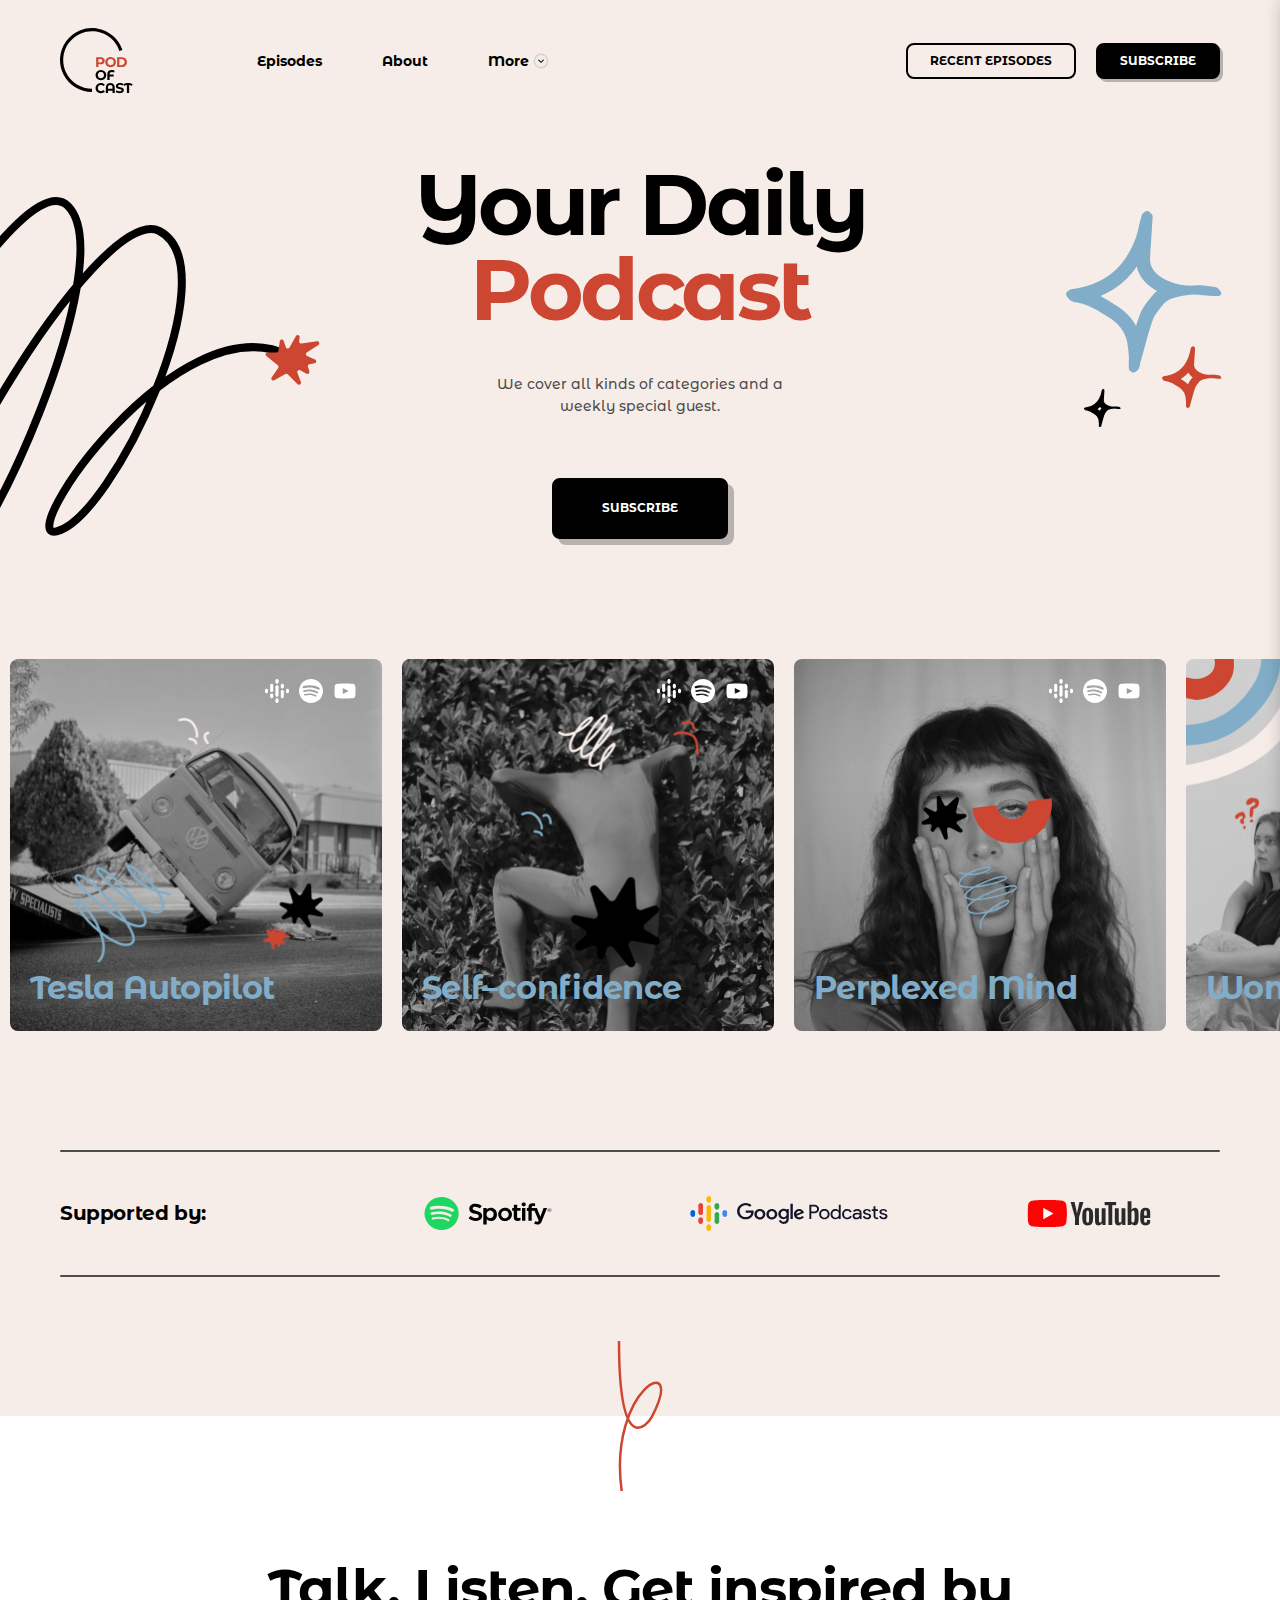
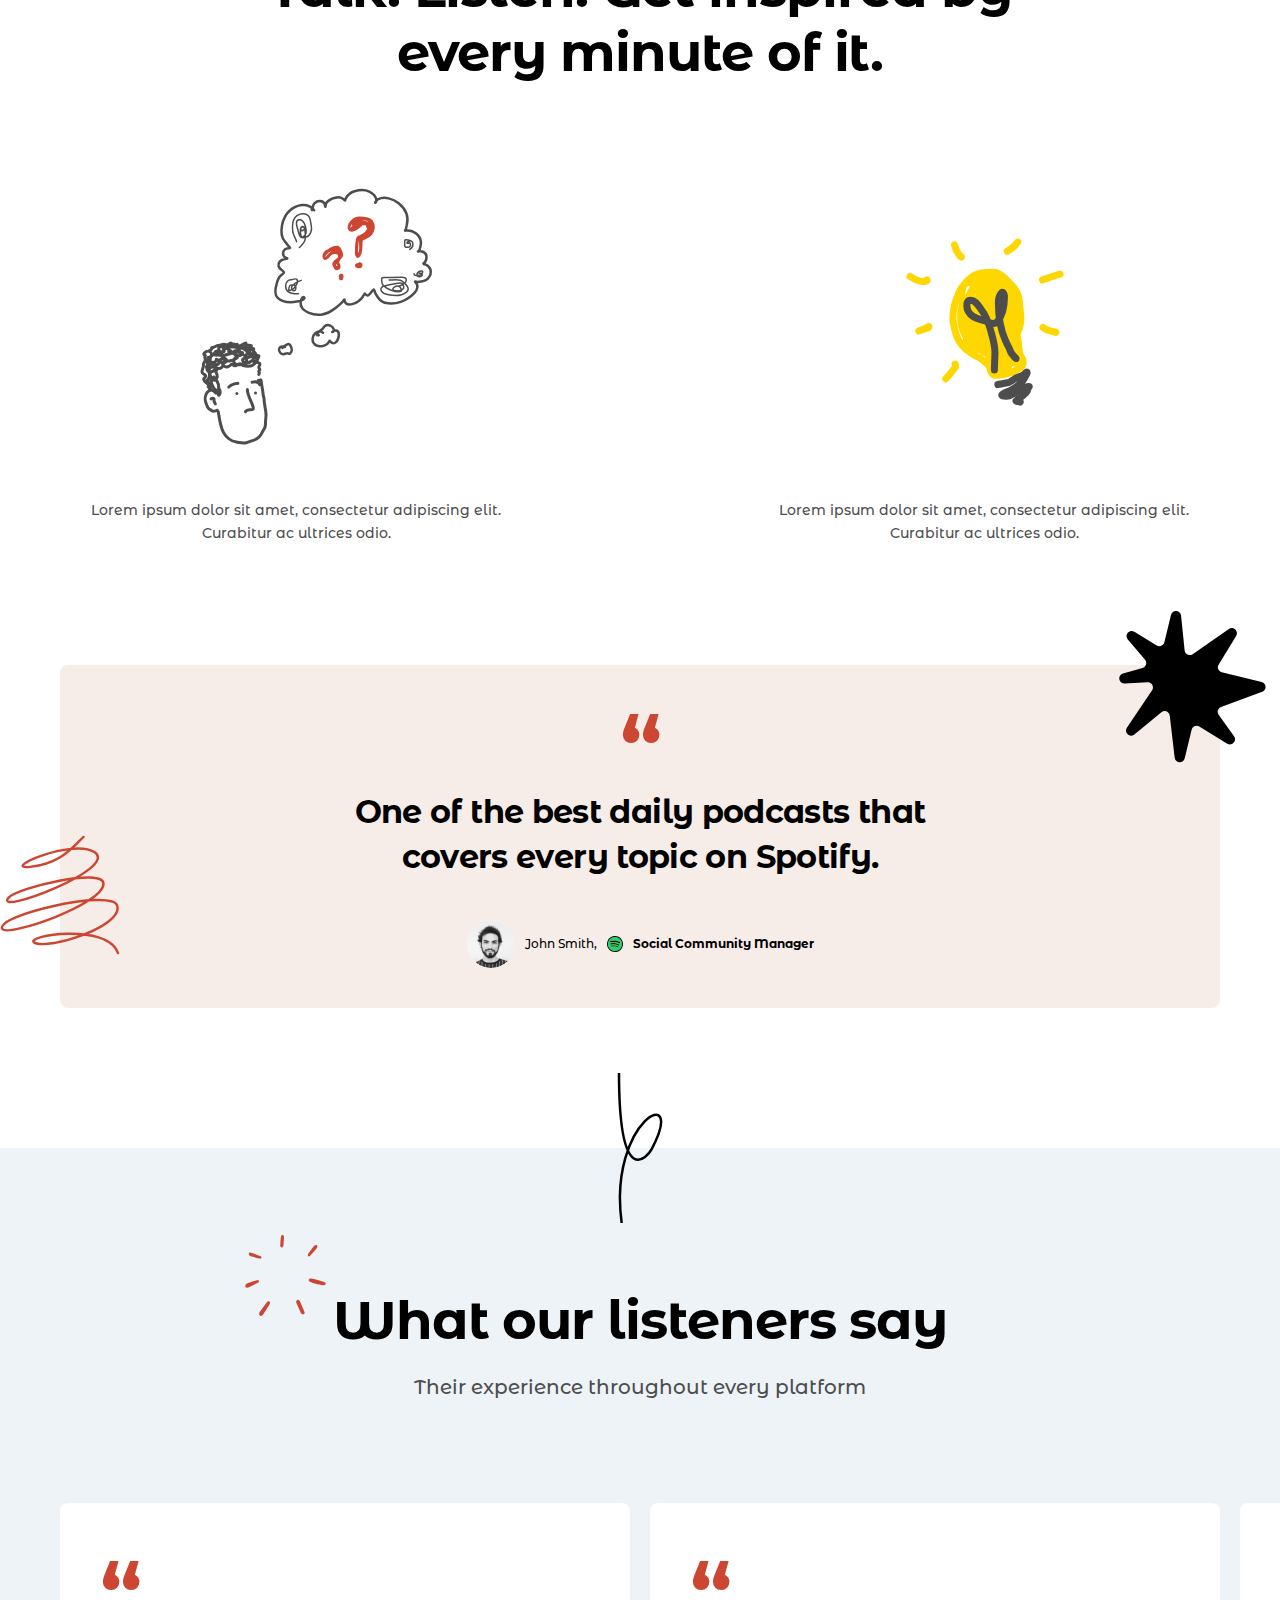
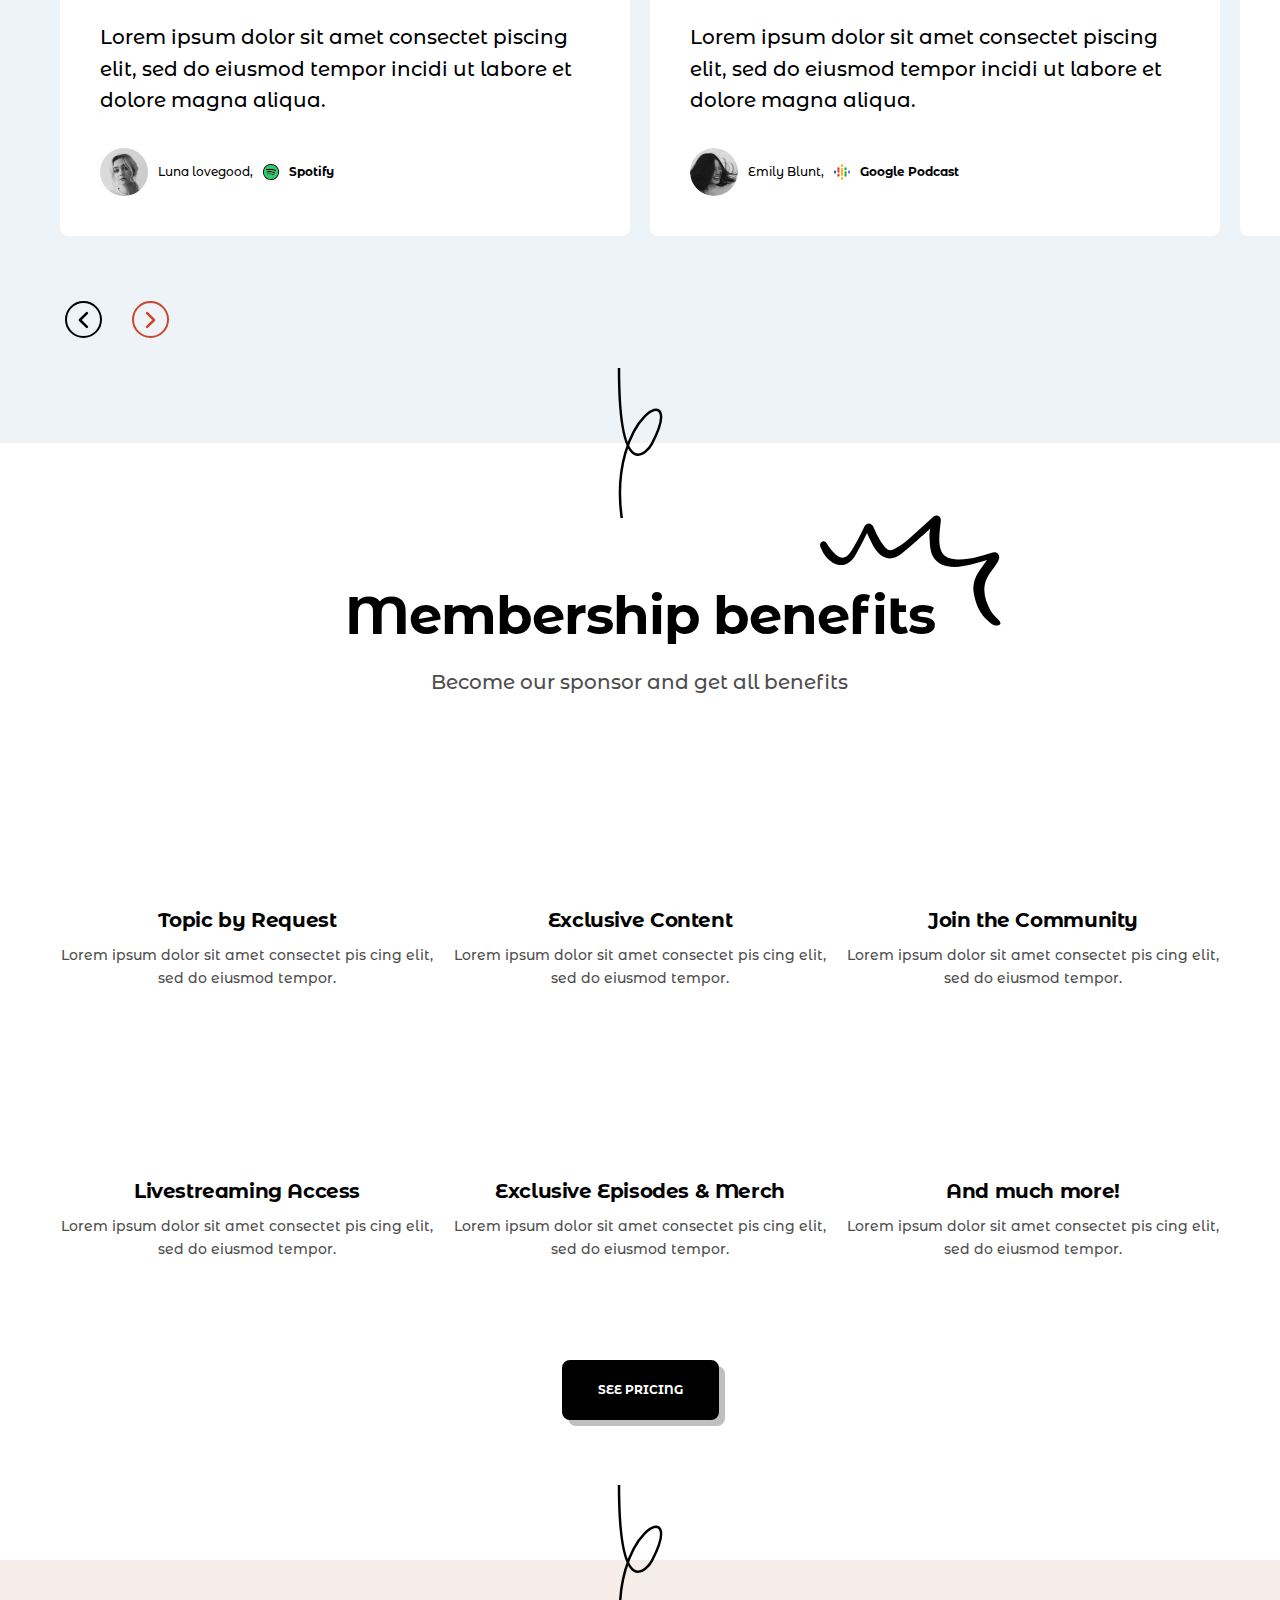
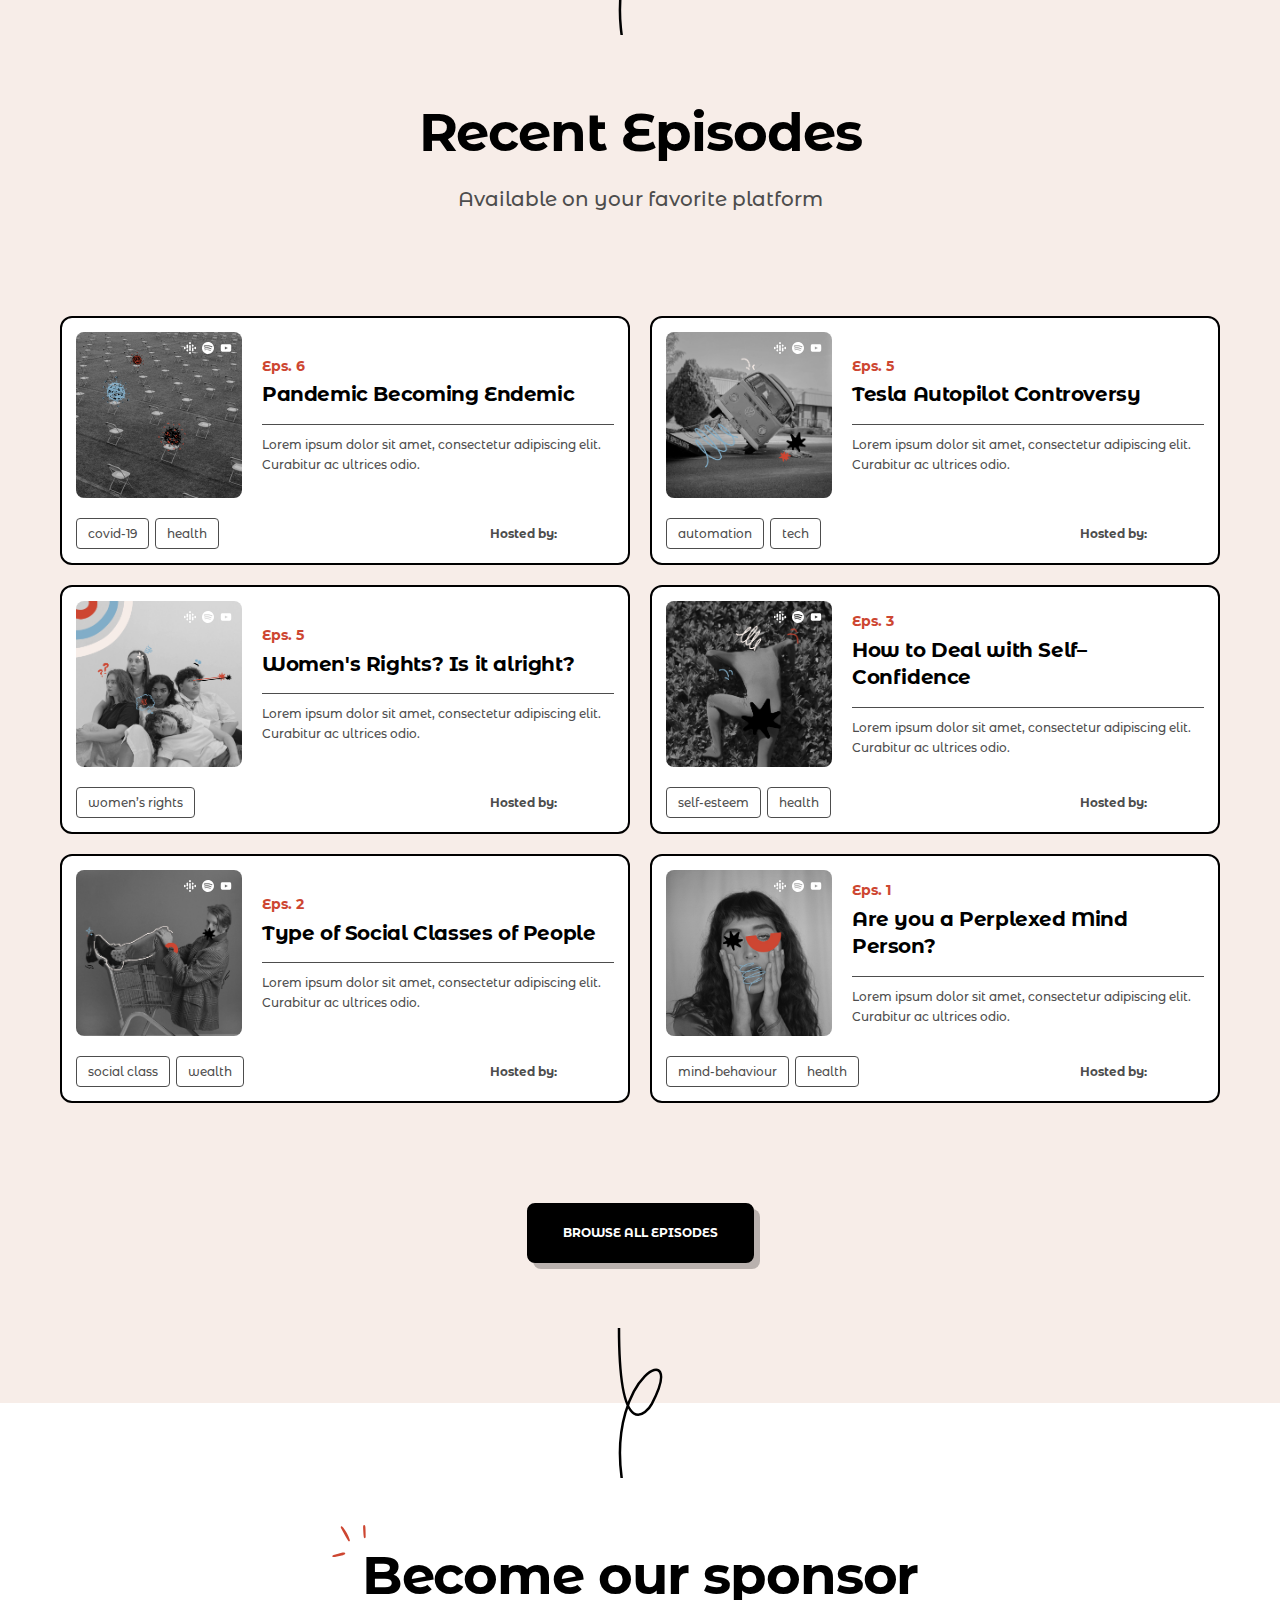
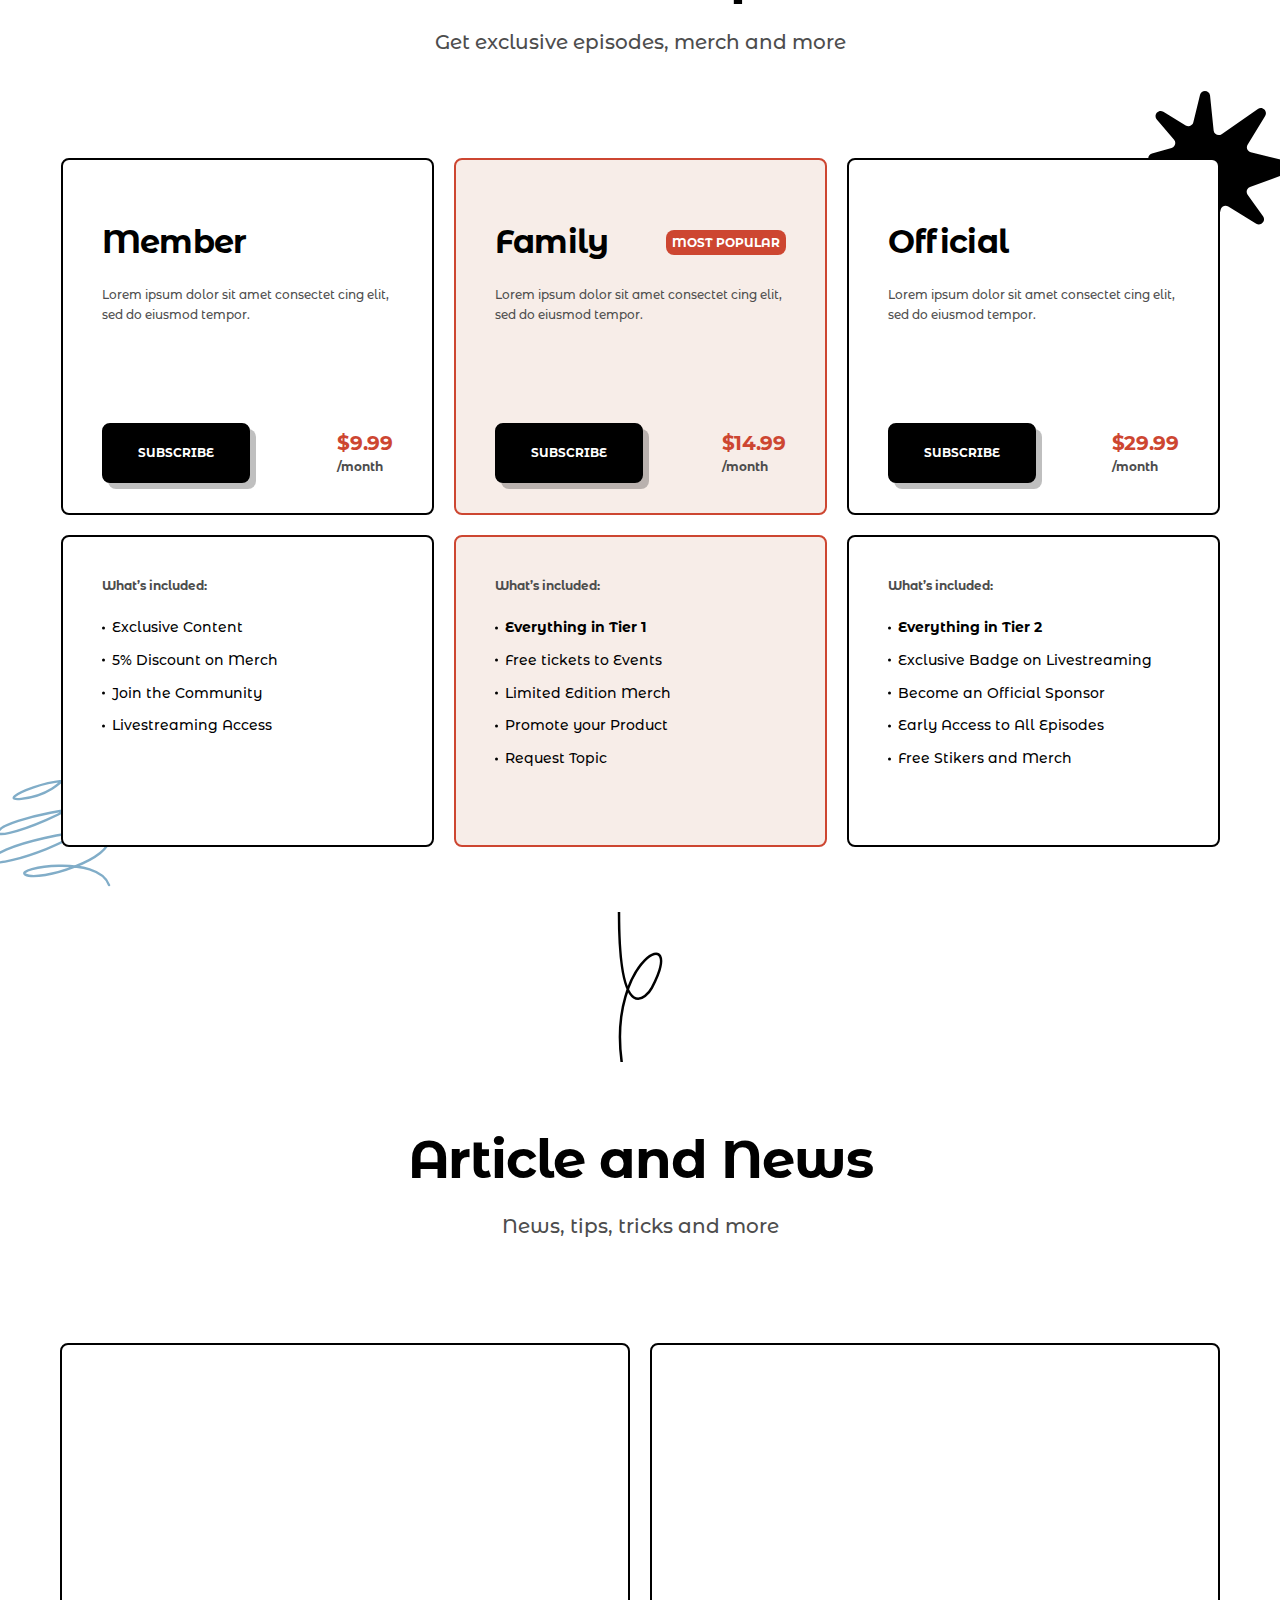
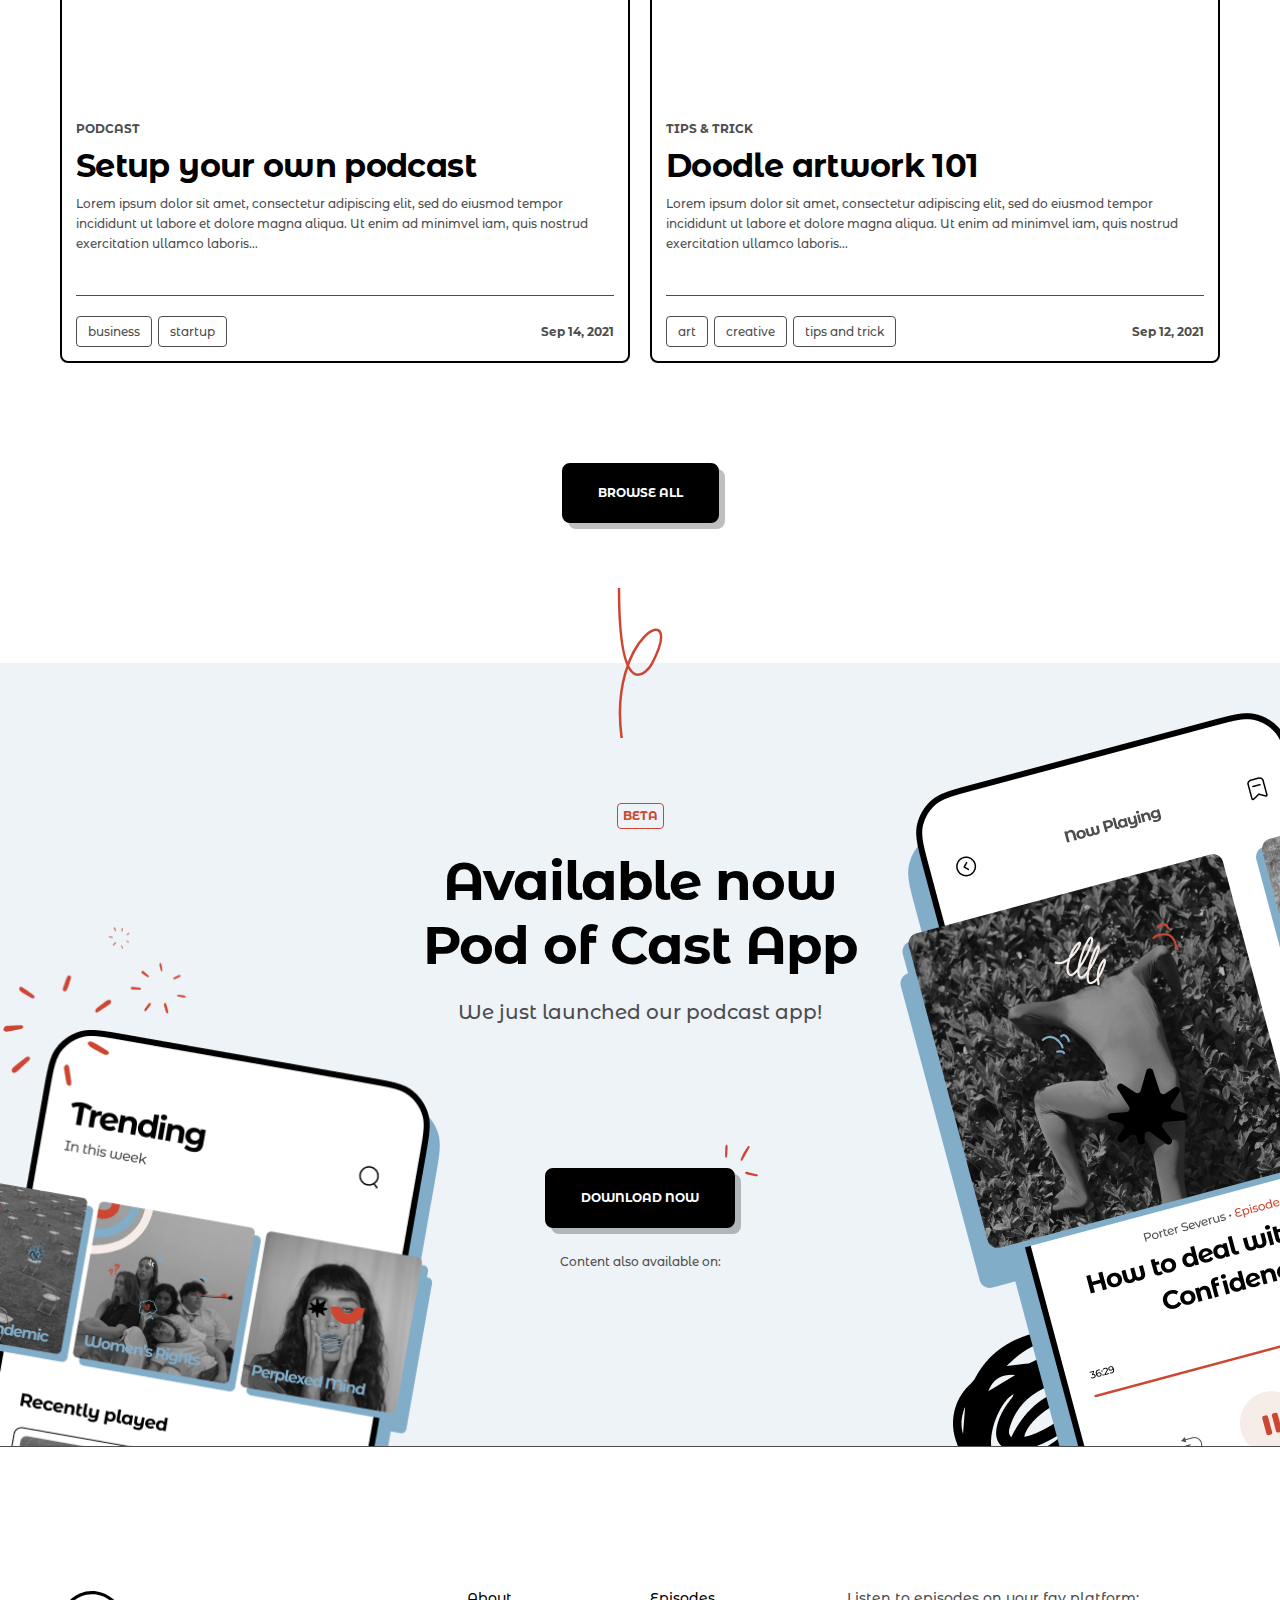
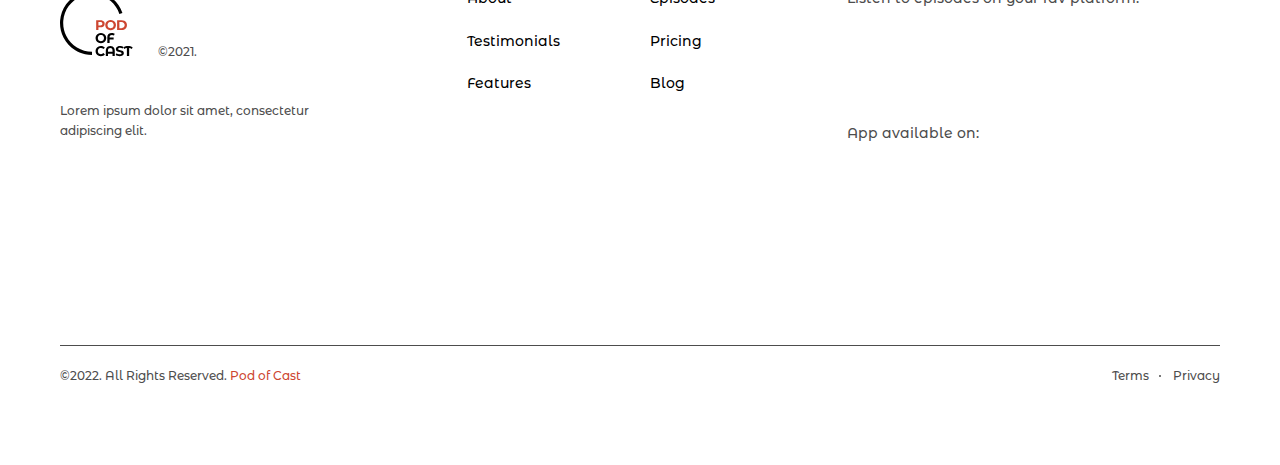
<file: index.html>
<!DOCTYPE html>
<html lang="en">

<head>
    <meta charset="UTF-8">
    <meta name="viewport" content="width=device-width, initial-scale=1.0">
    <link rel="stylesheet" href="./css/style.css">
    <title>Pod Of Cast - Your Daily Podcast</title>
</head>

<body>
    <header class="header">
        <nav class="nav container">
            <a class="logo" href="./index.html"><img src="./images/logo.svg" alt="Pod Of Cast" width="74" height="74" loading="lazy"></a>
            <ul class="nav__list">
                <li class="nav__item"><a class="nav__link" href="./perplexed-mind.html#episodes" target="_blank">Episodes</a></li>
                <li class="nav__item"><a class="nav__link" href="./about.html" target="_blank">About</a></li>
                <li class="nav__item nav__item-more">
                    <div class="nav__link nav__link-more" href="#" target="_blank">
                        <span>More</span>
                        <img src="./images/arrow-down.svg" alt="" width="16" height="16" loading="lazy">
                        <ul class="nav__item-details">
                            <li class="nav__item"><a class="nav__link" href="#testimonials">Testimonials</a></li>
                            <li class="nav__item"><a class="nav__link" href="#benefits">Features</a></li>
                            <li class="nav__item"><a class="nav__link" href="#pricing">Pricing</a></li>
                            <li class="nav__item"><a class="nav__link" href="./blog.html" target="_blank">Blog</a></li>
                        </ul>
                    </div>
                </li>
            </ul>
            <div class="nav__buttons">
                <a class="button button--small button--transparent" href="#recent">RECENT EPISODES</a>
                <a class="button button--small" href="#" target="_blank">SUBSCRIBE</a>
            </div>
            <button class="burger-button">
                <span class="visually-hidden">Open mobile menu</span>
                <span></span>
                <span></span>
                <span></span>
            </button>
        </nav>
    </header>
    <div class="mobile-menu">
        <div class="mobile-menu__body">
            <button class="mobile-menu__close-button">
                <span class="visually-hidden">close menu</span>
            </button>
            <nav class="mobile-menu__nav">
                <ul class="mobile-menu__list">
                    <li class="mobile-menu__item"><a class="mobile-menu__item-link" href="./perplexed-mind.html" target="_blank">Episodes</a></li>
                    <li class="mobile-menu__item"><a class="mobile-menu__item-link" href="./about.html" target="_blank">About</a></li>
                    <li class="mobile-menu__item"><a class="mobile-menu__item-link" href="#testimonials">Testimonials</a></li>
                    <li class="mobile-menu__item"><a class="mobile-menu__item-link" href="#benefits">Features</a></li>
                    <li class="mobile-menu__item"><a class="mobile-menu__item-link" href="#pricing">Pricing</a></li>
                    <li class="mobile-menu__item"><a class="mobile-menu__item-link" href="./blog.html" target="_blank">Blog</a></li>
                </ul>
                <ul class="mobile-menu__buttons">
                    <li class="mobile-menu__button"><a class="button" href="#recent">RECENT EPISODES</a></li>
                    <li class="mobile-menu__button"><a class="button " href="#" target="_blank">SUBSCRIBE</a>
                    </li>
                </ul>
            </nav>
        </div>
        <div class="mobile-menu__overlay"></div>
    </div>
    <main class="main">
        <section class="first-screen top">
            <div class="first-screen__content container">
                <h1 class="first-screen__title display-heading">Your Daily <span>Podcast</span></h1>
                <p class="first-screen__text text">We cover all kinds of categories and a weekly special guest.</p>
                <a class="first-screen__button button" href="#" target="_blank">SUBSCRIBE</a>
            </div>
            <div class="covers">
                <div class="covers__track">
                    <ul class="covers__list">
                        <li class="cover cover--small" style="background-image: url(./images/covers/tesla-autopilot.jpg);">
                            <a class="cover__link" href="./tesla-autopilot.html" target="_blank"><span class="visually-hidden">Tesla Autopilot</span></a>
                            <ul class="cover__platforms">
                                <li class="cover__platform"><img src="./images/platforms/google-podcast-icon-small.svg" alt="Google Podcast" width="24" height="24" loading="lazy"></li>
                                <li class="cover__platform"><img src="./images/platforms/spotify-icon-small.svg" alt="Spotify" width="24" height="24" loading="lazy"></li>
                                <li class="cover__platform"><img src="./images/platforms/youtube-icon-small.svg" alt="YouTube" width="24" height="24" loading="lazy"></li>
                            </ul>
                            <h2 class="cover__title">Tesla Autopilot</h2>
                        </li>
                        <li class="cover cover--small" style="background-image: url(./images/covers/self–confidence.jpg);">
                            <a class="cover__link" href="./self–confidence.html" target="_blank"><span class="visually-hidden">Self–confidence</span></a>
                            <ul class="cover__platforms">
                                <li class="cover__platform"><img src="./images/platforms/google-podcast-icon-small.svg" alt="Google Podcast" width="24" height="24" loading="lazy"></li>
                                <li class="cover__platform"><img src="./images/platforms/spotify-icon-small.svg" alt="Spotify" width="24" height="24" loading="lazy"></li>
                                <li class="cover__platform"><img src="./images/platforms/youtube-icon-small.svg" alt="YouTube" width="24" height="24" loading="lazy"></li>
                            </ul>
                            <h2 class="cover__title">Self–confidence</h2>
                        </li>
                        <li class="cover cover--small" style="background-image: url(./images/covers/perplexed-mind.jpg);">
                            <a class="cover__link" href="./perplexed-mind.html" target="_blank"><span class="visually-hidden">Perplexed Mind</span></a>
                            <ul class="cover__platforms">
                                <li class="cover__platform"><img src="./images/platforms/google-podcast-icon-small.svg" alt="Google Podcast" width="24" height="24" loading="lazy"></li>
                                <li class="cover__platform"><img src="./images/platforms/spotify-icon-small.svg" alt="Spotify" width="24" height="24" loading="lazy"></li>
                                <li class="cover__platform"><img src="./images/platforms/youtube-icon-small.svg" alt="YouTube" width="24" height="24" loading="lazy"></li>
                            </ul>
                            <h2 class="cover__title">Perplexed Mind</h2>
                        </li>
                        <li class="cover cover--small" style="background-image: url(./images/covers/womens-rights.jpg);">
                            <a class="cover__link" href="./perplexed-mind.html" target="_blank"><span class="visually-hidden">Women’s Rights</span></a>
                            <ul class="cover__platforms">
                                <li class="cover__platform"><img src="./images/platforms/google-podcast-icon-small.svg" alt="Google Podcast" width="24" height="24" loading="lazy"></li>
                                <li class="cover__platform"><img src="./images/platforms/spotify-icon-small.svg" alt="Spotify" width="24" height="24" loading="lazy"></li>
                                <li class="cover__platform"><img src="./images/platforms/youtube-icon-small.svg" alt="YouTube" width="24" height="24" loading="lazy"></li>
                            </ul>
                            <h2 class="cover__title">Women’s Rights</h2>
                        </li>
                        <li class="cover cover--small" style="background-image: url(./images/covers/social-class.jpg);">
                            <a class="cover__link" href="./self–confidence.html" target="_blank"><span class="visually-hidden">Social Class</span></a>
                            <ul class="cover__platforms">
                                <li class="cover__platform"><img src="./images/platforms/google-podcast-icon-small.svg" alt="Google Podcast" width="24" height="24" loading="lazy"></li>
                                <li class="cover__platform"><img src="./images/platforms/spotify-icon-small.svg" alt="Spotify" width="24" height="24" loading="lazy"></li>
                                <li class="cover__platform"><img src="./images/platforms/youtube-icon-small.svg" alt="YouTube" width="24" height="24" loading="lazy"></li>
                            </ul>
                            <h2 class="cover__title">Social Class</h2>
                        </li>
                    </ul>
                    <ul class="covers__list">
                        <li class="cover cover--small" style="background-image: url(./images/covers/tesla-autopilot.jpg);">
                            <a class="cover__link" href="./tesla-autopilot.html" target="_blank"><span class="visually-hidden">Tesla Autopilot</span></a>
                            <ul class="cover__platforms">
                                <li class="cover__platform"><img src="./images/platforms/google-podcast-icon-small.svg" alt="Google Podcast" width="24" height="24" loading="lazy"></li>
                                <li class="cover__platform"><img src="./images/platforms/spotify-icon-small.svg" alt="Spotify" width="24" height="24" loading="lazy"></li>
                                <li class="cover__platform"><img src="./images/platforms/youtube-icon-small.svg" alt="YouTube" width="24" height="24" loading="lazy"></li>
                            </ul>
                            <h2 class="cover__title">Tesla Autopilot</h2>
                        </li>
                        <li class="cover cover--small" style="background-image: url(./images/covers/self–confidence.jpg);">
                            <a class="cover__link" href="./self–confidence.html" target="_blank"><span class="visually-hidden">Self–confidence</span></a>
                            <ul class="cover__platforms">
                                <li class="cover__platform"><img src="./images/platforms/google-podcast-icon-small.svg" alt="Google Podcast" width="24" height="24" loading="lazy"></li>
                                <li class="cover__platform"><img src="./images/platforms/spotify-icon-small.svg" alt="Spotify" width="24" height="24" loading="lazy"></li>
                                <li class="cover__platform"><img src="./images/platforms/youtube-icon-small.svg" alt="YouTube" width="24" height="24" loading="lazy"></li>
                            </ul>
                            <h2 class="cover__title">Self–confidence</h2>
                        </li>
                        <li class="cover cover--small" style="background-image: url(./images/covers/perplexed-mind.jpg);">
                            <a class="cover__link" href="./perplexed-mind.html" target="_blank"><span class="visually-hidden">Perplexed Mind</span></a>
                            <ul class="cover__platforms">
                                <li class="cover__platform"><img src="./images/platforms/google-podcast-icon-small.svg" alt="Google Podcast" width="24" height="24" loading="lazy"></li>
                                <li class="cover__platform"><img src="./images/platforms/spotify-icon-small.svg" alt="Spotify" width="24" height="24" loading="lazy"></li>
                                <li class="cover__platform"><img src="./images/platforms/youtube-icon-small.svg" alt="YouTube" width="24" height="24" loading="lazy"></li>
                            </ul>
                            <h2 class="cover__title">Perplexed Mind</h2>
                        </li>
                        <li class="cover cover--small" style="background-image: url(./images/covers/womens-rights.jpg);">
                            <a class="cover__link" href="./perplexed-mind.html" target="_blank"><span class="visually-hidden">Women’s Rights</span></a>
                            <ul class="cover__platforms">
                                <li class="cover__platform"><img src="./images/platforms/google-podcast-icon-small.svg" alt="Google Podcast" width="24" height="24" loading="lazy"></li>
                                <li class="cover__platform"><img src="./images/platforms/spotify-icon-small.svg" alt="Spotify" width="24" height="24" loading="lazy"></li>
                                <li class="cover__platform"><img src="./images/platforms/youtube-icon-small.svg" alt="YouTube" width="24" height="24" loading="lazy"></li>
                            </ul>
                            <h2 class="cover__title">Women’s Rights</h2>
                        </li>
                        <li class="cover cover--small" style="background-image: url(./images/covers/social-class.jpg);">
                            <a class="cover__link" href="./self–confidence.html" target="_blank"><span class="visually-hidden">Social Class</span></a>
                            <ul class="cover__platforms">
                                <li class="cover__platform"><img src="./images/platforms/google-podcast-icon-small.svg" alt="Google Podcast" width="24" height="24" loading="lazy"></li>
                                <li class="cover__platform"><img src="./images/platforms/spotify-icon-small.svg" alt="Spotify" width="24" height="24" loading="lazy"></li>
                                <li class="cover__platform"><img src="./images/platforms/youtube-icon-small.svg" alt="YouTube" width="24" height="24" loading="lazy"></li>
                            </ul>
                            <h2 class="cover__title">Social Class</h2>
                        </li>
                    </ul>
                </div>
            </div>
            <div class="container">
                <div class="platforms">
                    <h2 class="platforms__title">Supported&nbsp;by:</h2>
                    <ul class="platforms__list">
                        <li class="platforms__item"><img class="platforms__logo" src="./images/platforms/spotify.svg" alt="Spotify" width="128" height="34" loading="lazy"></li>
                        <li class="platforms__item"><img class="platforms__logo" src="./images/platforms/google-podcast.svg" alt="Google Podcast" width="198" height="36" loading="lazy"></li>
                        <li class="platforms__item"><img class="platforms__logo" src="./images/platforms/youtube.svg" alt="YouTube" width="124" height="28" loading="lazy"></li>
                    </ul>
                </div>
            </div>
            <div class="scribble"></div>
        </section>
        <section class="main-about">
            <div class="container">
                <h2 class="main-about__title title">Talk. Listen. Get inspired by every minute of it.</h2>
                <div class="main-about__content">
                    <div class="main-about__item">
                        <img class="main-about__image" src="./images/about-image-1.svg" alt="" width="275" height="275" loading="lazy">
                        <p class="main-about__text">Lorem ipsum dolor sit amet, consectetur adipiscing elit. Curabitur ac ultrices odio. </p>
                    </div>
                    <div class="main-about__item">
                        <img class="main-about__image" src="./images/about-image-2.svg" alt="" width="275" height="275" loading="lazy">
                        <p class="main-about__text">Lorem ipsum dolor sit amet, consectetur adipiscing elit. Curabitur ac ultrices odio. </p>
                    </div>
                </div>
                <div class="main-about__quote quote">
                    <blockquote class="qoute__content">
                        <span class="quote__icon">“</span>
                        <p class="quote__text">One of the best daily podcasts that covers every topic on Spotify.</p>
                    </blockquote>
                    <div class="quote__author author">
                        <div class="quote__author-info author__info">
                            <img class="quote__author-image author__image" src="./images/authors/john-smith.jpg" alt="John Smith" width="48" height="48" loading="lazy">
                            <div class="quote__author-name author__name">John Smith,</div>
                        </div>
                        <div class="quote__author-post author__post">
                            <img src="./images/platforms/spotify-icon-colored.svg" alt="Spotify" width="16" height="16" loading="lazy">
                            <span>Social Community Manager</span>
                        </div>
                    </div>
                </div>
            </div>
            <div class="scribble scribble--dark"></div>
        </section>
        <section class="testimonials" id="testimonials">
            <div class="testimonials__inner">
                <div class="heading">
                    <h2 class="testimonials__title title">What our listeners say</h2>
                    <p class="heading__text">Their experience throughout every platform</p>
                </div>
                <div class="testimonials__slider slider">
                    <div class="slider__inner swiper">
                        <div class="swiper-wrapper">
                            <div class="testimonials__item slider__item swiper-slide">
                                <div class="testimonials__item-icon">“</div>
                                <p class="testimonials__item-text">Lorem ipsum dolor sit amet consectet piscing elit, sed do eiusmod tempor incidi ut labore et dolore magna aliqua.</p>
                                <div class="author">
                                    <div class="author__info">
                                        <img class="author__image" src="./images/authors/luna-lovegood.jpg" alt="John Smith" width="48" height="48" loading="lazy">
                                        <div class="author__name">Luna lovegood,</div>
                                    </div>
                                    <div class="author__post">
                                        <img src="./images/platforms/spotify-icon-colored.svg" alt="Spotify" width="16" height="16" loading="lazy">
                                        <span>Spotify</span>
                                    </div>
                                </div>
                            </div>
                            <div class="testimonials__item slider__item swiper-slide">
                                <div class="testimonials__item-icon">“</div>
                                <p class="testimonials__item-text">Lorem ipsum dolor sit amet consectet piscing elit, sed do eiusmod tempor incidi ut labore et dolore magna aliqua.</p>
                                <div class="author">
                                    <div class="author__info">
                                        <img class="author__image" src="./images/authors/emily-blunt.jpg" alt="John Smith" width="48" height="48" loading="lazy">
                                        <div class="author__name">Emily Blunt,</div>
                                    </div>
                                    <div class="author__post">
                                        <img src="./images/platforms/google-podcast-icon-colored.svg" alt="Spotify" width="16" height="16" loading="lazy">
                                        <span>Google Podcast</span>
                                    </div>
                                </div>
                            </div>
                            <div class="testimonials__item slider__item swiper-slide">
                                <div class="testimonials__item-icon">“</div>
                                <p class="testimonials__item-text">Lorem ipsum dolor sit amet consectet piscing elit, sed do eiusmod tempor incidi ut labore et dolore magna aliqua.</p>
                                <div class="author">
                                    <div class="author__info">
                                        <img class="author__image" src="./images/authors/mia-winters.jpg" alt="John Smith" width="48" height="48" loading="lazy">
                                        <div class="author__name">Mia Winters,</div>
                                    </div>
                                    <div class="author__post">
                                        <img src="./images/platforms/apple-podcast-icon-colored.svg" alt="Spotify" width="16" height="16" loading="lazy">
                                        <span>Apple Podcast</span>
                                    </div>
                                </div>
                            </div>
                            <div class="testimonials__item slider__item swiper-slide">
                                <div class="testimonials__item-icon">“</div>
                                <p class="testimonials__item-text">Lorem ipsum dolor sit amet consectet piscing elit, sed do eiusmod tempor incidi ut labore et dolore magna aliqua.</p>
                                <div class="author">
                                    <div class="author__info">
                                        <img class="author__image" src="./images/authors/john-smith.jpg" alt="John Smith" width="48" height="48" loading="lazy">
                                        <div class="author__name">John Smith,</div>
                                    </div>
                                    <div class="author__post">
                                        <img src="./images/platforms/spotify-icon-colored.svg" alt="Spotify" width="16" height="16" loading="lazy">
                                        <span>Spotify</span>
                                    </div>
                                </div>
                            </div>
                        </div>
                    </div>
                    <div class="slider__buttons">
                        <button class="slider__button slider__button-prev">
                            <span class="visually-hidden">prev slide</span>
                            <svg width="11" height="18" viewBox="0 0 11 18" fill="none" xmlns="http://www.w3.org/2000/svg">
                                <path d="M8.88467 2.05811L1.91267 9.00011L8.88467 15.9421" stroke="black" stroke-width="2.5" stroke-linecap="round" stroke-linejoin="round" />
                            </svg>
                        </button>
                        <button class="slider__button slider__button-next">
                            <span class="visually-hidden">next slide</span>
                            <svg width="11" height="18" viewBox="0 0 11 18" fill="none" xmlns="http://www.w3.org/2000/svg">
                                <path d="M2.11533 15.942L9.08733 9.00002L2.11533 2.05801" stroke="#CD4631" stroke-width="2.5" stroke-linecap="round" stroke-linejoin="round" />
                            </svg>
                        </button>
                    </div>
                </div>
            </div>
            <div class="scribble scribble--dark"></div>
        </section>
        <section class="benefits" id="benefits">
            <div class="benefits__inner container">
                <div class="heading">
                    <h2 class="benefits__title title">Membership benefits</h2>
                    <p class="heading__text">Become our sponsor and get all benefits</p>
                </div>
                <ul class="benefits__list">
                    <li class="benefits__item">
                        <img class="benefits__item-icon" src="./images/benefits-icons/benefits-icon-1.svg" alt="" width="78" height="78" loading="lazy">
                        <h3 class="benefits__item-title">Topic by Request</h3>
                        <p class="benefits__item-text">Lorem ipsum dolor sit amet consectet pis cing elit, sed do eiusmod tempor.</p>
                    </li>
                    <li class="benefits__item">
                        <img class="benefits__item-icon" src="./images/benefits-icons/benefits-icon-2.svg" alt="" width="78" height="78" loading="lazy">
                        <h3 class="benefits__item-title">Exclusive Content</h3>
                        <p class="benefits__item-text">Lorem ipsum dolor sit amet consectet pis cing elit, sed do eiusmod tempor.</p>
                    </li>
                    <li class="benefits__item">
                        <img class="benefits__item-icon" src="./images/benefits-icons/benefits-icon-3.svg" alt="" width="78" height="78" loading="lazy">
                        <h3 class="benefits__item-title">Join the Community</h3>
                        <p class="benefits__item-text">Lorem ipsum dolor sit amet consectet pis cing elit, sed do eiusmod tempor.</p>
                    </li>
                    <li class="benefits__item">
                        <img class="benefits__item-icon" src="./images/benefits-icons/benefits-icon-4.svg" alt="" width="78" height="78" loading="lazy">
                        <h3 class="benefits__item-title">Livestreaming Access</h3>
                        <p class="benefits__item-text">Lorem ipsum dolor sit amet consectet pis cing elit, sed do eiusmod tempor.</p>
                    </li>
                    <li class="benefits__item">
                        <img class="benefits__item-icon" src="./images/benefits-icons/benefits-icon-5.svg" alt="" width="78" height="78" loading="lazy">
                        <h3 class="benefits__item-title">Exclusive Episodes & Merch</h3>
                        <p class="benefits__item-text">Lorem ipsum dolor sit amet consectet pis cing elit, sed do eiusmod tempor.</p>
                    </li>
                    <li class="benefits__item">
                        <img class="benefits__item-icon" src="./images/benefits-icons/benefits-icon-6.svg" alt="" width="78" height="78" loading="lazy">
                        <h3 class="benefits__item-title">And much more!</h3>
                        <p class="benefits__item-text">Lorem ipsum dolor sit amet consectet pis cing elit, sed do eiusmod tempor.</p>
                    </li>
                </ul>
                <a class="button" href="#pricing">SEE PRICING</a>
                <div class="scribble scribble--dark"></div>
            </div>
        </section>
        <section class="recent" id="recent">
            <div class="recent__inner container">
                <div class="heading">
                    <h2 class="title">Recent Episodes</h2>
                    <p class="heading__text">Available on your favorite platform</p>
                </div>
                <ul class="recent__items">
                    <li class="__item">
                        <article class="episode card card--small">
                            <div class="episode__content">
                                <div class="episode__cover" style="background-image: url(./images/covers/pandemic-becoming-endemic.jpg);">
                                    <ul class="episode__cover-platforms">
                                        <li class="episode__cover-platform"><img src="./images/platforms/google-podcast-icon-small.svg" alt="Google Podcast" width="12" height="12" loading="lazy"></li>
                                        <li class="episode__cover-platform"><img src="./images/platforms/spotify-icon-small.svg" alt="Spotify" width="12" height="12" loading="lazy"></li>
                                        <li class="episode__cover-platform"><img src="./images/platforms/youtube-icon-small.svg" alt="YouTube" width="12" height="12" loading="lazy"></li>
                                    </ul>
                                </div>
                                <div class="episode__info">
                                    <div class="episode__heading">
                                        <div class="episode__number">Eps. 6</div>
                                        <h2 class="episode__title"><a class="episode__link" href="./pandemic-becoming-endemic.html" target="_blank">Pandemic Becoming Endemic</a></h2>
                                    </div>
                                    <p class="episode__text">Lorem ipsum dolor sit amet, consectetur adipiscing elit. Curabitur ac ultrices odio.</p>
                                </div>
                            </div>
                            <div class="episode__bottom">
                                <ul class="episode__tags tags">
                                    <li class="episode__tag tag">covid-19</li>
                                    <li class="episode__tag tag">health</li>
                                </ul>
                                <div class="episode__host">
                                    <span class="episode__host-text">Hosted by:</span>
                                    <ul class="episode__host-list">
                                        <li class="episode__host-item"><img class="episode__host-image" src="./images/hosts/host-1.jpg" alt="First host name" width="25" height="25" loading="lazy"></li>
                                        <li class="episode__host-item"><img class="episode__host-image" src="./images/hosts/host-2.jpg" alt="Second host name" width="25" height="25" loading="lazy"></li>
                                    </ul>
                                </div>
                            </div>
                        </article>
                    </li>
                    <li class="__item">
                        <article class="episode card card--small">
                            <div class="episode__content">
                                <div class="episode__cover" style="background-image: url(./images/covers/tesla-autopilot.jpg);">
                                    <ul class="episode__cover-platforms">
                                        <li class="episode__cover-platform"><img src="./images/platforms/google-podcast-icon-small.svg" alt="Google Podcast" width="12" height="12" loading="lazy"></li>
                                        <li class="episode__cover-platform"><img src="./images/platforms/spotify-icon-small.svg" alt="Spotify" width="12" height="12" loading="lazy"></li>
                                        <li class="episode__cover-platform"><img src="./images/platforms/youtube-icon-small.svg" alt="YouTube" width="12" height="12" loading="lazy"></li>
                                    </ul>
                                </div>
                                <div class="episode__info">
                                    <div class="episode__heading">
                                        <div class="episode__number">Eps. 5</div>
                                        <h2 class="episode__title"><a class="episode__link" href="./tesla-autopilot.html" target="_blank">Tesla Autopilot Controversy</a></h2>
                                    </div>
                                    <p class="episode__text">Lorem ipsum dolor sit amet, consectetur adipiscing elit. Curabitur ac ultrices odio.</p>
                                </div>
                            </div>
                            <div class="episode__bottom">
                                <ul class="episode__tags tags">
                                    <li class="episode__tag tag">automation</li>
                                    <li class="episode__tag tag">tech</li>
                                </ul>
                                <div class="episode__host">
                                    <span class="episode__host-text">Hosted by:</span>
                                    <ul class="episode__host-list">
                                        <li class="episode__host-item"><img class="episode__host-image" src="./images/hosts/host-1.jpg" alt="First host name" width="25" height="25" loading="lazy"></li>
                                        <li class="episode__host-item"><img class="episode__host-image" src="./images/hosts/host-2.jpg" alt="Second host name" width="25" height="25" loading="lazy"></li>
                                    </ul>
                                </div>
                            </div>
                        </article>
                    </li>
                    <li class="__item">
                        <article class="episode card card--small">
                            <div class="episode__content">
                                <div class="episode__cover" style="background-image: url(./images/covers/womens-rights.jpg);">
                                    <ul class="episode__cover-platforms">
                                        <li class="episode__cover-platform"><img src="./images/platforms/google-podcast-icon-small.svg" alt="Google Podcast" width="12" height="12" loading="lazy"></li>
                                        <li class="episode__cover-platform"><img src="./images/platforms/spotify-icon-small.svg" alt="Spotify" width="12" height="12" loading="lazy"></li>
                                        <li class="episode__cover-platform"><img src="./images/platforms/youtube-icon-small.svg" alt="YouTube" width="12" height="12" loading="lazy"></li>
                                    </ul>
                                </div>
                                <div class="episode__info">
                                    <div class="episode__heading">
                                        <div class="episode__number">Eps. 5</div>
                                        <h2 class="episode__title"><a class="episode__link" href="./self–confidence.html" target="_blank">Women's Rights? Is it alright?</a></h2>
                                    </div>
                                    <p class="episode__text">Lorem ipsum dolor sit amet, consectetur adipiscing elit. Curabitur ac ultrices odio.</p>
                                </div>
                            </div>
                            <div class="episode__bottom">
                                <ul class="episode__tags tags">
                                    <li class="episode__tag tag">women’s rights</li>
                                </ul>
                                <div class="episode__host">
                                    <span class="episode__host-text">Hosted by:</span>
                                    <ul class="episode__host-list">
                                        <li class="episode__host-item"><img class="episode__host-image" src="./images/hosts/host-1.jpg" alt="First host name" width="25" height="25" loading="lazy"></li>
                                        <li class="episode__host-item"><img class="episode__host-image" src="./images/hosts/host-2.jpg" alt="Second host name" width="25" height="25" loading="lazy"></li>
                                    </ul>
                                </div>
                            </div>
                        </article>
                    </li>
                    <li class="__item">
                        <article class="episode card card--small">
                            <div class="episode__content">
                                <div class="episode__cover" style="background-image: url(./images/covers/self–confidence.jpg);">
                                    <ul class="episode__cover-platforms">
                                        <li class="episode__cover-platform"><img src="./images/platforms/google-podcast-icon-small.svg" alt="Google Podcast" width="12" height="12" loading="lazy"></li>
                                        <li class="episode__cover-platform"><img src="./images/platforms/spotify-icon-small.svg" alt="Spotify" width="12" height="12" loading="lazy"></li>
                                        <li class="episode__cover-platform"><img src="./images/platforms/youtube-icon-small.svg" alt="YouTube" width="12" height="12" loading="lazy"></li>
                                    </ul>
                                </div>
                                <div class="episode__info">
                                    <div class="episode__heading">
                                        <div class="episode__number">Eps. 3</div>
                                        <h2 class="episode__title"><a class="episode__link" href="self–confidence.html" target="_blank">How to Deal with Self–Confidence</a></h2>
                                    </div>
                                    <p class="episode__text">Lorem ipsum dolor sit amet, consectetur adipiscing elit. Curabitur ac ultrices odio.</p>
                                </div>
                            </div>
                            <div class="episode__bottom">
                                <ul class="episode__tags tags">
                                    <li class="episode__tag tag">self-esteem</li>
                                    <li class="episode__tag tag">health</li>
                                </ul>
                                <div class="episode__host">
                                    <span class="episode__host-text">Hosted by:</span>
                                    <ul class="episode__host-list">
                                        <li class="episode__host-item"><img class="episode__host-image" src="./images/hosts/host-1.jpg" alt="First host name" width="25" height="25" loading="lazy"></li>
                                        <li class="episode__host-item"><img class="episode__host-image" src="./images/hosts/host-2.jpg" alt="Second host name" width="25" height="25" loading="lazy"></li>
                                    </ul>
                                </div>
                            </div>
                        </article>
                    </li>
                    <li class="__item">
                        <article class="episode card card--small">
                            <div class="episode__content">
                                <div class="episode__cover" style="background-image: url(./images/covers/social-class.jpg);">
                                    <ul class="episode__cover-platforms">
                                        <li class="episode__cover-platform"><img src="./images/platforms/google-podcast-icon-small.svg" alt="Google Podcast" width="12" height="12" loading="lazy"></li>
                                        <li class="episode__cover-platform"><img src="./images/platforms/spotify-icon-small.svg" alt="Spotify" width="12" height="12" loading="lazy"></li>
                                        <li class="episode__cover-platform"><img src="./images/platforms/youtube-icon-small.svg" alt="YouTube" width="12" height="12" loading="lazy"></li>
                                    </ul>
                                </div>
                                <div class="episode__info">
                                    <div class="episode__heading">
                                        <div class="episode__number">Eps. 2</div>
                                        <h2 class="episode__title"><a class="episode__link" href="./self–confidence.html" target="_blank">Type of Social Classes of People</a></h2>
                                    </div>
                                    <p class="episode__text">Lorem ipsum dolor sit amet, consectetur adipiscing elit. Curabitur ac ultrices odio.</p>
                                </div>
                            </div>
                            <div class="episode__bottom">
                                <ul class="episode__tags tags">
                                    <li class="episode__tag tag">social class</li>
                                    <li class="episode__tag tag">wealth</li>
                                </ul>
                                <div class="episode__host">
                                    <span class="episode__host-text">Hosted by:</span>
                                    <ul class="episode__host-list">
                                        <li class="episode__host-item"><img class="episode__host-image" src="./images/hosts/host-1.jpg" alt="First host name" width="25" height="25" loading="lazy"></li>
                                        <li class="episode__host-item"><img class="episode__host-image" src="./images/hosts/host-2.jpg" alt="Second host name" width="25" height="25" loading="lazy"></li>
                                    </ul>
                                </div>
                            </div>
                        </article>
                    </li>
                    <li class="__item">
                        <article class="episode card card--small">
                            <div class="episode__content">
                                <div class="episode__cover" style="background-image: url(./images/covers/perplexed-mind.jpg);">
                                    <ul class="episode__cover-platforms">
                                        <li class="episode__cover-platform"><img src="./images/platforms/google-podcast-icon-small.svg" alt="Google Podcast" width="12" height="12" loading="lazy"></li>
                                        <li class="episode__cover-platform"><img src="./images/platforms/spotify-icon-small.svg" alt="Spotify" width="12" height="12" loading="lazy"></li>
                                        <li class="episode__cover-platform"><img src="./images/platforms/youtube-icon-small.svg" alt="YouTube" width="12" height="12" loading="lazy"></li>
                                    </ul>
                                </div>
                                <div class="episode__info">
                                    <div class="episode__heading">
                                        <div class="episode__number">Eps. 1</div>
                                        <h2 class="episode__title"><a class="episode__link" href="./perplexed-mind.html" target="_blank">Are you a Perplexed Mind Person?</a></h2>
                                    </div>
                                    <p class="episode__text">Lorem ipsum dolor sit amet, consectetur adipiscing elit. Curabitur ac ultrices odio.</p>
                                </div>
                            </div>
                            <div class="episode__bottom">
                                <ul class="episode__tags tags">
                                    <li class="episode__tag tag">mind-behaviour</li>
                                    <li class="episode__tag tag">health</li>
                                </ul>
                                <div class="episode__host">
                                    <span class="episode__host-text">Hosted by:</span>
                                    <ul class="episode__host-list">
                                        <li class="episode__host-item"><img class="episode__host-image" src="./images/hosts/host-1.jpg" alt="First host name" width="25" height="25" loading="lazy"></li>
                                        <li class="episode__host-item"><img class="episode__host-image" src="./images/hosts/host-2.jpg" alt="Second host name" width="25" height="25" loading="lazy"></li>
                                    </ul>
                                </div>
                            </div>
                        </article>
                    </li>
                </ul>
                <a class="button" href="./perplexed-mind.html" target="_blank">BROWSE ALL EPISODES</a>
            </div>
            <div class="scribble scribble--dark"></div>
        </section>
        <section class="pricing" id="pricing">
            <div class="pricing__inner container">
                <div class="heading">
                    <h2 class="pricing__title title">Become our sponsor</h2>
                    <p class="heading__text text">Get exclusive episodes, merch and more</p>
                </div>
                <ul class="pricing__items">
                    <li class="pricing__item">
                        <div class="pricing__content pricing__item-inner">
                            <div class="pricing__content-top">
                                <h3 class="pricing__item-title">Member</h3>
                            </div>
                            <div class="pricing__content-middle">
                                <p class="pricing__item-text">Lorem ipsum dolor sit amet consectet cing elit, sed do eiusmod tempor.</p>
                            </div>
                            <div class="pricing__content-bottom">
                                <a class="pricing__item-button button" href="#" target="_blank">SUBSCRIBE</a>
                                <div class="pricing__item-price">
                                    <span>$9.99</span><br>/month
                                </div>
                            </div>
                        </div>
                        <div class="pricing__benefits pricing__item-inner">
                            <h4 class="pricing__benefits-title">What’s included:</h4>
                            <ul class="pricing__benefits-list">
                                <li class="pricing__benefits-item">Exclusive Content</li>
                                <li class="pricing__benefits-item">5% Discount on Merch</li>
                                <li class="pricing__benefits-item">Join the Community</li>
                                <li class="pricing__benefits-item">Livestreaming Access</li>
                            </ul>
                        </div>
                    </li>
                    <li class="pricing__item pricing__item--popular">
                        <div class="pricing__content pricing__item-inner">
                            <div class="pricing__content-top">
                                <h3 class="pricing__item-title">Family</h3>
                                <div class="pricing__item-badge">MOST POPULAR</div>
                            </div>
                            <div class="pricing__content-middle">
                                <p class="pricing__item-text">Lorem ipsum dolor sit amet consectet cing elit, sed do eiusmod tempor.</p>
                            </div>
                            <div class="pricing__content-bottom">
                                <a class="pricing__item-button button" href="#" target="_blank">SUBSCRIBE</a>
                                <div class="pricing__item-price">
                                    <span>$14.99</span><br>/month
                                </div>
                            </div>
                        </div>
                        <div class="pricing__benefits pricing__item-inner">
                            <h4 class="pricing__benefits-title">What’s included:</h4>
                            <ul class="pricing__benefits-list">
                                <li class="pricing__benefits-item">Everything in Tier 1</li>
                                <li class="pricing__benefits-item">Free tickets to Events</li>
                                <li class="pricing__benefits-item">Limited Edition Merch</li>
                                <li class="pricing__benefits-item">Promote your Product</li>
                                <li class="pricing__benefits-item">Request Topic</li>
                            </ul>
                        </div>
                    </li>
                    <li class="pricing__item">
                        <div class="pricing__content pricing__item-inner">
                            <div class="pricing__content-top">
                                <h3 class="pricing__item-title">Official</h3>
                            </div>
                            <div class="pricing__content-middle">
                                <p class="pricing__item-text">Lorem ipsum dolor sit amet consectet cing elit, sed do eiusmod tempor.</p>
                            </div>
                            <div class="pricing__content-bottom">
                                <a class="pricing__item-button button" href="#" target="_blank">SUBSCRIBE</a>
                                <div class="pricing__item-price">
                                    <span>$29.99</span><br>/month
                                </div>
                            </div>
                        </div>
                        <div class="pricing__benefits pricing__item-inner">
                            <h4 class="pricing__benefits-title">What’s included:</h4>
                            <ul class="pricing__benefits-list">
                                <li class="pricing__benefits-item">Everything in Tier 2</li>
                                <li class="pricing__benefits-item">Exclusive Badge on Livestreaming</li>
                                <li class="pricing__benefits-item">Become an Official Sponsor</li>
                                <li class="pricing__benefits-item">Early Access to All Episodes</li>
                                <li class="pricing__benefits-item">Free Stikers and Merch</li>
                            </ul>
                        </div>
                    </li>
                </ul>
            </div>
            <div class="scribble scribble--dark"></div>
        </section>
        <section class="blog-section">
            <div class="blog-section__inner container">
                <div class="heading">
                    <h2 class="blog-section__title title">Article and News</h2>
                    <p class="heading__text text">News, tips, tricks and more</p>
                </div>
                <ul class="blog-section__items">
                    <li class="blog-section__item">
                        <article class="article-card card">
                            <img class="article-card__image" src="./images/blog/setup-your-own-podcast.jpg" alt="" width="538" height="320" loading="lazy">
                            <div class="article-card__content">
                                <div class="article-card__heading">
                                    <div class="article-card__type">PODCAST</div>
                                    <h1 class="article-card__title"><a class="article-card__link" href="./doodle-artwork-101.html" target="_blank">Setup your own podcast</a></h1>
                                </div>
                                <div class="article-card__text">Lorem ipsum dolor sit amet, consectetur adipiscing elit, sed do eiusmod tempor incididunt ut labore et dolore magna aliqua. Ut enim ad minimvel iam, quis nostrud exercitation ullamco laboris...</div>
                            </div>
                            <div class="article-card__bottom">
                                <ul class="tags">
                                    <li class="tag">business</li>
                                    <li class="tag">startup</li>
                                </ul>
                                <time class="article-card__date" datetime="2021-09-14">Sep 14, 2021</time>
                            </div>
                        </article>
                    </li>
                    <li class="blog-section__item">
                        <article class="article-card card">
                            <img class="article-card__image" src="./images/blog/doodle-artwork-101.jpg" alt="" width="538" height="320" loading="lazy">
                            <div class="article-card__content">
                                <div class="article-card__heading">
                                    <div class="article-card__type">TIPS & TRICK</div>
                                    <h1 class="article-card__title"><a class="article-card__link" href="./doodle-artwork-101.html" target="_blank">Doodle artwork 101</a></h1>
                                </div>
                                <div class="article-card__text">Lorem ipsum dolor sit amet, consectetur adipiscing elit, sed do eiusmod tempor incididunt ut labore et dolore magna aliqua. Ut enim ad minimvel iam, quis nostrud exercitation ullamco laboris...</div>
                            </div>
                            <div class="article-card__bottom">
                                <ul class="tags">
                                    <li class="tag">art</li>
                                    <li class="tag">creative</li>
                                    <li class="tag">tips and trick</li>
                                </ul>
                                <time class="article-card__date" datetime="2021-09-12">Sep 12, 2021</time>
                            </div>
                        </article>
                    </li>
                </ul>
                <a class="button" href="./blog.html" target="_blank">BROWSE ALL</a>
            </div>
            <div class="scribble"></div>
        </section>
    </main>
    <section class="cta">
        <div class="cta__inner container">
            <div class="heading">
                <div class="cta__badge">BETA</div>
                <h2 class="title">Available now<br>Pod of Cast App</h2>
                <p class="heading__text">We just launched our podcast app!</p>
            </div>
            <div class="cta__content">
                <a class="cta__button button" href="#" target="_blank">DOWNLOAD NOW</a>
                <div class="cta__platforms">
                    <p class="cta__platforms-title">Content also available on:</p>
                    <ul class="cta__platforms-list">
                        <li class="cta__platform-item"><img class="cta__platforms-icon" src="./images/platforms/google-podcast-icon-dark.svg" alt="Google Podcast" width="24" height="24" loading="lazy"></li>
                        <li class="cta__platform-item"><img class="cta__platforms-icon" src="./images/platforms/spotify-icon-dark.svg" alt="Spotify" width="24" height="24" loading="lazy"></li>
                        <li class="cta__platform-item"><img class="cta__platforms-icon" src="./images/platforms/youtube-icon-dark.svg" alt="YouTube" width="24" height="24" loading="lazy"></li>
                    </ul>
                </div>
            </div>
        </div>
    </section>
    <footer class="footer">
        <div class="container">
            <div class="footer__main">
                <div class="footer__content">
                    <div class="footer__content-top">
                        <a class="logo" href="./index.html"><img src="./images/logo.svg" alt="Pod Of Cast" width="74" height="74" loading="lazy"></a>
                        <div class="footer__content-copyright">©2021.</div>
                    </div>
                    <p class="footer__content-text">Lorem ipsum dolor sit amet, consectetur adipiscing elit.</p>
                    <ul class="footer__socials">
                        <li class="footer__socials-item">
                            <a class="footer__socials-link" href="#">
                                <img class="footer__socials-icon" src="./images/socilas/twitter.svg" alt="Twitter" width="24" height="24" loading="lazy">
                            </a>
                        </li>
                        <li class="footer__socials-item">
                            <a class="footer__socials-link" href="#">
                                <img class="footer__socials-icon" src="./images/socilas/instagram.svg" alt="Instagram" width="24" height="24" loading="lazy">
                            </a>
                        </li>
                        <li class="footer__socials-item">
                            <a class="footer__socials-link" href="#">
                                <img class="footer__socials-icon" src="./images/socilas/tiktok.svg" alt="Tiktok" width="24" height="24" loading="lazy">
                            </a>
                        </li>
                    </ul>
                </div>
                <nav class="footer__nav">
                    <ul class="footer__nav-list">
                        <li class="footer__nav-item"><a class="footer__nav-link" href="./about.html" target="_blank">About</a></li>
                        <li class="footer__nav-item"><a class="footer__nav-link" href="#testimonials">Testimonials</a></li>
                        <li class="footer__nav-item"><a class="footer__nav-link" href="#benefits">Features</a></li>
                    </ul>
                    <ul class="footer__nav-list">
                        <li class="footer__nav-item"><a class="footer__nav-link" href="./perplexed-mind.html#episodes" target="_blank">Episodes</a></li>
                        <li class="footer__nav-item"><a class="footer__nav-link" href="#pricing">Pricing</a></li>
                        <li class="footer__nav-item"><a class="footer__nav-link" href="./blog.html" target="_blank">Blog</a></li>
                    </ul>
                </nav>
                <div class="footer__platforms">
                    <div class="footer__platform">
                        <p class="footer__platform-text">Listen to episodes on your fav platform:</p>
                        <ul class="footer__platform-list">
                            <li class="footer__platform-item"><img class="footer__platform-logo" src="./images/platforms/google-podcast-small.svg" alt="Google Podcast" width="122" height="22" loading="lazy"></li>
                            <li class="footer__platform-item"><img class="footer__platform-logo" src="./images/platforms/spotify-small.svg" alt="Spotify" width="80" height="22" loading="lazy"></li>
                            <li class="footer__platform-item"><img class="footer__platform-logo" src="./images/platforms/youtube-small.svg" alt="YouTube" width="94" height="22" loading="lazy"></li>
                        </ul>
                    </div>
                    <div class="footer__platform">
                        <p class="footer__platform-text">App available on:</p>
                        <ul class="footer__platform-list">
                            <li class="footer__platform-item"><img class="footer__platform-logo" src="./images/platforms/app-store.svg" alt="App Store" width="36" height="36" loading="lazy"></li>
                            <li class="footer__platform-item"><img class="footer__platform-logo" src="./images/platforms/google-play.svg" alt="Google Play" width="36" height="36" loading="lazy"></li>
                        </ul>
                    </div>
                </div>
            </div>
            <div class="footer__bottom">
                <div class="footer__bottom-copyright">©2022. All Rights Reserved. <span>Pod of Cast</span></div>
                <ul class="footer__bottom-links">
                    <li class="footer__bottom-links-item"><a class="footer__bottom-link" href="#" target="_blank">Terms</a></li>
                    <li class="footer__bottom-links-item"><a class="footer__bottom-link" href="#" target="_blank">Privacy</a></li>
                </ul>
            </div>
        </div>
    </footer>

    <script src="./js/swiper-bundle.min.js"></script>
    <script src="./js/main.js"></script>
</body>

</html>
</file>
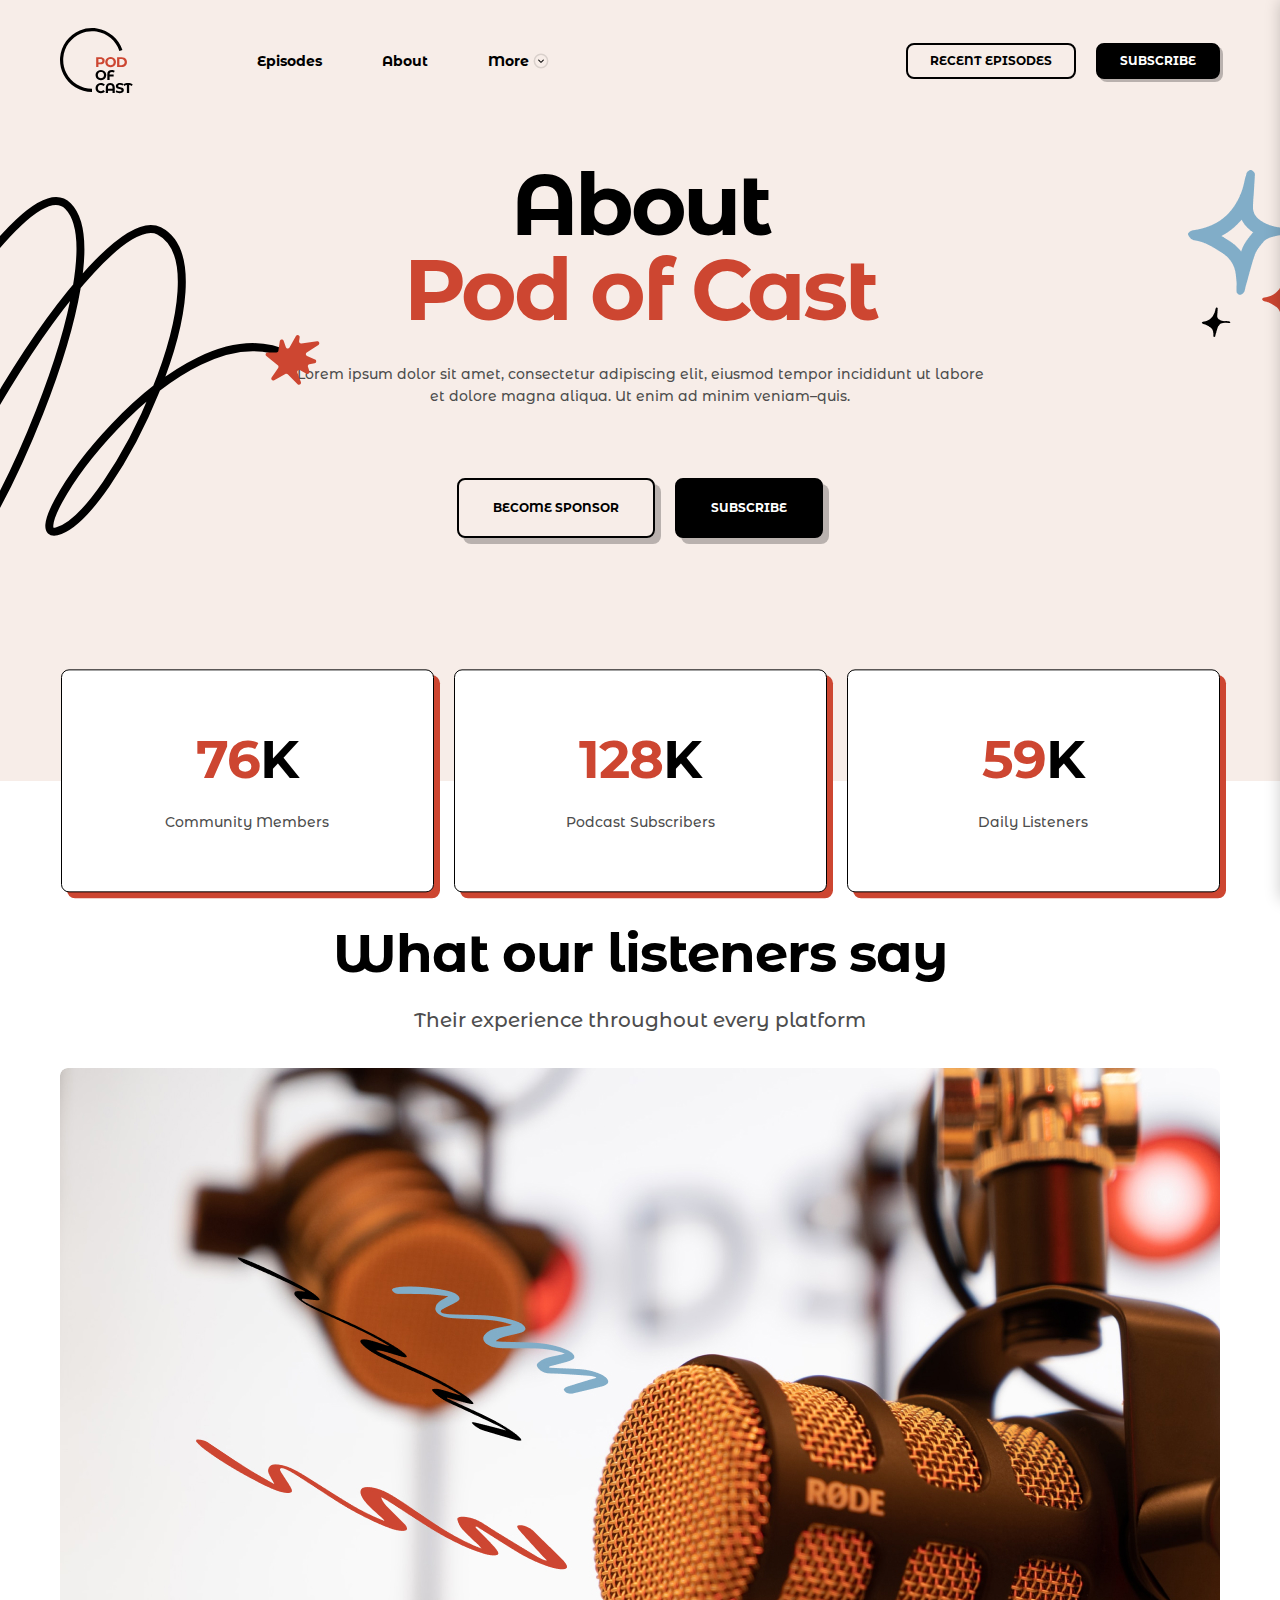
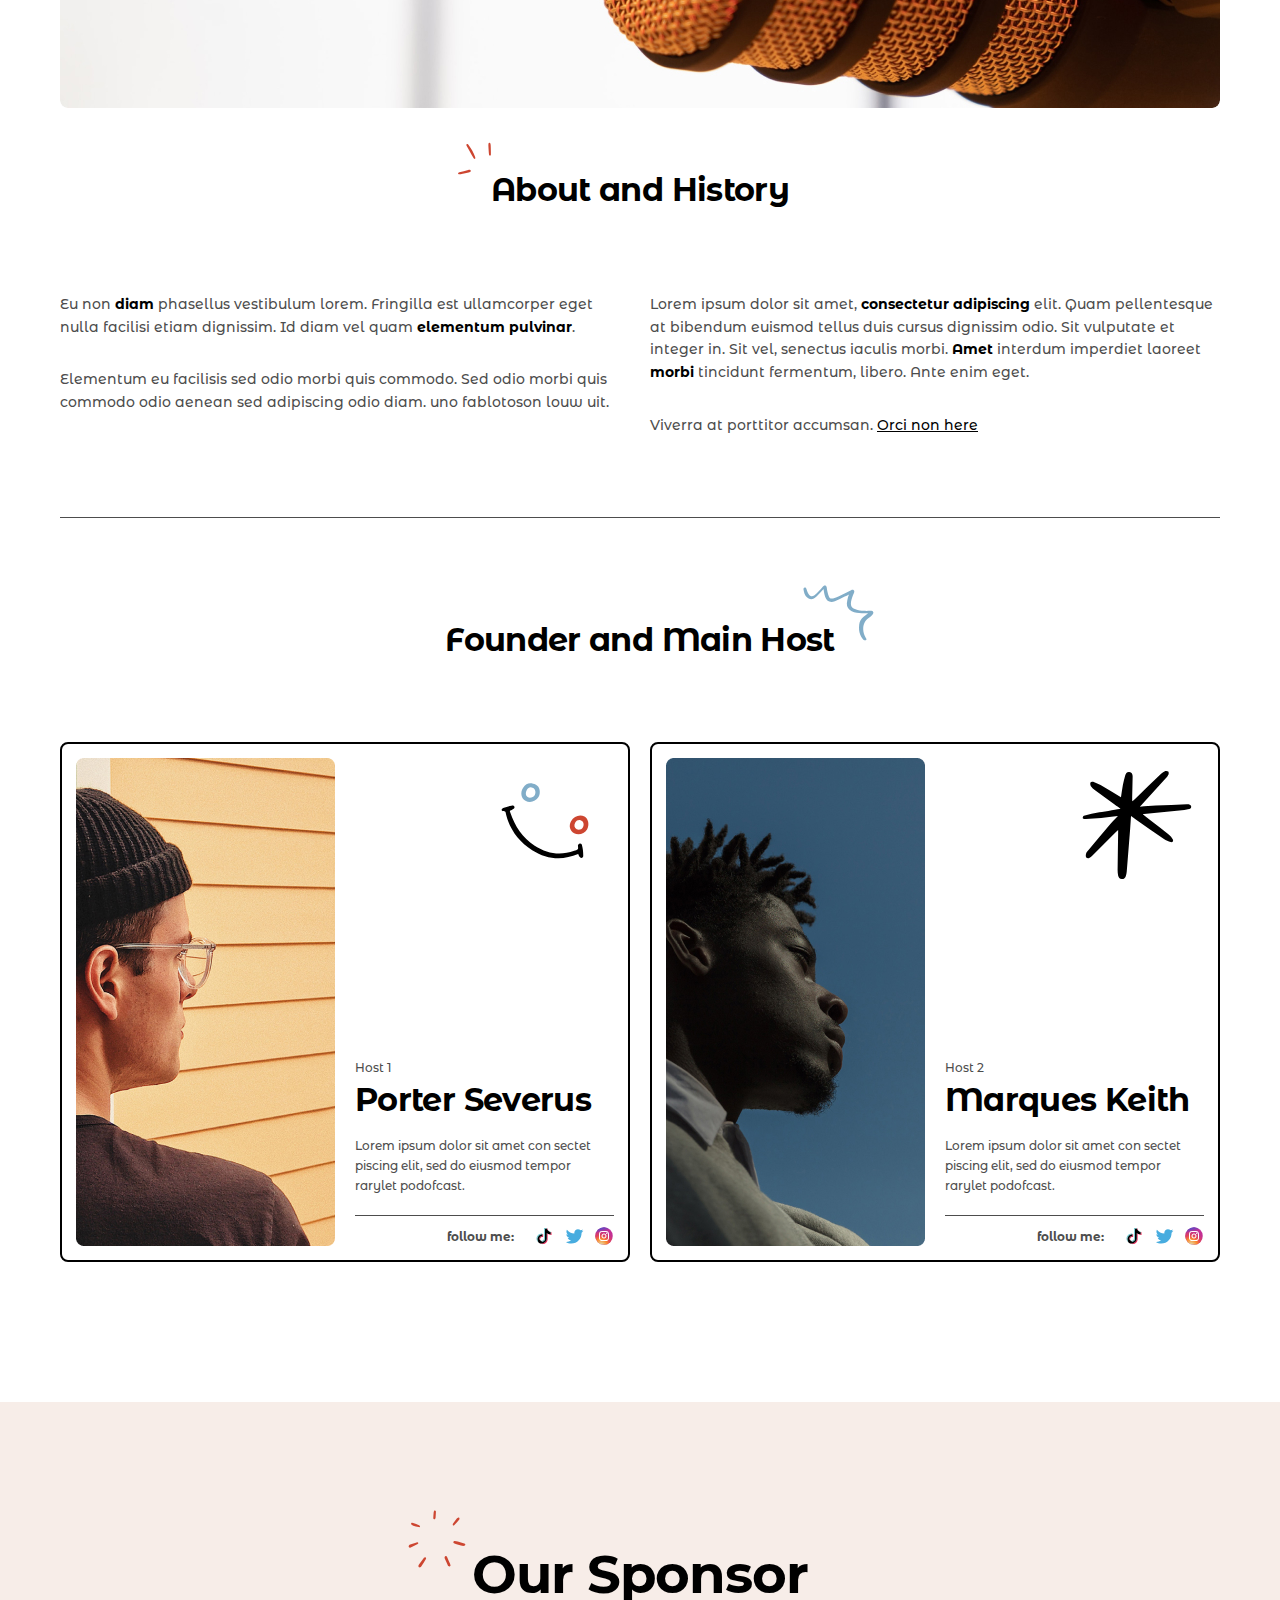
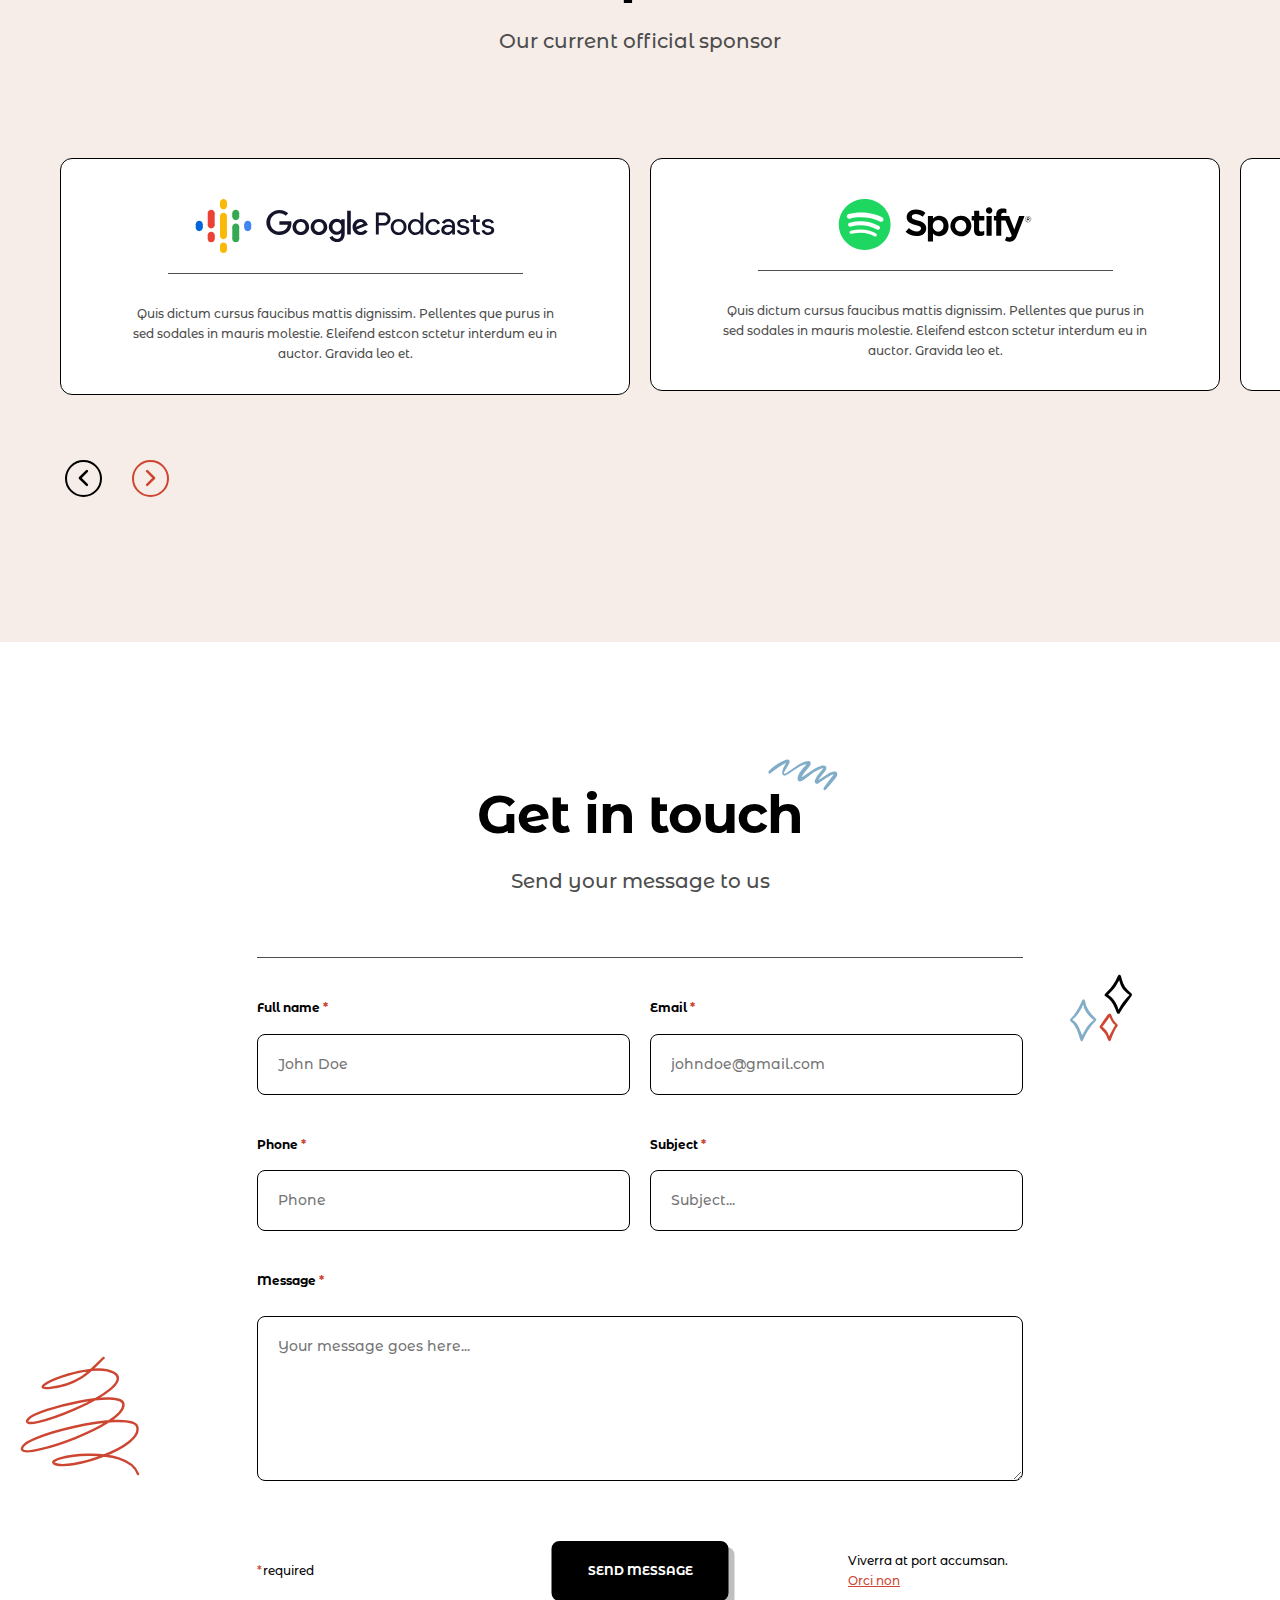
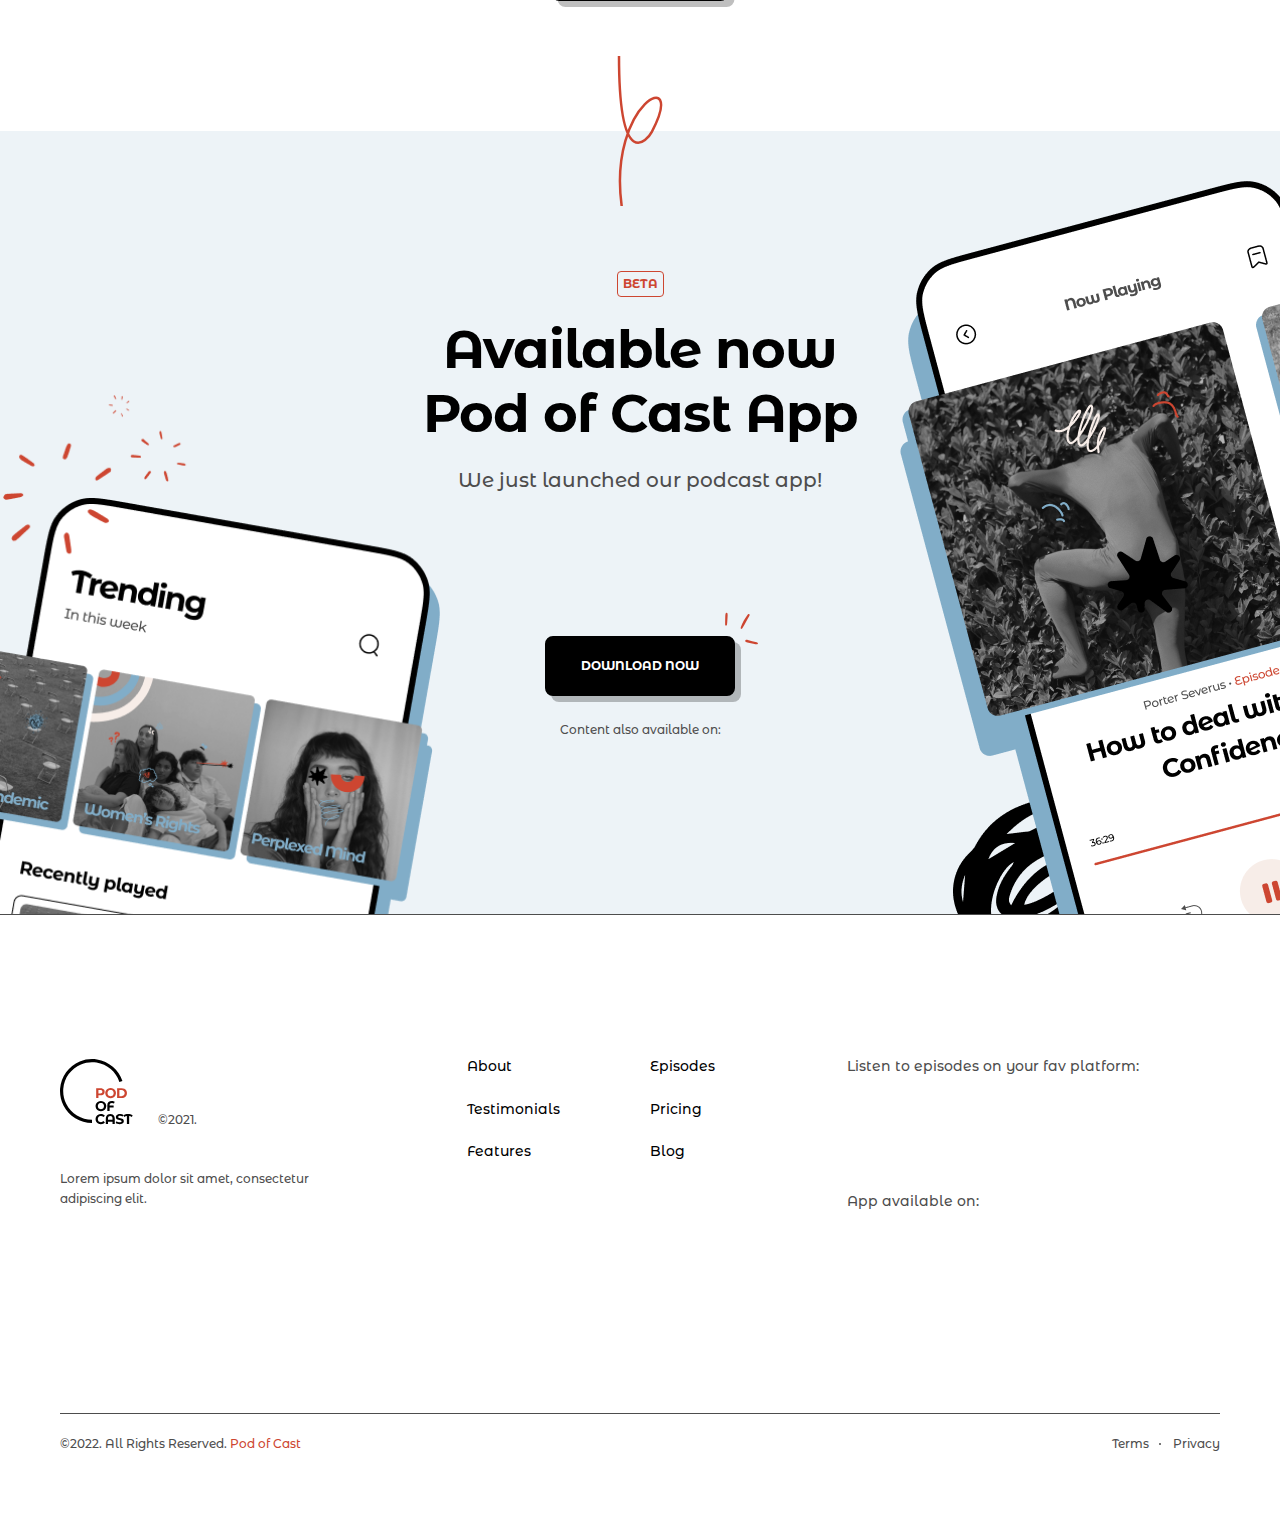
<file: about.html>
<!DOCTYPE html>
<html lang="en">

<head>
    <meta charset="UTF-8">
    <meta name="viewport" content="width=device-width, initial-scale=1.0">
    <link rel="stylesheet" href="./css/style.css">
    <title>Pod Of Cast - Your Daily Podcast</title>
</head>

<body>
    <header class="header">
        <nav class="nav container">
            <a class="logo" href="./index.html"><img src="./images/logo.svg" alt="Pod Of Cast" width="74" height="74" loading="lazy"></a>
            <ul class="nav__list">
                <li class="nav__item"><a class="nav__link" href="./perplexed-mind.html#episodes" target="_blank">Episodes</a></li>
                <li class="nav__item"><a class="nav__link" href="./about.html" target="_blank">About</a></li>
                <li class="nav__item nav__item-more">
                    <div class="nav__link nav__link-more">
                        <span>More</span>
                        <img src="./images/arrow-down.svg" alt="" width="16" height="16" loading="lazy">
                        <ul class="nav__item-details">
                            <li class="nav__item"><a class="nav__link" href="./index.html#testimonials" target="_blank">Testimonials</a></li>
                            <li class="nav__item"><a class="nav__link" href="./index.html#benefits" target="_blank">Features</a></li>
                            <li class="nav__item"><a class="nav__link" href="./index.html#pricing" target="_blank">Pricing</a></li>
                            <li class="nav__item"><a class="nav__link" href="./blog.html" target="_blank">Blog</a></li>
                        </ul>
                    </div>
                </li>
            </ul>
            <div class="nav__buttons">
                <a class="button button--small button--transparent" href="./index.html#recent" target="_blank">RECENT EPISODES</a>
                <a class="button button--small" href="#" target="_blank">SUBSCRIBE</a>
            </div>
            <button class="burger-button">
                <span class="visually-hidden">Open mobile menu</span>
                <span></span>
                <span></span>
                <span></span>
            </button>
        </nav>
    </header>
    <div class="mobile-menu">
        <div class="mobile-menu__body">
            <button class="mobile-menu__close-button">
                <span class="visually-hidden">close menu</span>
            </button>
            <nav class="mobile-menu__nav">
                <ul class="mobile-menu__list">
                    <li class="mobile-menu__item"><a class="mobile-menu__item-link" href="./perplexed-mind.html#episodes" target="_blank">Episodes</a></li>
                    <li class="mobile-menu__item"><a class="mobile-menu__item-link" href="./about.html" target="_blank">About</a></li>
                    <li class="mobile-menu__item"><a class="mobile-menu__item-link" href="./index.html#testimonials" target="_blank">Testimonials</a></li>
                    <li class="mobile-menu__item"><a class="mobile-menu__item-link" href="./index.html#benefits" target="_blank">Features</a></li>
                    <li class="mobile-menu__item"><a class="mobile-menu__item-link" href="./index.html#pricing" target="_blank">Pricing</a></li>
                    <li class="mobile-menu__item"><a class="mobile-menu__item-link" href="./blog.html" target="_blank">Blog</a></li>
                </ul>
                <ul class="mobile-menu__buttons">
                    <li class="mobile-menu__button"><a class="button" href="./index.html#recent" target="_blank">RECENT EPISODES</a></li>
                    <li class="mobile-menu__button"><a class="button" href="#" target="_blank">SUBSCRIBE</a></li>
                </ul>
            </nav>
        </div>
        <div class="mobile-menu__overlay"></div>
    </div>
    <main class="main">
        <section class="about-top top">
            <div class="about-top__inner container">
                <div class="about-top__content">
                    <h1 class="about-top__title display-heading">About<br><span>Pod of Cast</span></h1>
                    <p class="about-top__text text">Lorem ipsum dolor sit amet, consectetur adipiscing elit, eiusmod tempor incididunt ut labore et dolore magna aliqua. Ut enim ad minim veniam–quis.</p>
                    <div class="about-top__buttons">
                        <a class="about-top__button button button--transparent" href="#" target="_blank">BECOME SPONSOR</a>
                        <a class="about-top__button button" href="#" target="_blank">SUBSCRIBE</a>
                    </div>
                </div>
                <ul class="about-top__stats stats">
                    <li class="stats__item">
                        <dl class="stats__item-inner">
                            <dt class="stats__item-title"><span>76</span>K</dt>
                            <dd class="stats__item-text">Community Members</dd>
                        </dl>
                    </li>
                    <li class="stats__item">
                        <dl class="stats__item-inner">
                            <dt class="stats__item-title"><span>128</span>K</dt>
                            <dd class="stats__item-text">Podcast Subscribers</dd>
                        </dl>
                    </li>
                    <li class="stats__item">
                        <dl class="stats__item-inner">
                            <dt class="stats__item-title"><span>59</span>K</dt>
                            <dd class="stats__item-text">Daily Listeners</dd>
                        </dl>
                    </li>
                </ul>
            </div>
        </section>
        <section class="about">
            <div class="about__inner container">
                <div class="about__heading heading">
                    <h2 class="about__title title">What our listeners say</h2>
                    <p class="heading__text text">Their experience throughout every platform</p>
                </div>
                <img class="about__image" src="./images/about-image-3.jpg" alt="" width="1160" height="640" loading="lazy">
                <div class="about__content content content--bottom-line">
                    <h3 class="about__content-title content__title">About and History</h3>
                    <div class="about__content-items content__items">
                        <div class="about__content-item content__item">
                            <p class="about__content-text content__text">
                                Eu non <b>diam</b> phasellus vestibulum lorem. Fringilla est ullamcorper eget nulla facilisi etiam dignissim. Id diam vel quam <b>elementum pulvinar</b>.
                            </p>
                            <p class="about__content-text content__text">
                                Elementum eu facilisis sed odio morbi quis commodo.
                                Sed&nbsp;odio&nbsp;morbi quis commodo odio aenean sed adipiscing odio diam. uno fablotoson louw uit.
                            </p>
                        </div>
                        <div class="about__content-item content__item">
                            <p class="about__content-text content__text">
                                Lorem ipsum dolor sit amet, <b>consectetur adipiscing</b> elit. Quam
                                pellentesque at bibendum euismod tellus duis cursus dignissim odio.
                                Sit vulputate et integer in. Sit vel, senectus iaculis morbi. <b>Amet</b>
                                interdum imperdiet laoreet <b>morbi</b> tincidunt fermentum, libero. Ante enim eget.
                            </p>
                            <p class="about__content-text content__text">
                                Viverra at porttitor accumsan. <a class="about__content-link content__link" href="#" target="_blank">Orci non here</a>
                            </p>
                        </div>
                    </div>
                </div>
                <div class="hosts">
                    <h3 class="hosts__title">Founder and Main Host</h3>
                    <ul class="hosts__items">
                        <li class="hosts__item card">
                            <img class="hosts__item-decor" src="./images/decor/face-1.svg" alt="" width="130" height="130" loading="lazy">
                            <img class="hosts__item-image" src="./images/hosts/porter-severus.jpg" alt="Porter Severus" width="290" height="488" loading="lazy">
                            <div class="hosts__item-info">
                                <div class="hosts__item-content">
                                    <div class="hosts__item-heading">
                                        <div class="hosts__item-post">Host 1</div>
                                        <h4 class="hosts__item-name">Porter Severus</h4>
                                    </div>
                                    <p class="hosts__item-text">Lorem ipsum dolor sit amet con sectet piscing elit, sed do eiusmod tempor rarylet podofcast.</p>
                                </div>
                                <div class="hosts__item-bottom">
                                    <div class="hosts__item-bottom-text">follow me:</div>
                                    <ul class="hosts__item-socials">
                                        <li class="hosts__item-socials-item">
                                            <a href="#" target="_blank"><img src="./images/socilas/tiktok-colored.svg" alt="Tiktok" width="20" height="20" loading="lazy"></a>
                                        </li>
                                        <li class="hosts__item-socials-item">
                                            <a href="#" target="_blank"><img src="./images/socilas/twitter-colored.svg" alt="Twitter" width="20" height="20" loading="lazy"></a>
                                        </li>
                                        <li class="hosts__item-socials-item">
                                            <a href="#" target="_blank"><img src="./images/socilas/instagram-colored.svg" alt="Instagram" width="20" height="20" loading="lazy"></a>
                                        </li>
                                    </ul>
                                </div>
                            </div>
                        </li>
                        <li class="hosts__item card">
                            <img class="hosts__item-decor" src="./images/decor/star-dark-2.svg" alt="" width="130" height="130" loading="lazy">
                            <img class="hosts__item-image" src="./images/hosts/marques-keith.jpg" alt="Marques Keith" width="290" height="488" loading="lazy">
                            <div class="hosts__item-info">
                                <div class="hosts__item-content">
                                    <div class="hosts__item-heading">
                                        <div class="hosts__item-post">Host 2</div>
                                        <h4 class="hosts__item-name">Marques Keith</h4>
                                    </div>
                                    <p class="hosts__item-text">Lorem ipsum dolor sit amet con sectet piscing elit, sed do eiusmod tempor rarylet podofcast.</p>
                                </div>
                                <div class="hosts__item-bottom">
                                    <div class="hosts__item-bottom-text">follow me:</div>
                                    <ul class="hosts__item-socials">
                                        <li class="hosts__item-socials-item">
                                            <a href="#" target="_blank"><img src="./images/socilas/tiktok-colored.svg" alt="Tiktok" width="20" height="20" loading="lazy"></a>
                                        </li>
                                        <li class="hosts__item-socials-item">
                                            <a href="#" target="_blank"><img src="./images/socilas/twitter-colored.svg" alt="Twitter" width="20" height="20" loading="lazy"></a>
                                        </li>
                                        <li class="hosts__item-socials-item">
                                            <a href="#" target="_blank"><img src="./images/socilas/instagram-colored.svg" alt="Instagram" width="20" height="20" loading="lazy"></a>
                                        </li>
                                    </ul>
                                </div>
                            </div>
                        </li>
                    </ul>
                </div>
            </div>
        </section>
        <section class="sponsor">
            <div class="sponsor__inner">
                <div class="heading">
                    <h2 class="sponsor__title title">Our Sponsor</h2>
                    <p class="heading__text text">Our current official sponsor</p>
                </div>
                <div class="sponsor__slider slider">
                    <div class="slider__inner swiper">
                        <div class="swiper-wrapper">
                            <div class="sponsor__item slider__item swiper-slide">
                                <div class="sponsor__item-logo-wrapper">
                                    <img class="sponsor__item-logo" src="./images/platforms/google-podcast.svg" alt="Google Podcast" width="300" height="54" loading="lazy">
                                </div>
                                <p class="sponsor__item-text">Quis dictum cursus faucibus mattis dignissim. Pellentes que&nbsp;purus in sed sodales in mauris molestie. Eleifend estcon sctetur interdum eu in auctor. Gravida leo et.</p>
                            </div>
                            <div class="sponsor__item slider__item swiper-slide">
                                <div class="sponsor__item-logo-wrapper">
                                    <img class="sponsor__item-logo" src="./images/platforms/spotify.svg" alt="Spotify" width="194" height="54" loading="lazy">
                                </div>
                                <p class="sponsor__item-text">Quis dictum cursus faucibus mattis dignissim. Pellentes que&nbsp;purus in sed sodales in mauris molestie. Eleifend estcon sctetur interdum eu in auctor. Gravida leo et.</p>
                            </div>
                            <div class="sponsor__item slider__item swiper-slide">
                                <div class="sponsor__item-logo-wrapper">
                                    <img class="sponsor__item-logo" src="./images/platforms/youtube.svg" alt="YouTube" width="226" height="54" loading="lazy">
                                </div>
                                <p class="sponsor__item-text">Quis dictum cursus faucibus mattis dignissim. Pellentes que&nbsp;purus in sed sodales in mauris molestie. Eleifend estcon sctetur interdum eu in auctor. Gravida leo et.</p>
                            </div>
                            <div class="sponsor__item slider__item swiper-slide">
                                <div class="sponsor__item-logo-wrapper">
                                    <img class="sponsor__item-logo" src="./images/platforms/google-podcast.svg" alt="Google Podcast" width="300" height="54" loading="lazy">
                                </div>
                                <p class="sponsor__item-text">Quis dictum cursus faucibus mattis dignissim. Pellentes que&nbsp;purus in sed sodales in mauris molestie. Eleifend estcon sctetur interdum eu in auctor. Gravida leo et.</p>
                            </div>
                        </div>
                    </div>
                    <div class="slider__buttons">
                        <button class="slider__button slider__button-prev">
                            <span class="visually-hidden">prev slide</span>
                            <svg width="11" height="18" viewBox="0 0 11 18" fill="none" xmlns="http://www.w3.org/2000/svg">
                                <path d="M8.88467 2.05811L1.91267 9.00011L8.88467 15.9421" stroke="black" stroke-width="2.5" stroke-linecap="round" stroke-linejoin="round" />
                            </svg>
                        </button>
                        <button class="slider__button slider__button-next">
                            <span class="visually-hidden">next slide</span>
                            <svg width="11" height="18" viewBox="0 0 11 18" fill="none" xmlns="http://www.w3.org/2000/svg">
                                <path d="M2.11533 15.942L9.08733 9.00002L2.11533 2.05801" stroke="#CD4631" stroke-width="2.5" stroke-linecap="round" stroke-linejoin="round" />
                            </svg>
                        </button>
                    </div>
                </div>
            </div>
        </section>
        <section class="contact">
            <div class="contact__inner container">
                <div class="heading">
                    <h2 class="contact__title title">Get in touch</h2>
                    <p class="heading__text text">Send your message to us</p>
                </div>
                <form class="contact__form" action="#">
                    <div class="contact__form-body">
                        <label class="contact__label">
                            <div class="contact__label-title">Full name <span>*</span></div>
                            <input class="contact__input input" type="text" placeholder="John Doe" required>
                        </label>
                        <label class="contact__label">
                            <div class="contact__label-title">Email <span>*</span></div>
                            <input class="contact__input input" type="email" placeholder="johndoe@gmail.com" required>
                        </label>
                        <label class="contact__label">
                            <div class="contact__label-title">Phone <span>*</span></div>
                            <input class="contact__input input" type="number" placeholder="Phone" required>
                        </label>
                        <label class="contact__label">
                            <div class="contact__label-title">Subject <span>*</span></div>
                            <input class="contact__input input" type="text" placeholder="Subject..." required>
                        </label>
                        <label class="contact__label contact__textarea">
                            <div class="contact__label-title">Message <span>*</span></div>
                            <textarea class="contact__input input" name="" id="" placeholder="Your message goes here..." required></textarea>
                        </label>
                    </div>
                    <div class="contact__form-bottom">
                        <div class="contact__form-tip"><span>*</span>required</div>
                        <button class="contact__button button">SEND MESSAGE</button>
                        <p class="contact__form-text">Viverra at port accumsan. <a class="link" href="#" target="_blank">Orci non</a></p>
                    </div>
                </form>
            </div>
            <div class="scribble"></div>
        </section>
    </main>
    <section class="cta">
        <div class="cta__inner container">
            <div class="heading">
                <div class="cta__badge">BETA</div>
                <h2 class="title">Available now<br>Pod of Cast App</h2>
                <p class="heading__text">We just launched our podcast app!</p>
            </div>
            <div class="cta__content">
                <a class="cta__button button" href="#" target="_blank">DOWNLOAD NOW</a>
                <div class="cta__platforms">
                    <p class="cta__platforms-title">Content also available on:</p>
                    <ul class="cta__platforms-list">
                        <li class="cta__platform-item"><img class="cta__platforms-icon" src="./images/platforms/google-podcast-icon-dark.svg" alt="Google Podcast" width="24" height="24" loading="lazy"></li>
                        <li class="cta__platform-item"><img class="cta__platforms-icon" src="./images/platforms/spotify-icon-dark.svg" alt="Spotify" width="24" height="24" loading="lazy"></li>
                        <li class="cta__platform-item"><img class="cta__platforms-icon" src="./images/platforms/youtube-icon-dark.svg" alt="YouTube" width="24" height="24" loading="lazy"></li>
                    </ul>
                </div>
            </div>
        </div>
    </section>
    <footer class="footer">
        <div class="container">
            <div class="footer__main">
                <div class="footer__content">
                    <div class="footer__content-top">
                        <a class="logo" href="./index.html"><img src="./images/logo.svg" alt="Pod Of Cast" width="74" height="74" loading="lazy"></a>
                        <div class="footer__content-copyright">©2021.</div>
                    </div>
                    <p class="footer__content-text">Lorem ipsum dolor sit amet, consectetur adipiscing elit.</p>
                    <ul class="footer__socials">
                        <li class="footer__socials-item">
                            <a class="footer__socials-link" href="#">
                                <img class="footer__socials-icon" src="./images/socilas/twitter.svg" alt="Twitter" width="24" height="24" loading="lazy">
                            </a>
                        </li>
                        <li class="footer__socials-item">
                            <a class="footer__socials-link" href="#">
                                <img class="footer__socials-icon" src="./images/socilas/instagram.svg" alt="Instagram" width="24" height="24" loading="lazy">
                            </a>
                        </li>
                        <li class="footer__socials-item">
                            <a class="footer__socials-link" href="#">
                                <img class="footer__socials-icon" src="./images/socilas/tiktok.svg" alt="Tiktok" width="24" height="24" loading="lazy">
                            </a>
                        </li>
                    </ul>
                </div>
                <nav class="footer__nav">
                    <ul class="footer__nav-list">
                        <li class="footer__nav-item"><a class="footer__nav-link" href="./about.html" target="_blank">About</a></li>
                        <li class="footer__nav-item"><a class="footer__nav-link" href="./index.html#testimonials" target="_blank">Testimonials</a></li>
                        <li class="footer__nav-item"><a class="footer__nav-link" href="./index.html#benefits" target="_blank">Features</a></li>
                    </ul>
                    <ul class="footer__nav-list">
                        <li class="footer__nav-item"><a class="footer__nav-link" href="./perplexed-mind.html#episodes" target="_blank">Episodes</a></li>
                        <li class="footer__nav-item"><a class="footer__nav-link" href="./index.html#pricing" target="_blank">Pricing</a></li>
                        <li class="footer__nav-item"><a class="footer__nav-link" href="./blog.html" target="_blank">Blog</a></li>
                    </ul>
                </nav>
                <div class="footer__platforms">
                    <div class="footer__platform">
                        <p class="footer__platform-text">Listen to episodes on your fav platform:</p>
                        <ul class="footer__platform-list">
                            <li class="footer__platform-item"><img class="footer__platform-logo" src="./images/platforms/google-podcast-small.svg" alt="Google Podcast" width="122" height="22" loading="lazy"></li>
                            <li class="footer__platform-item"><img class="footer__platform-logo" src="./images/platforms/spotify-small.svg" alt="Spotify" width="80" height="22" loading="lazy"></li>
                            <li class="footer__platform-item"><img class="footer__platform-logo" src="./images/platforms/youtube-small.svg" alt="YouTube" width="94" height="22" loading="lazy"></li>
                        </ul>
                    </div>
                    <div class="footer__platform">
                        <p class="footer__platform-text">App available on:</p>
                        <ul class="footer__platform-list">
                            <li class="footer__platform-item"><img class="footer__platform-logo" src="./images/platforms/app-store.svg" alt="App Store" width="36" height="36" loading="lazy"></li>
                            <li class="footer__platform-item"><img class="footer__platform-logo" src="./images/platforms/google-play.svg" alt="Google Play" width="36" height="36" loading="lazy"></li>
                        </ul>
                    </div>
                </div>
            </div>
            <div class="footer__bottom">
                <div class="footer__bottom-copyright">©2022. All Rights Reserved. <span>Pod of Cast</span></div>
                <ul class="footer__bottom-links">
                    <li class="footer__bottom-links-item"><a class="footer__bottom-link" href="#" target="_blank">Terms</a></li>
                    <li class="footer__bottom-links-item"><a class="footer__bottom-link" href="#" target="_blank">Privacy</a></li>
                </ul>
            </div>
        </div>
    </footer>

    <script src="./js/swiper-bundle.min.js"></script>
    <script src="./js/main.js"></script>
</body>

</html>
</file>
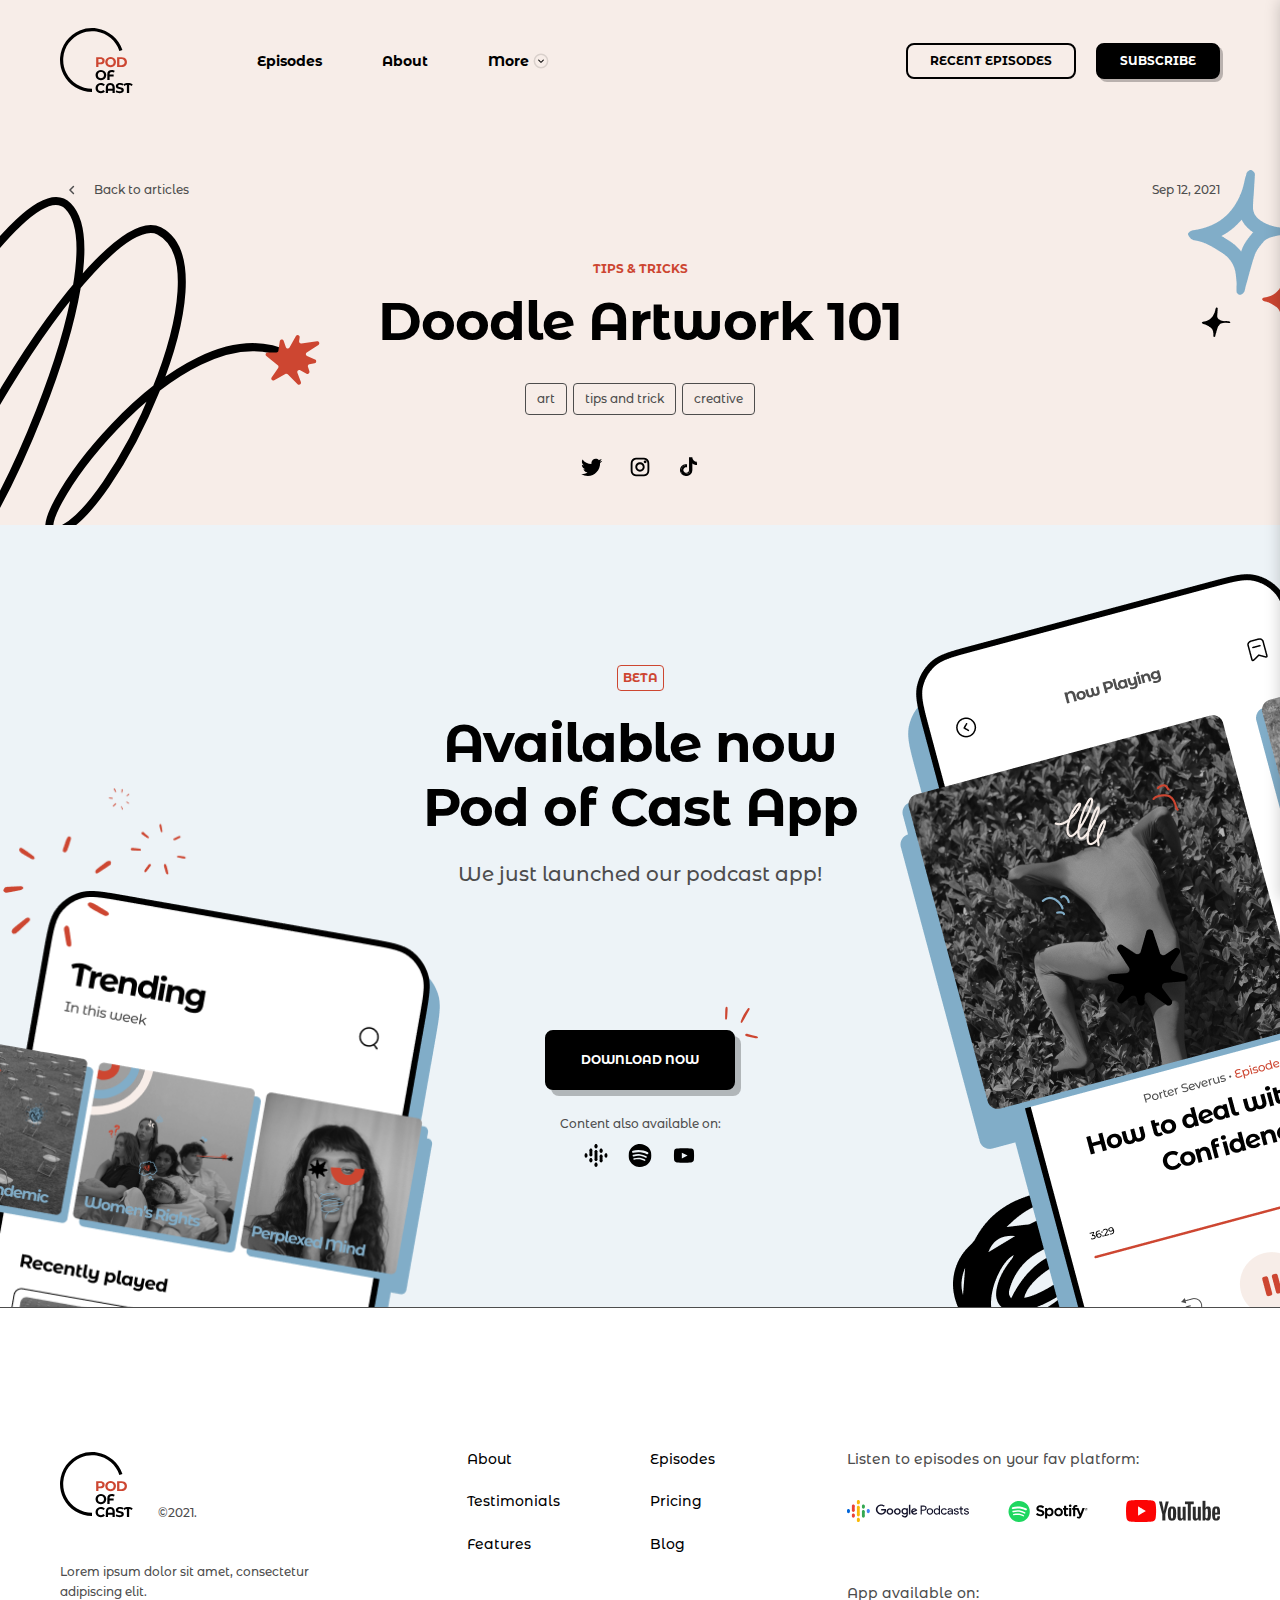
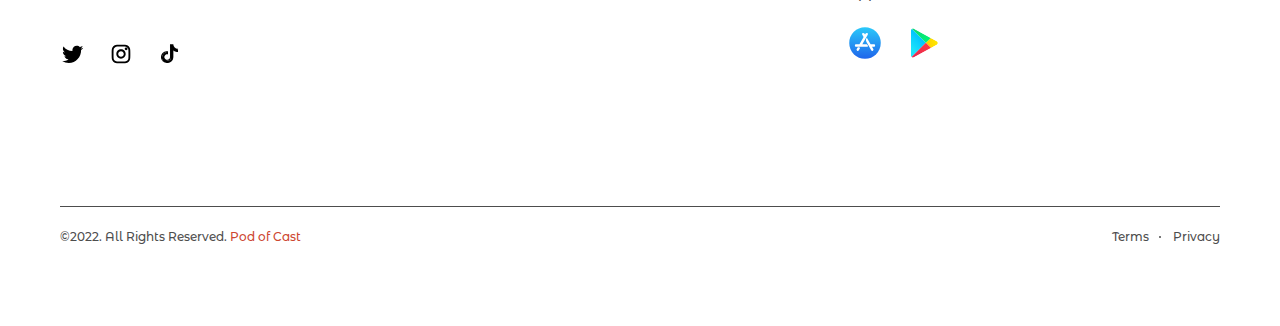
<file: article.html>
<!DOCTYPE html>
<html lang="en">

<head>
    <meta charset="UTF-8">
    <meta name="viewport" content="width=device-width, initial-scale=1.0">
    <link rel="stylesheet" href="./css/style.css">
    <title>page</title>
</head>

<body>
    <header class="header">
        <nav class="nav container">
            <a class="logo" href="./index.html"><img src="./images/logo.svg" alt="Pod Of Cast" width="74" height="74" loading="lazy"></a>
            <ul class="nav__list">
                <li class="nav__item"><a class="nav__link" href="#" target="_blank">Episodes</a></li>
                <li class="nav__item"><a class="nav__link" href="./about.html" target="_blank">About</a></li>
                <li class="nav__item nav__item-more">
                    <div class="nav__link nav__link-more">
                        <span>More</span>
                        <img src="./images/arrow-down.svg" alt="" width="16" height="16" loading="lazy">
                        <ul class="nav__item-details">
                            <li class="nav__item"><a class="nav__link" href="#" target="_blank">Testimonials</a></li>
                            <li class="nav__item"><a class="nav__link" href="#" target="_blank">Features</a></li>
                            <li class="nav__item"><a class="nav__link" href="#" target="_blank">Pricing</a></li>
                            <li class="nav__item"><a class="nav__link" href="#" target="_blank">Blog</a></li>
                        </ul>
                    </div>
                </li>
            </ul>
            <div class="nav__buttons">
                <a class="button button--small button--transparent" href="#" target="_blank">RECENT EPISODES</a>
                <a class="button button--small" href="#" target="_blank">SUBSCRIBE</a>
            </div>
            <button class="burger-button">
                <span class="visually-hidden">Open mobile menu</span>
                <span></span>
                <span></span>
                <span></span>
            </button>
        </nav>
    </header>
    <div class="mobile-menu">
        <div class="mobile-menu__body">
            <button class="mobile-menu__close-button">
                <span class="visually-hidden">close menu</span>
            </button>
            <nav class="mobile-menu__nav">
                <ul class="mobile-menu__list">
                    <li class="mobile-menu__item"><a class="mobile-menu__item-link" href="#" target="_blank">Episodes</a></li>
                    <li class="mobile-menu__item"><a class="mobile-menu__item-link" href="#" target="_blank">About</a></li>
                    <li class="mobile-menu__item"><a class="mobile-menu__item-link" href="#" target="_blank">Testimonials</a></li>
                    <li class="mobile-menu__item"><a class="mobile-menu__item-link" href="#" target="_blank">Features</a></li>
                    <li class="mobile-menu__item"><a class="mobile-menu__item-link" href="#" target="_blank">Pricing</a></li>
                    <li class="mobile-menu__item"><a class="mobile-menu__item-link" href="#" target="_blank">Blog</a></li>
                </ul>
                <ul class="mobile-menu__buttons">
                    <li class="mobile-menu__button"><a class="button" href="#" target="_blank">RECENT EPISODES</a></li>
                    <li class="mobile-menu__button"><a class="button " href="#" target="_blank">SUBSCRIBE</a>
                    </li>
                </ul>
            </nav>
        </div>
        <div class="mobile-menu__overlay"></div>
    </div>

    <main class="main">
        <div class="article-top top">
            <div class="article-top__inner container">
                <div class="article-top__top">
                    <a class="article-top__link" href="./blog.html">
                        <svg width="24" height="24" viewBox="0 0 24 24" fill="none" xmlns="http://www.w3.org/2000/svg">
                            <path d="M13.4424 8.52905L9.95638 12.0001L13.4424 15.4711" stroke="#4D4D4D" stroke-width="1.5" stroke-linecap="round" stroke-linejoin="round" />
                        </svg>
                        Back to articles
                    </a>
                    <time class="article-top__date" datetime="2021-09-12">Sep 12, 2021</time>
                </div>
                <div class="article-top__content">
                    <div class="article-top__heading">
                        <div class="article-top__type">TIPS & TRICKS</div>
                        <h1 class="article-top__title title">Doodle Artwork 101</h1>
                    </div>
                    <ul class="article-top__tags tags">
                        <li class="article-top__tag tag">art</li>
                        <li class="article-top__tag tag">tips and trick</li>
                        <li class="article-top__tag tag">creative</li>
                    </ul>
                    <ul class="socials">
                        <li class="socials__item">
                            <a class="socials__link" href="#" target="_blank">
                                <span class="visually-hidden">twitter</span>
                                <svg width="24" height="24" viewBox="0 0 24 24" fill="none" xmlns="http://www.w3.org/2000/svg">
                                    <path d="M8.84156 21C6.41531 21 4.15363 20.2943 2.25 19.0767C3.86624 19.1813 6.71855 18.9308 8.49268 17.2386C5.82381 17.1161 4.6202 15.0692 4.4632 14.1945C4.68997 14.2819 5.77148 14.3869 6.382 14.142C3.31192 13.3722 2.84095 10.678 2.94561 9.85573C3.52125 10.2581 4.49809 10.3981 4.88185 10.3631C2.02109 8.31618 3.05027 5.23707 3.55613 4.57226C5.60912 7.4165 8.6859 9.01393 12.4923 9.10278C12.4205 8.78802 12.3826 8.46032 12.3826 8.12373C12.3826 5.70819 14.3351 3.75 16.7435 3.75C18.0019 3.75 19.1358 4.28457 19.9318 5.13963C20.7727 4.94258 22.0382 4.4813 22.6569 4.0824C22.3451 5.20208 21.3742 6.13612 20.7869 6.48231C20.7918 6.49408 20.7821 6.47048 20.7869 6.48231C21.3028 6.40428 22.6986 6.13603 23.25 5.76192C22.9773 6.39094 21.948 7.4368 21.1033 8.02232C21.2605 14.9535 15.9574 21 8.84156 21Z" fill="black" />
                                </svg>
                            </a>
                        </li>
                        <li class="socials__item">
                            <a class="socials__link" href="#" target="_blank">
                                <span class="visually-hidden">instagram</span>
                                <svg width="24" height="24" viewBox="0 0 24 24" fill="none" xmlns="http://www.w3.org/2000/svg">
                                    <path d="M18.5333 6.8665C18.5333 7.6397 17.9065 8.2665 17.1333 8.2665C16.3601 8.2665 15.7333 7.6397 15.7333 6.8665C15.7333 6.09331 16.3601 5.4665 17.1333 5.4665C17.9065 5.4665 18.5333 6.09331 18.5333 6.8665Z" fill="black" />
                                    <path fill-rule="evenodd" clip-rule="evenodd" d="M12 16.6665C14.5773 16.6665 16.6667 14.5772 16.6667 11.9998C16.6667 9.42251 14.5773 7.33317 12 7.33317C9.42268 7.33317 7.33334 9.42251 7.33334 11.9998C7.33334 14.5772 9.42268 16.6665 12 16.6665ZM12 14.7998C13.5464 14.7998 14.8 13.5462 14.8 11.9998C14.8 10.4534 13.5464 9.19984 12 9.19984C10.4536 9.19984 9.20001 10.4534 9.20001 11.9998C9.20001 13.5462 10.4536 14.7998 12 14.7998Z" fill="black" />
                                    <path fill-rule="evenodd" clip-rule="evenodd" d="M2.66667 11.6265C2.66667 8.49021 2.66667 6.92206 3.27704 5.72416C3.81393 4.67045 4.67062 3.81376 5.72433 3.27687C6.92223 2.6665 8.49038 2.6665 11.6267 2.6665H12.3733C15.5096 2.6665 17.0778 2.6665 18.2757 3.27687C19.3294 3.81376 20.1861 4.67045 20.723 5.72416C21.3333 6.92206 21.3333 8.49021 21.3333 11.6265V12.3732C21.3333 15.5095 21.3333 17.0776 20.723 18.2755C20.1861 19.3292 19.3294 20.1859 18.2757 20.7228C17.0778 21.3332 15.5096 21.3332 12.3733 21.3332H11.6267C8.49038 21.3332 6.92223 21.3332 5.72433 20.7228C4.67062 20.1859 3.81393 19.3292 3.27704 18.2755C2.66667 17.0776 2.66667 15.5095 2.66667 12.3732V11.6265ZM11.6267 4.53317H12.3733C13.9723 4.53317 15.0592 4.53462 15.8994 4.60327C16.7178 4.67013 17.1363 4.79133 17.4282 4.94008C18.1307 5.29801 18.7018 5.86913 19.0598 6.57161C19.2085 6.86355 19.3297 7.28207 19.3966 8.10044C19.4652 8.94061 19.4667 10.0276 19.4667 11.6265V12.3732C19.4667 13.9721 19.4652 15.0591 19.3966 15.8992C19.3297 16.7176 19.2085 17.1361 19.0598 17.4281C18.7018 18.1305 18.1307 18.7017 17.4282 19.0596C17.1363 19.2084 16.7178 19.3295 15.8994 19.3964C15.0592 19.4651 13.9723 19.4665 12.3733 19.4665H11.6267C10.0277 19.4665 8.94078 19.4651 8.10061 19.3964C7.28223 19.3295 6.86372 19.2084 6.57177 19.0596C5.8693 18.7017 5.29817 18.1305 4.94025 17.4281C4.79149 17.1361 4.6703 16.7176 4.60343 15.8992C4.53479 15.0591 4.53334 13.9721 4.53334 12.3732V11.6265C4.53334 10.0276 4.53479 8.94061 4.60343 8.10044C4.6703 7.28207 4.79149 6.86355 4.94025 6.57161C5.29817 5.86913 5.8693 5.29801 6.57177 4.94008C6.86372 4.79133 7.28223 4.67013 8.10061 4.60327C8.94078 4.53462 10.0277 4.53317 11.6267 4.53317Z" fill="black" />
                                </svg>
                            </a>
                        </li>
                        <li class="socials__item">
                            <a class="socials__link" href="#" target="_blank">
                                <span class="visually-hidden">tiktok</span>
                                <svg width="24" height="24" viewBox="0 0 24 24" fill="none" xmlns="http://www.w3.org/2000/svg">
                                    <path d="M20.0253 7.43473V9.93529C20.0253 9.93529 18.8407 9.88887 17.9633 9.66577C16.7387 9.35374 15.9513 8.87516 15.9513 8.87516C15.9513 8.87516 15.408 8.53387 15.364 8.50969V15.1022C15.364 15.4692 15.2635 16.3862 14.9571 17.1503C14.557 18.1507 13.9397 18.8072 13.8261 18.9414C13.8261 18.9414 13.0749 19.8287 11.7507 20.4262C10.5571 20.9653 9.50874 20.9516 9.19498 20.9653C9.19498 20.9653 7.38321 21.0371 5.75213 19.9773L5.74399 19.9715C5.57178 19.8047 5.40968 19.6286 5.25849 19.4441C4.73799 18.8095 4.41894 18.0591 4.33877 17.845C4.33863 17.844 4.33863 17.8431 4.33877 17.8422C4.20976 17.4701 3.93873 16.5765 3.97576 15.711C4.04128 14.184 4.57847 13.2467 4.72049 13.0119C5.09664 12.3716 5.58587 11.7987 6.16641 11.3188C6.6787 10.9046 7.25936 10.5751 7.88458 10.3437C8.56046 10.072 9.28422 9.92637 10.017 9.91462V12.446C10.017 12.446 8.67652 12.0208 7.60378 12.7736C6.85376 13.3306 6.45576 13.8739 6.33855 14.8444C6.33367 15.5585 6.51639 16.5691 7.51873 17.2431C7.63566 17.3172 7.75042 17.383 7.86301 17.4405C8.03812 17.6681 8.25125 17.8664 8.49379 18.0275C9.47293 18.6473 10.2934 18.6906 11.3425 18.288C12.042 18.0189 12.5686 17.4124 12.8128 16.7404C12.9662 16.3207 12.9642 15.8982 12.9642 15.4614V3.03467H15.4059C15.5069 3.60842 15.786 4.42517 16.5243 5.23411C16.8204 5.53956 17.1539 5.8096 17.5176 6.03838C17.6251 6.14954 18.1745 6.69911 18.8797 7.0365C19.2444 7.21089 19.6288 7.34452 20.0253 7.43473Z" fill="black" />
                                    <path d="M3.36691 17.0679V17.0698L3.4275 17.234C3.42054 17.2149 3.39803 17.1568 3.36691 17.0679Z" fill="black" />
                                    <path d="M7.88461 10.344C7.25939 10.5754 6.67873 10.9049 6.16644 11.3191C5.58572 11.8001 5.09661 12.3742 4.72093 13.0158C4.57891 13.2498 4.04172 14.1878 3.9762 15.7149C3.93917 16.5804 4.2102 17.4739 4.33921 17.846C4.33907 17.847 4.33907 17.8479 4.33921 17.8488C4.4206 18.061 4.73843 18.8114 5.25893 19.4479C5.41012 19.6325 5.57222 19.8085 5.74443 19.9753C5.19268 19.6095 4.7006 19.1674 4.28427 18.6632C3.76825 18.034 3.45001 17.2914 3.36699 17.0722C3.36689 17.0706 3.36689 17.0691 3.36699 17.0675V17.0648C3.23758 16.6931 2.96573 15.7991 3.00358 14.9324C3.0691 13.4054 3.60628 12.4681 3.74831 12.2333C4.12388 11.5917 4.613 11.0176 5.19382 10.5367C5.706 10.1223 6.28669 9.79279 6.91199 9.56155C7.30202 9.40646 7.70833 9.29203 8.1239 9.22027C8.75019 9.11549 9.38984 9.1064 10.0191 9.19336V9.91493C9.2856 9.92643 8.56113 10.0721 7.88461 10.344Z" fill="black" />
                                    <path d="M15.408 3.03476H12.9662V15.4619C12.9662 15.8987 12.9662 16.32 12.8148 16.7408C12.5682 17.4125 12.0437 18.019 11.3445 18.2881C10.295 18.6922 9.47454 18.6474 8.49581 18.0276C8.25285 17.8673 8.03917 17.6696 7.8634 17.4425C8.69726 17.8688 9.44361 17.8614 10.3682 17.5057C11.067 17.2366 11.5923 16.6301 11.8381 15.958C11.992 15.5383 11.9899 15.1159 11.9899 14.6795V2.25H15.3616C15.3616 2.25 15.3237 2.55891 15.408 3.03476ZM20.0253 6.74328V7.43483C19.6295 7.34447 19.2458 7.21085 18.8817 7.0366C18.1765 6.69921 17.6271 6.14964 17.5197 6.03848C17.6443 6.11693 17.7737 6.1883 17.9071 6.25222C18.7645 6.66255 19.609 6.78502 20.0253 6.74328Z" fill="black" />
                                </svg>
                            </a>
                        </li>
                    </ul>
                </div>
            </div>
        </div>
    </main>

    <section class="cta">
        <div class="cta__inner container">
            <div class="heading">
                <div class="cta__badge">BETA</div>
                <h2 class="title">Available now<br>Pod of Cast App</h2>
                <p class="heading__text">We just launched our podcast app!</p>
            </div>
            <div class="cta__content">
                <a class="cta__button button" href="#" target="_blank">DOWNLOAD NOW</a>
                <div class="cta__platforms">
                    <p class="cta__platforms-title">Content also available on:</p>
                    <ul class="cta__platforms-list">
                        <li class="cta__platform-item"><img class="cta__platforms-icon" src="./images/platforms/google-podcast-icon-dark.svg" alt="Google Podcast" width="24" height="24" loading="lazy"></li>
                        <li class="cta__platform-item"><img class="cta__platforms-icon" src="./images/platforms/spotify-icon-dark.svg" alt="Spotify" width="24" height="24" loading="lazy"></li>
                        <li class="cta__platform-item"><img class="cta__platforms-icon" src="./images/platforms/youtube-icon-dark.svg" alt="YouTube" width="24" height="24" loading="lazy"></li>
                    </ul>
                </div>
            </div>
        </div>
    </section>
    <footer class="footer">
        <div class="container">
            <div class="footer__main">
                <div class="footer__content">
                    <div class="footer__content-top">
                        <a class="logo" href="#"><img src="./images/logo.svg" alt="Pod Of Cast" width="74" height="74" loading="lazy"></a>
                        <div class="footer__content-copyright">©2021.</div>
                    </div>
                    <p class="footer__content-text">Lorem ipsum dolor sit amet, consectetur adipiscing elit.</p>
                    <ul class="footer__socials">
                        <li class="footer__socials-item">
                            <a class="footer__socials-link" href="#">
                                <img class="footer__socials-icon" src="./images/socilas/twitter.svg" alt="Twitter" width="24" height="24" loading="lazy">
                            </a>
                        </li>
                        <li class="footer__socials-item">
                            <a class="footer__socials-link" href="#">
                                <img class="footer__socials-icon" src="./images/socilas/instagram.svg" alt="Instagram" width="24" height="24" loading="lazy">
                            </a>
                        </li>
                        <li class="footer__socials-item">
                            <a class="footer__socials-link" href="#">
                                <img class="footer__socials-icon" src="./images/socilas/tiktok.svg" alt="Tiktok" width="24" height="24" loading="lazy">
                            </a>
                        </li>
                    </ul>
                </div>
                <nav class="footer__nav">
                    <ul class="footer__nav-list">
                        <li class="footer__nav-item"><a class="footer__nav-link" href="#" target="_blank">About</a></li>
                        <li class="footer__nav-item"><a class="footer__nav-link" href="#" target="_blank">Testimonials</a></li>
                        <li class="footer__nav-item"><a class="footer__nav-link" href="#" target="_blank">Features</a></li>
                    </ul>
                    <ul class="footer__nav-list">
                        <li class="footer__nav-item"><a class="footer__nav-link" href="#" target="_blank">Episodes</a></li>
                        <li class="footer__nav-item"><a class="footer__nav-link" href="#" target="_blank">Pricing</a></li>
                        <li class="footer__nav-item"><a class="footer__nav-link" href="#" target="_blank">Blog</a></li>
                    </ul>
                </nav>
                <div class="footer__platforms">
                    <div class="footer__platform">
                        <p class="footer__platform-text">Listen to episodes on your fav platform:</p>
                        <ul class="footer__platform-list">
                            <li class="footer__platform-item"><img class="footer__platform-logo" src="./images/platforms/google-podcast-small.svg" alt="Google Podcast" width="122" height="22" loading="lazy"></li>
                            <li class="footer__platform-item"><img class="footer__platform-logo" src="./images/platforms/spotify-small.svg" alt="Spotify" width="80" height="22" loading="lazy"></li>
                            <li class="footer__platform-item"><img class="footer__platform-logo" src="./images/platforms/youtube-small.svg" alt="YouTube" width="94" height="22" loading="lazy"></li>
                        </ul>
                    </div>
                    <div class="footer__platform">
                        <p class="footer__platform-text">App available on:</p>
                        <ul class="footer__platform-list">
                            <li class="footer__platform-item"><img class="footer__platform-logo" src="./images/platforms/app-store.svg" alt="App Store" width="36" height="36" loading="lazy"></li>
                            <li class="footer__platform-item"><img class="footer__platform-logo" src="./images/platforms/google-play.svg" alt="Google Play" width="36" height="36" loading="lazy"></li>
                        </ul>
                    </div>
                </div>
            </div>
            <div class="footer__bottom">
                <div class="footer__bottom-copyright">©2022. All Rights Reserved. <span>Pod of Cast</span></div>
                <ul class="footer__bottom-links">
                    <li class="footer__bottom-links-item"><a class="footer__bottom-link" href="#" target="_blank">Terms</a></li>
                    <li class="footer__bottom-links-item"><a class="footer__bottom-link" href="#" target="_blank">Privacy</a></li>
                </ul>
            </div>
        </div>
    </footer>

    <script src="./js/swiper-bundle.min.js"></script>
    <script src="./js/main.js"></script>
</body>

</html>
</file>
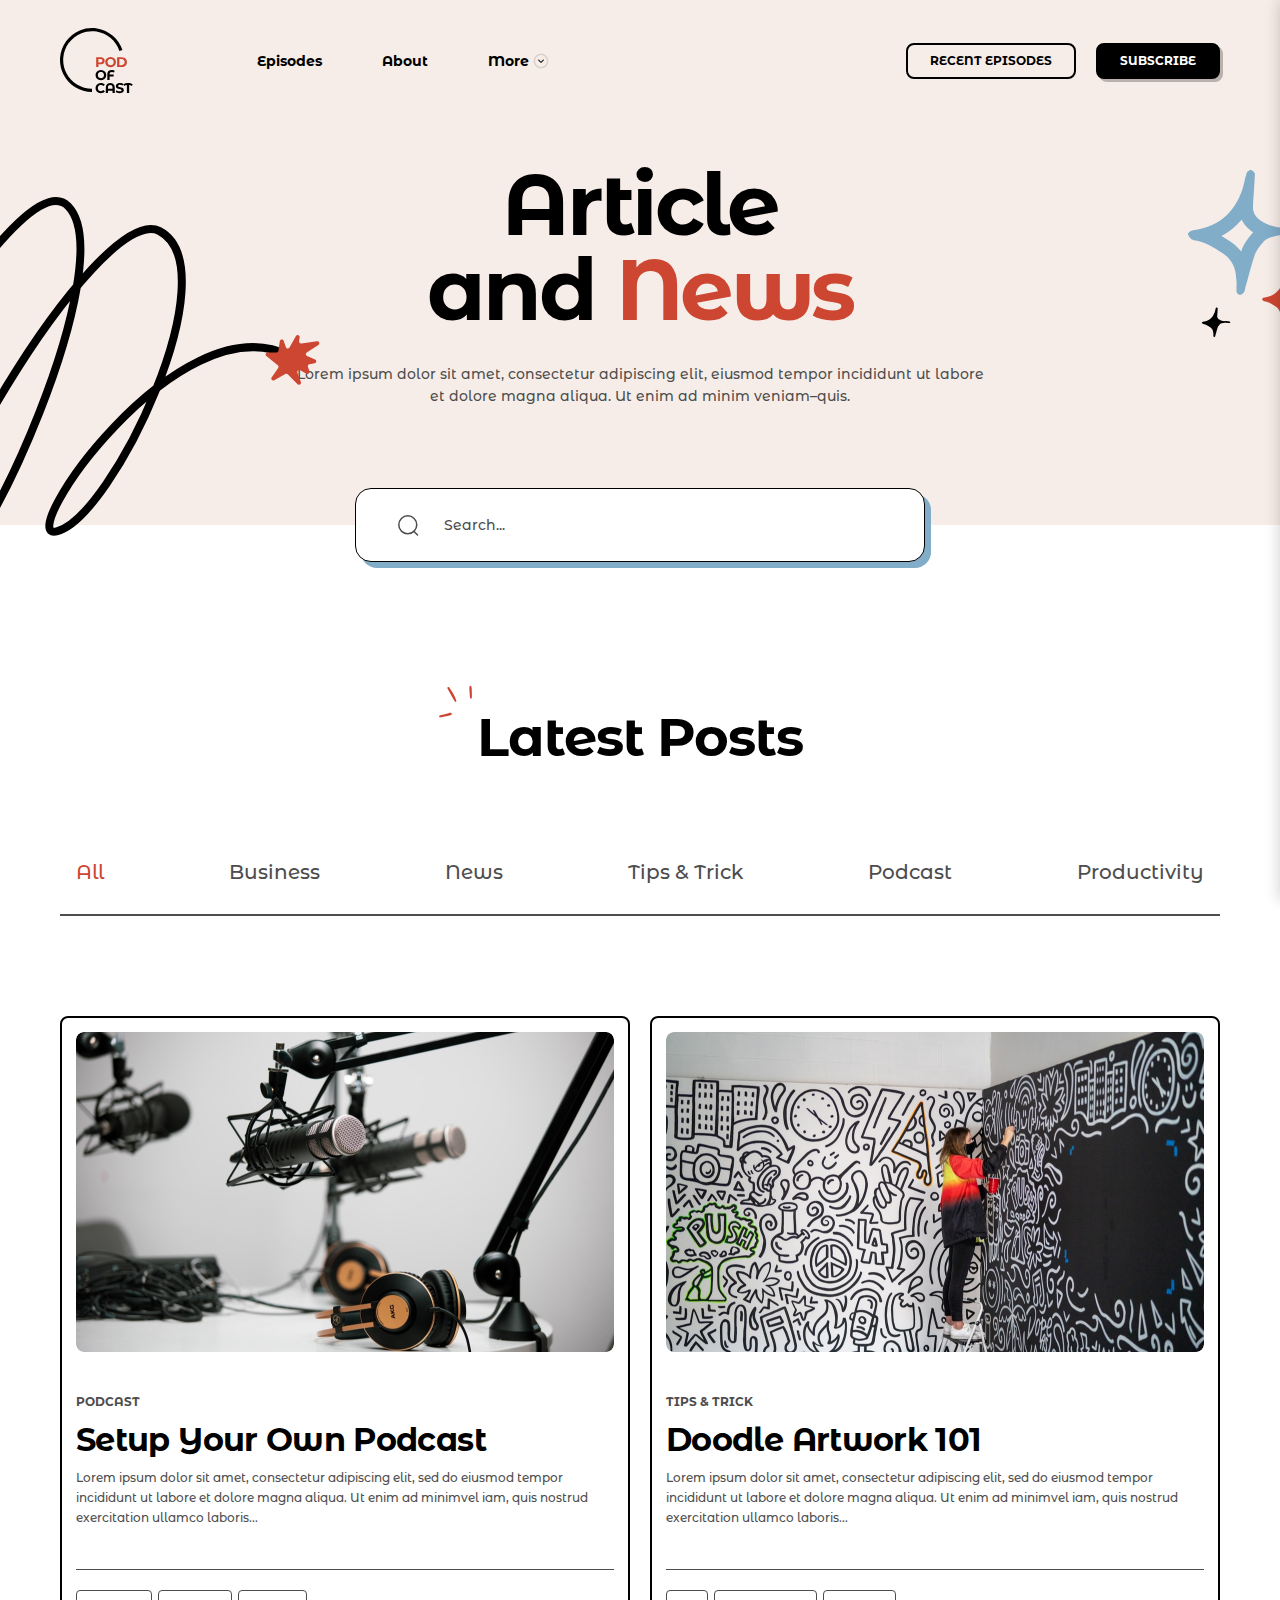
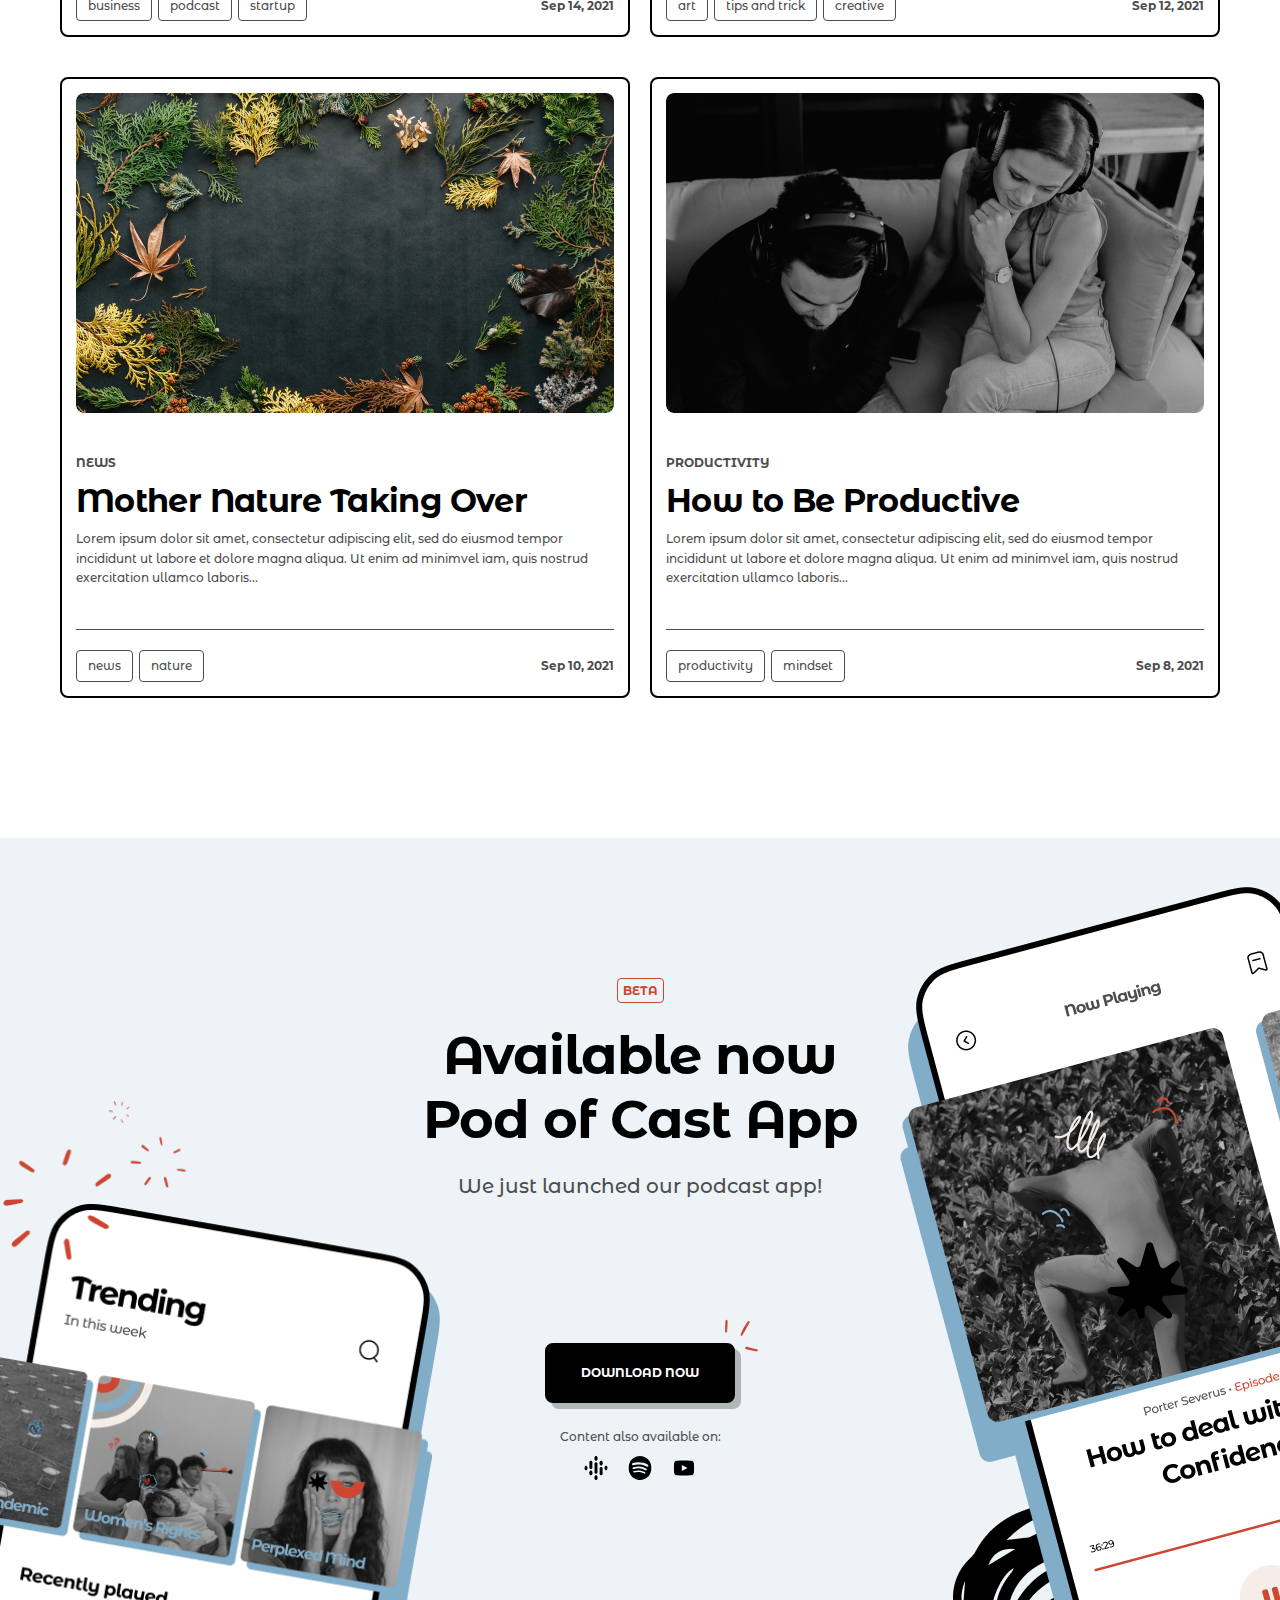
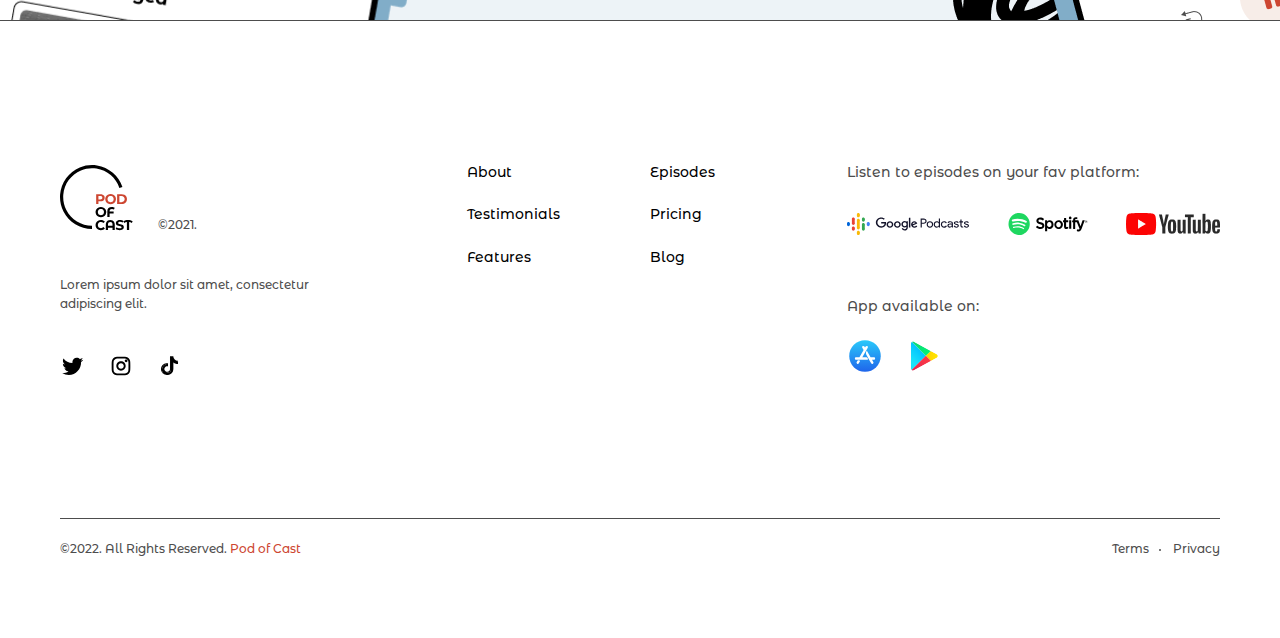
<file: blog.html>
<!DOCTYPE html>
<html lang="en">

<head>
    <meta charset="UTF-8">
    <meta name="viewport" content="width=device-width, initial-scale=1.0">
    <link rel="stylesheet" href="./css/style.css">
    <title>Article and News</title>
</head>

<body>
    <header class="header">
        <nav class="nav container">
            <a class="logo" href="./index.html"><img src="./images/logo.svg" alt="Pod Of Cast" width="74" height="74" loading="lazy"></a>
            <ul class="nav__list">
                <li class="nav__item"><a class="nav__link" href="./perplexed-mind.html#episodes" target="_blank">Episodes</a></li>
                <li class="nav__item"><a class="nav__link" href="./about.html" target="_blank">About</a></li>
                <li class="nav__item nav__item-more">
                    <div class="nav__link nav__link-more">
                        <span>More</span>
                        <img src="./images/arrow-down.svg" alt="" width="16" height="16" loading="lazy">
                        <ul class="nav__item-details">
                            <li class="nav__item"><a class="nav__link" href="./index.html#testimonials" target="_blank">Testimonials</a></li>
                            <li class="nav__item"><a class="nav__link" href="./index.html#benefits" target="_blank">Features</a></li>
                            <li class="nav__item"><a class="nav__link" href="./index.html#pricing" target="_blank">Pricing</a></li>
                            <li class="nav__item"><a class="nav__link" href="./blog.html" target="_blank">Blog</a></li>
                        </ul>
                    </div>
                </li>
            </ul>
            <div class="nav__buttons">
                <a class="button button--small button--transparent" href="./index.html#recent" target="_blank">RECENT EPISODES</a>
                <a class="button button--small" href="#" target="_blank">SUBSCRIBE</a>
            </div>
            <button class="burger-button">
                <span class="visually-hidden">Open mobile menu</span>
                <span></span>
                <span></span>
                <span></span>
            </button>
        </nav>
    </header>
    <div class="mobile-menu">
        <div class="mobile-menu__body">
            <button class="mobile-menu__close-button">
                <span class="visually-hidden">close menu</span>
            </button>
            <nav class="mobile-menu__nav">
                <ul class="mobile-menu__list">
                    <li class="mobile-menu__item"><a class="mobile-menu__item-link" href="./perplexed-mind.html#episodes" target="_blank">Episodes</a></li>
                    <li class="mobile-menu__item"><a class="mobile-menu__item-link" href="./about.html" target="_blank">About</a></li>
                    <li class="mobile-menu__item"><a class="mobile-menu__item-link" href="./index.html#testimonials" target="_blank">Testimonials</a></li>
                    <li class="mobile-menu__item"><a class="mobile-menu__item-link" href="./index.html#benefits" target="_blank">Features</a></li>
                    <li class="mobile-menu__item"><a class="mobile-menu__item-link" href="./index.html#pricing" target="_blank">Pricing</a></li>
                    <li class="mobile-menu__item"><a class="mobile-menu__item-link" href="./blog.html" target="_blank">Blog</a></li>
                </ul>
                <ul class="mobile-menu__buttons">
                    <li class="mobile-menu__button"><a class="button" href="./index.html#recent" target="_blank">RECENT EPISODES</a></li>
                    <li class="mobile-menu__button"><a class="button" href="#" target="_blank">SUBSCRIBE</a></li>
                </ul>
            </nav>
        </div>
        <div class="mobile-menu__overlay"></div>
    </div>
    <main class="main">
        <section class="blog-top top">
            <div class="blog-top__inner container">
                <h1 class="blog-top__title display-heading">Article<br>and <span>News</span></h1>
                <p class="blog-top__text text">Lorem ipsum dolor sit amet, consectetur adipiscing elit, eiusmod tempor incididunt ut labore et dolore magna aliqua. Ut enim ad minim veniam–quis.</p>
                <form class="blog-top__search" action="#">
                    <input class="blog-top__search-input" type="text" placeholder="Search...">
                    <button class="blog-top__search-button" type="submit">
                        <span class="visually-hidden">search</span>
                        <svg width="24" height="24" viewBox="0 0 24 24" fill="none" xmlns="http://www.w3.org/2000/svg">
                            <g id="Search">
                                <g id="Search_2">
                                    <ellipse id="Ellipse_739" cx="11.7664" cy="11.7666" rx="8.98856" ry="8.98856" stroke="#4D4D4D" stroke-width="1.5" stroke-linecap="round" stroke-linejoin="round" />
                                    <path id="Line_181" d="M18.0181 18.4852L21.5421 22.0001" stroke="#4D4D4D" stroke-width="1.5" stroke-linecap="round" stroke-linejoin="round" />
                                </g>
                            </g>
                        </svg>
                    </button>
                </form>
            </div>
        </section>
        <section class="blog">
            <div class="blog__inner container">
                <h2 class="blog__title title">Latest Posts</h2>
                <div class="categories">
                    <div class="categories__buttons">
                        <button class="categories__button categories__button--active" data-filter="all">All</button>
                        <button class="categories__button" data-filter="business">Business</button>
                        <button class="categories__button" data-filter="news">News</button>
                        <button class="categories__button" data-filter="tips-n-trick">Tips & Trick</button>
                        <button class="categories__button" data-filter="podcast">Podcast</button>
                        <button class="categories__button" data-filter="productivity">Productivity</button>
                    </div>
                    <ul class="blog__items categories__items">
                        <li class="blog__item categories__item" data-tag="podcast">
                            <article class="article-card card">
                                <img class="article-card__image" src="./images/blog/setup-your-own-podcast.jpg" alt="" width="538" height="320" loading="lazy">
                                <div class="article-card__content">
                                    <div class="article-card__heading">
                                        <div class="article-card__type">PODCAST</div>
                                        <h1 class="article-card__title"><a class="article-card__link" href="./doodle-artwork-101.html" target="_blank">Setup Your Own Podcast</a></h1>
                                    </div>
                                    <div class="article-card__text">Lorem ipsum dolor sit amet, consectetur adipiscing elit, sed do eiusmod tempor incididunt ut labore et dolore magna aliqua. Ut enim ad minimvel iam, quis nostrud exercitation ullamco laboris...</div>
                                </div>
                                <div class="article-card__bottom">
                                    <ul class="tags">
                                        <li class="tag">business</li>
                                        <li class="tag">podcast</li>
                                        <li class="tag">startup</li>
                                    </ul>
                                    <time class="article-card__date" datetime="2021-09-14">Sep 14, 2021</time>
                                </div>
                            </article>
                        </li>
                        <li class="blog__item categories__item" data-tag="tips-n-trick">
                            <article class="article-card card">
                                <img class="article-card__image" src="./images/blog/doodle-artwork-101.jpg" alt="" width="538" height="320" loading="lazy">
                                <div class="article-card__content">
                                    <div class="article-card__heading">
                                        <div class="article-card__type">TIPS & TRICK</div>
                                        <h1 class="article-card__title"><a class="article-card__link" href="./doodle-artwork-101.html" target="_blank">Doodle Artwork 101</a></h1>
                                    </div>
                                    <div class="article-card__text">Lorem ipsum dolor sit amet, consectetur adipiscing elit, sed do eiusmod tempor incididunt ut labore et dolore magna aliqua. Ut enim ad minimvel iam, quis nostrud exercitation ullamco laboris...</div>
                                </div>
                                <div class="article-card__bottom">
                                    <ul class="tags">
                                        <li class="tag">art</li>
                                        <li class="tag">tips and trick</li>
                                        <li class="tag">creative</li>
                                    </ul>
                                    <time class="article-card__date" datetime="2021-09-12">Sep 12, 2021</time>
                                </div>
                            </article>
                        </li>
                        <li class="blog__item categories__item" data-tag="news">
                            <article class="article-card card">
                                <img class="article-card__image" src="./images/blog/mother-nature-taking-over.jpg" alt="" width="538" height="320" loading="lazy">
                                <div class="article-card__content">
                                    <div class="article-card__heading">
                                        <div class="article-card__type">NEWS</div>
                                        <h1 class="article-card__title"><a class="article-card__link" href="./doodle-artwork-101.html" target="_blank">Mother Nature Taking Over</a></h1>
                                    </div>
                                    <div class="article-card__text">Lorem ipsum dolor sit amet, consectetur adipiscing elit, sed do eiusmod tempor incididunt ut labore et dolore magna aliqua. Ut enim ad minimvel iam, quis nostrud exercitation ullamco laboris...</div>
                                </div>
                                <div class="article-card__bottom">
                                    <ul class="tags">
                                        <li class="tag">news</li>
                                        <li class="tag">nature</li>
                                    </ul>
                                    <time class="article-card__date" datetime="2021-09-10">Sep 10, 2021</time>
                                </div>
                            </article>
                        </li>
                        <li class="blog__item categories__item" data-tag="productivity">
                            <article class="article-card card">
                                <img class="article-card__image" src="./images/blog/how-to-be-productive.jpg" alt="" width="538" height="320" loading="lazy">
                                <div class="article-card__content">
                                    <div class="article-card__heading">
                                        <div class="article-card__type">PRODUCTIVITY</div>
                                        <h1 class="article-card__title"><a class="article-card__link" href="./doodle-artwork-101.html" target="_blank">How to Be Productive</a></h1>
                                    </div>
                                    <div class="article-card__text">Lorem ipsum dolor sit amet, consectetur adipiscing elit, sed do eiusmod tempor incididunt ut labore et dolore magna aliqua. Ut enim ad minimvel iam, quis nostrud exercitation ullamco laboris...</div>
                                </div>
                                <div class="article-card__bottom">
                                    <ul class="tags">
                                        <li class="tag">productivity</li>
                                        <li class="tag">mindset</li>
                                    </ul>
                                    <time class="article-card__date" datetime="2021-09-08">Sep 8, 2021</time>
                                </div>
                            </article>
                        </li>
                    </ul>
                </div>
            </div>
        </section>
    </main>
    <section class="cta">
        <div class="cta__inner container">
            <div class="heading">
                <div class="cta__badge">BETA</div>
                <h2 class="title">Available now<br>Pod of Cast App</h2>
                <p class="heading__text">We just launched our podcast app!</p>
            </div>
            <div class="cta__content">
                <a class="cta__button button" href="#" target="_blank">DOWNLOAD NOW</a>
                <div class="cta__platforms">
                    <p class="cta__platforms-title">Content also available on:</p>
                    <ul class="cta__platforms-list">
                        <li class="cta__platform-item"><img class="cta__platforms-icon" src="./images/platforms/google-podcast-icon-dark.svg" alt="Google Podcast" width="24" height="24" loading="lazy"></li>
                        <li class="cta__platform-item"><img class="cta__platforms-icon" src="./images/platforms/spotify-icon-dark.svg" alt="Spotify" width="24" height="24" loading="lazy"></li>
                        <li class="cta__platform-item"><img class="cta__platforms-icon" src="./images/platforms/youtube-icon-dark.svg" alt="YouTube" width="24" height="24" loading="lazy"></li>
                    </ul>
                </div>
            </div>
        </div>
    </section>
    <footer class="footer">
        <div class="container">
            <div class="footer__main">
                <div class="footer__content">
                    <div class="footer__content-top">
                        <a class="logo" href="./index.html"><img src="./images/logo.svg" alt="Pod Of Cast" width="74" height="74" loading="lazy"></a>
                        <div class="footer__content-copyright">©2021.</div>
                    </div>
                    <p class="footer__content-text">Lorem ipsum dolor sit amet, consectetur adipiscing elit.</p>
                    <ul class="footer__socials">
                        <li class="footer__socials-item">
                            <a class="footer__socials-link" href="#">
                                <img class="footer__socials-icon" src="./images/socilas/twitter.svg" alt="Twitter" width="24" height="24" loading="lazy">
                            </a>
                        </li>
                        <li class="footer__socials-item">
                            <a class="footer__socials-link" href="#">
                                <img class="footer__socials-icon" src="./images/socilas/instagram.svg" alt="Instagram" width="24" height="24" loading="lazy">
                            </a>
                        </li>
                        <li class="footer__socials-item">
                            <a class="footer__socials-link" href="#">
                                <img class="footer__socials-icon" src="./images/socilas/tiktok.svg" alt="Tiktok" width="24" height="24" loading="lazy">
                            </a>
                        </li>
                    </ul>
                </div>
                <nav class="footer__nav">
                    <ul class="footer__nav-list">
                        <li class="footer__nav-item"><a class="footer__nav-link" href="./about.html" target="_blank">About</a></li>
                        <li class="footer__nav-item"><a class="footer__nav-link" href="./index.html#testimonials" target="_blank">Testimonials</a></li>
                        <li class="footer__nav-item"><a class="footer__nav-link" href="./index.html#benefits" target="_blank">Features</a></li>
                    </ul>
                    <ul class="footer__nav-list">
                        <li class="footer__nav-item"><a class="footer__nav-link" href="./perplexed-mind.html#episodes" target="_blank">Episodes</a></li>
                        <li class="footer__nav-item"><a class="footer__nav-link" href="./index.html#pricing" target="_blank">Pricing</a></li>
                        <li class="footer__nav-item"><a class="footer__nav-link" href="./blog.html" target="_blank">Blog</a></li>
                    </ul>
                </nav>
                <div class="footer__platforms">
                    <div class="footer__platform">
                        <p class="footer__platform-text">Listen to episodes on your fav platform:</p>
                        <ul class="footer__platform-list">
                            <li class="footer__platform-item"><img class="footer__platform-logo" src="./images/platforms/google-podcast-small.svg" alt="Google Podcast" width="122" height="22" loading="lazy"></li>
                            <li class="footer__platform-item"><img class="footer__platform-logo" src="./images/platforms/spotify-small.svg" alt="Spotify" width="80" height="22" loading="lazy"></li>
                            <li class="footer__platform-item"><img class="footer__platform-logo" src="./images/platforms/youtube-small.svg" alt="YouTube" width="94" height="22" loading="lazy"></li>
                        </ul>
                    </div>
                    <div class="footer__platform">
                        <p class="footer__platform-text">App available on:</p>
                        <ul class="footer__platform-list">
                            <li class="footer__platform-item"><img class="footer__platform-logo" src="./images/platforms/app-store.svg" alt="App Store" width="36" height="36" loading="lazy"></li>
                            <li class="footer__platform-item"><img class="footer__platform-logo" src="./images/platforms/google-play.svg" alt="Google Play" width="36" height="36" loading="lazy"></li>
                        </ul>
                    </div>
                </div>
            </div>
            <div class="footer__bottom">
                <div class="footer__bottom-copyright">©2022. All Rights Reserved. <span>Pod of Cast</span></div>
                <ul class="footer__bottom-links">
                    <li class="footer__bottom-links-item"><a class="footer__bottom-link" href="#" target="_blank">Terms</a></li>
                    <li class="footer__bottom-links-item"><a class="footer__bottom-link" href="#" target="_blank">Privacy</a></li>
                </ul>
            </div>
        </div>
    </footer>

    <script src="./js/swiper-bundle.min.js"></script>
    <script src="./js/main.js"></script>
</body>

</html>
</file>
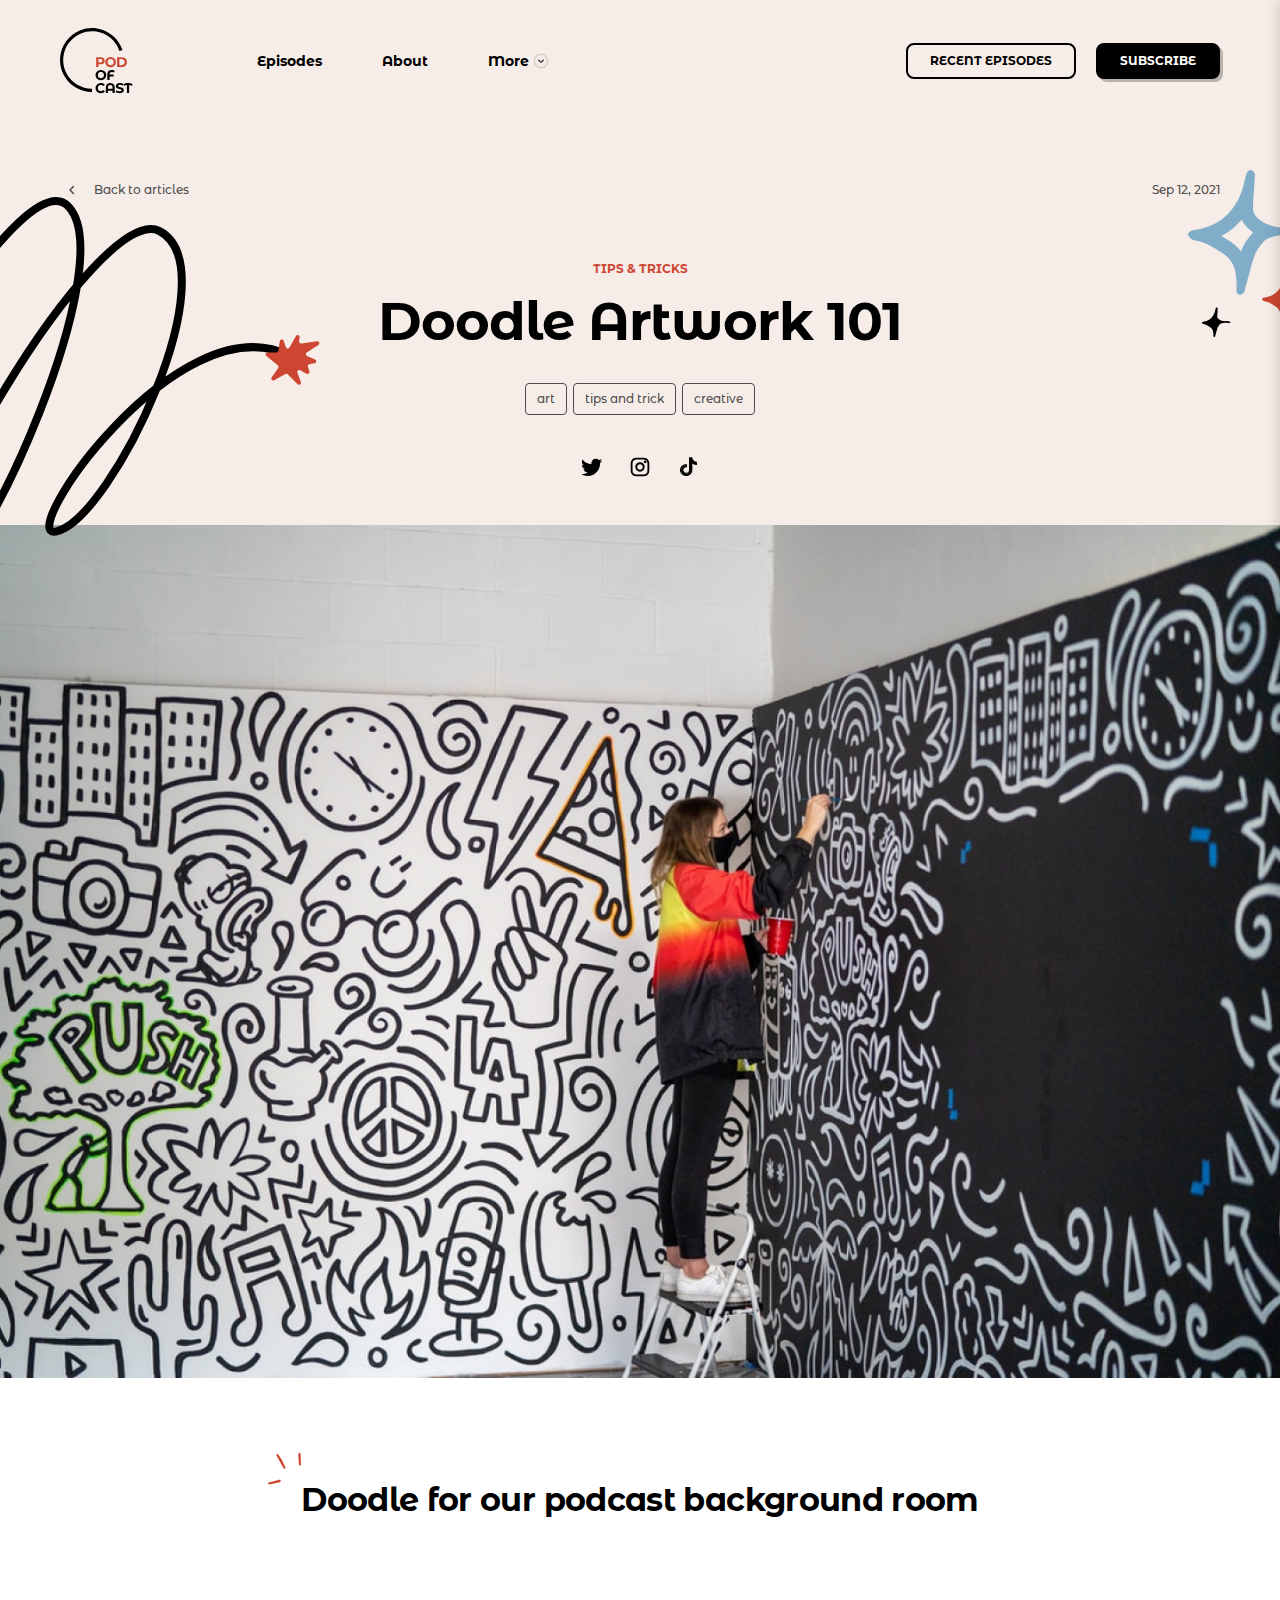
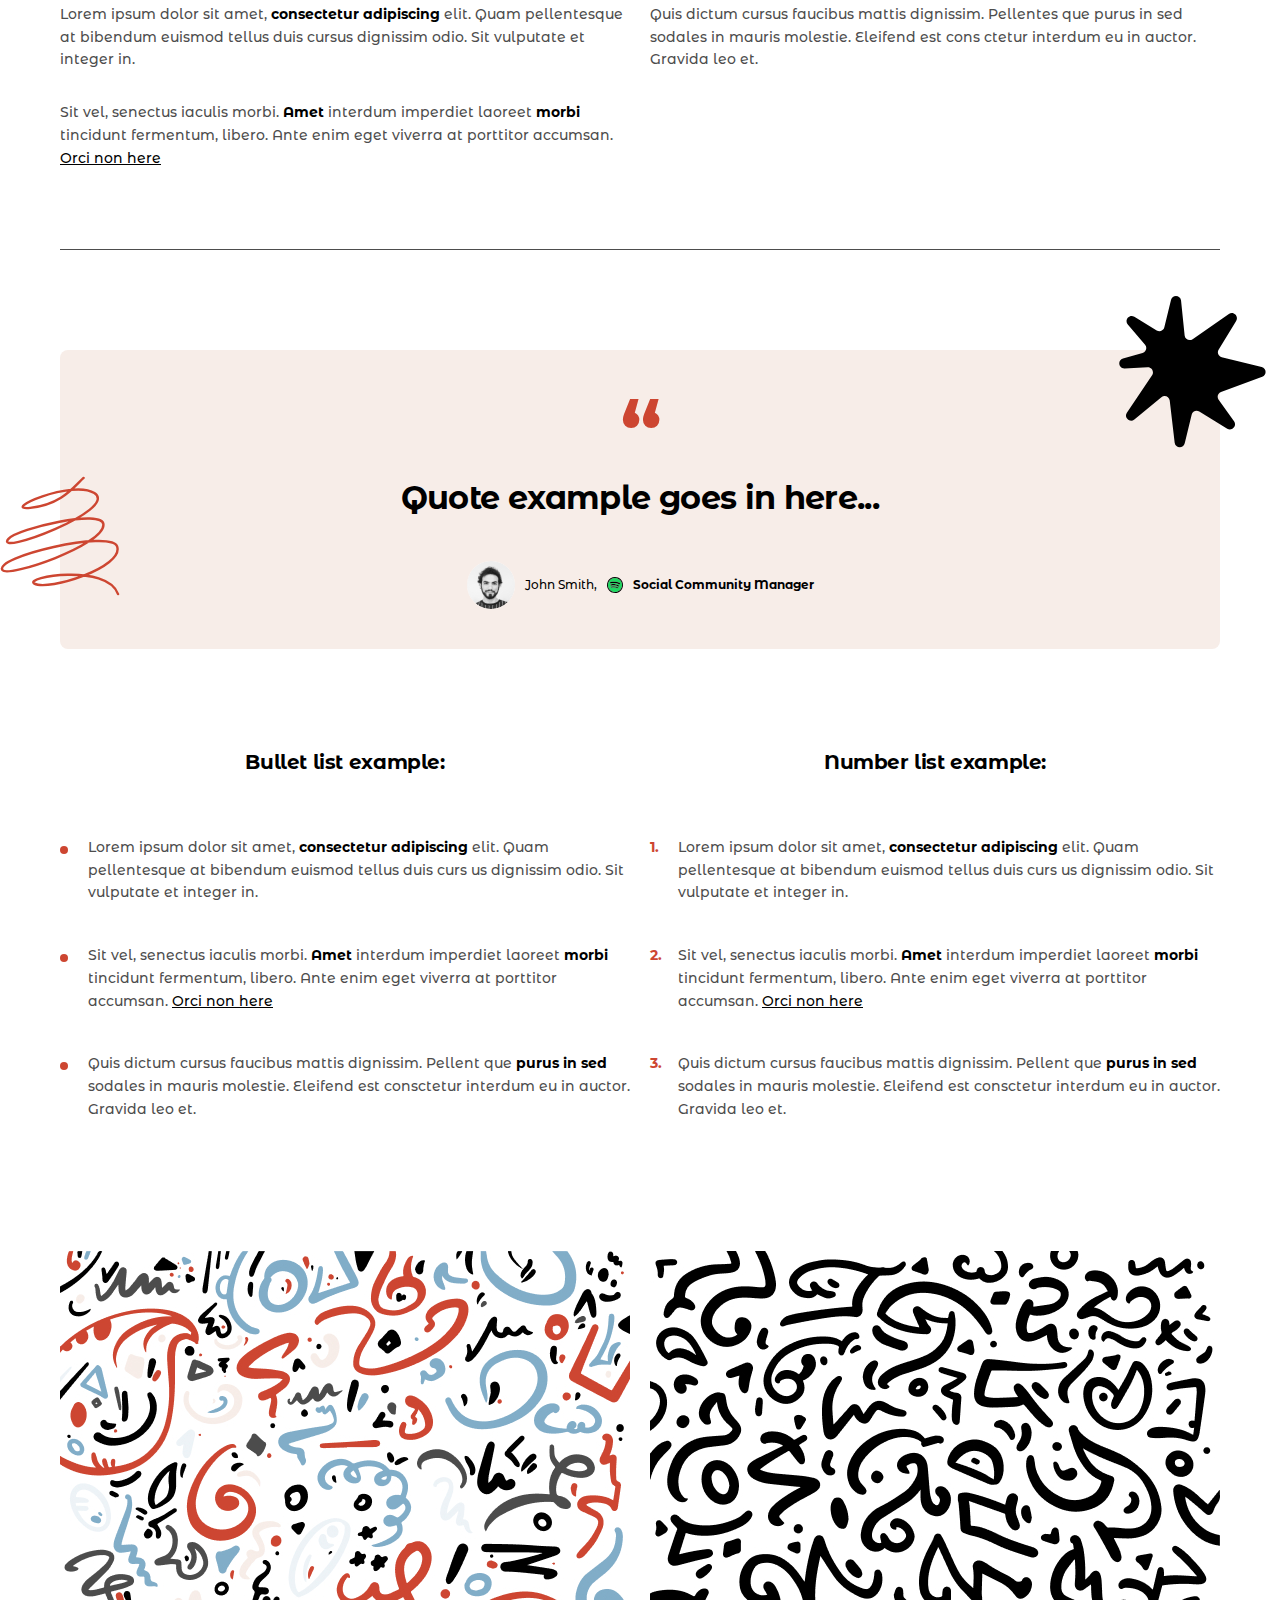
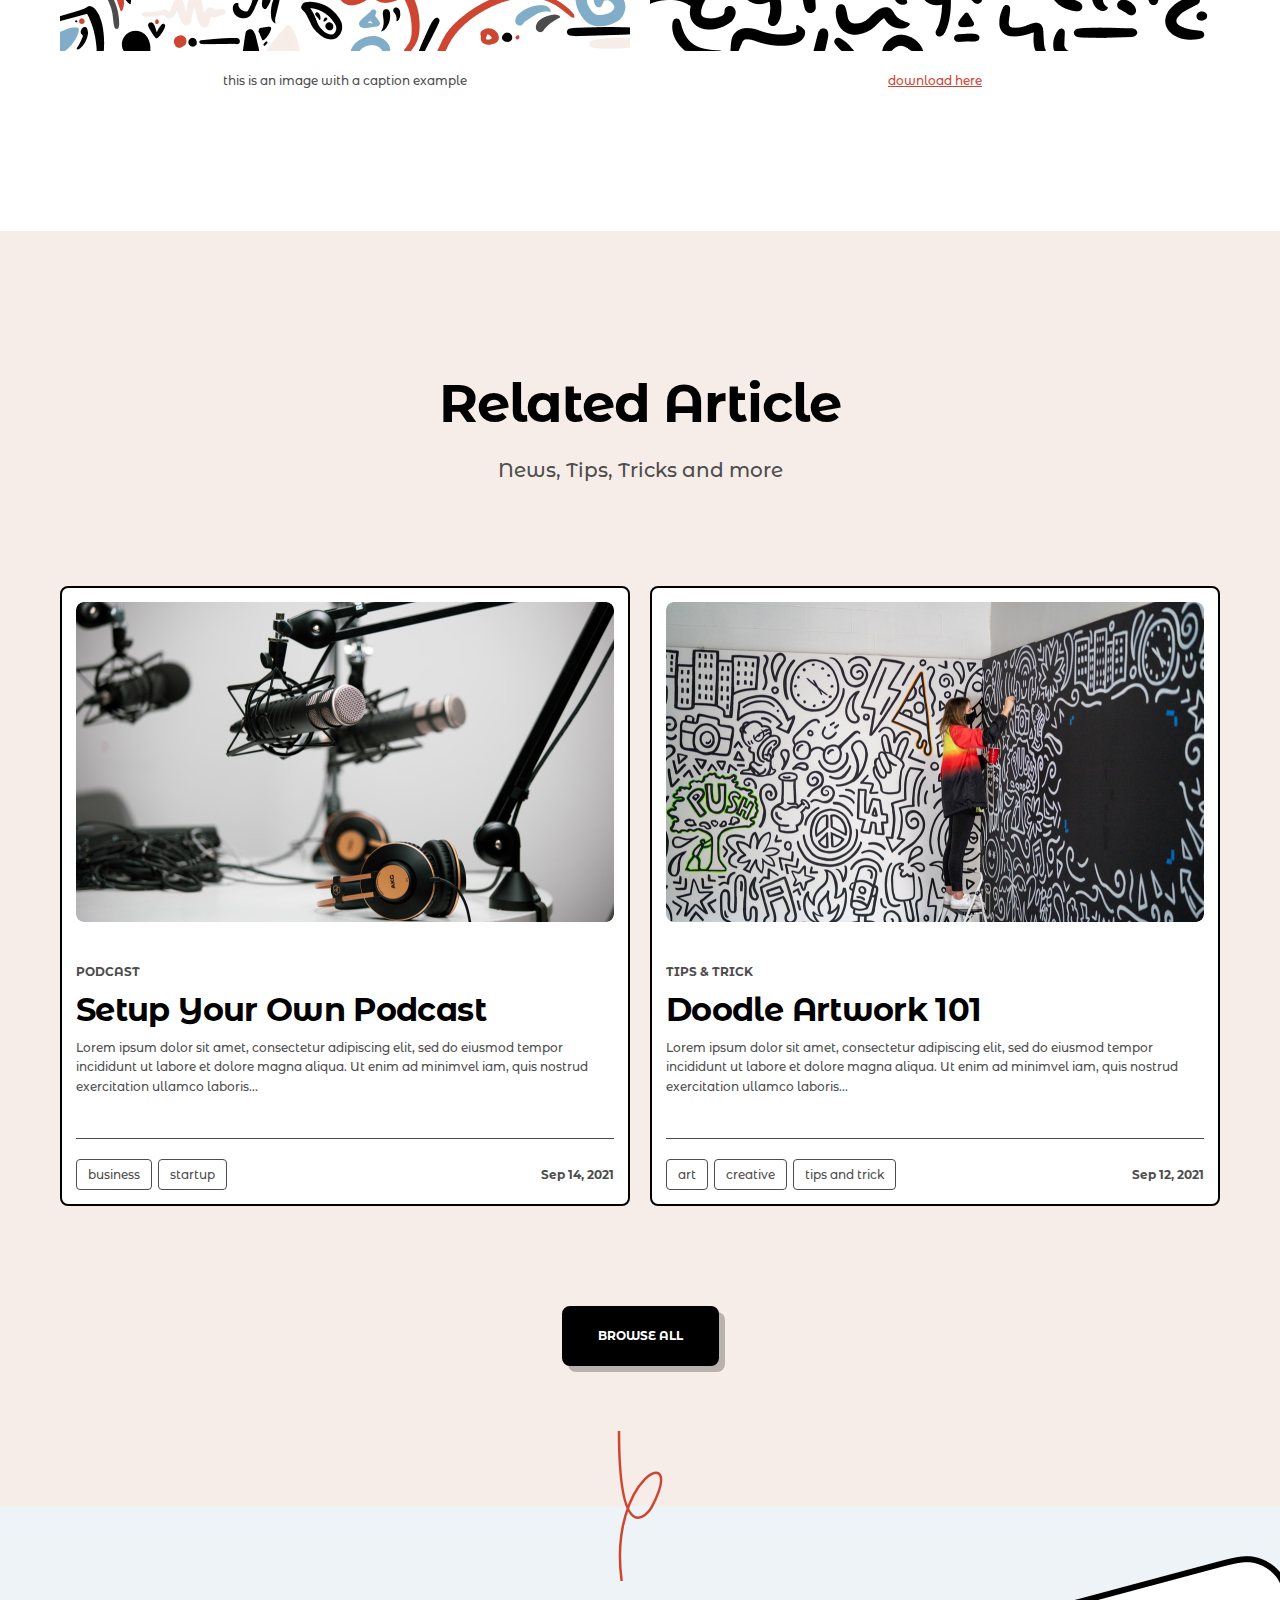
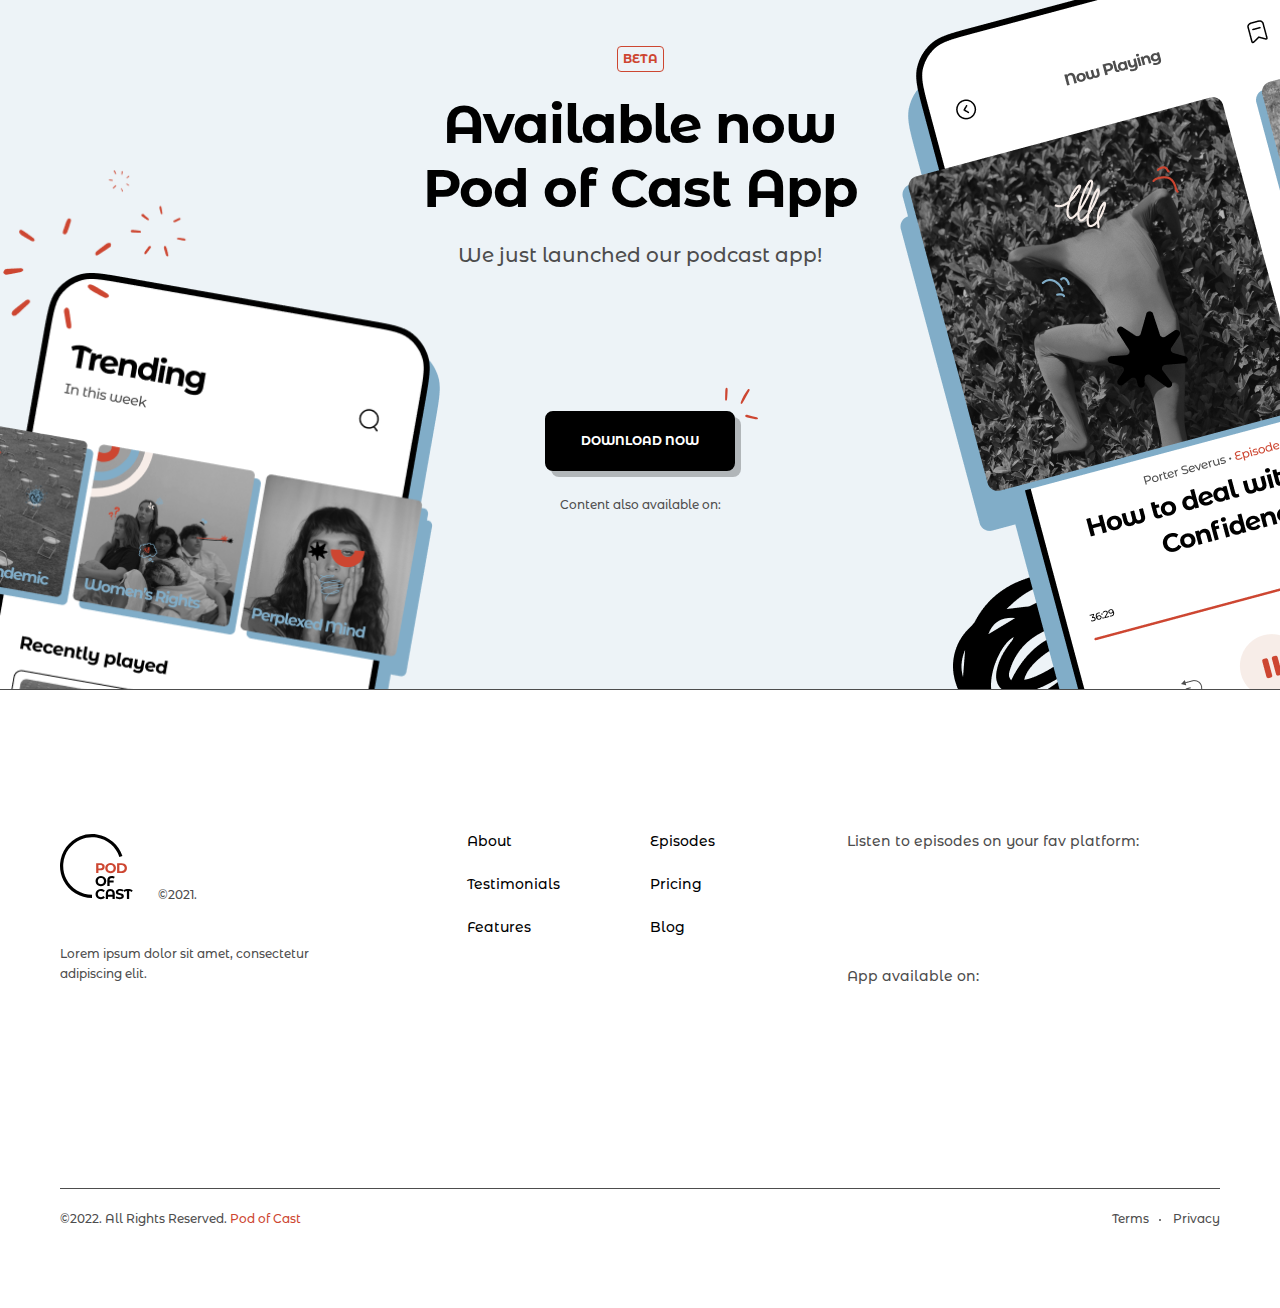
<file: doodle-artwork-101.html>
<!DOCTYPE html>
<html lang="en">

<head>
    <meta charset="UTF-8">
    <meta name="viewport" content="width=device-width, initial-scale=1.0">
    <link rel="stylesheet" href="./css/style.css">
    <title>Doodle Artwork 101 - tips & tricks</title>
</head>

<body>
    <header class="header">
        <nav class="nav container">
            <a class="logo" href="./index.html"><img src="./images/logo.svg" alt="Pod Of Cast" width="74" height="74" loading="lazy"></a>
            <ul class="nav__list">
                <li class="nav__item"><a class="nav__link" href="./perplexed-mind.html#episodes" target="_blank">Episodes</a></li>
                <li class="nav__item"><a class="nav__link" href="./about.html" target="_blank">About</a></li>
                <li class="nav__item nav__item-more">
                    <div class="nav__link nav__link-more">
                        <span>More</span>
                        <img src="./images/arrow-down.svg" alt="" width="16" height="16" loading="lazy">
                        <ul class="nav__item-details">
                            <li class="nav__item"><a class="nav__link" href="./index.html#testimonials" target="_blank">Testimonials</a></li>
                            <li class="nav__item"><a class="nav__link" href="./index.html#benefits" target="_blank">Features</a></li>
                            <li class="nav__item"><a class="nav__link" href="./index.html#pricing" target="_blank">Pricing</a></li>
                            <li class="nav__item"><a class="nav__link" href="./blog.html" target="_blank">Blog</a></li>
                        </ul>
                    </div>
                </li>
            </ul>
            <div class="nav__buttons">
                <a class="button button--small button--transparent" href="./index.html#recent" target="_blank">RECENT EPISODES</a>
                <a class="button button--small" href="#" target="_blank">SUBSCRIBE</a>
            </div>
            <button class="burger-button">
                <span class="visually-hidden">Open mobile menu</span>
                <span></span>
                <span></span>
                <span></span>
            </button>
        </nav>
    </header>
    <div class="mobile-menu">
        <div class="mobile-menu__body">
            <button class="mobile-menu__close-button">
                <span class="visually-hidden">close menu</span>
            </button>
            <nav class="mobile-menu__nav">
                <ul class="mobile-menu__list">
                    <li class="mobile-menu__item"><a class="mobile-menu__item-link" href="./perplexed-mind.html#episodes" target="_blank">Episodes</a></li>
                    <li class="mobile-menu__item"><a class="mobile-menu__item-link" href="./about.html" target="_blank">About</a></li>
                    <li class="mobile-menu__item"><a class="mobile-menu__item-link" href="./index.html#testimonials" target="_blank">Testimonials</a></li>
                    <li class="mobile-menu__item"><a class="mobile-menu__item-link" href="./index.html#benefits" target="_blank">Features</a></li>
                    <li class="mobile-menu__item"><a class="mobile-menu__item-link" href="./index.html#pricing" target="_blank">Pricing</a></li>
                    <li class="mobile-menu__item"><a class="mobile-menu__item-link" href="./blog.html" target="_blank">Blog</a></li>
                </ul>
                <ul class="mobile-menu__buttons">
                    <li class="mobile-menu__button"><a class="button" href="./index.html#recent" target="_blank">RECENT EPISODES</a></li>
                    <li class="mobile-menu__button"><a class="button" href="#" target="_blank">SUBSCRIBE</a></li>
                </ul>
            </nav>
        </div>
        <div class="mobile-menu__overlay"></div>
    </div>
    <main class="main">
        <section class="article-top top">
            <div class="article-top__inner container">
                <div class="article-top__top">
                    <a class="article-top__link" href="./blog.html">
                        <svg width="24" height="24" viewBox="0 0 24 24" fill="none" xmlns="http://www.w3.org/2000/svg">
                            <path d="M13.4424 8.52905L9.95638 12.0001L13.4424 15.4711" stroke="#4D4D4D" stroke-width="1.5" stroke-linecap="round" stroke-linejoin="round" />
                        </svg>
                        Back to articles
                    </a>
                    <time class="article-top__date" datetime="2021-09-12">Sep 12, 2021</time>
                </div>
                <div class="article-top__content">
                    <div class="article-top__heading">
                        <div class="article-top__type">TIPS & TRICKS</div>
                        <h1 class="article-top__title title">Doodle Artwork 101</h1>
                    </div>
                    <ul class="article-top__tags tags">
                        <li class="article-top__tag tag">art</li>
                        <li class="article-top__tag tag">tips and trick</li>
                        <li class="article-top__tag tag">creative</li>
                    </ul>
                    <ul class="socials">
                        <li class="socials__item">
                            <a class="socials__link" href="#" target="_blank">
                                <span class="visually-hidden">twitter</span>
                                <svg width="24" height="24" viewBox="0 0 24 24" fill="none" xmlns="http://www.w3.org/2000/svg">
                                    <path d="M8.84156 21C6.41531 21 4.15363 20.2943 2.25 19.0767C3.86624 19.1813 6.71855 18.9308 8.49268 17.2386C5.82381 17.1161 4.6202 15.0692 4.4632 14.1945C4.68997 14.2819 5.77148 14.3869 6.382 14.142C3.31192 13.3722 2.84095 10.678 2.94561 9.85573C3.52125 10.2581 4.49809 10.3981 4.88185 10.3631C2.02109 8.31618 3.05027 5.23707 3.55613 4.57226C5.60912 7.4165 8.6859 9.01393 12.4923 9.10278C12.4205 8.78802 12.3826 8.46032 12.3826 8.12373C12.3826 5.70819 14.3351 3.75 16.7435 3.75C18.0019 3.75 19.1358 4.28457 19.9318 5.13963C20.7727 4.94258 22.0382 4.4813 22.6569 4.0824C22.3451 5.20208 21.3742 6.13612 20.7869 6.48231C20.7918 6.49408 20.7821 6.47048 20.7869 6.48231C21.3028 6.40428 22.6986 6.13603 23.25 5.76192C22.9773 6.39094 21.948 7.4368 21.1033 8.02232C21.2605 14.9535 15.9574 21 8.84156 21Z" fill="black" />
                                </svg>
                            </a>
                        </li>
                        <li class="socials__item">
                            <a class="socials__link" href="#" target="_blank">
                                <span class="visually-hidden">instagram</span>
                                <svg width="24" height="24" viewBox="0 0 24 24" fill="none" xmlns="http://www.w3.org/2000/svg">
                                    <path d="M18.5333 6.8665C18.5333 7.6397 17.9065 8.2665 17.1333 8.2665C16.3601 8.2665 15.7333 7.6397 15.7333 6.8665C15.7333 6.09331 16.3601 5.4665 17.1333 5.4665C17.9065 5.4665 18.5333 6.09331 18.5333 6.8665Z" fill="black" />
                                    <path fill-rule="evenodd" clip-rule="evenodd" d="M12 16.6665C14.5773 16.6665 16.6667 14.5772 16.6667 11.9998C16.6667 9.42251 14.5773 7.33317 12 7.33317C9.42268 7.33317 7.33334 9.42251 7.33334 11.9998C7.33334 14.5772 9.42268 16.6665 12 16.6665ZM12 14.7998C13.5464 14.7998 14.8 13.5462 14.8 11.9998C14.8 10.4534 13.5464 9.19984 12 9.19984C10.4536 9.19984 9.20001 10.4534 9.20001 11.9998C9.20001 13.5462 10.4536 14.7998 12 14.7998Z" fill="black" />
                                    <path fill-rule="evenodd" clip-rule="evenodd" d="M2.66667 11.6265C2.66667 8.49021 2.66667 6.92206 3.27704 5.72416C3.81393 4.67045 4.67062 3.81376 5.72433 3.27687C6.92223 2.6665 8.49038 2.6665 11.6267 2.6665H12.3733C15.5096 2.6665 17.0778 2.6665 18.2757 3.27687C19.3294 3.81376 20.1861 4.67045 20.723 5.72416C21.3333 6.92206 21.3333 8.49021 21.3333 11.6265V12.3732C21.3333 15.5095 21.3333 17.0776 20.723 18.2755C20.1861 19.3292 19.3294 20.1859 18.2757 20.7228C17.0778 21.3332 15.5096 21.3332 12.3733 21.3332H11.6267C8.49038 21.3332 6.92223 21.3332 5.72433 20.7228C4.67062 20.1859 3.81393 19.3292 3.27704 18.2755C2.66667 17.0776 2.66667 15.5095 2.66667 12.3732V11.6265ZM11.6267 4.53317H12.3733C13.9723 4.53317 15.0592 4.53462 15.8994 4.60327C16.7178 4.67013 17.1363 4.79133 17.4282 4.94008C18.1307 5.29801 18.7018 5.86913 19.0598 6.57161C19.2085 6.86355 19.3297 7.28207 19.3966 8.10044C19.4652 8.94061 19.4667 10.0276 19.4667 11.6265V12.3732C19.4667 13.9721 19.4652 15.0591 19.3966 15.8992C19.3297 16.7176 19.2085 17.1361 19.0598 17.4281C18.7018 18.1305 18.1307 18.7017 17.4282 19.0596C17.1363 19.2084 16.7178 19.3295 15.8994 19.3964C15.0592 19.4651 13.9723 19.4665 12.3733 19.4665H11.6267C10.0277 19.4665 8.94078 19.4651 8.10061 19.3964C7.28223 19.3295 6.86372 19.2084 6.57177 19.0596C5.8693 18.7017 5.29817 18.1305 4.94025 17.4281C4.79149 17.1361 4.6703 16.7176 4.60343 15.8992C4.53479 15.0591 4.53334 13.9721 4.53334 12.3732V11.6265C4.53334 10.0276 4.53479 8.94061 4.60343 8.10044C4.6703 7.28207 4.79149 6.86355 4.94025 6.57161C5.29817 5.86913 5.8693 5.29801 6.57177 4.94008C6.86372 4.79133 7.28223 4.67013 8.10061 4.60327C8.94078 4.53462 10.0277 4.53317 11.6267 4.53317Z" fill="black" />
                                </svg>
                            </a>
                        </li>
                        <li class="socials__item">
                            <a class="socials__link" href="#" target="_blank">
                                <span class="visually-hidden">tiktok</span>
                                <svg width="24" height="24" viewBox="0 0 24 24" fill="none" xmlns="http://www.w3.org/2000/svg">
                                    <path d="M20.0253 7.43473V9.93529C20.0253 9.93529 18.8407 9.88887 17.9633 9.66577C16.7387 9.35374 15.9513 8.87516 15.9513 8.87516C15.9513 8.87516 15.408 8.53387 15.364 8.50969V15.1022C15.364 15.4692 15.2635 16.3862 14.9571 17.1503C14.557 18.1507 13.9397 18.8072 13.8261 18.9414C13.8261 18.9414 13.0749 19.8287 11.7507 20.4262C10.5571 20.9653 9.50874 20.9516 9.19498 20.9653C9.19498 20.9653 7.38321 21.0371 5.75213 19.9773L5.74399 19.9715C5.57178 19.8047 5.40968 19.6286 5.25849 19.4441C4.73799 18.8095 4.41894 18.0591 4.33877 17.845C4.33863 17.844 4.33863 17.8431 4.33877 17.8422C4.20976 17.4701 3.93873 16.5765 3.97576 15.711C4.04128 14.184 4.57847 13.2467 4.72049 13.0119C5.09664 12.3716 5.58587 11.7987 6.16641 11.3188C6.6787 10.9046 7.25936 10.5751 7.88458 10.3437C8.56046 10.072 9.28422 9.92637 10.017 9.91462V12.446C10.017 12.446 8.67652 12.0208 7.60378 12.7736C6.85376 13.3306 6.45576 13.8739 6.33855 14.8444C6.33367 15.5585 6.51639 16.5691 7.51873 17.2431C7.63566 17.3172 7.75042 17.383 7.86301 17.4405C8.03812 17.6681 8.25125 17.8664 8.49379 18.0275C9.47293 18.6473 10.2934 18.6906 11.3425 18.288C12.042 18.0189 12.5686 17.4124 12.8128 16.7404C12.9662 16.3207 12.9642 15.8982 12.9642 15.4614V3.03467H15.4059C15.5069 3.60842 15.786 4.42517 16.5243 5.23411C16.8204 5.53956 17.1539 5.8096 17.5176 6.03838C17.6251 6.14954 18.1745 6.69911 18.8797 7.0365C19.2444 7.21089 19.6288 7.34452 20.0253 7.43473Z" fill="black" />
                                    <path d="M3.36691 17.0679V17.0698L3.4275 17.234C3.42054 17.2149 3.39803 17.1568 3.36691 17.0679Z" fill="black" />
                                    <path d="M7.88461 10.344C7.25939 10.5754 6.67873 10.9049 6.16644 11.3191C5.58572 11.8001 5.09661 12.3742 4.72093 13.0158C4.57891 13.2498 4.04172 14.1878 3.9762 15.7149C3.93917 16.5804 4.2102 17.4739 4.33921 17.846C4.33907 17.847 4.33907 17.8479 4.33921 17.8488C4.4206 18.061 4.73843 18.8114 5.25893 19.4479C5.41012 19.6325 5.57222 19.8085 5.74443 19.9753C5.19268 19.6095 4.7006 19.1674 4.28427 18.6632C3.76825 18.034 3.45001 17.2914 3.36699 17.0722C3.36689 17.0706 3.36689 17.0691 3.36699 17.0675V17.0648C3.23758 16.6931 2.96573 15.7991 3.00358 14.9324C3.0691 13.4054 3.60628 12.4681 3.74831 12.2333C4.12388 11.5917 4.613 11.0176 5.19382 10.5367C5.706 10.1223 6.28669 9.79279 6.91199 9.56155C7.30202 9.40646 7.70833 9.29203 8.1239 9.22027C8.75019 9.11549 9.38984 9.1064 10.0191 9.19336V9.91493C9.2856 9.92643 8.56113 10.0721 7.88461 10.344Z" fill="black" />
                                    <path d="M15.408 3.03476H12.9662V15.4619C12.9662 15.8987 12.9662 16.32 12.8148 16.7408C12.5682 17.4125 12.0437 18.019 11.3445 18.2881C10.295 18.6922 9.47454 18.6474 8.49581 18.0276C8.25285 17.8673 8.03917 17.6696 7.8634 17.4425C8.69726 17.8688 9.44361 17.8614 10.3682 17.5057C11.067 17.2366 11.5923 16.6301 11.8381 15.958C11.992 15.5383 11.9899 15.1159 11.9899 14.6795V2.25H15.3616C15.3616 2.25 15.3237 2.55891 15.408 3.03476ZM20.0253 6.74328V7.43483C19.6295 7.34447 19.2458 7.21085 18.8817 7.0366C18.1765 6.69921 17.6271 6.14964 17.5197 6.03848C17.6443 6.11693 17.7737 6.1883 17.9071 6.25222C18.7645 6.66255 19.609 6.78502 20.0253 6.74328Z" fill="black" />
                                </svg>
                            </a>
                        </li>
                    </ul>
                </div>
            </div>
        </section>
        <img class="article-image" src="./images/blog/doodle-artwork-101-large.jpg" alt="Doodle Artwork 101" width="1440" height="960" loading="lazy">
        <section class="article container">
            <div class="content content--bottom-line ">
                <h2 class="article__title content__title">Doodle for our podcast background room</h2>
                <div class="content__items">
                    <div class="content__item">
                        <p class="content__text">
                            Lorem ipsum dolor sit amet, <b>consectetur adipiscing</b> elit.
                            Quam pellentesque at bibendum euismod tellus duis cursus dignissim odio.
                            Sit vulputate et integer in.
                        </p>
                        <p class="content__text">
                            Sit vel, senectus iaculis morbi. <b>Amet</b> interdum imperdiet laoreet
                            <b>morbi</b> tincidunt fermentum, libero. Ante enim eget viverra at porttitor
                            accumsan. <a class="content__link" href="#" target="_blank">Orci non here</a>
                        </p>
                    </div>
                    <div class="content__item">
                        <p class="content__text">
                            Quis dictum cursus faucibus mattis dignissim. Pellentes
                            que&nbsp;purus&nbsp;in&nbsp;sed sodales in mauris molestie. Eleifend est cons
                            ctetur&nbsp;interdum eu in auctor. Gravida leo et.
                        </p>
                    </div>
                </div>
            </div>
            <div class="article__quote quote">
                <blockquote class="qoute__content">
                    <span class="quote__icon">“</span>
                    <p class="quote__text">Quote example goes in here...</p>
                </blockquote>
                <div class="quote__author author">
                    <div class="quote__author-info author__info">
                        <img class="quote__author-image author__image" src="./images/authors/john-smith.jpg" alt="John Smith" width="48" height="48" loading="lazy">
                        <div class="quote__author-name author__name">John Smith,</div>
                    </div>
                    <div class="quote__author-post author__post">
                        <img src="./images/platforms/spotify-icon-colored.svg" alt="Spotify" width="16" height="16" loading="lazy">
                        <span>Social Community Manager</span>
                    </div>
                </div>
            </div>
            <div class="article__content content">
                <div class="content__items">
                    <div class="content__item content__item--list">
                        <h3 class="content__item-title">Bullet list example:</h3>
                        <ul class="content__list">
                            <li class="content__list-item">
                                Lorem ipsum dolor sit amet, <b>consectetur adipiscing</b> elit. Quam pellentesque at bibendum euismod tellus duis curs
                                us dignissim odio. Sit vulputate et integer in.
                            </li>
                            <li class="content__list-item">
                                Sit vel, senectus iaculis morbi. <b>Amet</b> interdum imperdiet
                                laoreet <b>morbi</b> tincidunt fermentum, libero. Ante enim eget viverra at porttitor accumsan. <a class="content__link" href="#" target="_blank">Orci non here</a>
                            </li>
                            <li class="content__list-item">
                                Quis dictum cursus faucibus mattis dignissim. Pellent
                                que <b>purus in sed</b> sodales in mauris molestie. Eleifend est consctetur interdum eu in auctor. Gravida leo et.
                            </li>
                        </ul>
                    </div>
                    <div class="content__item content__item--list">
                        <h3 class="content__item-title">Number list example:</h3>
                        <ul class="content__list content__list--number">
                            <li class="content__list-item">
                                Lorem ipsum dolor sit amet, <b>consectetur adipiscing</b> elit. Quam pellentesque at bibendum euismod tellus duis curs
                                us dignissim odio. Sit vulputate et integer in.
                            </li>
                            <li class="content__list-item">
                                Sit vel, senectus iaculis morbi. <b>Amet</b> interdum imperdiet
                                laoreet <b>morbi</b> tincidunt fermentum, libero. Ante enim eget viverra at porttitor accumsan. <a class="content__link" href="#" target="_blank">Orci non here</a>
                            </li>
                            <li class="content__list-item">
                                Quis dictum cursus faucibus mattis dignissim. Pellent
                                que <b>purus in sed</b> sodales in mauris molestie. Eleifend est consctetur interdum eu in auctor. Gravida leo et.
                            </li>
                        </ul>
                    </div>
                </div>
            </div>
            <div class="content">
                <div class="content__items">
                    <div class="content__item content__item--image">
                        <img class="content__item-image" src="./images/blog/doodle-artwork-101-image-1.jpg" alt="doodle artwork 101 image" width="570" height="442" loading="lazy">
                        <p class="content__item-description">this is an image with a caption example</p>
                    </div>
                    <div class="content__item content__item--image">
                        <img class="content__item-image" src="./images/blog/doodle-artwork-101-image-2.jpg" alt="doodle artwork 101 image" width="570" height="442" loading="lazy">
                        <p class="content__item-description"><a class="link" href="#" target="_blank">download here</a></p>
                    </div>
                </div>
            </div>
        </section>
        <section class="blog-section related">
            <div class="blog-section__inner container">
                <div class="heading">
                    <h2 class="blog-section__title title">Related Article</h2>
                    <p class="heading__text text">News, Tips, Tricks and more</p>
                </div>
                <ul class="blog-section__items">
                    <li class="blog-section__item">
                        <article class="article-card card">
                            <img class="article-card__image" src="./images/blog/setup-your-own-podcast.jpg" alt="" width="538" height="320" loading="lazy">
                            <div class="article-card__content">
                                <div class="article-card__heading">
                                    <div class="article-card__type">PODCAST</div>
                                    <h1 class="article-card__title"><a class="article-card__link" href="./doodle-artwork-101.html" target="_blank">Setup Your Own Podcast</a></h1>
                                </div>
                                <div class="article-card__text">Lorem ipsum dolor sit amet, consectetur adipiscing elit, sed do eiusmod tempor incididunt ut labore et dolore magna aliqua. Ut enim ad minimvel iam, quis nostrud exercitation ullamco laboris...</div>
                            </div>
                            <div class="article-card__bottom">
                                <ul class="tags">
                                    <li class="tag">business</li>
                                    <li class="tag">startup</li>
                                </ul>
                                <time class="article-card__date" datetime="2021-09-14">Sep 14, 2021</time>
                            </div>
                        </article>
                    </li>
                    <li class="blog-section__item">
                        <article class="article-card card">
                            <img class="article-card__image" src="./images/blog/doodle-artwork-101.jpg" alt="" width="538" height="320" loading="lazy">
                            <div class="article-card__content">
                                <div class="article-card__heading">
                                    <div class="article-card__type">TIPS & TRICK</div>
                                    <h1 class="article-card__title"><a class="article-card__link" href="./doodle-artwork-101.html" target="_blank">Doodle Artwork 101</a></h1>
                                </div>
                                <div class="article-card__text">Lorem ipsum dolor sit amet, consectetur adipiscing elit, sed do eiusmod tempor incididunt ut labore et dolore magna aliqua. Ut enim ad minimvel iam, quis nostrud exercitation ullamco laboris...</div>
                            </div>
                            <div class="article-card__bottom">
                                <ul class="tags">
                                    <li class="tag">art</li>
                                    <li class="tag">creative</li>
                                    <li class="tag">tips and trick</li>
                                </ul>
                                <time class="article-card__date" datetime="2021-09-12">Sep 12, 2021</time>
                            </div>
                        </article>
                    </li>
                </ul>
                <a class="button" href="#" target="_blank">BROWSE ALL</a>
            </div>
            <div class="scribble"></div>
        </section>
    </main>
    <section class="cta">
        <div class="cta__inner container">
            <div class="heading">
                <div class="cta__badge">BETA</div>
                <h2 class="title">Available now<br>Pod of Cast App</h2>
                <p class="heading__text">We just launched our podcast app!</p>
            </div>
            <div class="cta__content">
                <a class="cta__button button" href="#" target="_blank">DOWNLOAD NOW</a>
                <div class="cta__platforms">
                    <p class="cta__platforms-title">Content also available on:</p>
                    <ul class="cta__platforms-list">
                        <li class="cta__platform-item"><img class="cta__platforms-icon" src="./images/platforms/google-podcast-icon-dark.svg" alt="Google Podcast" width="24" height="24" loading="lazy"></li>
                        <li class="cta__platform-item"><img class="cta__platforms-icon" src="./images/platforms/spotify-icon-dark.svg" alt="Spotify" width="24" height="24" loading="lazy"></li>
                        <li class="cta__platform-item"><img class="cta__platforms-icon" src="./images/platforms/youtube-icon-dark.svg" alt="YouTube" width="24" height="24" loading="lazy"></li>
                    </ul>
                </div>
            </div>
        </div>
    </section>
    <footer class="footer">
        <div class="container">
            <div class="footer__main">
                <div class="footer__content">
                    <div class="footer__content-top">
                        <a class="logo" href="./index.html"><img src="./images/logo.svg" alt="Pod Of Cast" width="74" height="74" loading="lazy"></a>
                        <div class="footer__content-copyright">©2021.</div>
                    </div>
                    <p class="footer__content-text">Lorem ipsum dolor sit amet, consectetur adipiscing elit.</p>
                    <ul class="footer__socials">
                        <li class="footer__socials-item">
                            <a class="footer__socials-link" href="#">
                                <img class="footer__socials-icon" src="./images/socilas/twitter.svg" alt="Twitter" width="24" height="24" loading="lazy">
                            </a>
                        </li>
                        <li class="footer__socials-item">
                            <a class="footer__socials-link" href="#">
                                <img class="footer__socials-icon" src="./images/socilas/instagram.svg" alt="Instagram" width="24" height="24" loading="lazy">
                            </a>
                        </li>
                        <li class="footer__socials-item">
                            <a class="footer__socials-link" href="#">
                                <img class="footer__socials-icon" src="./images/socilas/tiktok.svg" alt="Tiktok" width="24" height="24" loading="lazy">
                            </a>
                        </li>
                    </ul>
                </div>
                <nav class="footer__nav">
                    <ul class="footer__nav-list">
                        <li class="footer__nav-item"><a class="footer__nav-link" href="./about.html" target="_blank">About</a></li>
                        <li class="footer__nav-item"><a class="footer__nav-link" href="./index.html#testimonials" target="_blank">Testimonials</a></li>
                        <li class="footer__nav-item"><a class="footer__nav-link" href="./index.html#benefits" target="_blank">Features</a></li>
                    </ul>
                    <ul class="footer__nav-list">
                        <li class="footer__nav-item"><a class="footer__nav-link" href="./perplexed-mind.html#episodes" target="_blank">Episodes</a></li>
                        <li class="footer__nav-item"><a class="footer__nav-link" href="./index.html#pricing" target="_blank">Pricing</a></li>
                        <li class="footer__nav-item"><a class="footer__nav-link" href="./blog.html" target="_blank">Blog</a></li>
                    </ul>
                </nav>
                <div class="footer__platforms">
                    <div class="footer__platform">
                        <p class="footer__platform-text">Listen to episodes on your fav platform:</p>
                        <ul class="footer__platform-list">
                            <li class="footer__platform-item"><img class="footer__platform-logo" src="./images/platforms/google-podcast-small.svg" alt="Google Podcast" width="122" height="22" loading="lazy"></li>
                            <li class="footer__platform-item"><img class="footer__platform-logo" src="./images/platforms/spotify-small.svg" alt="Spotify" width="80" height="22" loading="lazy"></li>
                            <li class="footer__platform-item"><img class="footer__platform-logo" src="./images/platforms/youtube-small.svg" alt="YouTube" width="94" height="22" loading="lazy"></li>
                        </ul>
                    </div>
                    <div class="footer__platform">
                        <p class="footer__platform-text">App available on:</p>
                        <ul class="footer__platform-list">
                            <li class="footer__platform-item"><img class="footer__platform-logo" src="./images/platforms/app-store.svg" alt="App Store" width="36" height="36" loading="lazy"></li>
                            <li class="footer__platform-item"><img class="footer__platform-logo" src="./images/platforms/google-play.svg" alt="Google Play" width="36" height="36" loading="lazy"></li>
                        </ul>
                    </div>
                </div>
            </div>
            <div class="footer__bottom">
                <div class="footer__bottom-copyright">©2022. All Rights Reserved. <span>Pod of Cast</span></div>
                <ul class="footer__bottom-links">
                    <li class="footer__bottom-links-item"><a class="footer__bottom-link" href="#" target="_blank">Terms</a></li>
                    <li class="footer__bottom-links-item"><a class="footer__bottom-link" href="#" target="_blank">Privacy</a></li>
                </ul>
            </div>
        </div>
    </footer>

    <script src="./js/swiper-bundle.min.js"></script>
    <script src="./js/main.js"></script>
</body>

</html>
</file>
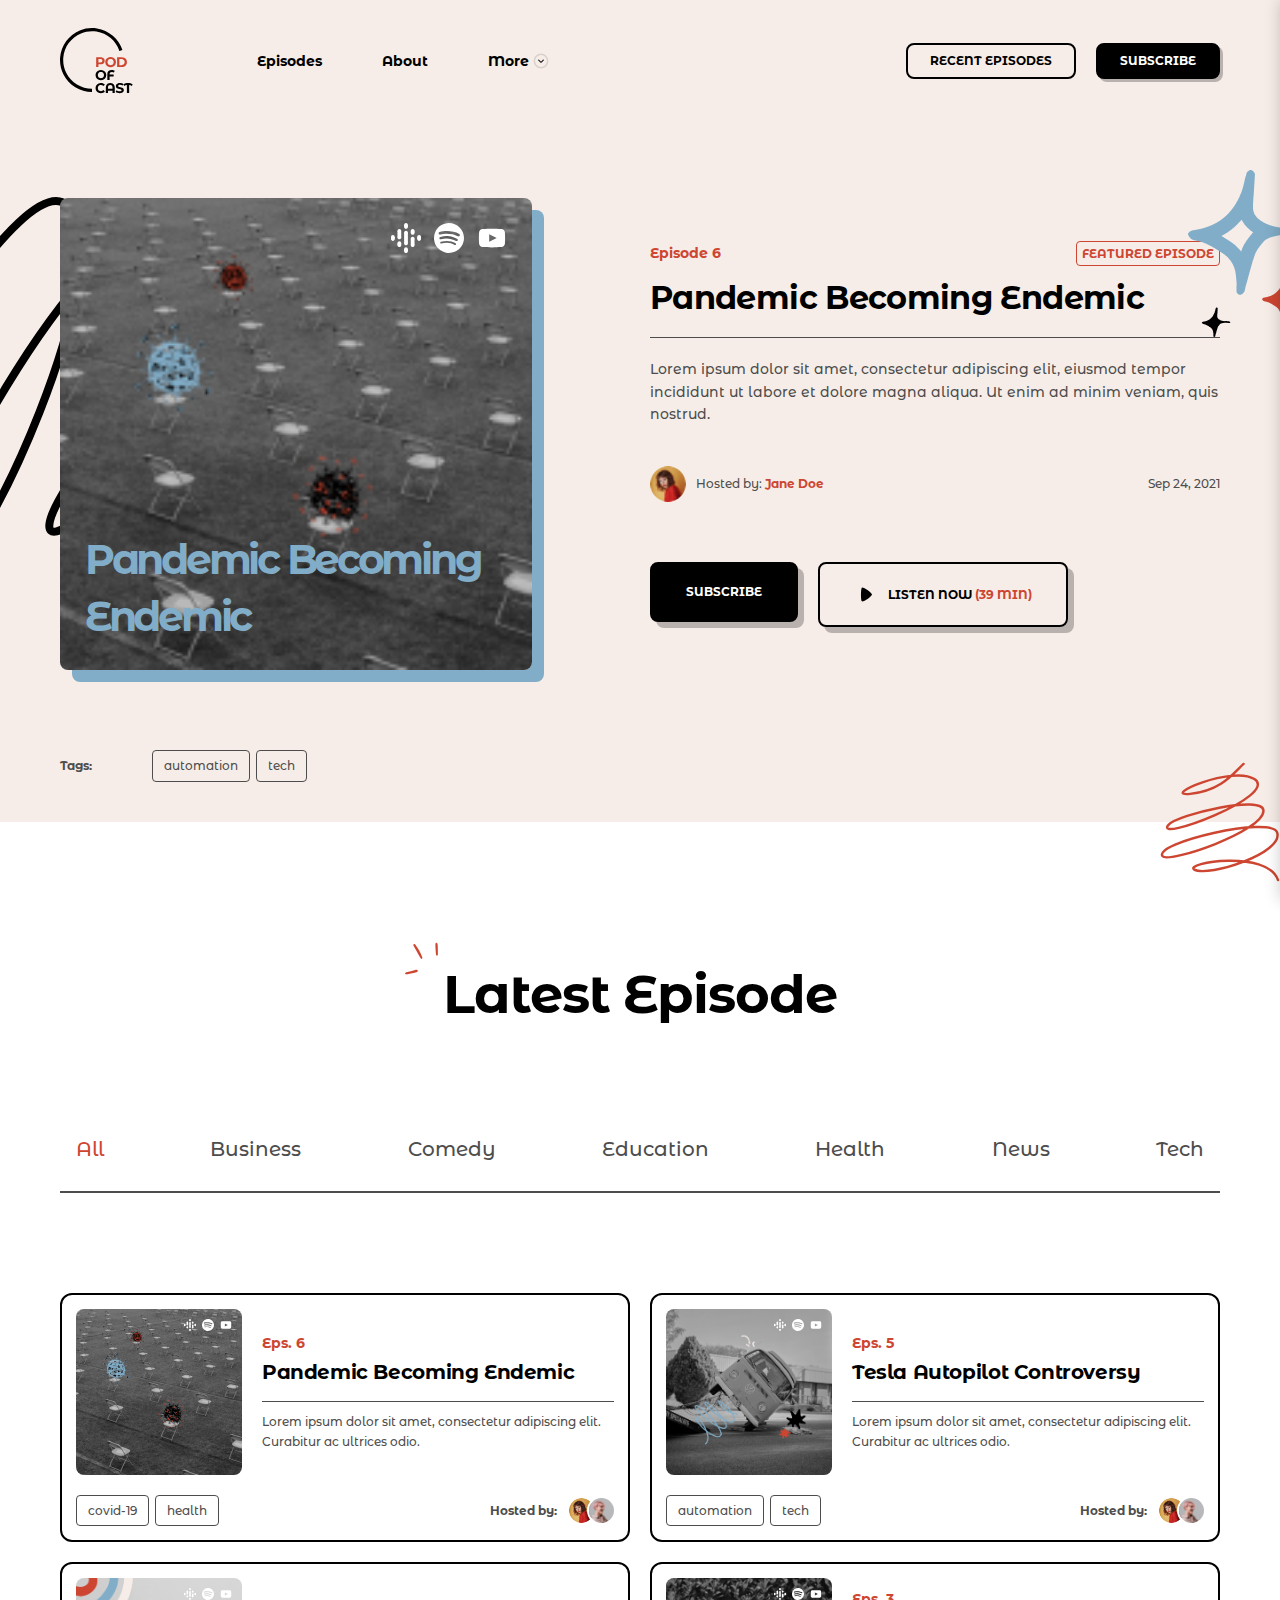
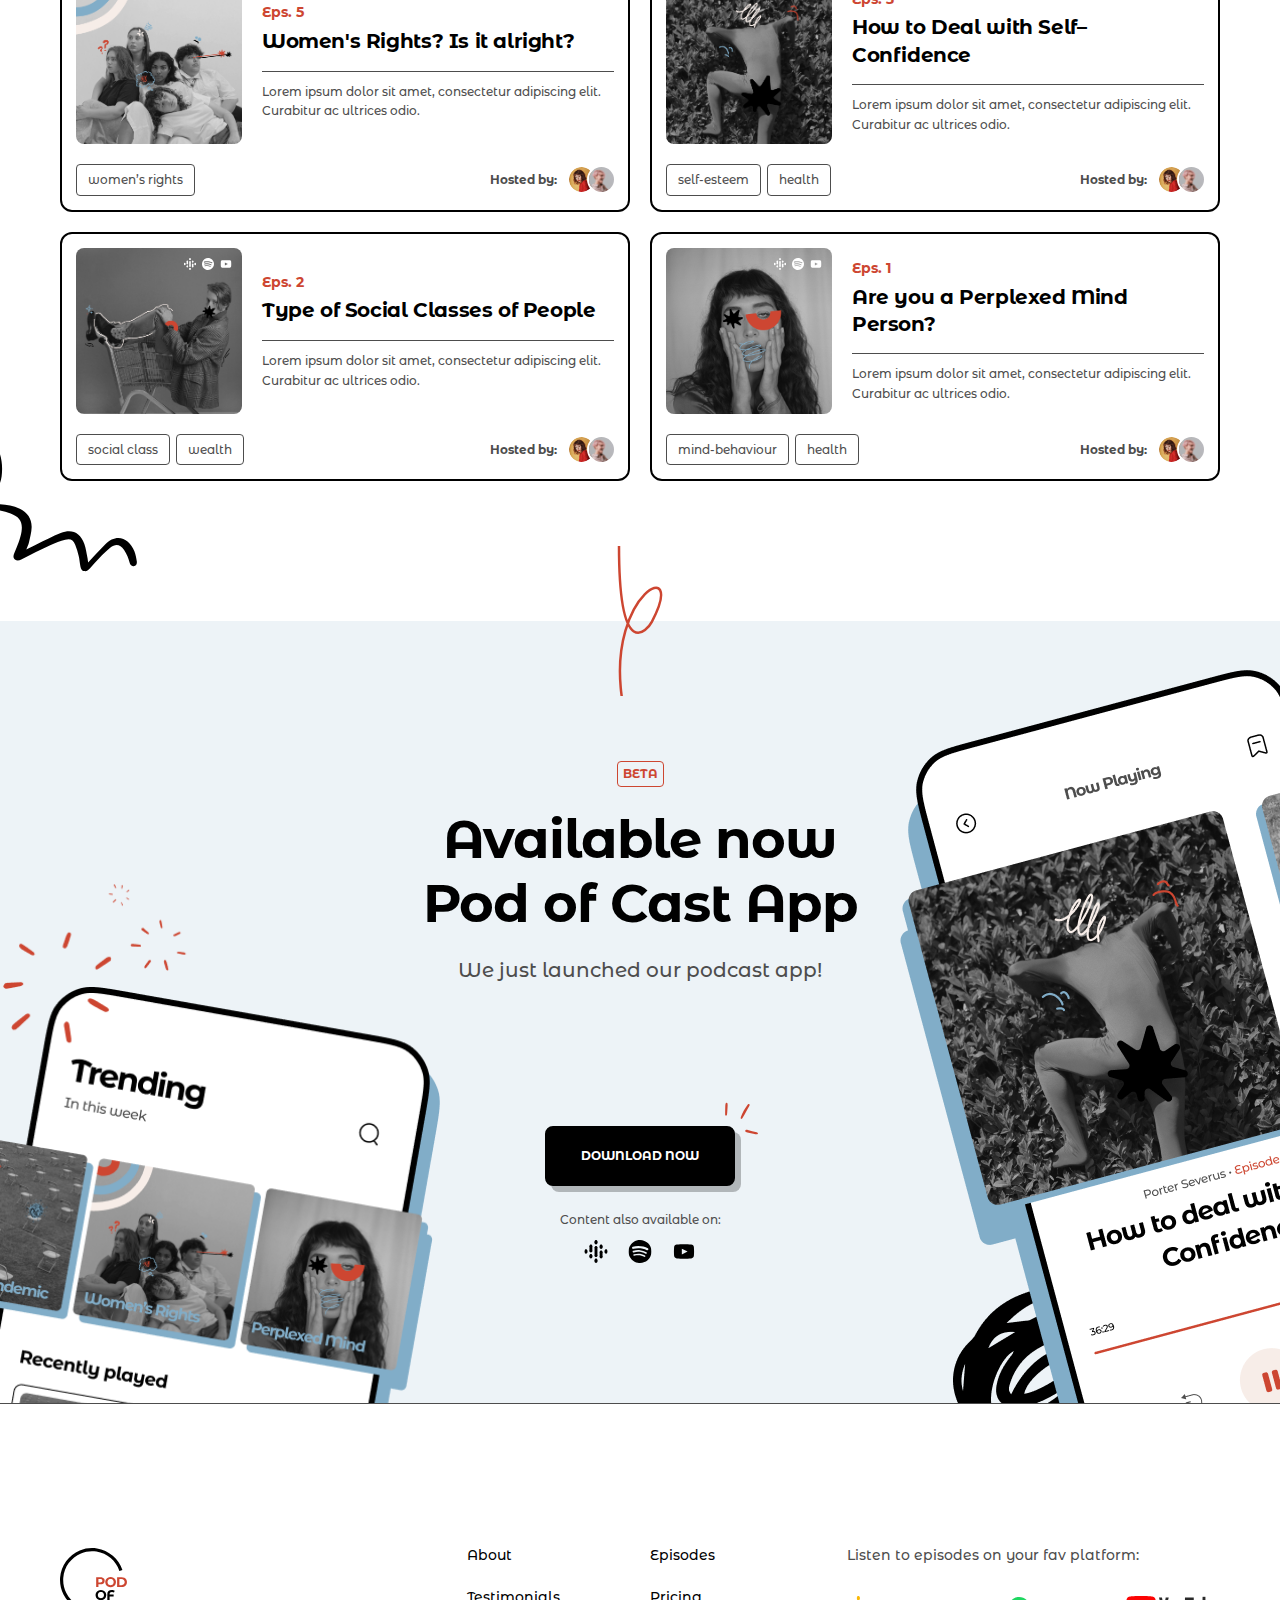
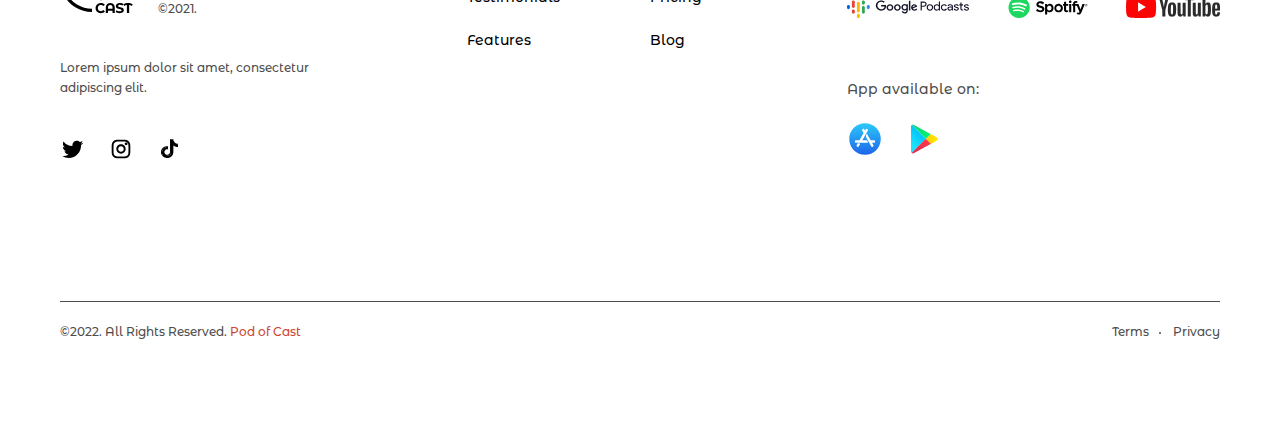
<file: pandemic-becoming-endemic.html>
<!DOCTYPE html>
<html lang="en">

<head>
    <meta charset="UTF-8">
    <meta name="viewport" content="width=device-width, initial-scale=1.0">
    <link rel="stylesheet" href="./css/style.css">
    <title>Episode 5 - "Tesla Autopilot Controversy" by Jane Doe</title>
</head>

<body>
    <header class="header">
        <nav class="nav container">
            <a class="logo" href="./index.html"><img src="./images/logo.svg" alt="Pod Of Cast" width="74" height="74" loading="lazy"></a>
            <ul class="nav__list">
                <li class="nav__item"><a class="nav__link" href="#" target="_blank">Episodes</a></li>
                <li class="nav__item"><a class="nav__link" href="./about.html" target="_blank">About</a></li>
                <li class="nav__item nav__item-more">
                    <div class="nav__link nav__link-more">
                        <span>More</span>
                        <img src="./images/arrow-down.svg" alt="" width="16" height="16" loading="lazy">
                        <ul class="nav__item-details">
                            <li class="nav__item"><a class="nav__link" href="#" target="_blank">Testimonials</a></li>
                            <li class="nav__item"><a class="nav__link" href="#" target="_blank">Features</a></li>
                            <li class="nav__item"><a class="nav__link" href="#" target="_blank">Pricing</a></li>
                            <li class="nav__item"><a class="nav__link" href="#" target="_blank">Blog</a></li>
                        </ul>
                    </div>
                </li>
            </ul>
            <div class="nav__buttons">
                <a class="button button--small button--transparent" href="#" target="_blank">RECENT EPISODES</a>
                <a class="button button--small" href="#" target="_blank">SUBSCRIBE</a>
            </div>
            <button class="burger-button">
                <span class="visually-hidden">Open mobile menu</span>
                <span></span>
                <span></span>
                <span></span>
            </button>
        </nav>
    </header>
    <div class="mobile-menu">
        <div class="mobile-menu__body">
            <button class="mobile-menu__close-button">
                <span class="visually-hidden">close menu</span>
            </button>
            <nav class="mobile-menu__nav">
                <ul class="mobile-menu__list">
                    <li class="mobile-menu__item"><a class="mobile-menu__item-link" href="#" target="_blank">Episodes</a></li>
                    <li class="mobile-menu__item"><a class="mobile-menu__item-link" href="#" target="_blank">About</a></li>
                    <li class="mobile-menu__item"><a class="mobile-menu__item-link" href="#" target="_blank">Testimonials</a></li>
                    <li class="mobile-menu__item"><a class="mobile-menu__item-link" href="#" target="_blank">Features</a></li>
                    <li class="mobile-menu__item"><a class="mobile-menu__item-link" href="#" target="_blank">Pricing</a></li>
                    <li class="mobile-menu__item"><a class="mobile-menu__item-link" href="#" target="_blank">Blog</a></li>
                </ul>
                <ul class="mobile-menu__buttons">
                    <li class="mobile-menu__button"><a class="button" href="#" target="_blank">RECENT EPISODES</a></li>
                    <li class="mobile-menu__button"><a class="button " href="#" target="_blank">SUBSCRIBE</a>
                    </li>
                </ul>
            </nav>
        </div>
        <div class="mobile-menu__overlay"></div>
    </div>
    <main class="main">
        <section class="podcast-top top">
            <div class="container">
                <div class="podcast-top__inner">
                    <div class="podcast-top__cover cover" style="background-image: url(./images/covers/pandemic-becoming-endemic.jpg);">
                        <ul class="cover__platforms">
                            <li class="cover__platform"><img src="./images/platforms/google-podcast-icon-small.svg" alt="Google Podcast" width="30" height="30" loading="lazy"></li>
                            <li class="cover__platform"><img src="./images/platforms/spotify-icon-small.svg" alt="Spotify" width="30" height="30" loading="lazy"></li>
                            <li class="cover__platform"><img src="./images/platforms/youtube-icon-small.svg" alt="YouTube" width="30" height="30" loading="lazy"></li>
                        </ul>
                        <h2 class="cover__title">Pandemic Becoming Endemic</h2>
                    </div>
                    <div class="podcast-top__content">
                        <div class="podcast-top__info">
                            <div class="podcast-top__heading">
                                <div class="podcast-top__heading-top">
                                    <div class="podcast-top__number">Episode 6</div>
                                    <div class="podcast-top__badge">FEATURED EPISODE</div>
                                </div>
                                <h1 class="podcast-top__title">Pandemic Becoming Endemic</h1>
                            </div>
                            <p class="podcast-top__text">
                                Lorem ipsum dolor sit amet, consectetur adipiscing elit, eiusmod tempor incididunt ut labore et dolore magna aliqua. Ut enim ad minim veniam, quis nostrud.
                            </p>
                            <div class="podcast-top__info-bottom">
                                <div class="podcast-top__author">
                                    <img class="podcast-top__author-image" src="./images/hosts/host-1.jpg" alt="Jane Doe" width="36" height="36" loading="lazy">
                                    <div class="podcast-top__author-info">
                                        Hosted by:
                                        <span class="podcast-top__author-name">Jane Doe</span>
                                    </div>
                                </div>
                                <time class="podcast-top__date" datetime="2021-09-24">Sep 24, 2021</time>
                            </div>
                        </div>
                        <div class="podcast-top__buttons">
                            <a class="button" href="#" target="_blank">SUBSCRIBE</a>
                            <a class="podcast-top__button button button--transparent" href="#" target="_blank">
                                <svg width="24" height="25" viewBox="0 0 24 25" fill="none" xmlns="http://www.w3.org/2000/svg">
                                    <g id="Play">
                                        <g id="Play_2">
                                            <path id="Stroke 3" fill-rule="evenodd" clip-rule="evenodd" d="M18 12.4887C18 10.596 8.85356 4.54127 7.81601 5.62996C6.77845 6.71864 6.67869 18.1561 7.81601 19.3474C8.95333 20.5428 18 14.3813 18 12.4887Z" fill="black" />
                                        </g>
                                    </g>
                                </svg>
                                <span class="button__text">
                                    LISTEN NOW <span class="podcast-top__button-highlighted">(39 min)</span>
                                </span>
                            </a>
                        </div>
                    </div>
                </div>
                <div class="podcast-top__bottom">
                    <div class="podcast-top__bottom-text">Tags:</div>
                    <ul class="tags">
                        <li class="podcast-top__tag tag">automation</li>
                        <li class="podcast-top__tag tag">tech</li>
                    </ul>
                </div>
            </div>
        </section>
        <section class="episodes">
            <div class="episodes__inner container">
                <h2 class="episodes__title title">Latest Episode</h2>
                <div class="categories">
                    <div class="categories__buttons">
                        <button class="categories__button categories__button--active" data-filter="all">All</button>
                        <button class="categories__button" data-filter="business">Business</button>
                        <button class="categories__button" data-filter="comedy">Comedy</button>
                        <button class="categories__button" data-filter="education">Education</button>
                        <button class="categories__button" data-filter="health">Health</button>
                        <button class="categories__button" data-filter="news">News</button>
                        <button class="categories__button" data-filter="tech">Tech</button>
                    </div>
                    <ul class="episodes__items categories__items">
                        <li class="episodes__item categories__item" data-tag="health">
                            <article class="episode card card--small">
                                <div class="episode__content">
                                    <div class="episode__cover" style="background-image: url(./images/covers/pandemic-becoming-endemic.jpg);">
                                        <ul class="episode__cover-platforms">
                                            <li class="episode__cover-platform"><img src="./images/platforms/google-podcast-icon-small.svg" alt="Google Podcast" width="12" height="12" loading="lazy"></li>
                                            <li class="episode__cover-platform"><img src="./images/platforms/spotify-icon-small.svg" alt="Spotify" width="12" height="12" loading="lazy"></li>
                                            <li class="episode__cover-platform"><img src="./images/platforms/youtube-icon-small.svg" alt="YouTube" width="12" height="12" loading="lazy"></li>
                                        </ul>
                                    </div>
                                    <div class="episode__info">
                                        <div class="episode__heading">
                                            <div class="episode__number">Eps. 6</div>
                                            <h2 class="episode__title"><a class="episode__link" href="./pandemic-becoming-endemic.html" target="_blank">Pandemic Becoming Endemic</a></h2>
                                        </div>
                                        <p class="episode__text">Lorem ipsum dolor sit amet, consectetur adipiscing elit. Curabitur ac ultrices odio.</p>
                                    </div>
                                </div>
                                <div class="episode__bottom">
                                    <ul class="episode__tags tags">
                                        <li class="episode__tag tag">covid-19</li>
                                        <li class="episode__tag tag">health</li>
                                    </ul>
                                    <div class="episode__host">
                                        <span class="episode__host-text">Hosted by:</span>
                                        <ul class="episode__host-list">
                                            <li class="episode__host-item"><img class="episode__host-image" src="./images/hosts/host-1.jpg" alt="First host name" width="25" height="25" loading="lazy"></li>
                                            <li class="episode__host-item"><img class="episode__host-image" src="./images/hosts/host-2.jpg" alt="Second host name" width="25" height="25" loading="lazy"></li>
                                        </ul>
                                    </div>
                                </div>
                            </article>
                        </li>
                        <li class="episodes__item categories__item" data-tag="tech">
                            <article class="episode card card--small">
                                <div class="episode__content">
                                    <div class="episode__cover" style="background-image: url(./images/covers/tesla-autopilot.jpg);">
                                        <ul class="episode__cover-platforms">
                                            <li class="episode__cover-platform"><img src="./images/platforms/google-podcast-icon-small.svg" alt="Google Podcast" width="12" height="12" loading="lazy"></li>
                                            <li class="episode__cover-platform"><img src="./images/platforms/spotify-icon-small.svg" alt="Spotify" width="12" height="12" loading="lazy"></li>
                                            <li class="episode__cover-platform"><img src="./images/platforms/youtube-icon-small.svg" alt="YouTube" width="12" height="12" loading="lazy"></li>
                                        </ul>
                                    </div>
                                    <div class="episode__info">
                                        <div class="episode__heading">
                                            <div class="episode__number">Eps. 5</div>
                                            <h2 class="episode__title"><a class="episode__link" href="./tesla-autopilot.html" target="_blank">Tesla Autopilot Controversy</a></h2>
                                        </div>
                                        <p class="episode__text">Lorem ipsum dolor sit amet, consectetur adipiscing elit. Curabitur ac ultrices odio.</p>
                                    </div>
                                </div>
                                <div class="episode__bottom">
                                    <ul class="episode__tags tags">
                                        <li class="episode__tag tag">automation</li>
                                        <li class="episode__tag tag">tech</li>
                                    </ul>
                                    <div class="episode__host">
                                        <span class="episode__host-text">Hosted by:</span>
                                        <ul class="episode__host-list">
                                            <li class="episode__host-item"><img class="episode__host-image" src="./images/hosts/host-1.jpg" alt="First host name" width="25" height="25" loading="lazy"></li>
                                            <li class="episode__host-item"><img class="episode__host-image" src="./images/hosts/host-2.jpg" alt="Second host name" width="25" height="25" loading="lazy"></li>
                                        </ul>
                                    </div>
                                </div>
                            </article>
                        </li>
                        <li class="episodes__item categories__item" data-tag="education">
                            <article class="episode card card--small">
                                <div class="episode__content">
                                    <div class="episode__cover" style="background-image: url(./images/covers/womens-rights.jpg);">
                                        <ul class="episode__cover-platforms">
                                            <li class="episode__cover-platform"><img src="./images/platforms/google-podcast-icon-small.svg" alt="Google Podcast" width="12" height="12" loading="lazy"></li>
                                            <li class="episode__cover-platform"><img src="./images/platforms/spotify-icon-small.svg" alt="Spotify" width="12" height="12" loading="lazy"></li>
                                            <li class="episode__cover-platform"><img src="./images/platforms/youtube-icon-small.svg" alt="YouTube" width="12" height="12" loading="lazy"></li>
                                        </ul>
                                    </div>
                                    <div class="episode__info">
                                        <div class="episode__heading">
                                            <div class="episode__number">Eps. 5</div>
                                            <h2 class="episode__title"><a class="episode__link" href="./womens-rights.html" target="_blank">Women's Rights? Is it alright?</a></h2>
                                        </div>
                                        <p class="episode__text">Lorem ipsum dolor sit amet, consectetur adipiscing elit. Curabitur ac ultrices odio.</p>
                                    </div>
                                </div>
                                <div class="episode__bottom">
                                    <ul class="episode__tags tags">
                                        <li class="episode__tag tag">women’s rights</li>
                                    </ul>
                                    <div class="episode__host">
                                        <span class="episode__host-text">Hosted by:</span>
                                        <ul class="episode__host-list">
                                            <li class="episode__host-item"><img class="episode__host-image" src="./images/hosts/host-1.jpg" alt="First host name" width="25" height="25" loading="lazy"></li>
                                            <li class="episode__host-item"><img class="episode__host-image" src="./images/hosts/host-2.jpg" alt="Second host name" width="25" height="25" loading="lazy"></li>
                                        </ul>
                                    </div>
                                </div>
                            </article>
                        </li>
                        <li class="episodes__item categories__item" data-tag="health">
                            <article class="episode card card--small">
                                <div class="episode__content">
                                    <div class="episode__cover" style="background-image: url(./images/covers/self–confidence.jpg);">
                                        <ul class="episode__cover-platforms">
                                            <li class="episode__cover-platform"><img src="./images/platforms/google-podcast-icon-small.svg" alt="Google Podcast" width="12" height="12" loading="lazy"></li>
                                            <li class="episode__cover-platform"><img src="./images/platforms/spotify-icon-small.svg" alt="Spotify" width="12" height="12" loading="lazy"></li>
                                            <li class="episode__cover-platform"><img src="./images/platforms/youtube-icon-small.svg" alt="YouTube" width="12" height="12" loading="lazy"></li>
                                        </ul>
                                    </div>
                                    <div class="episode__info">
                                        <div class="episode__heading">
                                            <div class="episode__number">Eps. 3</div>
                                            <h2 class="episode__title"><a class="episode__link" href="./self–confidence.html" target="_blank">How to Deal with Self–Confidence</a></h2>
                                        </div>
                                        <p class="episode__text">Lorem ipsum dolor sit amet, consectetur adipiscing elit. Curabitur ac ultrices odio.</p>
                                    </div>
                                </div>
                                <div class="episode__bottom">
                                    <ul class="episode__tags tags">
                                        <li class="episode__tag tag">self-esteem</li>
                                        <li class="episode__tag tag">health</li>
                                    </ul>
                                    <div class="episode__host">
                                        <span class="episode__host-text">Hosted by:</span>
                                        <ul class="episode__host-list">
                                            <li class="episode__host-item"><img class="episode__host-image" src="./images/hosts/host-1.jpg" alt="First host name" width="25" height="25" loading="lazy"></li>
                                            <li class="episode__host-item"><img class="episode__host-image" src="./images/hosts/host-2.jpg" alt="Second host name" width="25" height="25" loading="lazy"></li>
                                        </ul>
                                    </div>
                                </div>
                            </article>
                        </li>
                        <li class="episodes__item categories__item" data-tag="education">
                            <article class="episode card card--small">
                                <div class="episode__content">
                                    <div class="episode__cover" style="background-image: url(./images/covers/social-class.jpg);">
                                        <ul class="episode__cover-platforms">
                                            <li class="episode__cover-platform"><img src="./images/platforms/google-podcast-icon-small.svg" alt="Google Podcast" width="12" height="12" loading="lazy"></li>
                                            <li class="episode__cover-platform"><img src="./images/platforms/spotify-icon-small.svg" alt="Spotify" width="12" height="12" loading="lazy"></li>
                                            <li class="episode__cover-platform"><img src="./images/platforms/youtube-icon-small.svg" alt="YouTube" width="12" height="12" loading="lazy"></li>
                                        </ul>
                                    </div>
                                    <div class="episode__info">
                                        <div class="episode__heading">
                                            <div class="episode__number">Eps. 2</div>
                                            <h2 class="episode__title"><a class="episode__link" href="./social-classes.html" target="_blank">Type of Social Classes of People</a></h2>
                                        </div>
                                        <p class="episode__text">Lorem ipsum dolor sit amet, consectetur adipiscing elit. Curabitur ac ultrices odio.</p>
                                    </div>
                                </div>
                                <div class="episode__bottom">
                                    <ul class="episode__tags tags">
                                        <li class="episode__tag tag">social class</li>
                                        <li class="episode__tag tag">wealth</li>
                                    </ul>
                                    <div class="episode__host">
                                        <span class="episode__host-text">Hosted by:</span>
                                        <ul class="episode__host-list">
                                            <li class="episode__host-item"><img class="episode__host-image" src="./images/hosts/host-1.jpg" alt="First host name" width="25" height="25" loading="lazy"></li>
                                            <li class="episode__host-item"><img class="episode__host-image" src="./images/hosts/host-2.jpg" alt="Second host name" width="25" height="25" loading="lazy"></li>
                                        </ul>
                                    </div>
                                </div>
                            </article>
                        </li>
                        <li class="episodes__item categories__item" data-tag="health ">
                            <article class="episode card card--small">
                                <div class="episode__content">
                                    <div class="episode__cover" style="background-image: url(./images/covers/perplexed-mind.jpg);">
                                        <ul class="episode__cover-platforms">
                                            <li class="episode__cover-platform"><img src="./images/platforms/google-podcast-icon-small.svg" alt="Google Podcast" width="12" height="12" loading="lazy"></li>
                                            <li class="episode__cover-platform"><img src="./images/platforms/spotify-icon-small.svg" alt="Spotify" width="12" height="12" loading="lazy"></li>
                                            <li class="episode__cover-platform"><img src="./images/platforms/youtube-icon-small.svg" alt="YouTube" width="12" height="12" loading="lazy"></li>
                                        </ul>
                                    </div>
                                    <div class="episode__info">
                                        <div class="episode__heading">
                                            <div class="episode__number">Eps. 1</div>
                                            <h2 class="episode__title"><a class="episode__link" href="./perplexed-mind.html" target="_blank">Are you a Perplexed Mind Person?</a></h2>
                                        </div>
                                        <p class="episode__text">Lorem ipsum dolor sit amet, consectetur adipiscing elit. Curabitur ac ultrices odio.</p>
                                    </div>
                                </div>
                                <div class="episode__bottom">
                                    <ul class="episode__tags tags">
                                        <li class="episode__tag tag">mind-behaviour</li>
                                        <li class="episode__tag tag">health</li>
                                    </ul>
                                    <div class="episode__host">
                                        <span class="episode__host-text">Hosted by:</span>
                                        <ul class="episode__host-list">
                                            <li class="episode__host-item"><img class="episode__host-image" src="./images/hosts/host-1.jpg" alt="First host name" width="25" height="25" loading="lazy"></li>
                                            <li class="episode__host-item"><img class="episode__host-image" src="./images/hosts/host-2.jpg" alt="Second host name" width="25" height="25" loading="lazy"></li>
                                        </ul>
                                    </div>
                                </div>
                            </article>
                        </li>
                    </ul>
                </div>
            </div>
            <div class="scribble"></div>
        </section>
    </main>
    <section class="cta">
        <div class="cta__inner container">
            <div class="heading">
                <div class="cta__badge">BETA</div>
                <h2 class="title">Available now<br>Pod of Cast App</h2>
                <p class="heading__text">We just launched our podcast app!</p>
            </div>
            <div class="cta__content">
                <a class="cta__button button" href="#" target="_blank">DOWNLOAD NOW</a>
                <div class="cta__platforms">
                    <p class="cta__platforms-title">Content also available on:</p>
                    <ul class="cta__platforms-list">
                        <li class="cta__platform-item"><img class="cta__platforms-icon" src="./images/platforms/google-podcast-icon-dark.svg" alt="Google Podcast" width="24" height="24" loading="lazy"></li>
                        <li class="cta__platform-item"><img class="cta__platforms-icon" src="./images/platforms/spotify-icon-dark.svg" alt="Spotify" width="24" height="24" loading="lazy"></li>
                        <li class="cta__platform-item"><img class="cta__platforms-icon" src="./images/platforms/youtube-icon-dark.svg" alt="YouTube" width="24" height="24" loading="lazy"></li>
                    </ul>
                </div>
            </div>
        </div>
    </section>
    <footer class="footer">
        <div class="container">
            <div class="footer__main">
                <div class="footer__content">
                    <div class="footer__content-top">
                        <a class="logo" href="#"><img src="./images/logo.svg" alt="Pod Of Cast" width="74" height="74" loading="lazy"></a>
                        <div class="footer__content-copyright">©2021.</div>
                    </div>
                    <p class="footer__content-text">Lorem ipsum dolor sit amet, consectetur adipiscing elit.</p>
                    <ul class="footer__socials">
                        <li class="footer__socials-item">
                            <a class="footer__socials-link" href="#">
                                <img class="footer__socials-icon" src="./images/socilas/twitter.svg" alt="Twitter" width="24" height="24" loading="lazy">
                            </a>
                        </li>
                        <li class="footer__socials-item">
                            <a class="footer__socials-link" href="#">
                                <img class="footer__socials-icon" src="./images/socilas/instagram.svg" alt="Instagram" width="24" height="24" loading="lazy">
                            </a>
                        </li>
                        <li class="footer__socials-item">
                            <a class="footer__socials-link" href="#">
                                <img class="footer__socials-icon" src="./images/socilas/tiktok.svg" alt="Tiktok" width="24" height="24" loading="lazy">
                            </a>
                        </li>
                    </ul>
                </div>
                <nav class="footer__nav">
                    <ul class="footer__nav-list">
                        <li class="footer__nav-item"><a class="footer__nav-link" href="#" target="_blank">About</a></li>
                        <li class="footer__nav-item"><a class="footer__nav-link" href="#" target="_blank">Testimonials</a></li>
                        <li class="footer__nav-item"><a class="footer__nav-link" href="#" target="_blank">Features</a></li>
                    </ul>
                    <ul class="footer__nav-list">
                        <li class="footer__nav-item"><a class="footer__nav-link" href="#" target="_blank">Episodes</a></li>
                        <li class="footer__nav-item"><a class="footer__nav-link" href="#" target="_blank">Pricing</a></li>
                        <li class="footer__nav-item"><a class="footer__nav-link" href="#" target="_blank">Blog</a></li>
                    </ul>
                </nav>
                <div class="footer__platforms">
                    <div class="footer__platform">
                        <p class="footer__platform-text">Listen to episodes on your fav platform:</p>
                        <ul class="footer__platform-list">
                            <li class="footer__platform-item"><img class="footer__platform-logo" src="./images/platforms/google-podcast-small.svg" alt="Google Podcast" width="122" height="22" loading="lazy"></li>
                            <li class="footer__platform-item"><img class="footer__platform-logo" src="./images/platforms/spotify-small.svg" alt="Spotify" width="80" height="22" loading="lazy"></li>
                            <li class="footer__platform-item"><img class="footer__platform-logo" src="./images/platforms/youtube-small.svg" alt="YouTube" width="94" height="22" loading="lazy"></li>
                        </ul>
                    </div>
                    <div class="footer__platform">
                        <p class="footer__platform-text">App available on:</p>
                        <ul class="footer__platform-list">
                            <li class="footer__platform-item"><img class="footer__platform-logo" src="./images/platforms/app-store.svg" alt="App Store" width="36" height="36" loading="lazy"></li>
                            <li class="footer__platform-item"><img class="footer__platform-logo" src="./images/platforms/google-play.svg" alt="Google Play" width="36" height="36" loading="lazy"></li>
                        </ul>
                    </div>
                </div>
            </div>
            <div class="footer__bottom">
                <div class="footer__bottom-copyright">©2022. All Rights Reserved. <span>Pod of Cast</span></div>
                <ul class="footer__bottom-links">
                    <li class="footer__bottom-links-item"><a class="footer__bottom-link" href="#" target="_blank">Terms</a></li>
                    <li class="footer__bottom-links-item"><a class="footer__bottom-link" href="#" target="_blank">Privacy</a></li>
                </ul>
            </div>
        </div>
    </footer>

    <script src="./js/swiper-bundle.min.js"></script>
    <script src="./js/main.js"></script>
</body>

</html>
</file>
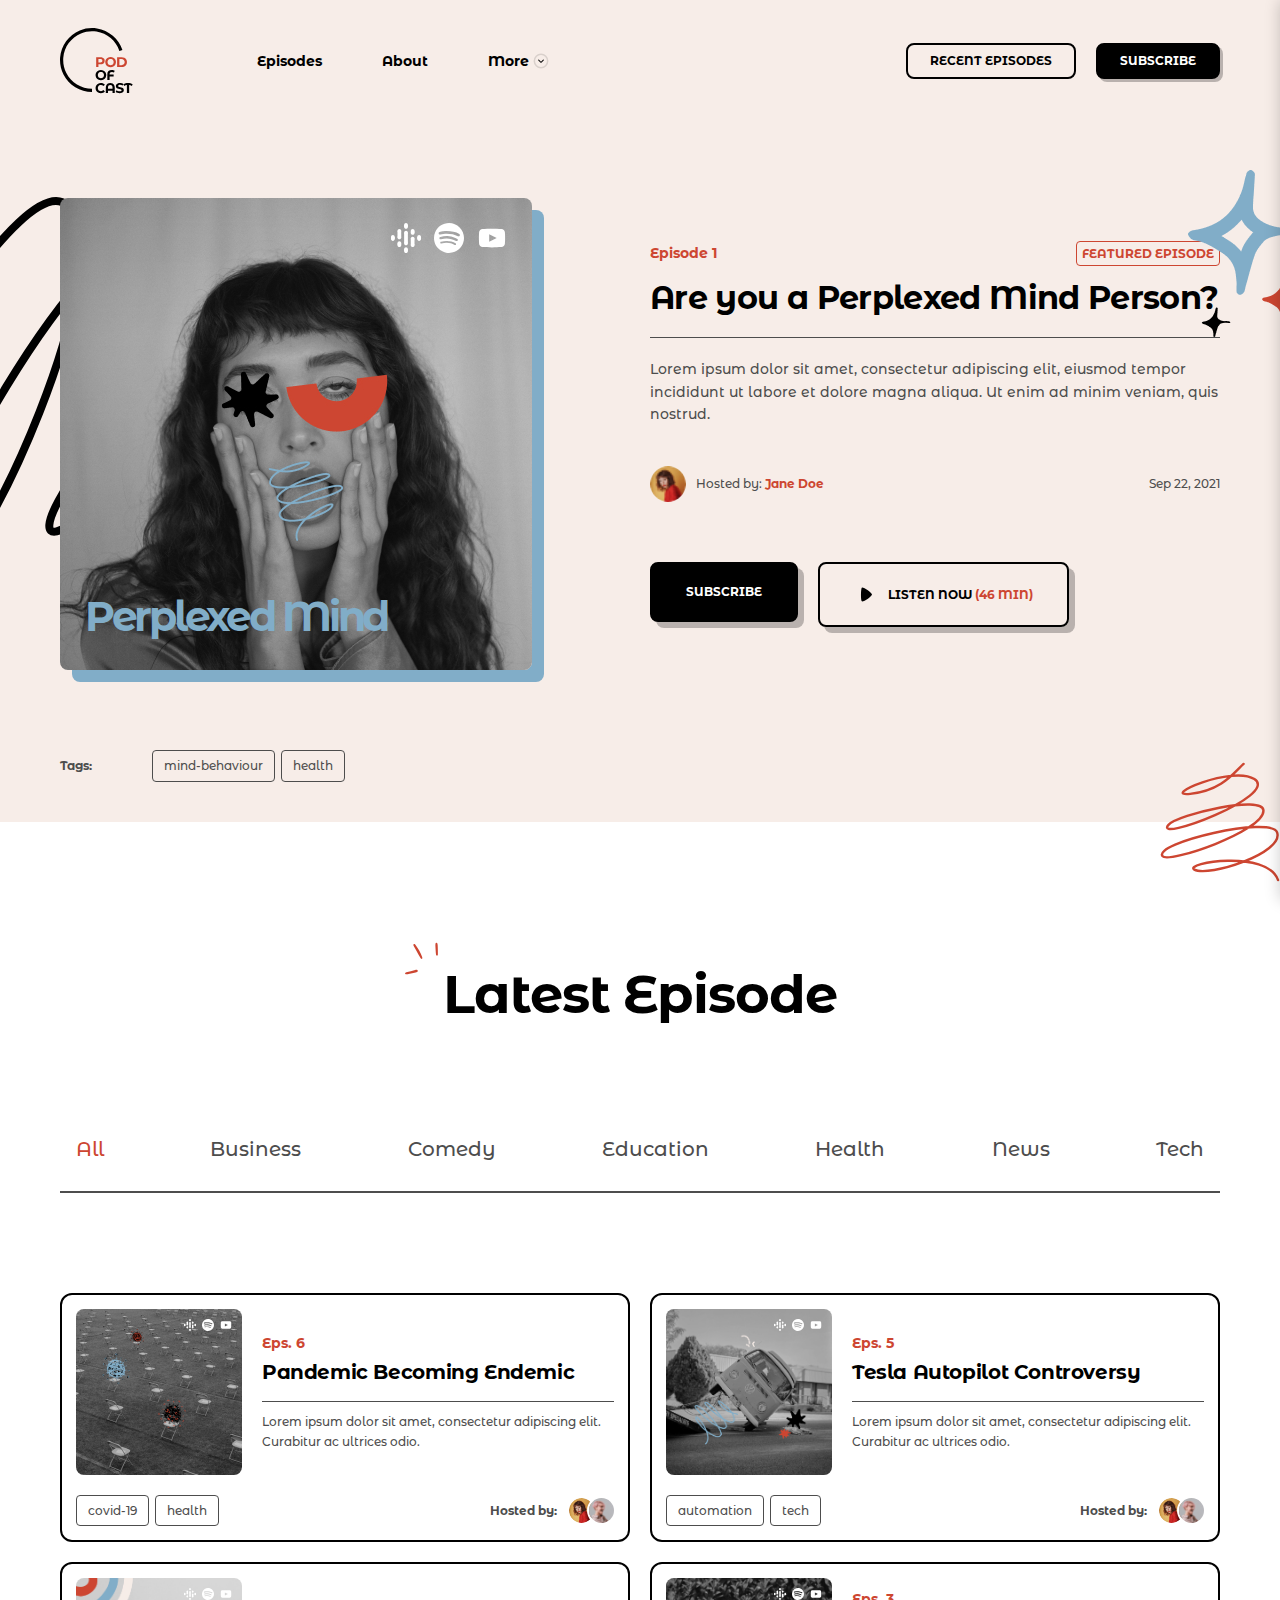
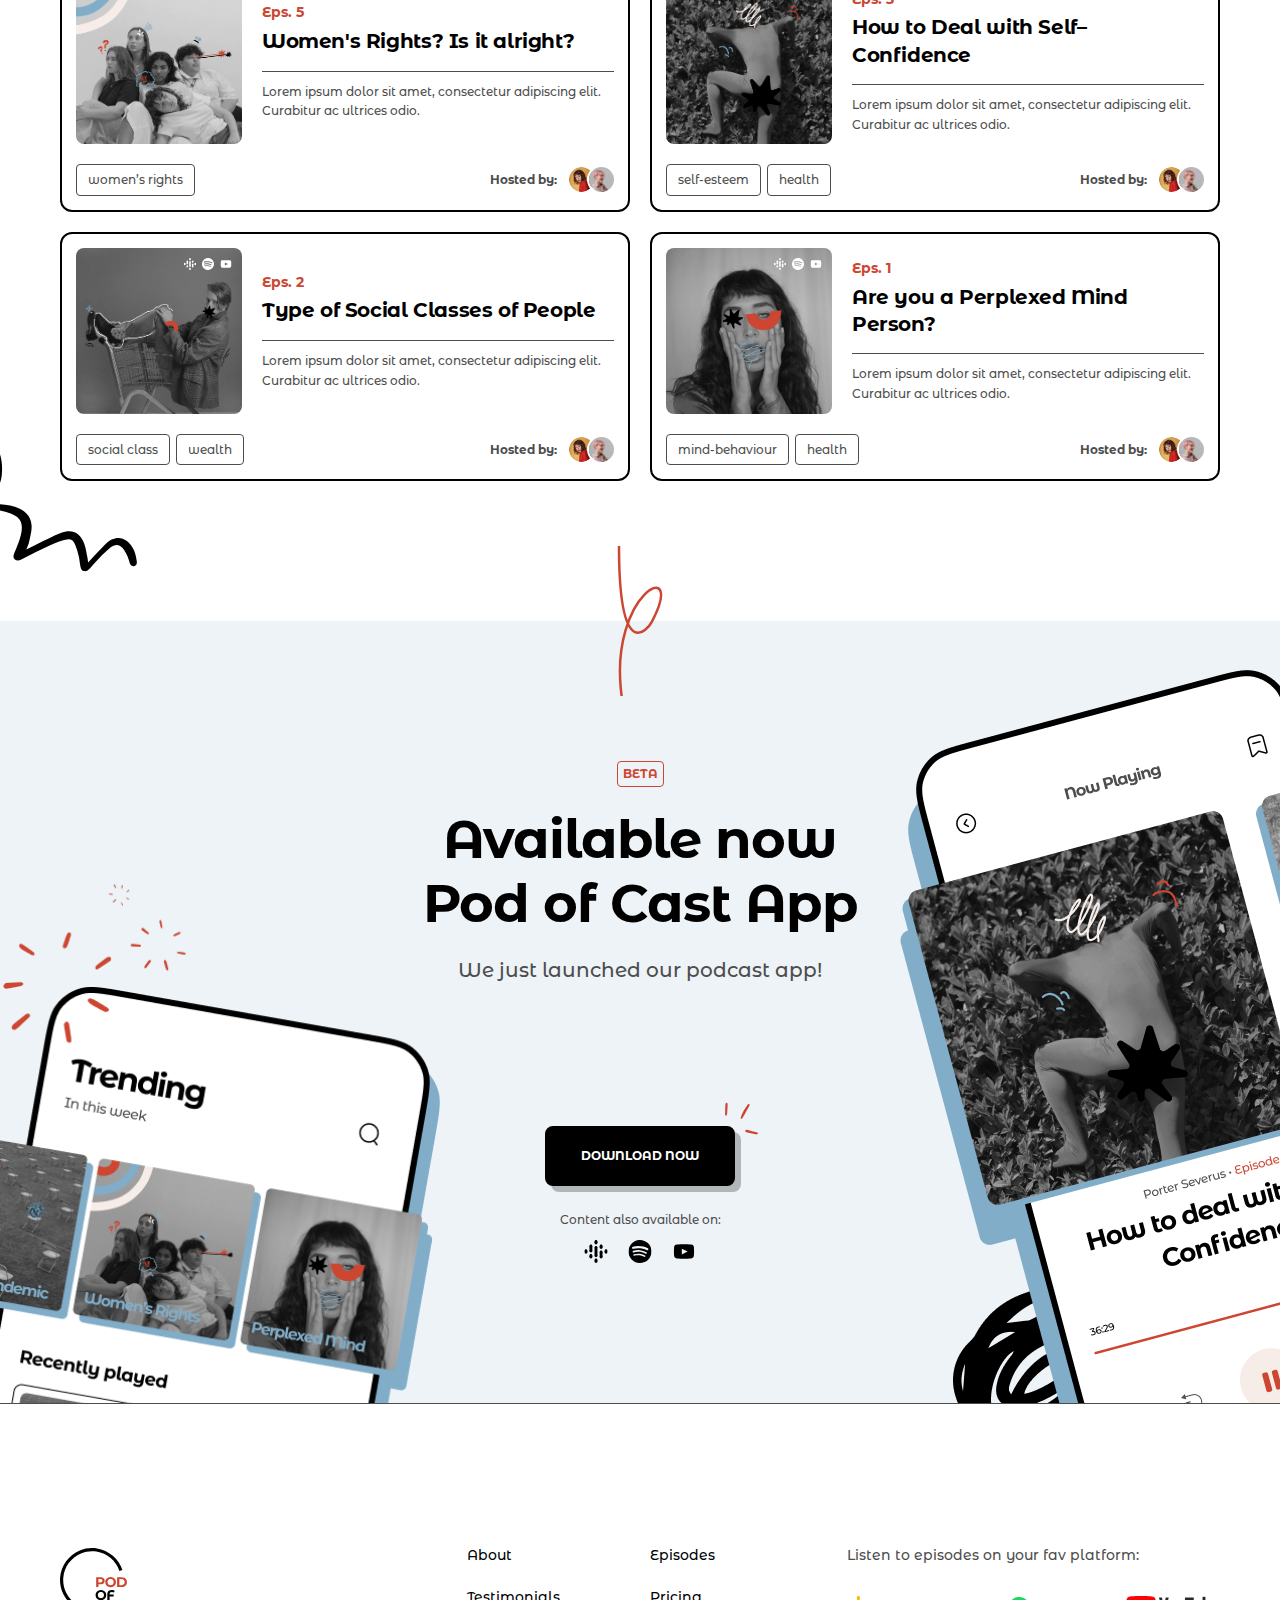
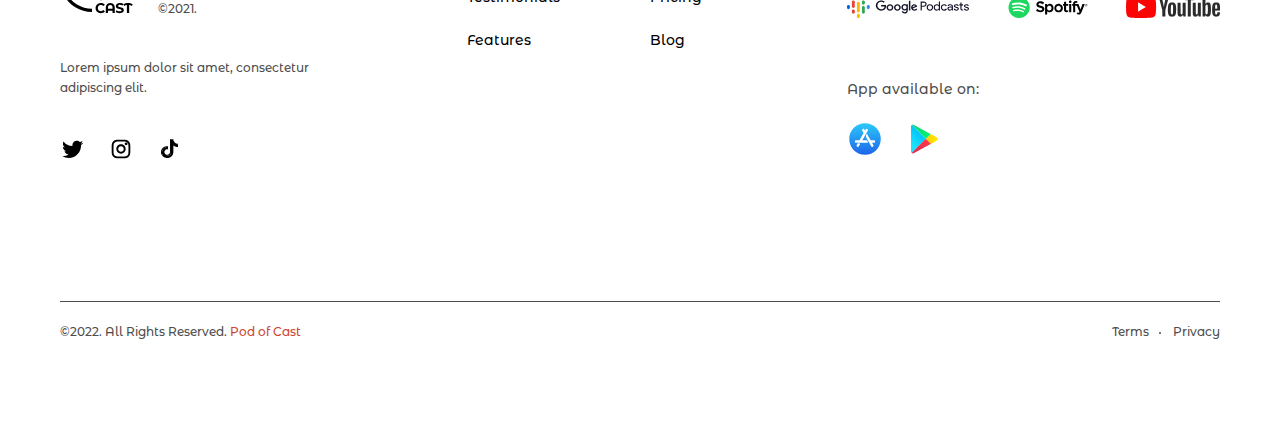
<file: perplexed-mind.html>
<!DOCTYPE html>
<html lang="en">

<head>
    <meta charset="UTF-8">
    <meta name="viewport" content="width=device-width, initial-scale=1.0">
    <link rel="stylesheet" href="./css/style.css">
    <title>Episode 1 - "Are you a Perplexed Mind Person?" by Jane Doe</title>
</head>

<body>
    <header class="header">
        <nav class="nav container">
            <a class="logo" href="./index.html"><img src="./images/logo.svg" alt="Pod Of Cast" width="74" height="74" loading="lazy"></a>
            <ul class="nav__list">
                <li class="nav__item"><a class="nav__link" href="#" target="_blank">Episodes</a></li>
                <li class="nav__item"><a class="nav__link" href="./about.html" target="_blank">About</a></li>
                <li class="nav__item nav__item-more">
                    <div class="nav__link nav__link-more">
                        <span>More</span>
                        <img src="./images/arrow-down.svg" alt="" width="16" height="16" loading="lazy">
                        <ul class="nav__item-details">
                            <li class="nav__item"><a class="nav__link" href="./index.html#testimonials" target="_blank">Testimonials</a></li>
                            <li class="nav__item"><a class="nav__link" href="./index.html#benefits" target="_blank">Features</a></li>
                            <li class="nav__item"><a class="nav__link" href="./index.html#pricing" target="_blank">Pricing</a></li>
                            <li class="nav__item"><a class="nav__link" href="./blog.html" target="_blank">Blog</a></li>
                        </ul>
                    </div>
                </li>
            </ul>
            <div class="nav__buttons">
                <a class="button button--small button--transparent" href="./index.html#recent" target="_blank">RECENT EPISODES</a>
                <a class="button button--small" href="#" target="_blank">SUBSCRIBE</a>
            </div>
            <button class="burger-button">
                <span class="visually-hidden">Open mobile menu</span>
                <span></span>
                <span></span>
                <span></span>
            </button>
        </nav>
    </header>
    <div class="mobile-menu">
        <div class="mobile-menu__body">
            <button class="mobile-menu__close-button">
                <span class="visually-hidden">close menu</span>
            </button>
            <nav class="mobile-menu__nav">
                <ul class="mobile-menu__list">
                    <li class="mobile-menu__item"><a class="mobile-menu__item-link" href="#episodes">Episodes</a></li>
                    <li class="mobile-menu__item"><a class="mobile-menu__item-link" href="./about.html" target="_blank">About</a></li>
                    <li class="mobile-menu__item"><a class="mobile-menu__item-link" href="./index.html#testimonials" target="_blank">Testimonials</a></li>
                    <li class="mobile-menu__item"><a class="mobile-menu__item-link" href="./index.html#benefits" target="_blank">Features</a></li>
                    <li class="mobile-menu__item"><a class="mobile-menu__item-link" href="./index.html#pricing" target="_blank">Pricing</a></li>
                    <li class="mobile-menu__item"><a class="mobile-menu__item-link" href="./blog.html" target="_blank">Blog</a></li>
                </ul>
                <ul class="mobile-menu__buttons">
                    <li class="mobile-menu__button"><a class="button" href="./index.html#recent" target="_blank">RECENT EPISODES</a></li>
                    <li class="mobile-menu__button"><a class="button" href="#" target="_blank">SUBSCRIBE</a></li>
                </ul>
            </nav>
        </div>
        <div class="mobile-menu__overlay"></div>
    </div>
    <main class="main">
        <section class="podcast-top top">
            <div class="container">
                <div class="podcast-top__inner">
                    <div class="podcast-top__cover cover" style="background-image: url(./images/covers/perplexed-mind.jpg);">
                        <ul class="cover__platforms">
                            <li class="cover__platform"><img src="./images/platforms/google-podcast-icon-small.svg" alt="Google Podcast" width="30" height="30" loading="lazy"></li>
                            <li class="cover__platform"><img src="./images/platforms/spotify-icon-small.svg" alt="Spotify" width="30" height="30" loading="lazy"></li>
                            <li class="cover__platform"><img src="./images/platforms/youtube-icon-small.svg" alt="YouTube" width="30" height="30" loading="lazy"></li>
                        </ul>
                        <h2 class="cover__title">Perplexed Mind</h2>
                    </div>
                    <div class="podcast-top__content">
                        <div class="podcast-top__info">
                            <div class="podcast-top__heading">
                                <div class="podcast-top__heading-top">
                                    <div class="podcast-top__number">Episode 1</div>
                                    <div class="podcast-top__badge">FEATURED EPISODE</div>
                                </div>
                                <h1 class="podcast-top__title">Are you a Perplexed Mind Person?</h1>
                            </div>
                            <p class="podcast-top__text">
                                Lorem ipsum dolor sit amet, consectetur adipiscing elit, eiusmod tempor incididunt ut labore et dolore magna aliqua. Ut enim ad minim veniam, quis nostrud.
                            </p>
                            <div class="podcast-top__info-bottom">
                                <div class="podcast-top__author">
                                    <img class="podcast-top__author-image" src="./images/hosts/host-1.jpg" alt="Jane Doe" width="36" height="36" loading="lazy">
                                    <div class="podcast-top__author-info">
                                        Hosted by:
                                        <span class="podcast-top__author-name">Jane Doe</span>
                                    </div>
                                </div>
                                <time class="podcast-top__date" datetime="2021-09-22">Sep 22, 2021</time>
                            </div>
                        </div>
                        <div class="podcast-top__buttons">
                            <a class="button" href="#" target="_blank">SUBSCRIBE</a>
                            <a class="podcast-top__button button button--transparent" href="#" target="_blank">
                                <svg width="24" height="25" viewBox="0 0 24 25" fill="none" xmlns="http://www.w3.org/2000/svg">
                                    <g id="Play">
                                        <g id="Play_2">
                                            <path id="Stroke 3" fill-rule="evenodd" clip-rule="evenodd" d="M18 12.4887C18 10.596 8.85356 4.54127 7.81601 5.62996C6.77845 6.71864 6.67869 18.1561 7.81601 19.3474C8.95333 20.5428 18 14.3813 18 12.4887Z" fill="black" />
                                        </g>
                                    </g>
                                </svg>
                                <span class="button__text">
                                    LISTEN NOW <span class="podcast-top__button-highlighted">(46 min)</span>
                                </span>
                            </a>
                        </div>
                    </div>
                </div>
                <div class="podcast-top__bottom">
                    <div class="podcast-top__bottom-text">Tags:</div>
                    <ul class="tags">
                        <li class="podcast-top__tag tag">mind-behaviour</li>
                        <li class="podcast-top__tag tag">health</li>
                    </ul>
                </div>
            </div>
        </section>
        <section class="episodes" id="episodes">
            <div class="episodes__inner container">
                <h2 class="episodes__title title">Latest Episode</h2>
                <div class="categories">
                    <div class="categories__buttons">
                        <button class="categories__button categories__button--active" data-filter="all">All</button>
                        <button class="categories__button" data-filter="business">Business</button>
                        <button class="categories__button" data-filter="comedy">Comedy</button>
                        <button class="categories__button" data-filter="education">Education</button>
                        <button class="categories__button" data-filter="health">Health</button>
                        <button class="categories__button" data-filter="news">News</button>
                        <button class="categories__button" data-filter="tech">Tech</button>
                    </div>
                    <ul class="episodes__items categories__items">
                        <li class="episodes__item categories__item" data-tag="health">
                            <article class="episode card card--small">
                                <div class="episode__content">
                                    <div class="episode__cover" style="background-image: url(./images/covers/pandemic-becoming-endemic.jpg);">
                                        <ul class="episode__cover-platforms">
                                            <li class="episode__cover-platform"><img src="./images/platforms/google-podcast-icon-small.svg" alt="Google Podcast" width="12" height="12" loading="lazy"></li>
                                            <li class="episode__cover-platform"><img src="./images/platforms/spotify-icon-small.svg" alt="Spotify" width="12" height="12" loading="lazy"></li>
                                            <li class="episode__cover-platform"><img src="./images/platforms/youtube-icon-small.svg" alt="YouTube" width="12" height="12" loading="lazy"></li>
                                        </ul>
                                    </div>
                                    <div class="episode__info">
                                        <div class="episode__heading">
                                            <div class="episode__number">Eps. 6</div>
                                            <h2 class="episode__title"><a class="episode__link" href="./pandemic-becoming-endemic.html" target="_blank">Pandemic Becoming Endemic</a></h2>
                                        </div>
                                        <p class="episode__text">Lorem ipsum dolor sit amet, consectetur adipiscing elit. Curabitur ac ultrices odio.</p>
                                    </div>
                                </div>
                                <div class="episode__bottom">
                                    <ul class="episode__tags tags">
                                        <li class="episode__tag tag">covid-19</li>
                                        <li class="episode__tag tag">health</li>
                                    </ul>
                                    <div class="episode__host">
                                        <span class="episode__host-text">Hosted by:</span>
                                        <ul class="episode__host-list">
                                            <li class="episode__host-item"><img class="episode__host-image" src="./images/hosts/host-1.jpg" alt="First host name" width="25" height="25" loading="lazy"></li>
                                            <li class="episode__host-item"><img class="episode__host-image" src="./images/hosts/host-2.jpg" alt="Second host name" width="25" height="25" loading="lazy"></li>
                                        </ul>
                                    </div>
                                </div>
                            </article>
                        </li>
                        <li class="episodes__item categories__item" data-tag="tech">
                            <article class="episode card card--small">
                                <div class="episode__content">
                                    <div class="episode__cover" style="background-image: url(./images/covers/tesla-autopilot.jpg);">
                                        <ul class="episode__cover-platforms">
                                            <li class="episode__cover-platform"><img src="./images/platforms/google-podcast-icon-small.svg" alt="Google Podcast" width="12" height="12" loading="lazy"></li>
                                            <li class="episode__cover-platform"><img src="./images/platforms/spotify-icon-small.svg" alt="Spotify" width="12" height="12" loading="lazy"></li>
                                            <li class="episode__cover-platform"><img src="./images/platforms/youtube-icon-small.svg" alt="YouTube" width="12" height="12" loading="lazy"></li>
                                        </ul>
                                    </div>
                                    <div class="episode__info">
                                        <div class="episode__heading">
                                            <div class="episode__number">Eps. 5</div>
                                            <h2 class="episode__title"><a class="episode__link" href="./tesla-autopilot.html" target="_blank">Tesla Autopilot Controversy</a></h2>
                                        </div>
                                        <p class="episode__text">Lorem ipsum dolor sit amet, consectetur adipiscing elit. Curabitur ac ultrices odio.</p>
                                    </div>
                                </div>
                                <div class="episode__bottom">
                                    <ul class="episode__tags tags">
                                        <li class="episode__tag tag">automation</li>
                                        <li class="episode__tag tag">tech</li>
                                    </ul>
                                    <div class="episode__host">
                                        <span class="episode__host-text">Hosted by:</span>
                                        <ul class="episode__host-list">
                                            <li class="episode__host-item"><img class="episode__host-image" src="./images/hosts/host-1.jpg" alt="First host name" width="25" height="25" loading="lazy"></li>
                                            <li class="episode__host-item"><img class="episode__host-image" src="./images/hosts/host-2.jpg" alt="Second host name" width="25" height="25" loading="lazy"></li>
                                        </ul>
                                    </div>
                                </div>
                            </article>
                        </li>
                        <li class="episodes__item categories__item" data-tag="education">
                            <article class="episode card card--small">
                                <div class="episode__content">
                                    <div class="episode__cover" style="background-image: url(./images/covers/womens-rights.jpg);">
                                        <ul class="episode__cover-platforms">
                                            <li class="episode__cover-platform"><img src="./images/platforms/google-podcast-icon-small.svg" alt="Google Podcast" width="12" height="12" loading="lazy"></li>
                                            <li class="episode__cover-platform"><img src="./images/platforms/spotify-icon-small.svg" alt="Spotify" width="12" height="12" loading="lazy"></li>
                                            <li class="episode__cover-platform"><img src="./images/platforms/youtube-icon-small.svg" alt="YouTube" width="12" height="12" loading="lazy"></li>
                                        </ul>
                                    </div>
                                    <div class="episode__info">
                                        <div class="episode__heading">
                                            <div class="episode__number">Eps. 5</div>
                                            <h2 class="episode__title"><a class="episode__link" href="./self–confidence.html" target="_blank">Women's Rights? Is it alright?</a></h2>
                                        </div>
                                        <p class="episode__text">Lorem ipsum dolor sit amet, consectetur adipiscing elit. Curabitur ac ultrices odio.</p>
                                    </div>
                                </div>
                                <div class="episode__bottom">
                                    <ul class="episode__tags tags">
                                        <li class="episode__tag tag">women’s rights</li>
                                    </ul>
                                    <div class="episode__host">
                                        <span class="episode__host-text">Hosted by:</span>
                                        <ul class="episode__host-list">
                                            <li class="episode__host-item"><img class="episode__host-image" src="./images/hosts/host-1.jpg" alt="First host name" width="25" height="25" loading="lazy"></li>
                                            <li class="episode__host-item"><img class="episode__host-image" src="./images/hosts/host-2.jpg" alt="Second host name" width="25" height="25" loading="lazy"></li>
                                        </ul>
                                    </div>
                                </div>
                            </article>
                        </li>
                        <li class="episodes__item categories__item" data-tag="health">
                            <article class="episode card card--small">
                                <div class="episode__content">
                                    <div class="episode__cover" style="background-image: url(./images/covers/self–confidence.jpg);">
                                        <ul class="episode__cover-platforms">
                                            <li class="episode__cover-platform"><img src="./images/platforms/google-podcast-icon-small.svg" alt="Google Podcast" width="12" height="12" loading="lazy"></li>
                                            <li class="episode__cover-platform"><img src="./images/platforms/spotify-icon-small.svg" alt="Spotify" width="12" height="12" loading="lazy"></li>
                                            <li class="episode__cover-platform"><img src="./images/platforms/youtube-icon-small.svg" alt="YouTube" width="12" height="12" loading="lazy"></li>
                                        </ul>
                                    </div>
                                    <div class="episode__info">
                                        <div class="episode__heading">
                                            <div class="episode__number">Eps. 3</div>
                                            <h2 class="episode__title"><a class="episode__link" href="./self–confidence.html" target="_blank">How to Deal with Self–Confidence</a></h2>
                                        </div>
                                        <p class="episode__text">Lorem ipsum dolor sit amet, consectetur adipiscing elit. Curabitur ac ultrices odio.</p>
                                    </div>
                                </div>
                                <div class="episode__bottom">
                                    <ul class="episode__tags tags">
                                        <li class="episode__tag tag">self-esteem</li>
                                        <li class="episode__tag tag">health</li>
                                    </ul>
                                    <div class="episode__host">
                                        <span class="episode__host-text">Hosted by:</span>
                                        <ul class="episode__host-list">
                                            <li class="episode__host-item"><img class="episode__host-image" src="./images/hosts/host-1.jpg" alt="First host name" width="25" height="25" loading="lazy"></li>
                                            <li class="episode__host-item"><img class="episode__host-image" src="./images/hosts/host-2.jpg" alt="Second host name" width="25" height="25" loading="lazy"></li>
                                        </ul>
                                    </div>
                                </div>
                            </article>
                        </li>
                        <li class="episodes__item categories__item" data-tag="education">
                            <article class="episode card card--small">
                                <div class="episode__content">
                                    <div class="episode__cover" style="background-image: url(./images/covers/social-class.jpg);">
                                        <ul class="episode__cover-platforms">
                                            <li class="episode__cover-platform"><img src="./images/platforms/google-podcast-icon-small.svg" alt="Google Podcast" width="12" height="12" loading="lazy"></li>
                                            <li class="episode__cover-platform"><img src="./images/platforms/spotify-icon-small.svg" alt="Spotify" width="12" height="12" loading="lazy"></li>
                                            <li class="episode__cover-platform"><img src="./images/platforms/youtube-icon-small.svg" alt="YouTube" width="12" height="12" loading="lazy"></li>
                                        </ul>
                                    </div>
                                    <div class="episode__info">
                                        <div class="episode__heading">
                                            <div class="episode__number">Eps. 2</div>
                                            <h2 class="episode__title"><a class="episode__link" href="./self–confidence.html" target="_blank">Type of Social Classes of People</a></h2>
                                        </div>
                                        <p class="episode__text">Lorem ipsum dolor sit amet, consectetur adipiscing elit. Curabitur ac ultrices odio.</p>
                                    </div>
                                </div>
                                <div class="episode__bottom">
                                    <ul class="episode__tags tags">
                                        <li class="episode__tag tag">social class</li>
                                        <li class="episode__tag tag">wealth</li>
                                    </ul>
                                    <div class="episode__host">
                                        <span class="episode__host-text">Hosted by:</span>
                                        <ul class="episode__host-list">
                                            <li class="episode__host-item"><img class="episode__host-image" src="./images/hosts/host-1.jpg" alt="First host name" width="25" height="25" loading="lazy"></li>
                                            <li class="episode__host-item"><img class="episode__host-image" src="./images/hosts/host-2.jpg" alt="Second host name" width="25" height="25" loading="lazy"></li>
                                        </ul>
                                    </div>
                                </div>
                            </article>
                        </li>
                        <li class="episodes__item categories__item" data-tag="health ">
                            <article class="episode card card--small">
                                <div class="episode__content">
                                    <div class="episode__cover" style="background-image: url(./images/covers/perplexed-mind.jpg);">
                                        <ul class="episode__cover-platforms">
                                            <li class="episode__cover-platform"><img src="./images/platforms/google-podcast-icon-small.svg" alt="Google Podcast" width="12" height="12" loading="lazy"></li>
                                            <li class="episode__cover-platform"><img src="./images/platforms/spotify-icon-small.svg" alt="Spotify" width="12" height="12" loading="lazy"></li>
                                            <li class="episode__cover-platform"><img src="./images/platforms/youtube-icon-small.svg" alt="YouTube" width="12" height="12" loading="lazy"></li>
                                        </ul>
                                    </div>
                                    <div class="episode__info">
                                        <div class="episode__heading">
                                            <div class="episode__number">Eps. 1</div>
                                            <h2 class="episode__title"><a class="episode__link" href="./perplexed-mind.html" target="_blank">Are you a Perplexed Mind Person?</a></h2>
                                        </div>
                                        <p class="episode__text">Lorem ipsum dolor sit amet, consectetur adipiscing elit. Curabitur ac ultrices odio.</p>
                                    </div>
                                </div>
                                <div class="episode__bottom">
                                    <ul class="episode__tags tags">
                                        <li class="episode__tag tag">mind-behaviour</li>
                                        <li class="episode__tag tag">health</li>
                                    </ul>
                                    <div class="episode__host">
                                        <span class="episode__host-text">Hosted by:</span>
                                        <ul class="episode__host-list">
                                            <li class="episode__host-item"><img class="episode__host-image" src="./images/hosts/host-1.jpg" alt="First host name" width="25" height="25" loading="lazy"></li>
                                            <li class="episode__host-item"><img class="episode__host-image" src="./images/hosts/host-2.jpg" alt="Second host name" width="25" height="25" loading="lazy"></li>
                                        </ul>
                                    </div>
                                </div>
                            </article>
                        </li>
                    </ul>
                </div>
            </div>
            <div class="scribble"></div>
        </section>
    </main>
    <section class="cta">
        <div class="cta__inner container">
            <div class="heading">
                <div class="cta__badge">BETA</div>
                <h2 class="title">Available now<br>Pod of Cast App</h2>
                <p class="heading__text">We just launched our podcast app!</p>
            </div>
            <div class="cta__content">
                <a class="cta__button button" href="#" target="_blank">DOWNLOAD NOW</a>
                <div class="cta__platforms">
                    <p class="cta__platforms-title">Content also available on:</p>
                    <ul class="cta__platforms-list">
                        <li class="cta__platform-item"><img class="cta__platforms-icon" src="./images/platforms/google-podcast-icon-dark.svg" alt="Google Podcast" width="24" height="24" loading="lazy"></li>
                        <li class="cta__platform-item"><img class="cta__platforms-icon" src="./images/platforms/spotify-icon-dark.svg" alt="Spotify" width="24" height="24" loading="lazy"></li>
                        <li class="cta__platform-item"><img class="cta__platforms-icon" src="./images/platforms/youtube-icon-dark.svg" alt="YouTube" width="24" height="24" loading="lazy"></li>
                    </ul>
                </div>
            </div>
        </div>
    </section>
    <footer class="footer">
        <div class="container">
            <div class="footer__main">
                <div class="footer__content">
                    <div class="footer__content-top">
                        <a class="logo" href="./index.html"><img src="./images/logo.svg" alt="Pod Of Cast" width="74" height="74" loading="lazy"></a>
                        <div class="footer__content-copyright">©2021.</div>
                    </div>
                    <p class="footer__content-text">Lorem ipsum dolor sit amet, consectetur adipiscing elit.</p>
                    <ul class="footer__socials">
                        <li class="footer__socials-item">
                            <a class="footer__socials-link" href="#">
                                <img class="footer__socials-icon" src="./images/socilas/twitter.svg" alt="Twitter" width="24" height="24" loading="lazy">
                            </a>
                        </li>
                        <li class="footer__socials-item">
                            <a class="footer__socials-link" href="#">
                                <img class="footer__socials-icon" src="./images/socilas/instagram.svg" alt="Instagram" width="24" height="24" loading="lazy">
                            </a>
                        </li>
                        <li class="footer__socials-item">
                            <a class="footer__socials-link" href="#">
                                <img class="footer__socials-icon" src="./images/socilas/tiktok.svg" alt="Tiktok" width="24" height="24" loading="lazy">
                            </a>
                        </li>
                    </ul>
                </div>
                <nav class="footer__nav">
                    <ul class="footer__nav-list">
                        <li class="footer__nav-item"><a class="footer__nav-link" href="./about.html" target="_blank">About</a></li>
                        <li class="footer__nav-item"><a class="footer__nav-link" href="./index.html#testimonials" target="_blank">Testimonials</a></li>
                        <li class="footer__nav-item"><a class="footer__nav-link" href="./index.html#benefits" target="_blank">Features</a></li>
                    </ul>
                    <ul class="footer__nav-list">
                        <li class="footer__nav-item"><a class="footer__nav-link" href="#episodes">Episodes</a></li>
                        <li class="footer__nav-item"><a class="footer__nav-link" href="./index.html#pricing" target="_blank">Pricing</a></li>
                        <li class="footer__nav-item"><a class="footer__nav-link" href="./blog.html" target="_blank">Blog</a></li>
                    </ul>
                </nav>
                <div class="footer__platforms">
                    <div class="footer__platform">
                        <p class="footer__platform-text">Listen to episodes on your fav platform:</p>
                        <ul class="footer__platform-list">
                            <li class="footer__platform-item"><img class="footer__platform-logo" src="./images/platforms/google-podcast-small.svg" alt="Google Podcast" width="122" height="22" loading="lazy"></li>
                            <li class="footer__platform-item"><img class="footer__platform-logo" src="./images/platforms/spotify-small.svg" alt="Spotify" width="80" height="22" loading="lazy"></li>
                            <li class="footer__platform-item"><img class="footer__platform-logo" src="./images/platforms/youtube-small.svg" alt="YouTube" width="94" height="22" loading="lazy"></li>
                        </ul>
                    </div>
                    <div class="footer__platform">
                        <p class="footer__platform-text">App available on:</p>
                        <ul class="footer__platform-list">
                            <li class="footer__platform-item"><img class="footer__platform-logo" src="./images/platforms/app-store.svg" alt="App Store" width="36" height="36" loading="lazy"></li>
                            <li class="footer__platform-item"><img class="footer__platform-logo" src="./images/platforms/google-play.svg" alt="Google Play" width="36" height="36" loading="lazy"></li>
                        </ul>
                    </div>
                </div>
            </div>
            <div class="footer__bottom">
                <div class="footer__bottom-copyright">©2022. All Rights Reserved. <span>Pod of Cast</span></div>
                <ul class="footer__bottom-links">
                    <li class="footer__bottom-links-item"><a class="footer__bottom-link" href="#" target="_blank">Terms</a></li>
                    <li class="footer__bottom-links-item"><a class="footer__bottom-link" href="#" target="_blank">Privacy</a></li>
                </ul>
            </div>
        </div>
    </footer>

    <script src="./js/swiper-bundle.min.js"></script>
    <script src="./js/main.js"></script>
</body>

</html>
</file>
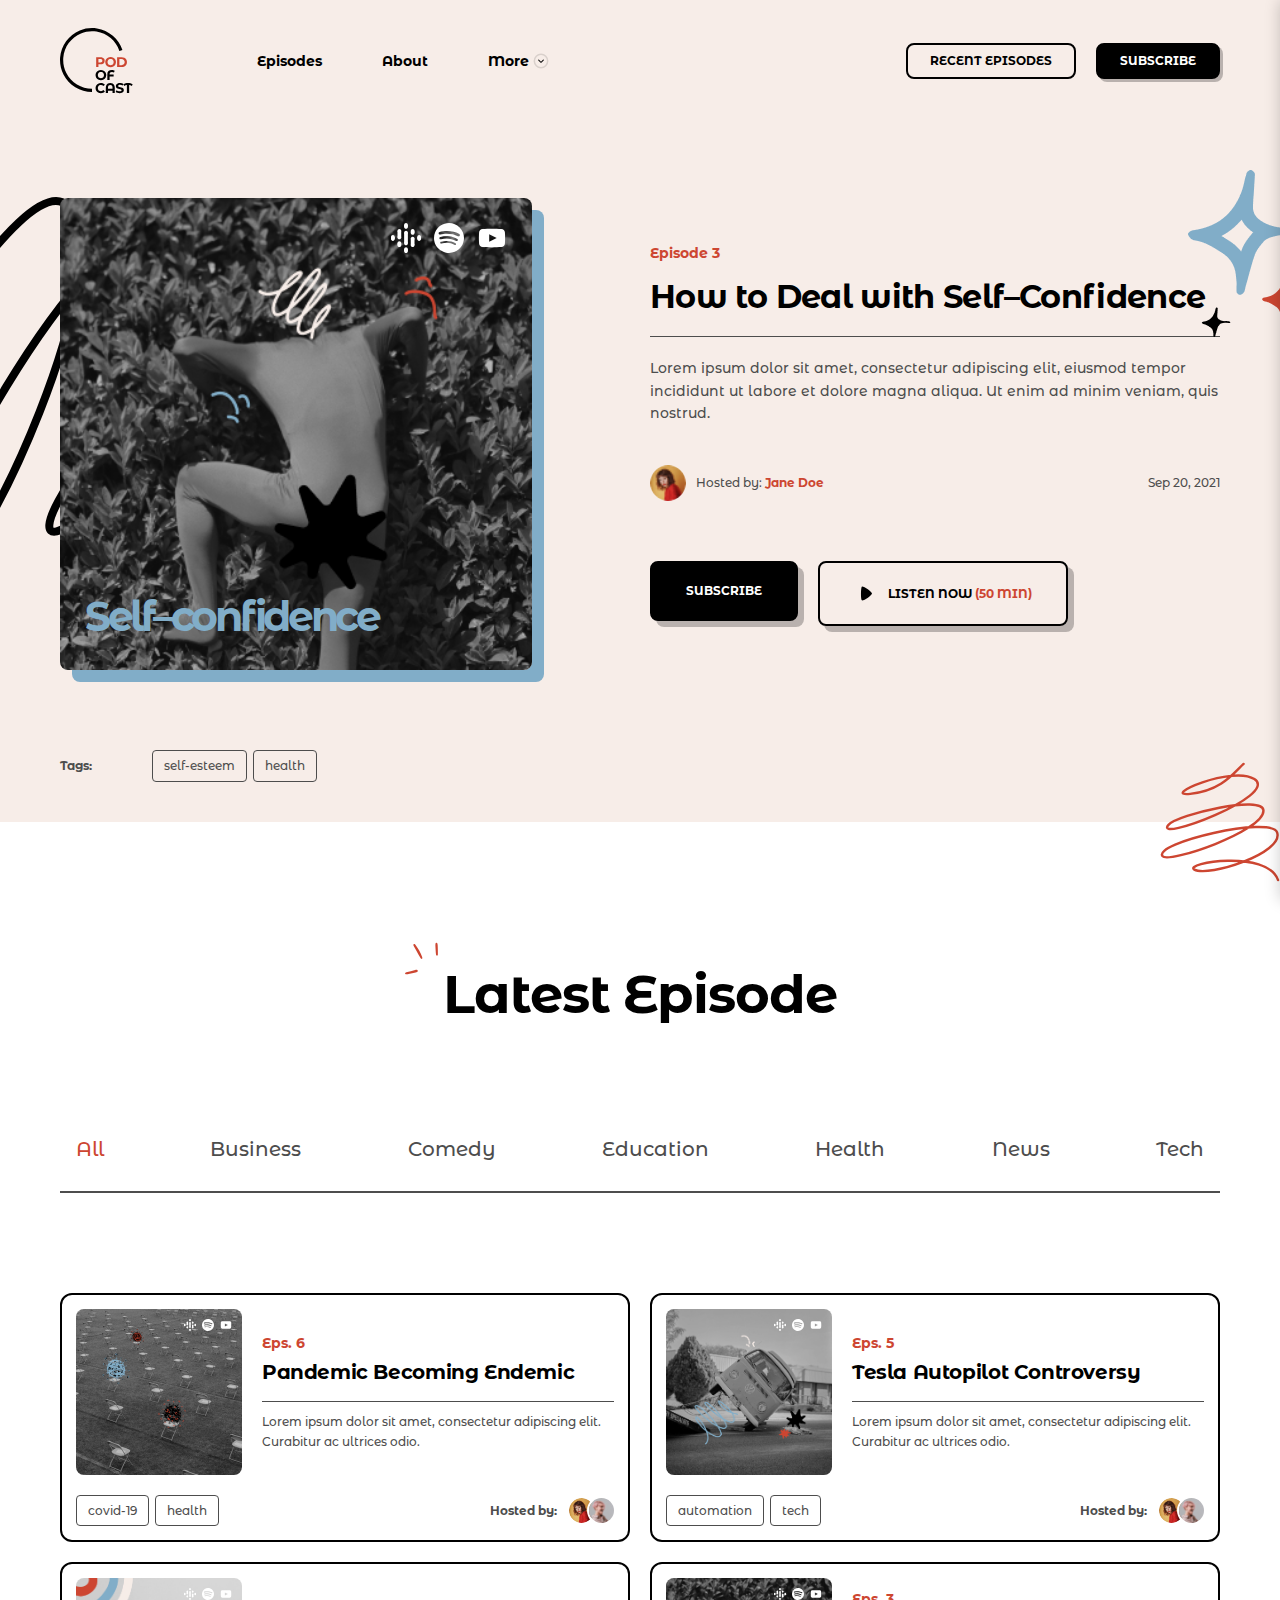
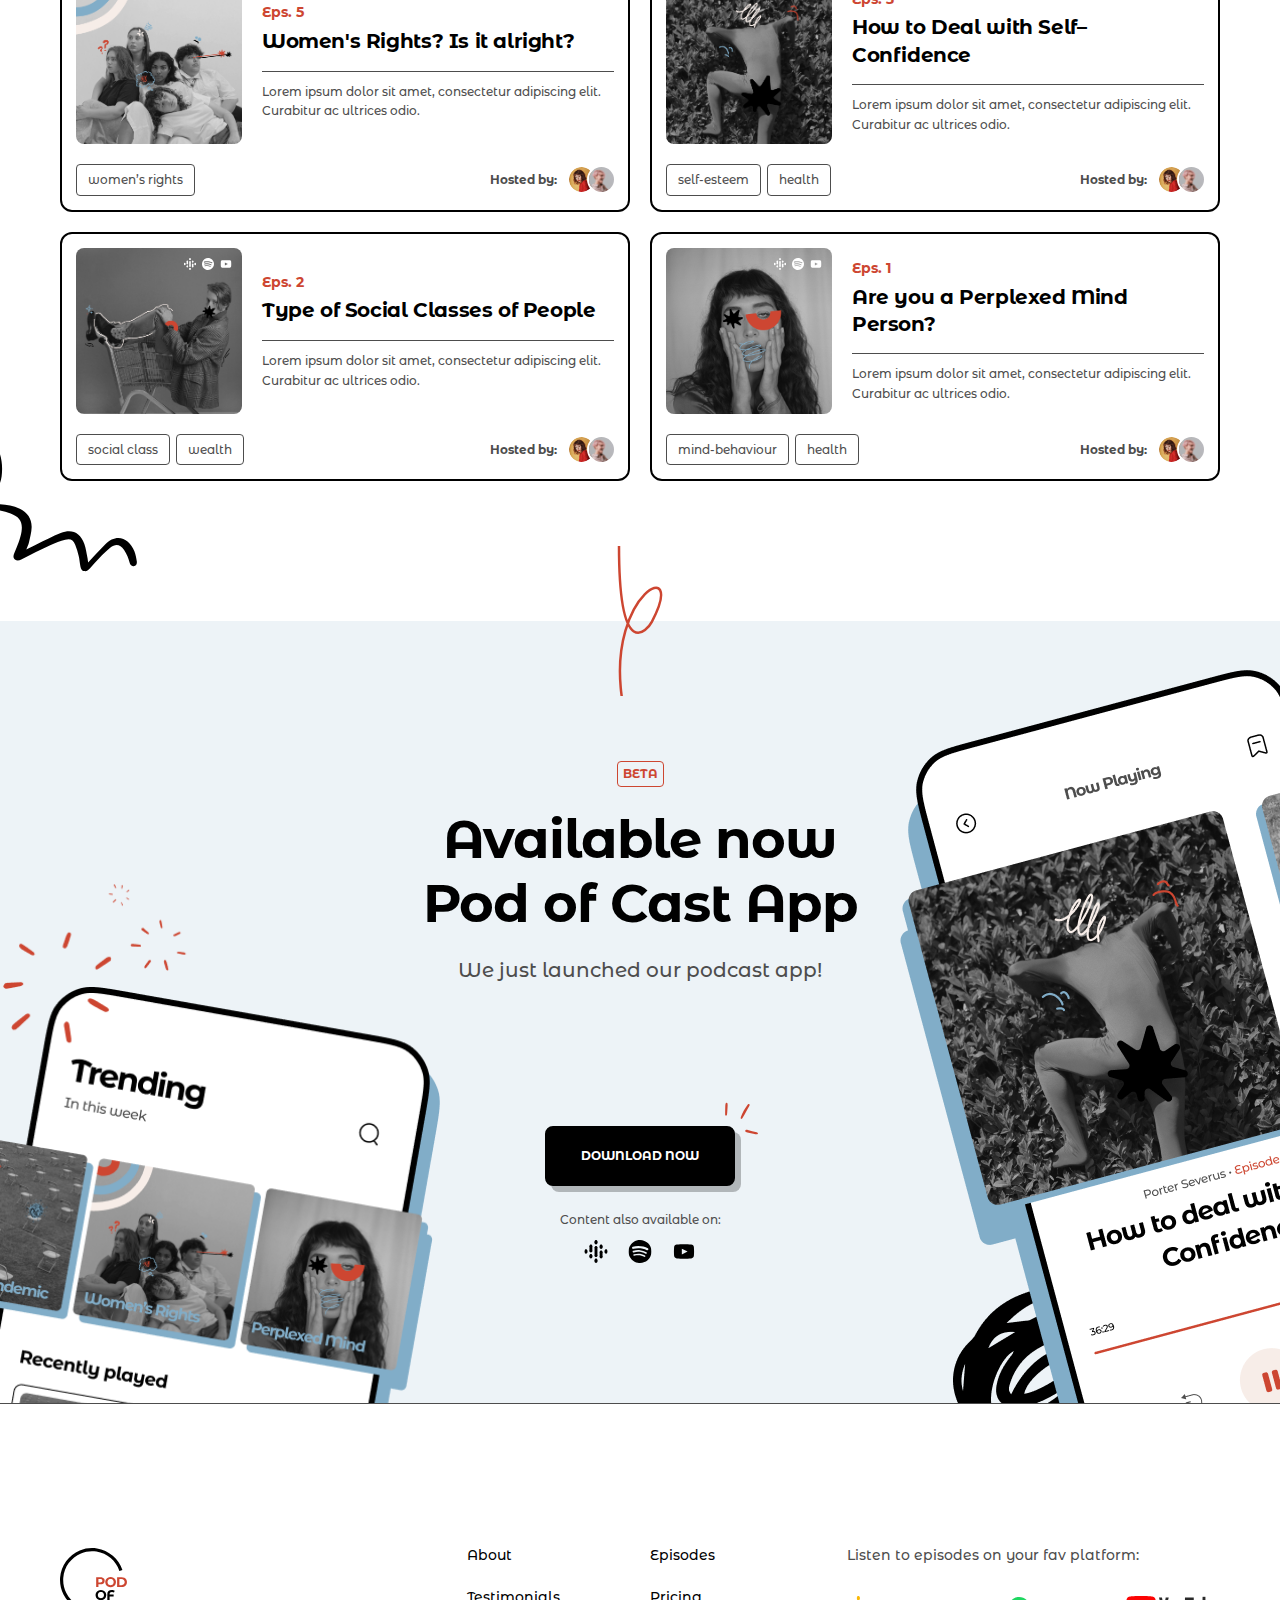
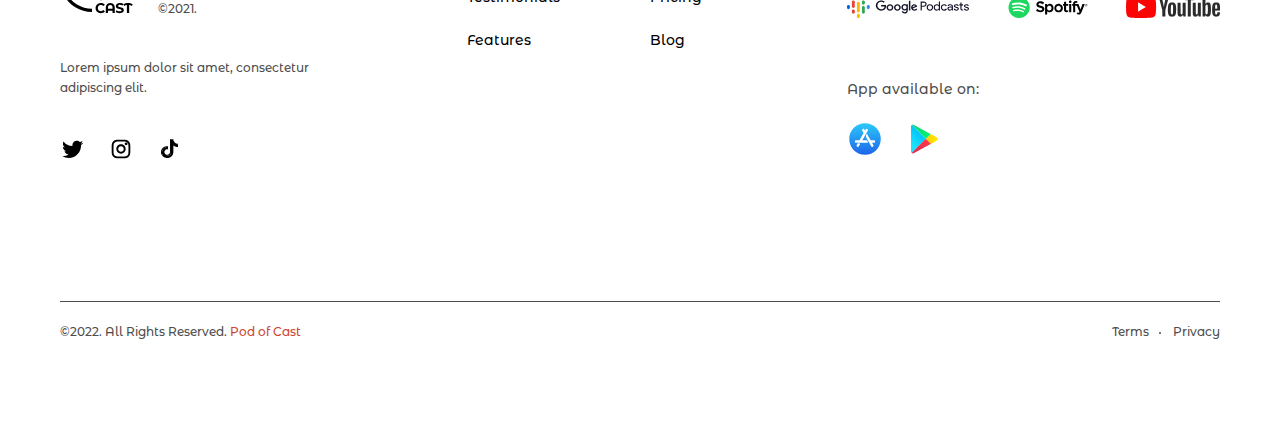
<file: self–confidence.html>
<!DOCTYPE html>
<html lang="en">

<head>
    <meta charset="UTF-8">
    <meta name="viewport" content="width=device-width, initial-scale=1.0">
    <link rel="stylesheet" href="./css/style.css">
    <title>Episode 5 - "Tesla Autopilot Controversy" by Jane Doe</title>
</head>

<body>
    <header class="header">
        <nav class="nav container">
            <a class="logo" href="./index.html"><img src="./images/logo.svg" alt="Pod Of Cast" width="74" height="74" loading="lazy"></a>
            <ul class="nav__list">
                <li class="nav__item"><a class="nav__link" href="#" target="_blank">Episodes</a></li>
                <li class="nav__item"><a class="nav__link" href="./about.html" target="_blank">About</a></li>
                <li class="nav__item nav__item-more">
                    <div class="nav__link nav__link-more">
                        <span>More</span>
                        <img src="./images/arrow-down.svg" alt="" width="16" height="16" loading="lazy">
                        <ul class="nav__item-details">
                            <li class="nav__item"><a class="nav__link" href="#" target="_blank">Testimonials</a></li>
                            <li class="nav__item"><a class="nav__link" href="#" target="_blank">Features</a></li>
                            <li class="nav__item"><a class="nav__link" href="#" target="_blank">Pricing</a></li>
                            <li class="nav__item"><a class="nav__link" href="#" target="_blank">Blog</a></li>
                        </ul>
                    </div>
                </li>
            </ul>
            <div class="nav__buttons">
                <a class="button button--small button--transparent" href="#" target="_blank">RECENT EPISODES</a>
                <a class="button button--small" href="#" target="_blank">SUBSCRIBE</a>
            </div>
            <button class="burger-button">
                <span class="visually-hidden">Open mobile menu</span>
                <span></span>
                <span></span>
                <span></span>
            </button>
        </nav>
    </header>
    <div class="mobile-menu">
        <div class="mobile-menu__body">
            <button class="mobile-menu__close-button">
                <span class="visually-hidden">close menu</span>
            </button>
            <nav class="mobile-menu__nav">
                <ul class="mobile-menu__list">
                    <li class="mobile-menu__item"><a class="mobile-menu__item-link" href="#" target="_blank">Episodes</a></li>
                    <li class="mobile-menu__item"><a class="mobile-menu__item-link" href="#" target="_blank">About</a></li>
                    <li class="mobile-menu__item"><a class="mobile-menu__item-link" href="#" target="_blank">Testimonials</a></li>
                    <li class="mobile-menu__item"><a class="mobile-menu__item-link" href="#" target="_blank">Features</a></li>
                    <li class="mobile-menu__item"><a class="mobile-menu__item-link" href="#" target="_blank">Pricing</a></li>
                    <li class="mobile-menu__item"><a class="mobile-menu__item-link" href="#" target="_blank">Blog</a></li>
                </ul>
                <ul class="mobile-menu__buttons">
                    <li class="mobile-menu__button"><a class="button" href="#" target="_blank">RECENT EPISODES</a></li>
                    <li class="mobile-menu__button"><a class="button " href="#" target="_blank">SUBSCRIBE</a>
                    </li>
                </ul>
            </nav>
        </div>
        <div class="mobile-menu__overlay"></div>
    </div>
    <main class="main">
        <section class="podcast-top top">
            <div class="container">
                <div class="podcast-top__inner">
                    <div class="podcast-top__cover cover" style="background-image: url(./images/covers/self–confidence.jpg);">
                        <ul class="cover__platforms">
                            <li class="cover__platform"><img src="./images/platforms/google-podcast-icon-small.svg" alt="Google Podcast" width="30" height="30" loading="lazy"></li>
                            <li class="cover__platform"><img src="./images/platforms/spotify-icon-small.svg" alt="Spotify" width="30" height="30" loading="lazy"></li>
                            <li class="cover__platform"><img src="./images/platforms/youtube-icon-small.svg" alt="YouTube" width="30" height="30" loading="lazy"></li>
                        </ul>
                        <h2 class="cover__title">Self–confidence</h2>
                    </div>
                    <div class="podcast-top__content">
                        <div class="podcast-top__info">
                            <div class="podcast-top__heading">
                                <div class="podcast-top__heading-top">
                                    <div class="podcast-top__number">Episode 3</div>
                                </div>
                                <h1 class="podcast-top__title">How to Deal with Self–Confidence</h1>
                            </div>
                            <p class="podcast-top__text">
                                Lorem ipsum dolor sit amet, consectetur adipiscing elit, eiusmod tempor incididunt ut labore et dolore magna aliqua. Ut enim ad minim veniam, quis nostrud.
                            </p>
                            <div class="podcast-top__info-bottom">
                                <div class="podcast-top__author">
                                    <img class="podcast-top__author-image" src="./images/hosts/host-1.jpg" alt="Jane Doe" width="36" height="36" loading="lazy">
                                    <div class="podcast-top__author-info">
                                        Hosted by:
                                        <span class="podcast-top__author-name">Jane Doe</span>
                                    </div>
                                </div>
                                <time class="podcast-top__date" datetime="2021-09-20">Sep 20, 2021</time>
                            </div>
                        </div>
                        <div class="podcast-top__buttons">
                            <a class="button" href="#" target="_blank">SUBSCRIBE</a>
                            <a class="podcast-top__button button button--transparent" href="#" target="_blank">
                                <svg width="24" height="25" viewBox="0 0 24 25" fill="none" xmlns="http://www.w3.org/2000/svg">
                                    <g id="Play">
                                        <g id="Play_2">
                                            <path id="Stroke 3" fill-rule="evenodd" clip-rule="evenodd" d="M18 12.4887C18 10.596 8.85356 4.54127 7.81601 5.62996C6.77845 6.71864 6.67869 18.1561 7.81601 19.3474C8.95333 20.5428 18 14.3813 18 12.4887Z" fill="black" />
                                        </g>
                                    </g>
                                </svg>
                                <span class="button__text">
                                    LISTEN NOW <span class="podcast-top__button-highlighted">(50 min)</span>
                                </span>
                            </a>
                        </div>
                    </div>
                </div>
                <div class="podcast-top__bottom">
                    <div class="podcast-top__bottom-text">Tags:</div>
                    <ul class="tags">
                        <li class="podcast-top__tag tag">self-esteem</li>
                        <li class="podcast-top__tag tag">health</li>
                    </ul>
                </div>
            </div>
        </section>
        <section class="episodes">
            <div class="episodes__inner container">
                <h2 class="episodes__title title">Latest Episode</h2>
                <div class="categories">
                    <div class="categories__buttons">
                        <button class="categories__button categories__button--active" data-filter="all">All</button>
                        <button class="categories__button" data-filter="business">Business</button>
                        <button class="categories__button" data-filter="comedy">Comedy</button>
                        <button class="categories__button" data-filter="education">Education</button>
                        <button class="categories__button" data-filter="health">Health</button>
                        <button class="categories__button" data-filter="news">News</button>
                        <button class="categories__button" data-filter="tech">Tech</button>
                    </div>
                    <ul class="episodes__items categories__items">
                        <li class="episodes__item categories__item" data-tag="health">
                            <article class="episode card card--small">
                                <div class="episode__content">
                                    <div class="episode__cover" style="background-image: url(./images/covers/pandemic-becoming-endemic.jpg);">
                                        <ul class="episode__cover-platforms">
                                            <li class="episode__cover-platform"><img src="./images/platforms/google-podcast-icon-small.svg" alt="Google Podcast" width="12" height="12" loading="lazy"></li>
                                            <li class="episode__cover-platform"><img src="./images/platforms/spotify-icon-small.svg" alt="Spotify" width="12" height="12" loading="lazy"></li>
                                            <li class="episode__cover-platform"><img src="./images/platforms/youtube-icon-small.svg" alt="YouTube" width="12" height="12" loading="lazy"></li>
                                        </ul>
                                    </div>
                                    <div class="episode__info">
                                        <div class="episode__heading">
                                            <div class="episode__number">Eps. 6</div>
                                            <h2 class="episode__title"><a class="episode__link" href="./pandemic-becoming-endemic.html" target="_blank">Pandemic Becoming Endemic</a></h2>
                                        </div>
                                        <p class="episode__text">Lorem ipsum dolor sit amet, consectetur adipiscing elit. Curabitur ac ultrices odio.</p>
                                    </div>
                                </div>
                                <div class="episode__bottom">
                                    <ul class="episode__tags tags">
                                        <li class="episode__tag tag">covid-19</li>
                                        <li class="episode__tag tag">health</li>
                                    </ul>
                                    <div class="episode__host">
                                        <span class="episode__host-text">Hosted by:</span>
                                        <ul class="episode__host-list">
                                            <li class="episode__host-item"><img class="episode__host-image" src="./images/hosts/host-1.jpg" alt="First host name" width="25" height="25" loading="lazy"></li>
                                            <li class="episode__host-item"><img class="episode__host-image" src="./images/hosts/host-2.jpg" alt="Second host name" width="25" height="25" loading="lazy"></li>
                                        </ul>
                                    </div>
                                </div>
                            </article>
                        </li>
                        <li class="episodes__item categories__item" data-tag="tech">
                            <article class="episode card card--small">
                                <div class="episode__content">
                                    <div class="episode__cover" style="background-image: url(./images/covers/tesla-autopilot.jpg);">
                                        <ul class="episode__cover-platforms">
                                            <li class="episode__cover-platform"><img src="./images/platforms/google-podcast-icon-small.svg" alt="Google Podcast" width="12" height="12" loading="lazy"></li>
                                            <li class="episode__cover-platform"><img src="./images/platforms/spotify-icon-small.svg" alt="Spotify" width="12" height="12" loading="lazy"></li>
                                            <li class="episode__cover-platform"><img src="./images/platforms/youtube-icon-small.svg" alt="YouTube" width="12" height="12" loading="lazy"></li>
                                        </ul>
                                    </div>
                                    <div class="episode__info">
                                        <div class="episode__heading">
                                            <div class="episode__number">Eps. 5</div>
                                            <h2 class="episode__title"><a class="episode__link" href="#" target="_blank">Tesla Autopilot Controversy</a></h2>
                                        </div>
                                        <p class="episode__text">Lorem ipsum dolor sit amet, consectetur adipiscing elit. Curabitur ac ultrices odio.</p>
                                    </div>
                                </div>
                                <div class="episode__bottom">
                                    <ul class="episode__tags tags">
                                        <li class="episode__tag tag">automation</li>
                                        <li class="episode__tag tag">tech</li>
                                    </ul>
                                    <div class="episode__host">
                                        <span class="episode__host-text">Hosted by:</span>
                                        <ul class="episode__host-list">
                                            <li class="episode__host-item"><img class="episode__host-image" src="./images/hosts/host-1.jpg" alt="First host name" width="25" height="25" loading="lazy"></li>
                                            <li class="episode__host-item"><img class="episode__host-image" src="./images/hosts/host-2.jpg" alt="Second host name" width="25" height="25" loading="lazy"></li>
                                        </ul>
                                    </div>
                                </div>
                            </article>
                        </li>
                        <li class="episodes__item categories__item" data-tag="education">
                            <article class="episode card card--small">
                                <div class="episode__content">
                                    <div class="episode__cover" style="background-image: url(./images/covers/womens-rights.jpg);">
                                        <ul class="episode__cover-platforms">
                                            <li class="episode__cover-platform"><img src="./images/platforms/google-podcast-icon-small.svg" alt="Google Podcast" width="12" height="12" loading="lazy"></li>
                                            <li class="episode__cover-platform"><img src="./images/platforms/spotify-icon-small.svg" alt="Spotify" width="12" height="12" loading="lazy"></li>
                                            <li class="episode__cover-platform"><img src="./images/platforms/youtube-icon-small.svg" alt="YouTube" width="12" height="12" loading="lazy"></li>
                                        </ul>
                                    </div>
                                    <div class="episode__info">
                                        <div class="episode__heading">
                                            <div class="episode__number">Eps. 5</div>
                                            <h2 class="episode__title"><a class="episode__link" href="./womens-rights.html" target="_blank">Women's Rights? Is it alright?</a></h2>
                                        </div>
                                        <p class="episode__text">Lorem ipsum dolor sit amet, consectetur adipiscing elit. Curabitur ac ultrices odio.</p>
                                    </div>
                                </div>
                                <div class="episode__bottom">
                                    <ul class="episode__tags tags">
                                        <li class="episode__tag tag">women’s rights</li>
                                    </ul>
                                    <div class="episode__host">
                                        <span class="episode__host-text">Hosted by:</span>
                                        <ul class="episode__host-list">
                                            <li class="episode__host-item"><img class="episode__host-image" src="./images/hosts/host-1.jpg" alt="First host name" width="25" height="25" loading="lazy"></li>
                                            <li class="episode__host-item"><img class="episode__host-image" src="./images/hosts/host-2.jpg" alt="Second host name" width="25" height="25" loading="lazy"></li>
                                        </ul>
                                    </div>
                                </div>
                            </article>
                        </li>
                        <li class="episodes__item categories__item" data-tag="health">
                            <article class="episode card card--small">
                                <div class="episode__content">
                                    <div class="episode__cover" style="background-image: url(./images/covers/self–confidence.jpg);">
                                        <ul class="episode__cover-platforms">
                                            <li class="episode__cover-platform"><img src="./images/platforms/google-podcast-icon-small.svg" alt="Google Podcast" width="12" height="12" loading="lazy"></li>
                                            <li class="episode__cover-platform"><img src="./images/platforms/spotify-icon-small.svg" alt="Spotify" width="12" height="12" loading="lazy"></li>
                                            <li class="episode__cover-platform"><img src="./images/platforms/youtube-icon-small.svg" alt="YouTube" width="12" height="12" loading="lazy"></li>
                                        </ul>
                                    </div>
                                    <div class="episode__info">
                                        <div class="episode__heading">
                                            <div class="episode__number">Eps. 3</div>
                                            <h2 class="episode__title"><a class="episode__link" href="./self-confidence.html" target="_blank">How to Deal with Self–Confidence</a></h2>
                                        </div>
                                        <p class="episode__text">Lorem ipsum dolor sit amet, consectetur adipiscing elit. Curabitur ac ultrices odio.</p>
                                    </div>
                                </div>
                                <div class="episode__bottom">
                                    <ul class="episode__tags tags">
                                        <li class="episode__tag tag">self-esteem</li>
                                        <li class="episode__tag tag">health</li>
                                    </ul>
                                    <div class="episode__host">
                                        <span class="episode__host-text">Hosted by:</span>
                                        <ul class="episode__host-list">
                                            <li class="episode__host-item"><img class="episode__host-image" src="./images/hosts/host-1.jpg" alt="First host name" width="25" height="25" loading="lazy"></li>
                                            <li class="episode__host-item"><img class="episode__host-image" src="./images/hosts/host-2.jpg" alt="Second host name" width="25" height="25" loading="lazy"></li>
                                        </ul>
                                    </div>
                                </div>
                            </article>
                        </li>
                        <li class="episodes__item categories__item" data-tag="education">
                            <article class="episode card card--small">
                                <div class="episode__content">
                                    <div class="episode__cover" style="background-image: url(./images/covers/social-class.jpg);">
                                        <ul class="episode__cover-platforms">
                                            <li class="episode__cover-platform"><img src="./images/platforms/google-podcast-icon-small.svg" alt="Google Podcast" width="12" height="12" loading="lazy"></li>
                                            <li class="episode__cover-platform"><img src="./images/platforms/spotify-icon-small.svg" alt="Spotify" width="12" height="12" loading="lazy"></li>
                                            <li class="episode__cover-platform"><img src="./images/platforms/youtube-icon-small.svg" alt="YouTube" width="12" height="12" loading="lazy"></li>
                                        </ul>
                                    </div>
                                    <div class="episode__info">
                                        <div class="episode__heading">
                                            <div class="episode__number">Eps. 2</div>
                                            <h2 class="episode__title"><a class="episode__link" href="./social-classes.html" target="_blank">Type of Social Classes of People</a></h2>
                                        </div>
                                        <p class="episode__text">Lorem ipsum dolor sit amet, consectetur adipiscing elit. Curabitur ac ultrices odio.</p>
                                    </div>
                                </div>
                                <div class="episode__bottom">
                                    <ul class="episode__tags tags">
                                        <li class="episode__tag tag">social class</li>
                                        <li class="episode__tag tag">wealth</li>
                                    </ul>
                                    <div class="episode__host">
                                        <span class="episode__host-text">Hosted by:</span>
                                        <ul class="episode__host-list">
                                            <li class="episode__host-item"><img class="episode__host-image" src="./images/hosts/host-1.jpg" alt="First host name" width="25" height="25" loading="lazy"></li>
                                            <li class="episode__host-item"><img class="episode__host-image" src="./images/hosts/host-2.jpg" alt="Second host name" width="25" height="25" loading="lazy"></li>
                                        </ul>
                                    </div>
                                </div>
                            </article>
                        </li>
                        <li class="episodes__item categories__item" data-tag="health ">
                            <article class="episode card card--small">
                                <div class="episode__content">
                                    <div class="episode__cover" style="background-image: url(./images/covers/perplexed-mind.jpg);">
                                        <ul class="episode__cover-platforms">
                                            <li class="episode__cover-platform"><img src="./images/platforms/google-podcast-icon-small.svg" alt="Google Podcast" width="12" height="12" loading="lazy"></li>
                                            <li class="episode__cover-platform"><img src="./images/platforms/spotify-icon-small.svg" alt="Spotify" width="12" height="12" loading="lazy"></li>
                                            <li class="episode__cover-platform"><img src="./images/platforms/youtube-icon-small.svg" alt="YouTube" width="12" height="12" loading="lazy"></li>
                                        </ul>
                                    </div>
                                    <div class="episode__info">
                                        <div class="episode__heading">
                                            <div class="episode__number">Eps. 1</div>
                                            <h2 class="episode__title"><a class="episode__link" href="./perplexed-mind.html" target="_blank">Are you a Perplexed Mind Person?</a></h2>
                                        </div>
                                        <p class="episode__text">Lorem ipsum dolor sit amet, consectetur adipiscing elit. Curabitur ac ultrices odio.</p>
                                    </div>
                                </div>
                                <div class="episode__bottom">
                                    <ul class="episode__tags tags">
                                        <li class="episode__tag tag">mind-behaviour</li>
                                        <li class="episode__tag tag">health</li>
                                    </ul>
                                    <div class="episode__host">
                                        <span class="episode__host-text">Hosted by:</span>
                                        <ul class="episode__host-list">
                                            <li class="episode__host-item"><img class="episode__host-image" src="./images/hosts/host-1.jpg" alt="First host name" width="25" height="25" loading="lazy"></li>
                                            <li class="episode__host-item"><img class="episode__host-image" src="./images/hosts/host-2.jpg" alt="Second host name" width="25" height="25" loading="lazy"></li>
                                        </ul>
                                    </div>
                                </div>
                            </article>
                        </li>
                    </ul>
                </div>
            </div>
            <div class="scribble"></div>
        </section>
    </main>
    <section class="cta">
        <div class="cta__inner container">
            <div class="heading">
                <div class="cta__badge">BETA</div>
                <h2 class="title">Available now<br>Pod of Cast App</h2>
                <p class="heading__text">We just launched our podcast app!</p>
            </div>
            <div class="cta__content">
                <a class="cta__button button" href="#" target="_blank">DOWNLOAD NOW</a>
                <div class="cta__platforms">
                    <p class="cta__platforms-title">Content also available on:</p>
                    <ul class="cta__platforms-list">
                        <li class="cta__platform-item"><img class="cta__platforms-icon" src="./images/platforms/google-podcast-icon-dark.svg" alt="Google Podcast" width="24" height="24" loading="lazy"></li>
                        <li class="cta__platform-item"><img class="cta__platforms-icon" src="./images/platforms/spotify-icon-dark.svg" alt="Spotify" width="24" height="24" loading="lazy"></li>
                        <li class="cta__platform-item"><img class="cta__platforms-icon" src="./images/platforms/youtube-icon-dark.svg" alt="YouTube" width="24" height="24" loading="lazy"></li>
                    </ul>
                </div>
            </div>
        </div>
    </section>
    <footer class="footer">
        <div class="container">
            <div class="footer__main">
                <div class="footer__content">
                    <div class="footer__content-top">
                        <a class="logo" href="#"><img src="./images/logo.svg" alt="Pod Of Cast" width="74" height="74" loading="lazy"></a>
                        <div class="footer__content-copyright">©2021.</div>
                    </div>
                    <p class="footer__content-text">Lorem ipsum dolor sit amet, consectetur adipiscing elit.</p>
                    <ul class="footer__socials">
                        <li class="footer__socials-item">
                            <a class="footer__socials-link" href="#">
                                <img class="footer__socials-icon" src="./images/socilas/twitter.svg" alt="Twitter" width="24" height="24" loading="lazy">
                            </a>
                        </li>
                        <li class="footer__socials-item">
                            <a class="footer__socials-link" href="#">
                                <img class="footer__socials-icon" src="./images/socilas/instagram.svg" alt="Instagram" width="24" height="24" loading="lazy">
                            </a>
                        </li>
                        <li class="footer__socials-item">
                            <a class="footer__socials-link" href="#">
                                <img class="footer__socials-icon" src="./images/socilas/tiktok.svg" alt="Tiktok" width="24" height="24" loading="lazy">
                            </a>
                        </li>
                    </ul>
                </div>
                <nav class="footer__nav">
                    <ul class="footer__nav-list">
                        <li class="footer__nav-item"><a class="footer__nav-link" href="#" target="_blank">About</a></li>
                        <li class="footer__nav-item"><a class="footer__nav-link" href="#" target="_blank">Testimonials</a></li>
                        <li class="footer__nav-item"><a class="footer__nav-link" href="#" target="_blank">Features</a></li>
                    </ul>
                    <ul class="footer__nav-list">
                        <li class="footer__nav-item"><a class="footer__nav-link" href="#" target="_blank">Episodes</a></li>
                        <li class="footer__nav-item"><a class="footer__nav-link" href="#" target="_blank">Pricing</a></li>
                        <li class="footer__nav-item"><a class="footer__nav-link" href="#" target="_blank">Blog</a></li>
                    </ul>
                </nav>
                <div class="footer__platforms">
                    <div class="footer__platform">
                        <p class="footer__platform-text">Listen to episodes on your fav platform:</p>
                        <ul class="footer__platform-list">
                            <li class="footer__platform-item"><img class="footer__platform-logo" src="./images/platforms/google-podcast-small.svg" alt="Google Podcast" width="122" height="22" loading="lazy"></li>
                            <li class="footer__platform-item"><img class="footer__platform-logo" src="./images/platforms/spotify-small.svg" alt="Spotify" width="80" height="22" loading="lazy"></li>
                            <li class="footer__platform-item"><img class="footer__platform-logo" src="./images/platforms/youtube-small.svg" alt="YouTube" width="94" height="22" loading="lazy"></li>
                        </ul>
                    </div>
                    <div class="footer__platform">
                        <p class="footer__platform-text">App available on:</p>
                        <ul class="footer__platform-list">
                            <li class="footer__platform-item"><img class="footer__platform-logo" src="./images/platforms/app-store.svg" alt="App Store" width="36" height="36" loading="lazy"></li>
                            <li class="footer__platform-item"><img class="footer__platform-logo" src="./images/platforms/google-play.svg" alt="Google Play" width="36" height="36" loading="lazy"></li>
                        </ul>
                    </div>
                </div>
            </div>
            <div class="footer__bottom">
                <div class="footer__bottom-copyright">©2022. All Rights Reserved. <span>Pod of Cast</span></div>
                <ul class="footer__bottom-links">
                    <li class="footer__bottom-links-item"><a class="footer__bottom-link" href="#" target="_blank">Terms</a></li>
                    <li class="footer__bottom-links-item"><a class="footer__bottom-link" href="#" target="_blank">Privacy</a></li>
                </ul>
            </div>
        </div>
    </footer>

    <script src="./js/swiper-bundle.min.js"></script>
    <script src="./js/main.js"></script>
</body>

</html>
</file>
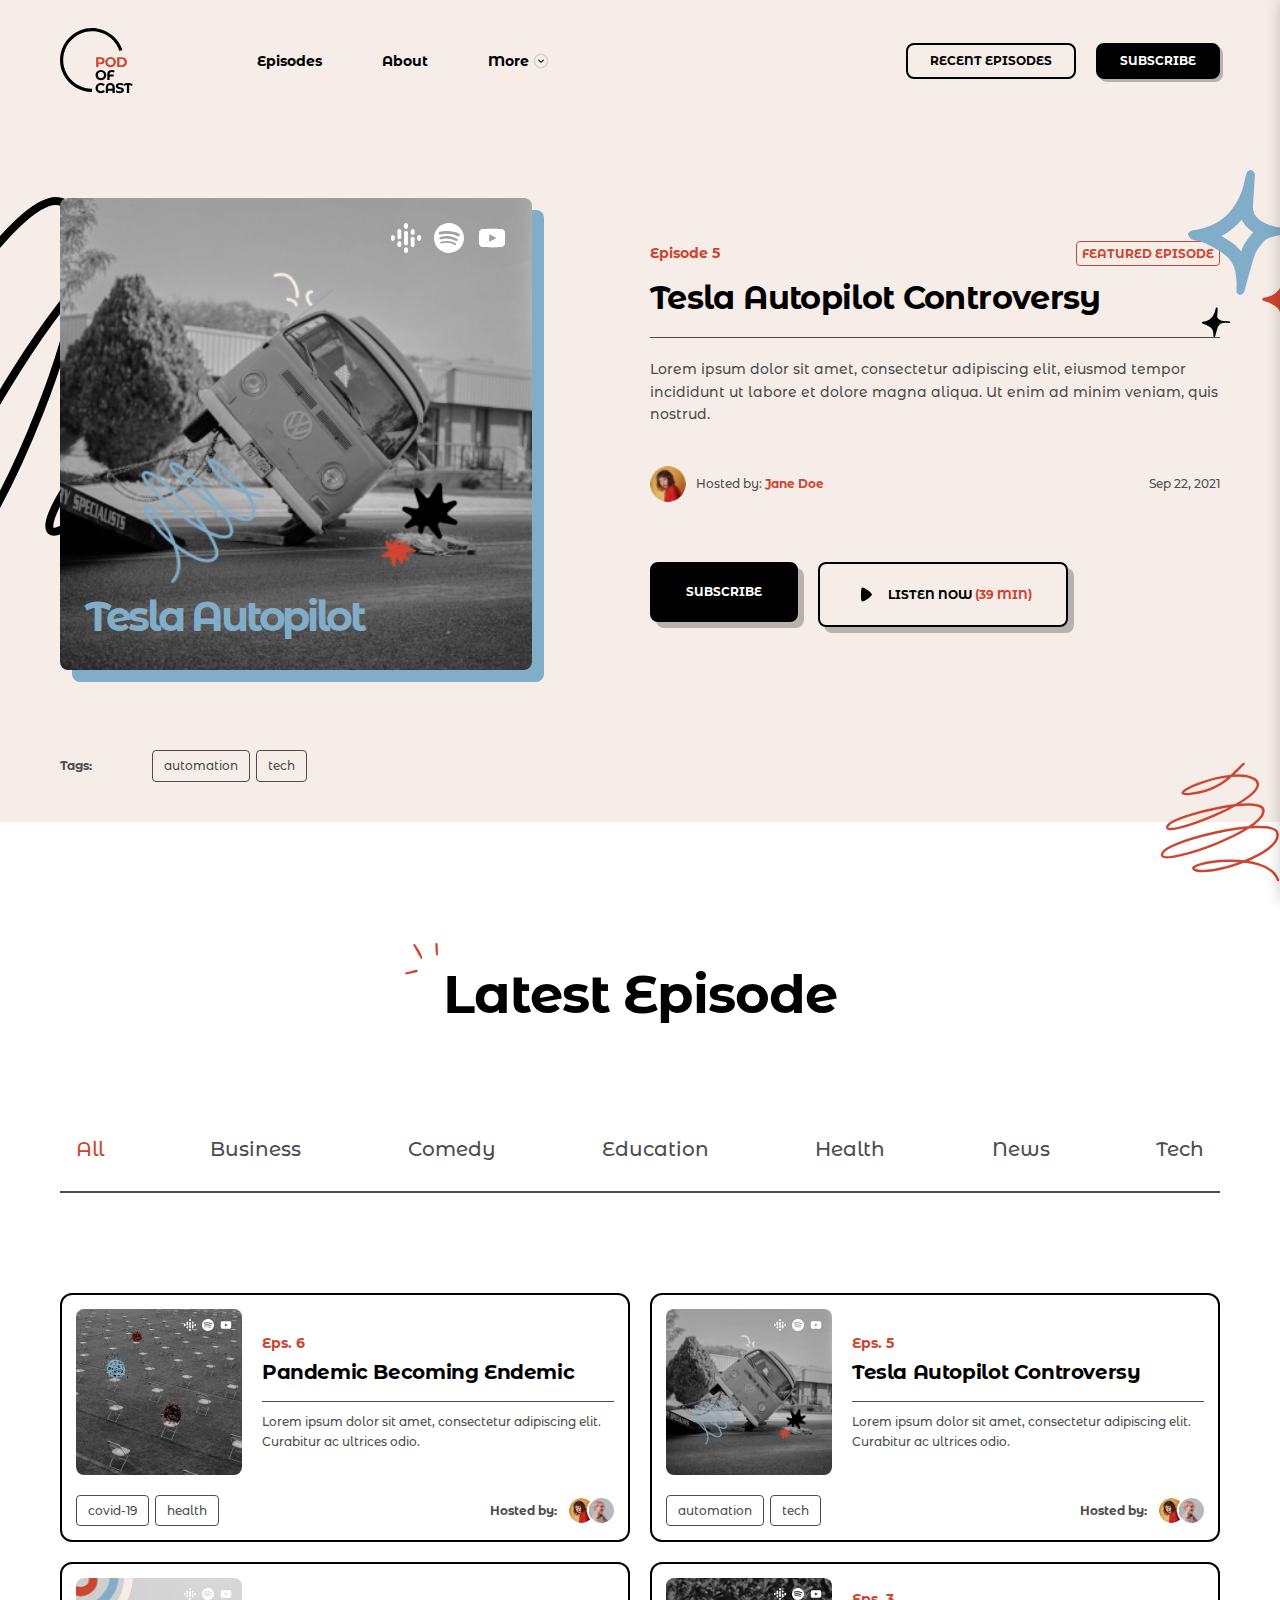
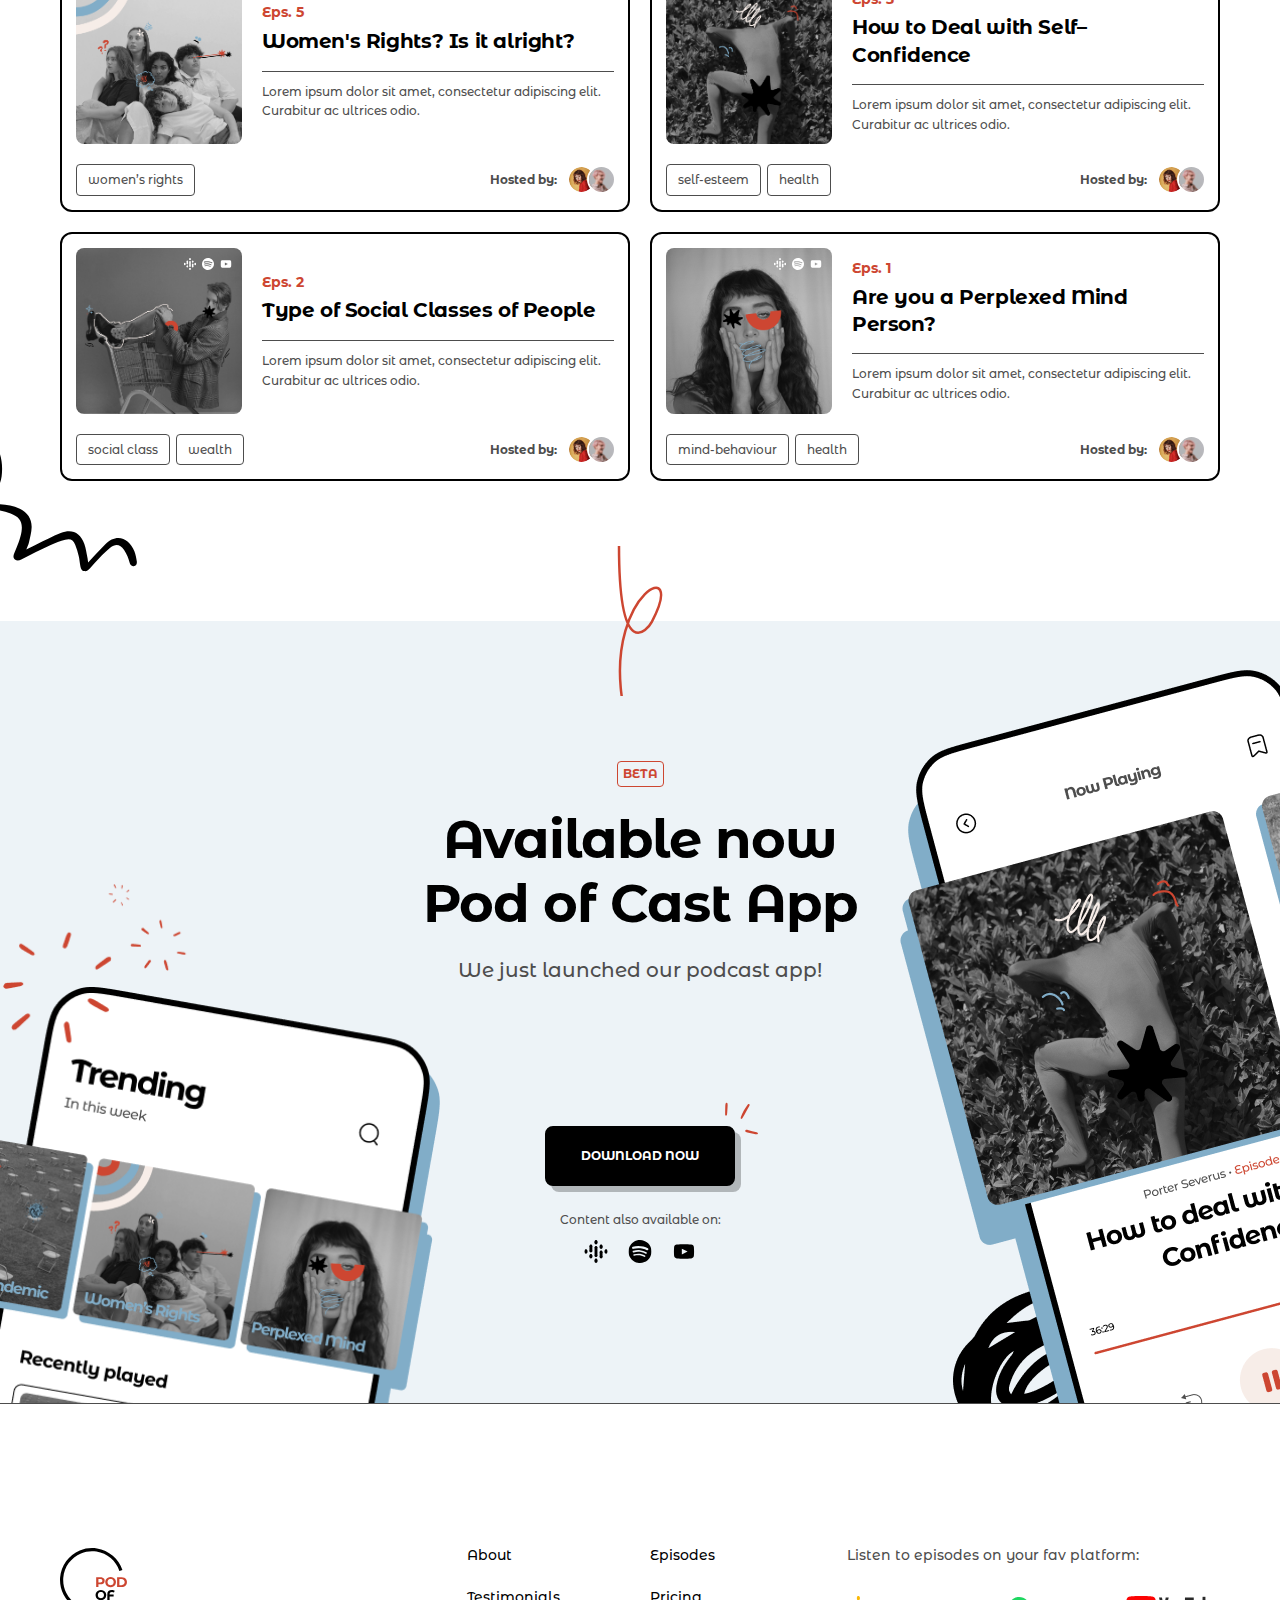
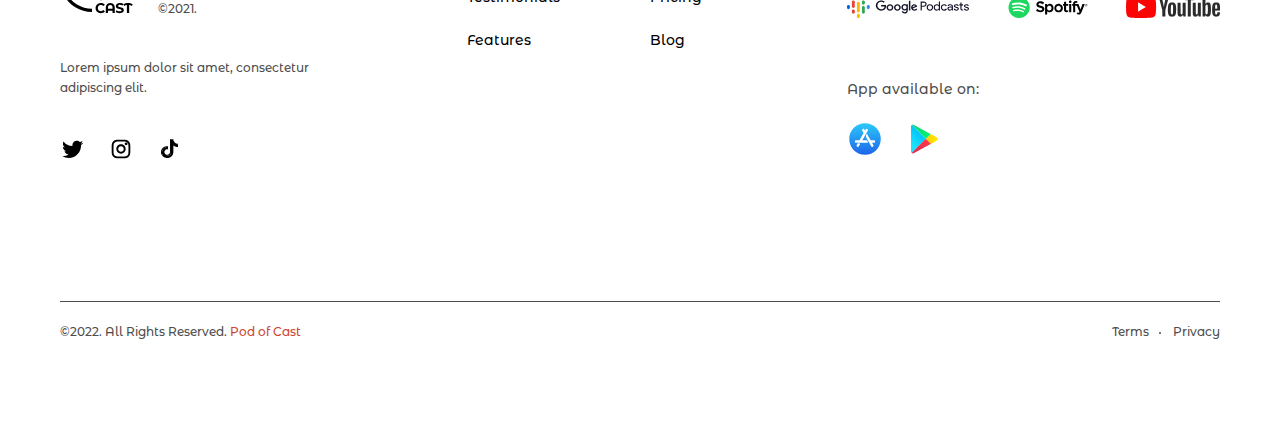
<file: tesla-autopilot.html>
<!DOCTYPE html>
<html lang="en">

<head>
    <meta charset="UTF-8">
    <meta name="viewport" content="width=device-width, initial-scale=1.0">
    <link rel="stylesheet" href="./css/style.css">
    <title>Episode 5 - "Tesla Autopilot Controversy" by Jane Doe</title>
</head>

<body>
    <header class="header">
        <nav class="nav container">
            <a class="logo" href="./index.html"><img src="./images/logo.svg" alt="Pod Of Cast" width="74" height="74" loading="lazy"></a>
            <ul class="nav__list">
                <li class="nav__item"><a class="nav__link" href="#" target="_blank">Episodes</a></li>
                <li class="nav__item"><a class="nav__link" href="./about.html" target="_blank">About</a></li>
                <li class="nav__item nav__item-more">
                    <div class="nav__link nav__link-more">
                        <span>More</span>
                        <img src="./images/arrow-down.svg" alt="" width="16" height="16" loading="lazy">
                        <ul class="nav__item-details">
                            <li class="nav__item"><a class="nav__link" href="#" target="_blank">Testimonials</a></li>
                            <li class="nav__item"><a class="nav__link" href="#" target="_blank">Features</a></li>
                            <li class="nav__item"><a class="nav__link" href="#" target="_blank">Pricing</a></li>
                            <li class="nav__item"><a class="nav__link" href="#" target="_blank">Blog</a></li>
                        </ul>
                    </div>
                </li>
            </ul>
            <div class="nav__buttons">
                <a class="button button--small button--transparent" href="#" target="_blank">RECENT EPISODES</a>
                <a class="button button--small" href="#" target="_blank">SUBSCRIBE</a>
            </div>
            <button class="burger-button">
                <span class="visually-hidden">Open mobile menu</span>
                <span></span>
                <span></span>
                <span></span>
            </button>
        </nav>
    </header>
    <div class="mobile-menu">
        <div class="mobile-menu__body">
            <button class="mobile-menu__close-button">
                <span class="visually-hidden">close menu</span>
            </button>
            <nav class="mobile-menu__nav">
                <ul class="mobile-menu__list">
                    <li class="mobile-menu__item"><a class="mobile-menu__item-link" href="#" target="_blank">Episodes</a></li>
                    <li class="mobile-menu__item"><a class="mobile-menu__item-link" href="#" target="_blank">About</a></li>
                    <li class="mobile-menu__item"><a class="mobile-menu__item-link" href="#" target="_blank">Testimonials</a></li>
                    <li class="mobile-menu__item"><a class="mobile-menu__item-link" href="#" target="_blank">Features</a></li>
                    <li class="mobile-menu__item"><a class="mobile-menu__item-link" href="#" target="_blank">Pricing</a></li>
                    <li class="mobile-menu__item"><a class="mobile-menu__item-link" href="#" target="_blank">Blog</a></li>
                </ul>
                <ul class="mobile-menu__buttons">
                    <li class="mobile-menu__button"><a class="button" href="#" target="_blank">RECENT EPISODES</a></li>
                    <li class="mobile-menu__button"><a class="button " href="#" target="_blank">SUBSCRIBE</a>
                    </li>
                </ul>
            </nav>
        </div>
        <div class="mobile-menu__overlay"></div>
    </div>
    <main class="main">
        <section class="podcast-top top">
            <div class="container">
                <div class="podcast-top__inner">
                    <div class="podcast-top__cover cover" style="background-image: url(./images/covers/tesla-autopilot.jpg);">
                        <ul class="cover__platforms">
                            <li class="cover__platform"><img src="./images/platforms/google-podcast-icon-small.svg" alt="Google Podcast" width="30" height="30" loading="lazy"></li>
                            <li class="cover__platform"><img src="./images/platforms/spotify-icon-small.svg" alt="Spotify" width="30" height="30" loading="lazy"></li>
                            <li class="cover__platform"><img src="./images/platforms/youtube-icon-small.svg" alt="YouTube" width="30" height="30" loading="lazy"></li>
                        </ul>
                        <h2 class="cover__title">Tesla Autopilot</h2>
                    </div>
                    <div class="podcast-top__content">
                        <div class="podcast-top__info">
                            <div class="podcast-top__heading">
                                <div class="podcast-top__heading-top">
                                    <div class="podcast-top__number">Episode 5</div>
                                    <div class="podcast-top__badge">FEATURED EPISODE</div>
                                </div>
                                <h1 class="podcast-top__title">Tesla Autopilot Controversy</h1>
                            </div>
                            <p class="podcast-top__text">
                                Lorem ipsum dolor sit amet, consectetur adipiscing elit, eiusmod tempor incididunt ut labore et dolore magna aliqua. Ut enim ad minim veniam, quis nostrud.
                            </p>
                            <div class="podcast-top__info-bottom">
                                <div class="podcast-top__author">
                                    <img class="podcast-top__author-image" src="./images/hosts/host-1.jpg" alt="Jane Doe" width="36" height="36" loading="lazy">
                                    <div class="podcast-top__author-info">
                                        Hosted by:
                                        <span class="podcast-top__author-name">Jane Doe</span>
                                    </div>
                                </div>
                                <time class="podcast-top__date" datetime="2021-09-22">Sep 22, 2021</time>
                            </div>
                        </div>
                        <div class="podcast-top__buttons">
                            <a class="button" href="#" target="_blank">SUBSCRIBE</a>
                            <a class="podcast-top__button button button--transparent" href="#" target="_blank">
                                <svg width="24" height="25" viewBox="0 0 24 25" fill="none" xmlns="http://www.w3.org/2000/svg">
                                    <g id="Play">
                                        <g id="Play_2">
                                            <path id="Stroke 3" fill-rule="evenodd" clip-rule="evenodd" d="M18 12.4887C18 10.596 8.85356 4.54127 7.81601 5.62996C6.77845 6.71864 6.67869 18.1561 7.81601 19.3474C8.95333 20.5428 18 14.3813 18 12.4887Z" fill="black" />
                                        </g>
                                    </g>
                                </svg>
                                <span class="button__text">
                                    LISTEN NOW <span class="podcast-top__button-highlighted">(39 min)</span>
                                </span>
                            </a>
                        </div>
                    </div>
                </div>
                <div class="podcast-top__bottom">
                    <div class="podcast-top__bottom-text">Tags:</div>
                    <ul class="tags">
                        <li class="podcast-top__tag tag">automation</li>
                        <li class="podcast-top__tag tag">tech</li>
                    </ul>
                </div>
            </div>
        </section>
        <section class="episodes">
            <div class="episodes__inner container">
                <h2 class="episodes__title title">Latest Episode</h2>
                <div class="categories">
                    <div class="categories__buttons">
                        <button class="categories__button categories__button--active" data-filter="all">All</button>
                        <button class="categories__button" data-filter="business">Business</button>
                        <button class="categories__button" data-filter="comedy">Comedy</button>
                        <button class="categories__button" data-filter="education">Education</button>
                        <button class="categories__button" data-filter="health">Health</button>
                        <button class="categories__button" data-filter="news">News</button>
                        <button class="categories__button" data-filter="tech">Tech</button>
                    </div>
                    <ul class="episodes__items categories__items">
                        <li class="episodes__item categories__item" data-tag="health">
                            <article class="episode card card--small">
                                <div class="episode__content">
                                    <div class="episode__cover" style="background-image: url(./images/covers/pandemic-becoming-endemic.jpg);">
                                        <ul class="episode__cover-platforms">
                                            <li class="episode__cover-platform"><img src="./images/platforms/google-podcast-icon-small.svg" alt="Google Podcast" width="12" height="12" loading="lazy"></li>
                                            <li class="episode__cover-platform"><img src="./images/platforms/spotify-icon-small.svg" alt="Spotify" width="12" height="12" loading="lazy"></li>
                                            <li class="episode__cover-platform"><img src="./images/platforms/youtube-icon-small.svg" alt="YouTube" width="12" height="12" loading="lazy"></li>
                                        </ul>
                                    </div>
                                    <div class="episode__info">
                                        <div class="episode__heading">
                                            <div class="episode__number">Eps. 6</div>
                                            <h2 class="episode__title"><a class="episode__link" href="./pandemic-becoming-endemic.html" target="_blank">Pandemic Becoming Endemic</a></h2>
                                        </div>
                                        <p class="episode__text">Lorem ipsum dolor sit amet, consectetur adipiscing elit. Curabitur ac ultrices odio.</p>
                                    </div>
                                </div>
                                <div class="episode__bottom">
                                    <ul class="episode__tags tags">
                                        <li class="episode__tag tag">covid-19</li>
                                        <li class="episode__tag tag">health</li>
                                    </ul>
                                    <div class="episode__host">
                                        <span class="episode__host-text">Hosted by:</span>
                                        <ul class="episode__host-list">
                                            <li class="episode__host-item"><img class="episode__host-image" src="./images/hosts/host-1.jpg" alt="First host name" width="25" height="25" loading="lazy"></li>
                                            <li class="episode__host-item"><img class="episode__host-image" src="./images/hosts/host-2.jpg" alt="Second host name" width="25" height="25" loading="lazy"></li>
                                        </ul>
                                    </div>
                                </div>
                            </article>
                        </li>
                        <li class="episodes__item categories__item" data-tag="tech">
                            <article class="episode card card--small">
                                <div class="episode__content">
                                    <div class="episode__cover" style="background-image: url(./images/covers/tesla-autopilot.jpg);">
                                        <ul class="episode__cover-platforms">
                                            <li class="episode__cover-platform"><img src="./images/platforms/google-podcast-icon-small.svg" alt="Google Podcast" width="12" height="12" loading="lazy"></li>
                                            <li class="episode__cover-platform"><img src="./images/platforms/spotify-icon-small.svg" alt="Spotify" width="12" height="12" loading="lazy"></li>
                                            <li class="episode__cover-platform"><img src="./images/platforms/youtube-icon-small.svg" alt="YouTube" width="12" height="12" loading="lazy"></li>
                                        </ul>
                                    </div>
                                    <div class="episode__info">
                                        <div class="episode__heading">
                                            <div class="episode__number">Eps. 5</div>
                                            <h2 class="episode__title"><a class="episode__link" href="#" target="_blank">Tesla Autopilot Controversy</a></h2>
                                        </div>
                                        <p class="episode__text">Lorem ipsum dolor sit amet, consectetur adipiscing elit. Curabitur ac ultrices odio.</p>
                                    </div>
                                </div>
                                <div class="episode__bottom">
                                    <ul class="episode__tags tags">
                                        <li class="episode__tag tag">automation</li>
                                        <li class="episode__tag tag">tech</li>
                                    </ul>
                                    <div class="episode__host">
                                        <span class="episode__host-text">Hosted by:</span>
                                        <ul class="episode__host-list">
                                            <li class="episode__host-item"><img class="episode__host-image" src="./images/hosts/host-1.jpg" alt="First host name" width="25" height="25" loading="lazy"></li>
                                            <li class="episode__host-item"><img class="episode__host-image" src="./images/hosts/host-2.jpg" alt="Second host name" width="25" height="25" loading="lazy"></li>
                                        </ul>
                                    </div>
                                </div>
                            </article>
                        </li>
                        <li class="episodes__item categories__item" data-tag="education">
                            <article class="episode card card--small">
                                <div class="episode__content">
                                    <div class="episode__cover" style="background-image: url(./images/covers/womens-rights.jpg);">
                                        <ul class="episode__cover-platforms">
                                            <li class="episode__cover-platform"><img src="./images/platforms/google-podcast-icon-small.svg" alt="Google Podcast" width="12" height="12" loading="lazy"></li>
                                            <li class="episode__cover-platform"><img src="./images/platforms/spotify-icon-small.svg" alt="Spotify" width="12" height="12" loading="lazy"></li>
                                            <li class="episode__cover-platform"><img src="./images/platforms/youtube-icon-small.svg" alt="YouTube" width="12" height="12" loading="lazy"></li>
                                        </ul>
                                    </div>
                                    <div class="episode__info">
                                        <div class="episode__heading">
                                            <div class="episode__number">Eps. 5</div>
                                            <h2 class="episode__title"><a class="episode__link" href="./womens-rights.html" target="_blank">Women's Rights? Is it alright?</a></h2>
                                        </div>
                                        <p class="episode__text">Lorem ipsum dolor sit amet, consectetur adipiscing elit. Curabitur ac ultrices odio.</p>
                                    </div>
                                </div>
                                <div class="episode__bottom">
                                    <ul class="episode__tags tags">
                                        <li class="episode__tag tag">women’s rights</li>
                                    </ul>
                                    <div class="episode__host">
                                        <span class="episode__host-text">Hosted by:</span>
                                        <ul class="episode__host-list">
                                            <li class="episode__host-item"><img class="episode__host-image" src="./images/hosts/host-1.jpg" alt="First host name" width="25" height="25" loading="lazy"></li>
                                            <li class="episode__host-item"><img class="episode__host-image" src="./images/hosts/host-2.jpg" alt="Second host name" width="25" height="25" loading="lazy"></li>
                                        </ul>
                                    </div>
                                </div>
                            </article>
                        </li>
                        <li class="episodes__item categories__item" data-tag="health">
                            <article class="episode card card--small">
                                <div class="episode__content">
                                    <div class="episode__cover" style="background-image: url(./images/covers/self–confidence.jpg);">
                                        <ul class="episode__cover-platforms">
                                            <li class="episode__cover-platform"><img src="./images/platforms/google-podcast-icon-small.svg" alt="Google Podcast" width="12" height="12" loading="lazy"></li>
                                            <li class="episode__cover-platform"><img src="./images/platforms/spotify-icon-small.svg" alt="Spotify" width="12" height="12" loading="lazy"></li>
                                            <li class="episode__cover-platform"><img src="./images/platforms/youtube-icon-small.svg" alt="YouTube" width="12" height="12" loading="lazy"></li>
                                        </ul>
                                    </div>
                                    <div class="episode__info">
                                        <div class="episode__heading">
                                            <div class="episode__number">Eps. 3</div>
                                            <h2 class="episode__title"><a class="episode__link" href="./self–confidence.html" target="_blank">How to Deal with Self–Confidence</a></h2>
                                        </div>
                                        <p class="episode__text">Lorem ipsum dolor sit amet, consectetur adipiscing elit. Curabitur ac ultrices odio.</p>
                                    </div>
                                </div>
                                <div class="episode__bottom">
                                    <ul class="episode__tags tags">
                                        <li class="episode__tag tag">self-esteem</li>
                                        <li class="episode__tag tag">health</li>
                                    </ul>
                                    <div class="episode__host">
                                        <span class="episode__host-text">Hosted by:</span>
                                        <ul class="episode__host-list">
                                            <li class="episode__host-item"><img class="episode__host-image" src="./images/hosts/host-1.jpg" alt="First host name" width="25" height="25" loading="lazy"></li>
                                            <li class="episode__host-item"><img class="episode__host-image" src="./images/hosts/host-2.jpg" alt="Second host name" width="25" height="25" loading="lazy"></li>
                                        </ul>
                                    </div>
                                </div>
                            </article>
                        </li>
                        <li class="episodes__item categories__item" data-tag="education">
                            <article class="episode card card--small">
                                <div class="episode__content">
                                    <div class="episode__cover" style="background-image: url(./images/covers/social-class.jpg);">
                                        <ul class="episode__cover-platforms">
                                            <li class="episode__cover-platform"><img src="./images/platforms/google-podcast-icon-small.svg" alt="Google Podcast" width="12" height="12" loading="lazy"></li>
                                            <li class="episode__cover-platform"><img src="./images/platforms/spotify-icon-small.svg" alt="Spotify" width="12" height="12" loading="lazy"></li>
                                            <li class="episode__cover-platform"><img src="./images/platforms/youtube-icon-small.svg" alt="YouTube" width="12" height="12" loading="lazy"></li>
                                        </ul>
                                    </div>
                                    <div class="episode__info">
                                        <div class="episode__heading">
                                            <div class="episode__number">Eps. 2</div>
                                            <h2 class="episode__title"><a class="episode__link" href="./social-classes.html" target="_blank">Type of Social Classes of People</a></h2>
                                        </div>
                                        <p class="episode__text">Lorem ipsum dolor sit amet, consectetur adipiscing elit. Curabitur ac ultrices odio.</p>
                                    </div>
                                </div>
                                <div class="episode__bottom">
                                    <ul class="episode__tags tags">
                                        <li class="episode__tag tag">social class</li>
                                        <li class="episode__tag tag">wealth</li>
                                    </ul>
                                    <div class="episode__host">
                                        <span class="episode__host-text">Hosted by:</span>
                                        <ul class="episode__host-list">
                                            <li class="episode__host-item"><img class="episode__host-image" src="./images/hosts/host-1.jpg" alt="First host name" width="25" height="25" loading="lazy"></li>
                                            <li class="episode__host-item"><img class="episode__host-image" src="./images/hosts/host-2.jpg" alt="Second host name" width="25" height="25" loading="lazy"></li>
                                        </ul>
                                    </div>
                                </div>
                            </article>
                        </li>
                        <li class="episodes__item categories__item" data-tag="health ">
                            <article class="episode card card--small">
                                <div class="episode__content">
                                    <div class="episode__cover" style="background-image: url(./images/covers/perplexed-mind.jpg);">
                                        <ul class="episode__cover-platforms">
                                            <li class="episode__cover-platform"><img src="./images/platforms/google-podcast-icon-small.svg" alt="Google Podcast" width="12" height="12" loading="lazy"></li>
                                            <li class="episode__cover-platform"><img src="./images/platforms/spotify-icon-small.svg" alt="Spotify" width="12" height="12" loading="lazy"></li>
                                            <li class="episode__cover-platform"><img src="./images/platforms/youtube-icon-small.svg" alt="YouTube" width="12" height="12" loading="lazy"></li>
                                        </ul>
                                    </div>
                                    <div class="episode__info">
                                        <div class="episode__heading">
                                            <div class="episode__number">Eps. 1</div>
                                            <h2 class="episode__title"><a class="episode__link" href="./perplexed-mind.html" target="_blank">Are you a Perplexed Mind Person?</a></h2>
                                        </div>
                                        <p class="episode__text">Lorem ipsum dolor sit amet, consectetur adipiscing elit. Curabitur ac ultrices odio.</p>
                                    </div>
                                </div>
                                <div class="episode__bottom">
                                    <ul class="episode__tags tags">
                                        <li class="episode__tag tag">mind-behaviour</li>
                                        <li class="episode__tag tag">health</li>
                                    </ul>
                                    <div class="episode__host">
                                        <span class="episode__host-text">Hosted by:</span>
                                        <ul class="episode__host-list">
                                            <li class="episode__host-item"><img class="episode__host-image" src="./images/hosts/host-1.jpg" alt="First host name" width="25" height="25" loading="lazy"></li>
                                            <li class="episode__host-item"><img class="episode__host-image" src="./images/hosts/host-2.jpg" alt="Second host name" width="25" height="25" loading="lazy"></li>
                                        </ul>
                                    </div>
                                </div>
                            </article>
                        </li>
                    </ul>
                </div>
            </div>
            <div class="scribble"></div>
        </section>
    </main>
    <section class="cta">
        <div class="cta__inner container">
            <div class="heading">
                <div class="cta__badge">BETA</div>
                <h2 class="title">Available now<br>Pod of Cast App</h2>
                <p class="heading__text">We just launched our podcast app!</p>
            </div>
            <div class="cta__content">
                <a class="cta__button button" href="#" target="_blank">DOWNLOAD NOW</a>
                <div class="cta__platforms">
                    <p class="cta__platforms-title">Content also available on:</p>
                    <ul class="cta__platforms-list">
                        <li class="cta__platform-item"><img class="cta__platforms-icon" src="./images/platforms/google-podcast-icon-dark.svg" alt="Google Podcast" width="24" height="24" loading="lazy"></li>
                        <li class="cta__platform-item"><img class="cta__platforms-icon" src="./images/platforms/spotify-icon-dark.svg" alt="Spotify" width="24" height="24" loading="lazy"></li>
                        <li class="cta__platform-item"><img class="cta__platforms-icon" src="./images/platforms/youtube-icon-dark.svg" alt="YouTube" width="24" height="24" loading="lazy"></li>
                    </ul>
                </div>
            </div>
        </div>
    </section>
    <footer class="footer">
        <div class="container">
            <div class="footer__main">
                <div class="footer__content">
                    <div class="footer__content-top">
                        <a class="logo" href="#"><img src="./images/logo.svg" alt="Pod Of Cast" width="74" height="74" loading="lazy"></a>
                        <div class="footer__content-copyright">©2021.</div>
                    </div>
                    <p class="footer__content-text">Lorem ipsum dolor sit amet, consectetur adipiscing elit.</p>
                    <ul class="footer__socials">
                        <li class="footer__socials-item">
                            <a class="footer__socials-link" href="#">
                                <img class="footer__socials-icon" src="./images/socilas/twitter.svg" alt="Twitter" width="24" height="24" loading="lazy">
                            </a>
                        </li>
                        <li class="footer__socials-item">
                            <a class="footer__socials-link" href="#">
                                <img class="footer__socials-icon" src="./images/socilas/instagram.svg" alt="Instagram" width="24" height="24" loading="lazy">
                            </a>
                        </li>
                        <li class="footer__socials-item">
                            <a class="footer__socials-link" href="#">
                                <img class="footer__socials-icon" src="./images/socilas/tiktok.svg" alt="Tiktok" width="24" height="24" loading="lazy">
                            </a>
                        </li>
                    </ul>
                </div>
                <nav class="footer__nav">
                    <ul class="footer__nav-list">
                        <li class="footer__nav-item"><a class="footer__nav-link" href="#" target="_blank">About</a></li>
                        <li class="footer__nav-item"><a class="footer__nav-link" href="#" target="_blank">Testimonials</a></li>
                        <li class="footer__nav-item"><a class="footer__nav-link" href="#" target="_blank">Features</a></li>
                    </ul>
                    <ul class="footer__nav-list">
                        <li class="footer__nav-item"><a class="footer__nav-link" href="#" target="_blank">Episodes</a></li>
                        <li class="footer__nav-item"><a class="footer__nav-link" href="#" target="_blank">Pricing</a></li>
                        <li class="footer__nav-item"><a class="footer__nav-link" href="#" target="_blank">Blog</a></li>
                    </ul>
                </nav>
                <div class="footer__platforms">
                    <div class="footer__platform">
                        <p class="footer__platform-text">Listen to episodes on your fav platform:</p>
                        <ul class="footer__platform-list">
                            <li class="footer__platform-item"><img class="footer__platform-logo" src="./images/platforms/google-podcast-small.svg" alt="Google Podcast" width="122" height="22" loading="lazy"></li>
                            <li class="footer__platform-item"><img class="footer__platform-logo" src="./images/platforms/spotify-small.svg" alt="Spotify" width="80" height="22" loading="lazy"></li>
                            <li class="footer__platform-item"><img class="footer__platform-logo" src="./images/platforms/youtube-small.svg" alt="YouTube" width="94" height="22" loading="lazy"></li>
                        </ul>
                    </div>
                    <div class="footer__platform">
                        <p class="footer__platform-text">App available on:</p>
                        <ul class="footer__platform-list">
                            <li class="footer__platform-item"><img class="footer__platform-logo" src="./images/platforms/app-store.svg" alt="App Store" width="36" height="36" loading="lazy"></li>
                            <li class="footer__platform-item"><img class="footer__platform-logo" src="./images/platforms/google-play.svg" alt="Google Play" width="36" height="36" loading="lazy"></li>
                        </ul>
                    </div>
                </div>
            </div>
            <div class="footer__bottom">
                <div class="footer__bottom-copyright">©2022. All Rights Reserved. <span>Pod of Cast</span></div>
                <ul class="footer__bottom-links">
                    <li class="footer__bottom-links-item"><a class="footer__bottom-link" href="#" target="_blank">Terms</a></li>
                    <li class="footer__bottom-links-item"><a class="footer__bottom-link" href="#" target="_blank">Privacy</a></li>
                </ul>
            </div>
        </div>
    </footer>

    <script src="./js/swiper-bundle.min.js"></script>
    <script src="./js/main.js"></script>
</body>

</html>
</file>
<file: css/style.css>
* {
  box-sizing: border-box;
  margin: 0;
  padding: 0;
}

ul {
  list-style: none;
}

a {
  text-decoration: none;
}

button {
  font-family: inherit;
  font-size: inherit;
  font-weight: inherit;
  line-height: inherit;
  color: inherit;
  border: none;
  cursor: pointer;
}

a,
button,
input,
textarea {
  font-family: inherit;
}

img {
  display: block;
  height: auto;
}

input[type=number]::-webkit-outer-spin-button,
input[type=number]::-webkit-inner-spin-button {
  -webkit-appearance: none;
}

input[type=number],
input[type=number]:hover,
input[type=number]:focus {
  -webkit-appearance: none;
          appearance: none;
  -moz-appearance: textfield;
}

svg *[fill] {
  fill: currentColor;
}

svg *[stroke] {
  stroke: currentColor;
}

@font-face {
  font-family: "Montserrat Alternates";
  src: url(../fonts/MontserratAlternates-Bold.woff2) format(woff2);
  font-weight: 700;
  font-style: normal;
  font-display: swap;
}
@font-face {
  font-family: "Montserrat Alternates";
  src: url(../fonts/MontserratAlternates-Medium.woff2) format(woff2);
  font-weight: 500;
  font-style: normal;
  font-display: swap;
}
:root {
  --container-width: 1160px;
  --container-padding-x: 15px;
  --section-padding-y: 140px;
  --color-light: #FFFFFF;
  --color-light-alt: #F7EDE8;
  --color-gray: #4D4D4D;
  --color-dark: #000000;
  --color-accent: #CD4631;
  --color-blue: #81ADC8;
  --color-light-blue: #EDF3F7;
  --font-family-base: "Montserrat Alternates", sans-serif;
  --transition-duration: 0.3s;
  --border-radius: 8px;
  --border-radius--large: 12px;
}
@media (max-width: 1025px) {
  :root {
    --section-padding-y: 100px;
  }
}
@media (max-width: 768px) {
  :root {
    --section-padding-y: 50px ;
  }
}

.container {
  max-width: calc(var(--container-width) + var(--container-padding-x) * 2);
  padding-inline: var(--container-padding-x);
  margin-inline: auto;
}

.visually-hidden {
  position: absolute !important;
  width: 1px !important;
  height: 1px !important;
  margin: -1px !important;
  border: 0 !important;
  padding: 0 !important;
  white-space: nowrap !important;
  -webkit-clip-path: inset(100%) !important;
          clip-path: inset(100%) !important;
  clip: rect(0 0 0 0) !important;
  overflow: hidden !important;
}

.display-heading {
  font-size: clamp(55px, 6.6666666667vw, 96px);
  font-weight: 700;
  line-height: 1;
  letter-spacing: -0.04em;
  color: var(--color-dark);
}
.display-heading span {
  color: var(--color-accent);
}

.h1 {
  font-size: clamp(25px, 4.1666666667vw, 60px);
  font-weight: 700;
  line-height: 1.2;
  letter-spacing: -0.04em;
}

.h2 {
  font-size: clamp(20px, 2.5vw, 36px);
  font-weight: 700;
  line-height: 1;
  letter-spacing: -0.02em;
}
.h2--large {
  line-height: 1.4;
}

.h3 {
  font-size: clamp(16px, 1.5277777778vw, 22px);
  font-weight: 500;
  line-height: 1.6;
}
.h3--bold {
  font-weight: 700;
  line-height: 1.4;
  letter-spacing: -0.02em;
}

.text {
  font-size: clamp(12px, 1.1111111111vw, 16px);
  font-weight: 500;
  line-height: 1.6;
}
.text--bold {
  font-weight: 700;
}

.caption {
  font-size: clamp(12px, 0.9722222222vw, 14px);
  font-weight: 500;
  line-height: 1.6;
}
.caption--bold {
  font-weight: 700;
}

.small {
  font-size: 12px;
  font-weight: 500;
  line-height: 1.6;
}
.small--bold {
  font-weight: 700;
}

.link {
  font-size: clamp(12px, 0.9722222222vw, 14px);
  font-weight: 500;
  line-height: 1.6;
  color: var(--color-accent);
  text-decoration: underline;
}

root {
  --swiper-theme-color: #007aff ;
}

:host {
  position: relative;
  display: block;
  margin-left: auto;
  margin-right: auto;
  z-index: 1;
}

.swiper {
  margin-left: auto;
  margin-right: auto;
  position: relative;
  overflow: hidden;
  list-style: none;
  padding: 0;
  z-index: 1;
  display: block;
}

.swiper-vertical > .swiper-wrapper {
  flex-direction: column;
}

.swiper-wrapper {
  position: relative;
  width: 100%;
  height: 100%;
  z-index: 1;
  display: flex;
  transition-property: transform;
  transition-timing-function: var(--swiper-wrapper-transition-timing-function, initial);
  box-sizing: content-box;
}

.swiper-android .swiper-slide,
.swiper-ios .swiper-slide,
.swiper-wrapper {
  transform: translate3d(0px, 0, 0);
}

.swiper-horizontal {
  touch-action: pan-y;
}

.swiper-vertical {
  touch-action: pan-x;
}

.swiper-slide {
  flex-shrink: 0;
  width: 100%;
  height: 100%;
  position: relative;
  transition-property: transform;
  display: block;
}

.swiper-slide-invisible-blank {
  visibility: hidden;
}

.swiper-autoheight,
.swiper-autoheight .swiper-slide {
  height: auto;
}

.swiper-autoheight .swiper-wrapper {
  align-items: flex-start;
  transition-property: transform, height;
}

.swiper-backface-hidden .swiper-slide {
  transform: translateZ(0);
  backface-visibility: hidden;
}

.swiper-3d.swiper-css-mode .swiper-wrapper {
  perspective: 1200px;
}

.swiper-3d .swiper-wrapper {
  transform-style: preserve-3d;
}

.swiper-3d {
  perspective: 1200px;
}

.swiper-3d .swiper-cube-shadow,
.swiper-3d .swiper-slide {
  transform-style: preserve-3d;
}

.swiper-css-mode > .swiper-wrapper {
  overflow: auto;
  scrollbar-width: none;
  -ms-overflow-style: none;
}

.swiper-css-mode > .swiper-wrapper::-webkit-scrollbar {
  display: none;
}

.swiper-css-mode > .swiper-wrapper > .swiper-slide {
  scroll-snap-align: start start;
}

.swiper-css-mode.swiper-horizontal > .swiper-wrapper {
  scroll-snap-type: x mandatory;
}

.swiper-css-mode.swiper-vertical > .swiper-wrapper {
  scroll-snap-type: y mandatory;
}

.swiper-css-mode.swiper-free-mode > .swiper-wrapper {
  scroll-snap-type: none;
}

.swiper-css-mode.swiper-free-mode > .swiper-wrapper > .swiper-slide {
  scroll-snap-align: none;
}

.swiper-css-mode.swiper-centered > .swiper-wrapper::before {
  content: "";
  flex-shrink: 0;
  order: 9999;
}

.swiper-css-mode.swiper-centered > .swiper-wrapper > .swiper-slide {
  scroll-snap-align: center center;
  scroll-snap-stop: always;
}

.swiper-css-mode.swiper-centered.swiper-horizontal > .swiper-wrapper > .swiper-slide:first-child {
  margin-inline-start: var(--swiper-centered-offset-before);
}

.swiper-css-mode.swiper-centered.swiper-horizontal > .swiper-wrapper::before {
  height: 100%;
  min-height: 1px;
  width: var(--swiper-centered-offset-after);
}

.swiper-css-mode.swiper-centered.swiper-vertical > .swiper-wrapper > .swiper-slide:first-child {
  margin-block-start: var(--swiper-centered-offset-before);
}

.swiper-css-mode.swiper-centered.swiper-vertical > .swiper-wrapper::before {
  width: 100%;
  min-width: 1px;
  height: var(--swiper-centered-offset-after);
}

.swiper-3d .swiper-slide-shadow,
.swiper-3d .swiper-slide-shadow-bottom,
.swiper-3d .swiper-slide-shadow-left,
.swiper-3d .swiper-slide-shadow-right,
.swiper-3d .swiper-slide-shadow-top {
  position: absolute;
  left: 0;
  top: 0;
  width: 100%;
  height: 100%;
  pointer-events: none;
  z-index: 10;
}

.swiper-3d .swiper-slide-shadow {
  background: rgba(0, 0, 0, 0.15);
}

.swiper-3d .swiper-slide-shadow-left {
  background-image: linear-gradient(to left, rgba(0, 0, 0, 0.5), rgba(0, 0, 0, 0));
}

.swiper-3d .swiper-slide-shadow-right {
  background-image: linear-gradient(to right, rgba(0, 0, 0, 0.5), rgba(0, 0, 0, 0));
}

.swiper-3d .swiper-slide-shadow-top {
  background-image: linear-gradient(to top, rgba(0, 0, 0, 0.5), rgba(0, 0, 0, 0));
}

.swiper-3d .swiper-slide-shadow-bottom {
  background-image: linear-gradient(to bottom, rgba(0, 0, 0, 0.5), rgba(0, 0, 0, 0));
}

.swiper-lazy-preloader {
  width: 42px;
  height: 42px;
  position: absolute;
  left: 50%;
  top: 50%;
  margin-left: -21px;
  margin-top: -21px;
  z-index: 10;
  transform-origin: 50%;
  box-sizing: border-box;
  border: 4px solid var(--swiper-preloader-color, var(--swiper-theme-color));
  border-radius: 50%;
  border-top-color: transparent;
}

.swiper-watch-progress .swiper-slide-visible .swiper-lazy-preloader,
.swiper:not(.swiper-watch-progress) .swiper-lazy-preloader {
  animation: swiper-preloader-spin 1s infinite linear;
}

.swiper-lazy-preloader-white {
  --swiper-preloader-color: #fff ;
}

.swiper-lazy-preloader-black {
  --swiper-preloader-color: #000 ;
}

@keyframes swiper-preloader-spin {
  0% {
    transform: rotate(0deg);
  }
  100% {
    transform: rotate(360deg);
  }
}
html {
  scroll-behavior: smooth;
}

body {
  font-size: clamp(12px, 1.1111111111vw, 16px);
  font-weight: 500;
  line-height: 1.6;
  font-family: var(--font-family-base);
  color: var(--color-gray);
  overflow-x: hidden;
  background-color: var(--color-light);
}

a,
button {
  transition-duration: var(--transition-duration);
}

.button {
  font-size: clamp(12px, 0.9722222222vw, 14px);
  font-weight: 700;
  line-height: 1.6;
  display: inline-block;
  padding: 18px 34px;
  background-color: var(--color-dark);
  border-radius: var(--border-radius);
  box-shadow: 6px 6px 0px 0px rgba(0, 0, 0, 0.25);
  border: 2px solid var(--color-dark);
  color: var(--color-light);
  text-transform: uppercase;
}
@media (hover: hover) {
  .button:hover {
    background-color: transparent;
    color: var(--color-dark);
  }
}
@media (hover: none) {
  .button:active {
    background-color: transparent;
    color: var(--color-dark);
  }
}
.button--small {
  padding: 10px 22px;
  box-shadow: 3px 3px 0px 0px rgba(0, 0, 0, 0.25);
  line-height: 1;
}
.button--transparent {
  background-color: transparent;
  color: var(--color-dark);
}
@media (hover: hover) {
  .button--transparent:hover {
    background-color: var(--color-dark);
    color: var(--color-light);
  }
}
@media (hover: none) {
  .button--transparent:active {
    background-color: var(--color-dark);
    color: var(--color-light);
  }
}
.button path {
  fill: currentColor;
}

.cover {
  position: relative;
  max-width: 472px;
  width: 100%;
  aspect-ratio: 1;
  background-repeat: no-repeat;
  background-position: center;
  background-size: cover;
  border-radius: var(--border-radius);
  box-shadow: 12px 12px 0px 0px var(--color-blue);
  flex-shrink: 0;
}
@media (max-width: 768px) {
  .cover {
    max-width: 372px;
  }
}
.cover--small {
  width: 372px;
  box-shadow: none;
}
.cover--small .cover__title {
  font-size: clamp(20px, 2.5vw, 36px);
  font-weight: 700;
  line-height: 1.4;
  letter-spacing: -0.02em;
  bottom: 20px;
  left: 20px;
  right: 20px;
}
.cover--small .cover__platforms {
  top: 20px;
  bottom: 20px;
  -moz-column-gap: 10px;
       column-gap: 10px;
}
@media (max-width: 1025px) {
  .cover--small {
    width: 250px;
  }
}
@media (max-width: 768px) {
  .cover--small {
    width: 200px;
  }
}
.cover__link {
  position: absolute;
  top: 0;
  right: 0;
  bottom: 0;
  left: 0;
  z-index: 1;
}
.cover__platforms {
  position: absolute;
  top: 25px;
  right: 25px;
  display: flex;
  -moz-column-gap: 13px;
       column-gap: 13px;
}
.cover__title {
  font-size: clamp(30px, 3.1944444444vw, 46px);
  font-weight: 700;
  line-height: 1.4;
  text-align: left;
  position: absolute;
  bottom: 25px;
  left: 25px;
  right: 25px;
  color: var(--color-blue);
  letter-spacing: -0.08em;
}
@media (max-width: 1025px) {
  .cover__title {
    left: 15px;
    right: 15px;
    bottom: 15px;
  }
}

.scribble {
  position: absolute;
  bottom: 0;
  left: 50%;
  transform: translate(-50%, 50%);
  width: 46px;
  height: 150px;
  background-image: url(../images/decor/scribble.svg);
  background-repeat: no-repeat;
  background-position: center;
  background-size: cover;
  z-index: 1;
}
@media (max-width: 768px) {
  .scribble {
    display: none;
  }
}
.scribble--dark {
  background-image: url(../images/decor/scribble-dark.svg);
}

.title {
  font-size: clamp(25px, 4.1666666667vw, 60px);
  font-weight: 700;
  line-height: 1.2;
  letter-spacing: -0.02em;
  color: var(--color-dark);
}

.heading {
  display: flex;
  flex-direction: column;
  align-items: center;
  row-gap: 20px;
  text-align: center;
}
@media (max-width: 1025px) {
  .heading {
    row-gap: 10px;
  }
}
.heading__text {
  font-size: clamp(16px, 1.5277777778vw, 22px);
  font-weight: 500;
  line-height: 1.6;
  color: var(--color-gray);
}

.quote {
  position: relative;
  padding-block: 40px;
  background-color: var(--color-light-alt);
  border-radius: var(--border-radius);
  display: flex;
  flex-direction: column;
  align-items: center;
  row-gap: 40px;
  text-align: center;
}
@media (max-width: 768px) {
  .quote {
    padding: 30px;
    row-gap: 20px;
  }
}
.quote::before, .quote::after {
  content: "";
  position: absolute;
  background-repeat: no-repeat;
  background-position: center;
  background-size: cover;
}
@media (max-width: 1250px) {
  .quote::before, .quote::after {
    display: none;
  }
}
.quote:before {
  bottom: 53px;
  left: -60px;
  width: 120px;
  height: 120px;
  background-image: url(../images/decor/spring.svg);
}
.quote::after {
  top: -55px;
  right: -46px;
  width: 147px;
  height: 153px;
  background-image: url(../images/decor/star.svg);
}
.quote__content {
  text-align: center;
}
.quote__icon {
  font-size: clamp(55px, 6.6666666667vw, 96px);
  font-weight: 700;
  line-height: 1;
  letter-spacing: -0.04em;
  letter-spacing: -0.02em;
  color: var(--color-accent);
}
.quote__text {
  font-size: clamp(20px, 2.5vw, 36px);
  font-weight: 700;
  line-height: 1.4;
  letter-spacing: -0.02em;
  max-width: 670px;
  color: var(--color-dark);
}
@media (max-width: 1025px) {
  .quote__text {
    max-width: 500px;
  }
}
@media (max-width: 520px) {
  .quote__author {
    flex-direction: column;
    row-gap: 10px;
  }
}

.author {
  display: flex;
  align-items: center;
  -moz-column-gap: 10px;
       column-gap: 10px;
  color: var(--color-dark);
}
.author__info {
  display: flex;
  align-items: center;
  -moz-column-gap: 10px;
       column-gap: 10px;
}
.author__image {
  border-radius: 50%;
}
.author__name {
  font-size: clamp(12px, 0.9722222222vw, 14px);
  font-weight: 500;
  line-height: 1.6;
}
.author__post {
  display: flex;
  align-items: center;
  -moz-column-gap: 10px;
       column-gap: 10px;
}
.author__post span {
  font-size: clamp(12px, 0.9722222222vw, 14px);
  font-weight: 700;
  line-height: 1.6;
}

.nav {
  display: flex;
  justify-content: space-between;
  align-items: center;
}
.nav__list {
  display: flex;
  align-items: center;
  -moz-column-gap: 50px;
       column-gap: 50px;
  margin-inline: 118px auto;
}
@media (max-width: 1025px) {
  .nav__list {
    display: none;
  }
}
.nav__item-more {
  position: relative;
}
.nav__item-details {
  position: absolute;
  top: 100%;
  left: 0;
  z-index: 1;
  display: none;
  flex-direction: column;
  row-gap: 5px;
  padding: 15px;
  background-color: var(--color-light);
  border-radius: var(--border-radius);
}
.nav__link {
  font-size: clamp(12px, 1.1111111111vw, 16px);
  font-weight: 700;
  line-height: 1.6;
  padding: 5px;
  color: var(--color-dark);
}
@media (hover: hover) {
  .nav__link:hover {
    color: var(--color-accent);
  }
}
@media (hover: none) {
  .nav__link:active {
    color: var(--color-accent);
  }
}
.nav__link-more {
  cursor: pointer;
  transition-duration: var(--transition-duration);
  display: flex;
  align-items: center;
  -moz-column-gap: 4px;
       column-gap: 4px;
}
.nav__link-more:hover .nav__item-details {
  display: flex;
}
.nav__buttons {
  display: flex;
  -moz-column-gap: 20px;
       column-gap: 20px;
}
@media (max-width: 1025px) {
  .nav__buttons {
    margin-inline: auto 20px;
  }
}
@media (max-width: 768px) {
  .nav__buttons {
    display: none;
  }
}

.burger-button {
  width: 40px;
  height: 30px;
  display: none;
  flex-direction: column;
  justify-content: space-between;
  background-color: transparent;
}
@media (max-width: 1025px) {
  .burger-button {
    display: flex;
  }
}
.burger-button span {
  height: 4px;
  width: 100%;
  border-radius: 2px;
  background-color: var(--color-dark);
}

.mobile-menu__body {
  position: fixed;
  top: 0;
  right: 0;
  bottom: 0;
  padding: 31px 15px;
  min-width: 230px;
  background-color: var(--color-light);
  box-shadow: 0 0 15px rgba(0, 0, 0, 0.2);
  z-index: 3;
  transform: translateX(100%);
  transition: transform var(--transition-duration);
}
.mobile-menu__overlay {
  position: fixed;
  top: 0;
  left: 0;
  bottom: 0;
  right: 0;
  background-color: rgba(0, 0, 0, 0.5);
  -webkit-backdrop-filter: blur(3px);
          backdrop-filter: blur(3px);
  transition: all var(--transition-duration);
  z-index: 2;
  opacity: 0;
  visibility: hidden;
}
.mobile-menu--open .mobile-menu__body {
  transform: translateX(0);
}
.mobile-menu--open .mobile-menu__overlay {
  opacity: 1;
  visibility: visible;
}
.mobile-menu__close-button {
  position: relative;
  display: block;
  margin-left: auto;
  width: 40px;
  height: 40px;
  background-color: transparent;
}
.mobile-menu__close-button::before, .mobile-menu__close-button::after {
  content: "";
  position: absolute;
  left: 50%;
  top: 50%;
  width: 40px;
  height: 4px;
  border-radius: 2px;
  background-color: var(--color-dark);
}
.mobile-menu__close-button::before {
  transform: translate(-50%, -50%) rotate(-45deg);
}
.mobile-menu__close-button::after {
  transform: translate(-50%, -50%) rotate(45deg);
}
.mobile-menu__list {
  margin-bottom: 20px;
}
.mobile-menu__item-link {
  font-size: 20px;
  font-weight: 700;
  line-height: 1.6;
  padding: 5px;
  color: var(--color-dark);
}
@media (hover: hover) {
  .mobile-menu__item-link:hover {
    color: var(--color-accent);
  }
}
@media (hover: none) {
  .mobile-menu__item-link:active {
    color: var(--color-accent);
  }
}
.mobile-menu__buttons {
  display: none;
  flex-direction: column;
  row-gap: 15px;
}
@media (max-width: 768px) {
  .mobile-menu__buttons {
    display: flex;
  }
}

.card {
  border: 2px solid var(--color-dark);
  border-radius: var(--border-radius);
  padding: 14px;
  transition-duration: var(--transition-duration);
  background-color: var(--color-light);
}
@media (max-width: 520px) {
  .card {
    padding: 10px;
  }
}
@media (hover: hover) {
  .card:hover {
    box-shadow: 10px 10px 0px 0px var(--color-dark);
  }
}
@media (hover: none) {
  .card:active {
    box-shadow: 10px 10px 0px 0px var(--color-dark);
  }
}

.tags {
  display: flex;
  align-items: center;
  -moz-column-gap: 6px;
       column-gap: 6px;
}

.tag {
  font-size: 12px;
  font-weight: 500;
  line-height: 1.6;
  padding: 5px 11px;
  border: 1px solid currentColor;
  border-radius: 4px;
}

.episode {
  display: flex;
  flex-direction: column;
  row-gap: 20px;
  max-width: 570px;
  border-radius: var(--border-radius--large);
}
@media (hover: hover) {
  .episode:hover {
    box-shadow: 10px 10px 0px 0px var(--color-blue);
  }
}
@media (hover: none) {
  .episode:active {
    box-shadow: 10px 10px 0px 0px var(--color-blue);
  }
}
.episode__content {
  display: flex;
  align-items: center;
  -moz-column-gap: 20px;
       column-gap: 20px;
}
@media (max-width: 520px) {
  .episode__content {
    flex-direction: column;
    row-gap: 15px;
  }
}
.episode__cover {
  width: 166px;
  height: 166px;
  position: relative;
  flex-shrink: 0;
  border-radius: var(--border-radius);
  background-size: contain;
}
@media (max-width: 768px) {
  .episode__cover {
    width: 140px;
    height: 140px;
  }
}
@media (max-width: 520px) {
  .episode__cover {
    width: 150px;
    height: 150px;
  }
}
.episode__cover-platforms {
  position: absolute;
  top: 10px;
  right: 10px;
  display: flex;
  align-items: center;
  -moz-column-gap: 6px;
       column-gap: 6px;
}
.episode__info {
  display: flex;
  flex-direction: column;
  row-gap: 10px;
  text-align: left;
}
@media (max-width: 520px) {
  .episode__info {
    row-gap: 8px;
    text-align: center;
  }
}
.episode__heading {
  display: flex;
  flex-direction: column;
  row-gap: 4px;
  padding-bottom: 15px;
  border-bottom: 1px solid var(--color-gray);
}
@media (max-width: 520px) {
  .episode__heading {
    row-gap: 0;
    padding-bottom: 10px;
  }
}
.episode__number {
  font-weight: 700;
  color: var(--color-accent);
}
.episode__title {
  font-size: clamp(16px, 1.5277777778vw, 22px);
  font-weight: 700;
  line-height: 1.4;
  letter-spacing: -0.02em;
}
.episode__link {
  color: var(--color-dark);
}
@media (hover: hover) {
  .episode__link:hover {
    color: var(--color-accent);
  }
}
@media (hover: none) {
  .episode__link:active {
    color: var(--color-accent);
  }
}
.episode__text {
  font-size: clamp(12px, 0.9722222222vw, 14px);
  font-weight: 500;
  line-height: 1.6;
}
.episode__bottom {
  display: flex;
  justify-content: space-between;
  align-items: center;
  gap: 10px 20px;
  flex-wrap: wrap;
}
.episode__host {
  display: flex;
  align-items: center;
  -moz-column-gap: 10px;
       column-gap: 10px;
  margin-right: -2px;
}
.episode__host-text {
  font-size: 12px;
  font-weight: 700;
  line-height: 1.6;
}
.episode__host-list {
  display: flex;
}
.episode__host-item:not(:first-child) {
  margin-left: -9px;
}
.episode__host-image {
  width: 29px;
  height: 29px;
  border: 2px solid var(--color-light);
  border-radius: 50%;
}

.article-card {
  max-width: 570px;
  z-index: 2;
}
@media (max-width: 768px) {
  .article-card {
    max-width: 450px;
  }
}
.article-card__image {
  border-radius: var(--border-radius);
  margin-bottom: 40px;
  width: 100%;
}
@media (max-width: 768px) {
  .article-card__image {
    margin-bottom: 30px;
  }
}
.article-card__content {
  display: flex;
  flex-direction: column;
  row-gap: 20px;
  margin-bottom: 26px;
}
@media (max-width: 768px) {
  .article-card__content {
    row-gap: 15px;
    margin-bottom: 20px;
  }
}
.article-card__heading {
  display: flex;
  flex-direction: column;
  row-gap: 6px;
}
.article-card__type {
  font-size: clamp(12px, 0.9722222222vw, 14px);
  font-weight: 700;
  line-height: 1.6;
}
.article-card__title {
  font-size: clamp(20px, 2.5vw, 36px);
  font-weight: 700;
  line-height: 1.4;
  letter-spacing: -0.02em;
}
.article-card__link {
  color: var(--color-dark);
}
@media (hover: hover) {
  .article-card__link:hover {
    color: var(--color-accent);
  }
}
@media (hover: none) {
  .article-card__link:active {
    color: var(--color-accent);
  }
}
.article-card__text {
  font-size: clamp(12px, 0.9722222222vw, 14px);
  font-weight: 500;
  line-height: 1.6;
  transform: translateY(-15px);
}
@media (max-width: 768px) {
  .article-card__text {
    transform: translateY(-10px);
  }
}
.article-card__bottom {
  display: flex;
  align-items: center;
  justify-content: space-between;
  gap: 20px;
  flex-wrap: wrap;
  padding-top: 20px;
  border-top: 1px solid var(--color-gray);
}
.article-card__date {
  font-size: 12px;
  font-weight: 700;
  line-height: 1.6;
}

.slider {
  padding-left: calc((100vw - var(--container-width)) / 2);
}
.slider__inner {
  margin-bottom: 60px;
}
@media (max-width: 768px) {
  .slider__inner {
    margin-bottom: 25px;
  }
}
.slider__item {
  max-width: 570px;
  width: 100%;
  background-color: var(--color-light);
}
@media (max-width: 768px) {
  .slider__item {
    max-width: 500px;
  }
}
.slider__buttons {
  display: flex;
  align-items: center;
  -moz-column-gap: 30px;
       column-gap: 30px;
  padding: 5px;
}
@media (max-width: 768px) {
  .slider__buttons {
    -moz-column-gap: 20px;
         column-gap: 20px;
  }
}
.slider__button {
  width: 37px;
  height: 37px;
  display: flex;
  justify-content: center;
  align-items: center;
  border: 2px solid currentColor;
  border-radius: 50%;
  color: var(--color-accent);
  background-color: transparent;
}
.slider__button path {
  stroke: currentColor;
}
.slider .swiper-button-disabled {
  color: var(--color-dark);
}

.stats {
  display: flex;
  justify-content: center;
  gap: 20px;
  flex-wrap: wrap;
}
.stats__item {
  max-width: 373px;
  width: 100%;
  padding: 57px 93px;
  border: 1px solid var(--color-dark);
  border-radius: var(--border-radius);
  background-color: var(--color-light);
  box-shadow: 6px 6px 0px 0px var(--color-accent);
}
@media (max-width: 1025px) {
  .stats__item {
    padding: 50px 90px;
  }
}
.stats__item-inner {
  display: flex;
  flex-direction: column;
  row-gap: 20px;
}
@media (max-width: 1025px) {
  .stats__item-inner {
    row-gap: 5px;
  }
}
.stats__item-title {
  font-size: clamp(40px, 4.1666666667vw, 60px);
  font-weight: 700;
  line-height: 1.2;
  letter-spacing: -0.02em;
  color: var(--color-dark);
}
.stats__item-title span {
  color: var(--color-accent);
}

.content {
  display: flex;
  flex-direction: column;
  align-items: center;
  row-gap: 80px;
}
@media (max-width: 1025px) {
  .content {
    row-gap: 60px;
  }
}
@media (max-width: 768px) {
  .content {
    row-gap: 40px;
  }
}
.content--bottom-line {
  padding-bottom: 80px;
  border-bottom: 1px solid var(--color-gray);
}
@media (max-width: 1025px) {
  .content--bottom-line {
    padding-bottom: 60px;
  }
}
@media (max-width: 768px) {
  .content--bottom-line {
    padding-bottom: 40px;
  }
}
.content__title {
  font-size: clamp(20px, 2.5vw, 36px);
  font-weight: 700;
  line-height: 1.4;
  letter-spacing: -0.02em;
  color: var(--color-dark);
  text-align: center;
  position: relative;
}
.content__title::before {
  content: "";
  position: absolute;
  top: -40px;
  left: -48px;
  width: 63px;
  height: 61px;
  background-image: url(../images/decor/sparkle.svg);
  background-repeat: no-repeat;
  background-position: center;
  background-size: cover;
}
@media (max-width: 768px) {
  .content__title::before {
    display: none;
  }
}
.content__items {
  display: flex;
  justify-content: space-between;
  -moz-column-gap: 20px;
       column-gap: 20px;
}
@media (max-width: 768px) {
  .content__items {
    flex-direction: column;
    align-items: center;
    row-gap: 40px;
  }
}
.content__item {
  max-width: 570px;
  width: 100%;
  display: flex;
  flex-direction: column;
  row-gap: 30px;
}
@media (max-width: 768px) {
  .content__item {
    max-width: 500px;
    row-gap: 15px;
  }
}
.content__item--list {
  row-gap: 60px;
}
@media (max-width: 1025px) {
  .content__item--list {
    row-gap: 40px;
  }
}
@media (max-width: 768px) {
  .content__item--list {
    row-gap: 30px;
  }
}
.content__item--image {
  row-gap: 20px;
}
.content__item-title {
  font-size: clamp(16px, 1.5277777778vw, 22px);
  font-weight: 700;
  line-height: 1.4;
  letter-spacing: -0.02em;
  color: var(--color-dark);
  text-align: center;
}
.content__item-image {
  width: 100%;
}
.content__item-description {
  font-size: clamp(12px, 0.9722222222vw, 14px);
  font-weight: 500;
  line-height: 1.6;
  text-align: center;
}
.content b {
  color: var(--color-dark);
}
.content__link {
  color: var(--color-dark);
  text-decoration: underline;
}
.content__list {
  display: flex;
  flex-direction: column;
  row-gap: 40px;
}
@media (max-width: 1025px) {
  .content__list {
    row-gap: 30px;
  }
}
.content__list-item {
  padding-left: 28px;
  position: relative;
}
.content__list-item::before {
  content: "";
  position: absolute;
  top: 10px;
  left: 0;
  width: 8px;
  height: 8px;
  background-color: var(--color-accent);
  border-radius: 50%;
}
.content__list--number {
  counter-reset: number;
}
.content__list--number .content__list-item::before {
  content: counter(number) ".";
  counter-increment: number;
  top: 0;
  background-color: transparent;
  width: auto;
  height: auto;
  color: var(--color-accent);
  font-weight: 700;
}

.input {
  font-size: clamp(12px, 1.1111111111vw, 16px);
  font-weight: 700;
  line-height: 1.6;
  padding: 18px 20px;
  border: 1px solid var(--color-dark);
  border-radius: var(--border-radius);
  outline: none;
  color: var(--color-dark);
}
.input:focus {
  border-color: var(--color-accent);
}
.input::-moz-placeholder {
  font-size: clamp(12px, 1.1111111111vw, 16px);
  font-weight: 500;
  line-height: 1.6;
}
.input::placeholder {
  font-size: clamp(12px, 1.1111111111vw, 16px);
  font-weight: 500;
  line-height: 1.6;
}

.categories {
  display: flex;
  flex-direction: column;
  row-gap: 100px;
  width: 100%;
}
@media (max-width: 1025px) {
  .categories {
    row-gap: 80px;
  }
}
@media (max-width: 768px) {
  .categories {
    row-gap: 50px;
  }
}
.categories__buttons {
  display: flex;
  justify-content: space-between;
  justify-content: space-between;
  align-items: center;
  -moz-column-gap: 20px;
       column-gap: 20px;
  padding-bottom: 18px;
  border-bottom: 2px solid var(--color-gray);
}
@media (max-width: 1025px) {
  .categories__buttons {
    overflow-x: scroll;
  }
}
.categories__button {
  font-size: clamp(16px, 1.5277777778vw, 22px);
  font-weight: 500;
  line-height: 1.6;
  background-color: transparent;
  padding: 8px 16px;
  white-space: nowrap;
}
@media (hover: hover) {
  .categories__button:hover {
    color: var(--color-accent);
  }
}
@media (hover: none) {
  .categories__button:active {
    color: var(--color-accent);
  }
}
.categories__button--active {
  color: var(--color-accent);
}
.categories__items {
  display: grid;
  grid-template-columns: repeat(2, 1fr);
}
.categories__item {
  justify-self: center;
}
.categories__item--hide {
  animation: hide 0.3s linear forwards;
}

@keyframes hide {
  to {
    opacity: 0;
    display: none;
  }
}
.socials {
  display: flex;
  align-items: center;
  -moz-column-gap: 25px;
       column-gap: 25px;
}
.socials__item {
  display: flex;
  justify-content: center;
  align-items: center;
}
.socials__link {
  display: flex;
  justify-content: center;
  align-items: center;
  color: var(--color-dark);
}
@media (hover: hover) {
  .socials__link:hover {
    color: var(--color-accent);
  }
}
@media (hover: none) {
  .socials__link:active {
    color: var(--color-accent);
  }
}

.header {
  padding-block: 24px 0;
  background-color: var(--color-light-alt);
}
@media (max-width: 1025px) {
  .header {
    padding-block: 14px 0;
  }
}
.header .button--transparent {
  box-shadow: none;
}

.top {
  position: relative;
  background-color: var(--color-light-alt);
  text-align: center;
}
.top::before, .top::after {
  content: "";
  position: absolute;
  background-repeat: no-repeat;
  background-position: center;
  background-size: cover;
  pointer-events: none;
}
@media (max-width: 1250px) {
  .top::before, .top::after {
    display: none;
  }
}
.top::before {
  width: 326px;
  height: 593px;
  top: -52px;
  left: 0;
  background-image: url(../images/decor/swirl.svg);
}
.top::after {
  width: 92px;
  height: 167px;
  top: 72px;
  right: 0;
  background-image: url(../images/decor/stars.png);
}

.first-screen {
  padding-block: 64px 140px;
}
@media (max-width: 1025px) {
  .first-screen {
    padding-block: 30px 100px;
  }
}
@media (max-width: 768px) {
  .first-screen {
    padding-block: 20px 60px;
  }
}
.first-screen::after {
  width: 156px;
  height: 217px;
  background-image: url(../images/decor/stars-large.png);
  right: 58px;
  top: 113px;
}
.first-screen__content {
  max-width: 543px;
}
.first-screen__title {
  margin-bottom: 40px;
}
@media (max-width: 1025px) {
  .first-screen__title {
    margin-bottom: 20px;
  }
}
.first-screen__text {
  max-width: 300px;
  margin-inline: auto;
  margin-bottom: 60px;
}
@media (max-width: 1025px) {
  .first-screen__text {
    margin-bottom: 30px;
  }
}
.first-screen__button {
  padding: 22px 48px;
  line-height: 1;
}

.covers {
  position: relative;
  margin-block: 120px;
  overflow-x: hidden;
  height: 372px;
}
@media (max-width: 1025px) {
  .covers {
    margin-block: 80px;
    height: 250px;
  }
}
@media (max-width: 768px) {
  .covers {
    height: 200px;
    margin-block: 50px;
  }
}
.covers__track {
  position: absolute;
  top: 0;
  left: 0;
  display: flex;
  animation: infinite-move 20s linear infinite;
}
.covers__track:hover {
  animation-play-state: paused;
}
.covers__list {
  display: flex;
  -moz-column-gap: 20px;
       column-gap: 20px;
  padding-inline: 10px;
}

@keyframes infinite-move {
  0% {
    transform: translateX(0);
  }
  100% {
    transform: translateX(-50%);
  }
}
.platforms {
  position: relative;
  padding-block: 45px;
  display: flex;
  justify-content: space-between;
  align-items: center;
}
@media (max-width: 1025px) {
  .platforms {
    padding-block: 40px;
  }
}
@media (max-width: 768px) {
  .platforms {
    flex-direction: column;
    row-gap: 30px;
  }
}
@media (max-width: 520px) {
  .platforms {
    padding-block: 30px;
  }
}
.platforms::before, .platforms::after {
  content: "";
  position: absolute;
  left: 0;
  width: 100%;
  height: 2px;
  border-radius: 1px;
  background-color: var(--color-gray);
}
.platforms::before {
  top: -1px;
}
.platforms::after {
  bottom: -1px;
}
.platforms__title {
  font-size: clamp(16px, 1.5277777778vw, 22px);
  font-weight: 700;
  line-height: 1.4;
  letter-spacing: -0.02em;
  color: var(--color-dark);
}
.platforms__list {
  display: flex;
  justify-content: space-around;
  align-items: center;
  flex-basis: 865px;
}
@media (max-width: 1025px) {
  .platforms__list {
    justify-content: space-evenly;
  }
}
@media (max-width: 768px) {
  .platforms__list {
    flex-direction: column;
    row-gap: 30px;
    flex-basis: auto;
  }
}
.platforms__item {
  display: flex;
  justify-content: center;
}
.platforms__logo {
  height: auto;
}
@media (max-width: 1025px) {
  .platforms__logo {
    width: 80%;
  }
}

.main-about {
  position: relative;
  padding-block: var(--section-padding-y);
  text-align: center;
}
.main-about__title {
  max-width: 745px;
  margin-inline: auto;
}
@media (max-width: 1025px) {
  .main-about__title {
    max-width: 600px;
  }
}
@media (max-width: 768px) {
  .main-about__title {
    max-width: 500px;
  }
}
.main-about__content {
  display: flex;
  justify-content: space-between;
  -moz-column-gap: 40px;
       column-gap: 40px;
  padding-block: 100px 120px;
}
@media (max-width: 1025px) {
  .main-about__content {
    padding-block: 60px 80px;
  }
}
@media (max-width: 768px) {
  .main-about__content {
    padding-block: 40px 60px;
  }
}
@media (max-width: 520px) {
  .main-about__content {
    flex-direction: column;
    row-gap: 30px;
  }
}
.main-about__item {
  max-width: 472px;
  display: flex;
  flex-direction: column;
  row-gap: 40px;
  align-items: center;
}
@media (max-width: 1025px) {
  .main-about__item {
    row-gap: 20px;
  }
}
.main-about__image {
  height: auto;
}
@media (max-width: 1025px) {
  .main-about__image {
    max-width: 200px;
  }
}

.testimonials {
  position: relative;
  padding-block: var(--section-padding-y) 100px;
  background-color: var(--color-light-blue);
}
@media (max-width: 1025px) {
  .testimonials {
    padding-bottom: 60px;
  }
}
@media (max-width: 768px) {
  .testimonials {
    padding-bottom: 40px;
  }
}
.testimonials__inner {
  display: flex;
  flex-direction: column;
  row-gap: 100px;
}
@media (max-width: 1025px) {
  .testimonials__inner {
    row-gap: 60px;
  }
}
@media (max-width: 768px) {
  .testimonials__inner {
    row-gap: 40px;
  }
}
.testimonials__title {
  position: relative;
}
.testimonials__title::before {
  content: "";
  position: absolute;
  top: -65px;
  left: -100px;
  width: 105px;
  height: 105px;
  background-repeat: no-repeat;
  background-position: center;
  background-size: cover;
  background-image: url(../images/decor/sparkles.svg);
}
@media (max-width: 768px) {
  .testimonials__title::before {
    display: none;
  }
}
.testimonials__item {
  border-radius: var(--border-radius);
  padding: 40px;
  color: var(--color-dark);
}
@media (max-width: 768px) {
  .testimonials__item {
    padding: 20px;
  }
}
.testimonials__item-icon {
  font-size: clamp(70px, 6.6666666667vw, 96px);
  font-weight: 700;
  line-height: 1.2;
  letter-spacing: -0.02em;
  color: var(--color-accent);
  margin-bottom: -23px;
}
.testimonials__item-text {
  font-size: clamp(16px, 1.5277777778vw, 22px);
  font-weight: 500;
  line-height: 1.6;
  margin-bottom: 32px;
}
@media (max-width: 1025px) {
  .testimonials__item-text {
    margin-bottom: 20px;
  }
}

.benefits {
  position: relative;
  padding-block: var(--section-padding-y);
  text-align: center;
}
.benefits__inner {
  display: flex;
  flex-direction: column;
  align-items: center;
  row-gap: 100px;
}
@media (max-width: 1025px) {
  .benefits__inner {
    row-gap: 80px;
  }
}
@media (max-width: 768px) {
  .benefits__inner {
    row-gap: 50px;
  }
}
.benefits__title {
  position: relative;
}
.benefits__title::after {
  content: "";
  position: absolute;
  top: -94px;
  right: -88px;
  width: 212px;
  height: 138px;
  background-image: url(../images/decor/decor-1.svg);
  background-repeat: no-repeat;
  background-position: center;
  background-size: cover;
}
@media (max-width: 768px) {
  .benefits__title::after {
    display: none;
  }
}
.benefits__list {
  display: grid;
  grid-template-columns: repeat(3, 1fr);
  gap: 80px 20px;
}
@media (max-width: 1025px) {
  .benefits__list {
    row-gap: 60px;
  }
}
@media (max-width: 768px) {
  .benefits__list {
    grid-template-columns: repeat(2, 1fr);
    row-gap: 40px;
  }
}
.benefits__item {
  max-width: 373px;
}
.benefits__item-icon {
  margin-inline: auto;
  margin-bottom: 30px;
}
@media (max-width: 768px) {
  .benefits__item-icon {
    margin-bottom: 20px;
  }
}
.benefits__item-title {
  font-size: clamp(16px, 1.5277777778vw, 22px);
  font-weight: 700;
  line-height: 1.4;
  letter-spacing: -0.02em;
  margin-bottom: 10px;
  color: var(--color-dark);
}
@media (max-width: 768px) {
  .benefits__item-title {
    margin-bottom: 5px;
  }
}
.benefits__item-text {
  font-size: clamp(12px, 1.1111111111vw, 16px);
  font-weight: 500;
  line-height: 1.6;
}

.recent {
  position: relative;
  padding-block: var(--section-padding-y);
  background-color: var(--color-light-alt);
}
.recent__inner {
  display: flex;
  flex-direction: column;
  align-items: center;
  row-gap: 100px;
}
@media (max-width: 1025px) {
  .recent__inner {
    row-gap: 60px;
  }
}
@media (max-width: 768px) {
  .recent__inner {
    row-gap: 40px;
  }
}
.recent__items {
  position: relative;
  display: grid;
  grid-template-columns: repeat(2, 1fr);
  gap: 20px;
}
@media (max-width: 1025px) {
  .recent__items {
    grid-template-columns: 1fr;
  }
}
.recent__items::before {
  content: "";
  position: absolute;
  top: -110px;
  right: -83px;
  width: 125px;
  height: 120px;
  background-image: url(../images/decor/sparkle.svg);
  background-repeat: no-repeat;
  background-position: center;
  background-size: cover;
  transform: rotateY(180deg);
}
@media (max-width: 1350px) {
  .recent__items::before {
    display: none;
  }
}

.pricing {
  position: relative;
  padding-block: var(--section-padding-y);
}
.pricing__inner {
  display: flex;
  flex-direction: column;
  align-items: center;
  row-gap: 100px;
}
@media (max-width: 1025px) {
  .pricing__inner {
    row-gap: 80px;
  }
}
@media (max-width: 768px) {
  .pricing__inner {
    row-gap: 50px;
  }
}
.pricing__title {
  position: relative;
}
.pricing__title::before {
  content: "";
  position: absolute;
  top: -33px;
  left: -45px;
  width: 64px;
  height: 62px;
  background-image: url(../images/decor/sparkle.svg);
  background-repeat: no-repeat;
  background-position: center;
  background-size: cover;
}
@media (max-width: 768px) {
  .pricing__title::before {
    display: none;
  }
}
.pricing__items {
  display: flex;
  justify-content: space-between;
  -moz-column-gap: 20px;
       column-gap: 20px;
  position: relative;
}
@media (max-width: 1025px) {
  .pricing__items {
    flex-wrap: wrap;
    justify-content: center;
    row-gap: 20px;
  }
}
@media (max-width: 768px) {
  .pricing__items {
    row-gap: 30px;
  }
}
.pricing__items::before, .pricing__items::after {
  content: "";
  position: absolute;
  background-repeat: no-repeat;
  background-position: center;
  background-size: cover;
}
@media (max-width: 1250px) {
  .pricing__items::before, .pricing__items::after {
    display: none;
  }
}
.pricing__items::before {
  width: 120px;
  height: 120px;
  left: -70px;
  bottom: -40px;
  background-image: url(../images/decor/swirl-blue.svg);
  z-index: 1;
}
.pricing__items::after {
  width: 147px;
  height: 153px;
  top: -68px;
  right: -75px;
  background-image: url(../images/decor/star.svg);
  z-index: 1;
}
.pricing__item {
  max-width: 373px;
  display: flex;
  flex-direction: column;
  row-gap: 20px;
  z-index: 2;
}
@media (max-width: 768px) {
  .pricing__item {
    row-gap: 10px;
  }
}
.pricing__item:first-child .pricing__benefits-item:first-child {
  font-weight: 400;
}
.pricing__item--popular .pricing__item-inner {
  border-color: var(--color-accent);
  background-color: var(--color-light-alt);
}
.pricing__item-inner {
  padding: 39px;
  border: 2px solid var(--color-dark);
  border-radius: var(--border-radius);
  background-color: var(--color-light);
}
@media (max-width: 1025px) {
  .pricing__item-inner {
    padding: 25px;
  }
}
.pricing__item-title {
  font-size: clamp(20px, 2.5vw, 36px);
  font-weight: 700;
  line-height: 1.4;
  letter-spacing: -0.02em;
  color: var(--color-dark);
}
.pricing__item-badge {
  font-size: 12px;
  font-weight: 700;
  line-height: 1.6;
  color: var(--color-light);
  padding: 3px 6px;
  background-color: var(--color-accent);
  border-radius: var(--border-radius);
}
.pricing__item-text {
  font-size: clamp(12px, 0.9722222222vw, 14px);
  font-weight: 500;
  line-height: 1.6;
}
.pricing__item-price {
  font-size: clamp(12px, 0.9722222222vw, 14px);
  font-weight: 700;
  line-height: 1.6;
}
.pricing__item-price span {
  font-size: clamp(16px, 1.5277777778vw, 22px);
  font-weight: 700;
  line-height: 1.4;
  letter-spacing: -0.02em;
  color: var(--color-accent);
}
.pricing__content {
  min-height: 357px;
  padding-block: 60px 30px;
  display: flex;
  flex-direction: column;
  justify-content: space-between;
  row-gap: 20px;
}
@media (max-width: 1025px) {
  .pricing__content {
    padding-block: 40px 20px;
    min-height: 300px;
  }
}
.pricing__content-top, .pricing__content-bottom {
  display: flex;
  justify-content: space-between;
  align-items: center;
}
.pricing__content-middle {
  margin-bottom: auto;
}
.pricing__benefits {
  min-height: 312px;
  display: flex;
  flex-direction: column;
  justify-content: start;
  row-gap: 20px;
}
@media (max-width: 1025px) {
  .pricing__benefits {
    min-height: 250px;
  }
}
.pricing__benefits-title {
  font-size: clamp(12px, 0.9722222222vw, 14px);
  font-weight: 700;
  line-height: 1.6;
}
.pricing__benefits-list {
  display: flex;
  flex-direction: column;
  row-gap: 10px;
  color: var(--color-dark);
}
.pricing__benefits-item {
  position: relative;
  padding-left: 10px;
}
.pricing__benefits-item:first-child {
  font-weight: 700;
}
.pricing__benefits-item::before {
  content: "";
  position: absolute;
  top: 50%;
  left: 0;
  transform: translateY(-50%);
  width: 3px;
  height: 3px;
  background-color: currentColor;
  border-radius: 50%;
}

.blog-section {
  padding-block: var(--section-padding-y);
  position: relative;
}
.blog-section__inner {
  display: flex;
  flex-direction: column;
  align-items: center;
  row-gap: 100px;
}
@media (max-width: 1025px) {
  .blog-section__inner {
    row-gap: 60px;
  }
}
@media (max-width: 768px) {
  .blog-section__inner {
    row-gap: 40px;
  }
}
.blog-section__items {
  position: relative;
  display: flex;
  justify-content: space-between;
  -moz-column-gap: 20px;
       column-gap: 20px;
  width: 100%;
}
@media (max-width: 768px) {
  .blog-section__items {
    flex-direction: column;
    align-items: center;
    row-gap: 20px;
  }
}
.blog-section__items::before, .blog-section__items::after {
  content: "";
  position: absolute;
  background-repeat: no-repeat;
  background-position: center;
  background-size: cover;
  z-index: 1;
}
@media (max-width: 1355px) {
  .blog-section__items::before, .blog-section__items::after {
    display: none;
  }
}
.blog-section__items::before {
  top: -77px;
  left: -96px;
  width: 199px;
  height: 175px;
  background-image: url(../images/decor/star-dark.svg);
  z-index: 1;
}
.blog-section__items::after {
  right: -89px;
  bottom: -107px;
  width: 163px;
  height: 151px;
  background-image: url(../images/decor/scribble-2.svg);
}
.blog-section__item {
  z-index: 2;
}

.about-top {
  padding-top: 64px;
}
@media (max-width: 1250px) {
  .about-top {
    padding-block: 40px 60px;
  }
}
.about-top__inner {
  display: flex;
  flex-direction: column;
  row-gap: 20px;
}
@media (max-width: 1250px) {
  .about-top__inner {
    row-gap: 50px;
  }
}
.about-top__content {
  display: flex;
  flex-direction: column;
  align-items: center;
}
.about-top__title {
  margin-bottom: 30px;
}
@media (max-width: 1025px) {
  .about-top__title {
    margin-bottom: 20px;
  }
}
.about-top__text {
  margin-bottom: 70px;
  max-width: 700px;
}
@media (max-width: 1025px) {
  .about-top__text {
    margin-bottom: 60px;
  }
}
.about-top__buttons {
  display: flex;
  justify-content: center;
  flex-wrap: wrap;
  gap: 20px;
}
.about-top__stats {
  transform: translateY(50%);
  z-index: 1;
  position: relative;
}
@media (max-width: 1250px) {
  .about-top__stats {
    transform: translateY(0);
  }
}
.about-top__stats::after {
  content: "";
  position: absolute;
  right: -140px;
  top: 50%;
  width: 120px;
  height: 120px;
  background-repeat: no-repeat;
  background-position: center;
  background-size: cover;
  background-image: url(../images/decor/spring.svg);
  transform: translateY(-50%);
}
@media (max-width: 1440px) {
  .about-top__stats::after {
    display: none;
  }
}

.about {
  padding-block: var(--section-padding-y);
}
.about__heading {
  margin-bottom: 32px;
}
.about__image {
  width: 100%;
  border-radius: var(--border-radius);
  margin-bottom: 60px;
}
@media (max-width: 1025px) {
  .about__image {
    margin-bottom: 40px;
  }
}
@media (max-width: 768px) {
  .about__image {
    margin-bottom: 30px;
  }
}

.hosts {
  padding-top: 100px;
  display: flex;
  flex-direction: column;
  align-items: center;
  row-gap: 80px;
}
@media (max-width: 1025px) {
  .hosts {
    padding-top: 60px;
    row-gap: 50px;
  }
}
@media (max-width: 768px) {
  .hosts {
    padding-top: 40px;
    row-gap: 30px;
  }
}
.hosts__title {
  font-size: clamp(20px, 2.5vw, 36px);
  font-weight: 700;
  line-height: 1.4;
  letter-spacing: -0.02em;
  color: var(--color-dark);
  text-align: center;
  position: relative;
}
.hosts__title::before {
  content: "";
  position: absolute;
  top: -33px;
  right: -39px;
  width: 71px;
  height: 56px;
  background-image: url(../images/decor/scribble-2-blue.svg);
  background-repeat: no-repeat;
  background-position: center;
  background-size: cover;
}
@media (max-width: 768px) {
  .hosts__title::before {
    display: none;
  }
}
.hosts__items {
  display: flex;
  justify-content: center;
  gap: 20px;
  flex-wrap: wrap;
}
.hosts__item {
  position: relative;
  max-width: 570px;
  width: 100%;
  display: flex;
  justify-content: space-between;
  align-items: end;
  -moz-column-gap: 20px;
       column-gap: 20px;
}
@media (max-width: 1250px) {
  .hosts__item {
    max-width: 470px;
  }
}
@media (max-width: 768px) {
  .hosts__item {
    max-width: 400px;
  }
}
.hosts__item-decor {
  content: "";
  position: absolute;
  top: 16px;
  right: 16px;
}
@media (max-width: 1250px) {
  .hosts__item-decor {
    width: 100px;
    height: auto;
  }
}
@media (max-width: 768px) {
  .hosts__item-decor {
    width: 80px;
  }
}
@media (max-width: 520px) {
  .hosts__item-decor {
    display: none;
  }
}
.hosts__item-image {
  max-width: 260px;
}
@media (max-width: 1250px) {
  .hosts__item-image {
    max-width: 200px;
  }
}
@media (max-width: 768px) {
  .hosts__item-image {
    max-width: 160px;
  }
}
@media (max-width: 520px) {
  .hosts__item-image {
    max-width: 130px;
  }
}
.hosts__item-info {
  max-width: 260px;
  display: flex;
  flex-direction: column;
  row-gap: 20px;
}
.hosts__item-content {
  display: flex;
  flex-direction: column;
  row-gap: 20px;
}
.hosts__item-heading {
  display: flex;
  flex-direction: column;
  row-gap: 6px;
}
.hosts__item-post {
  font-size: clamp(12px, 0.9722222222vw, 14px);
  font-weight: 500;
  line-height: 1.6;
}
.hosts__item-name {
  font-size: clamp(20px, 2.5vw, 36px);
  font-weight: 700;
  line-height: 1;
  letter-spacing: -0.02em;
  color: var(--color-dark);
}
.hosts__item-text {
  font-size: clamp(12px, 0.9722222222vw, 14px);
  font-weight: 500;
  line-height: 1.6;
}
.hosts__item-bottom {
  display: flex;
  justify-content: end;
  align-items: center;
  -moz-column-gap: 20px;
       column-gap: 20px;
  padding-top: 10px;
  border-top: 1px solid var(--color-gray);
}
.hosts__item-bottom-text {
  font-size: 12px;
  font-weight: 700;
  line-height: 1.6;
}
.hosts__item-socials {
  display: flex;
  align-items: center;
  -moz-column-gap: 10px;
       column-gap: 10px;
}

.sponsor {
  padding-block: var(--section-padding-y);
  background-color: var(--color-light-alt);
}
.sponsor__inner {
  display: flex;
  flex-direction: column;
  row-gap: 100px;
}
@media (max-width: 1025px) {
  .sponsor__inner {
    row-gap: 60px;
  }
}
@media (max-width: 768px) {
  .sponsor__inner {
    row-gap: 40px;
  }
}
.sponsor__title {
  position: relative;
}
.sponsor__title::before {
  content: "";
  position: absolute;
  top: -40px;
  left: -72px;
  width: 74px;
  height: 74px;
  background-repeat: no-repeat;
  background-position: center;
  background-size: cover;
  background-image: url(../images/decor/sparkles.svg);
}
@media (max-width: 768px) {
  .sponsor__title::before {
    display: none;
  }
}
.sponsor__item {
  display: flex;
  flex-direction: column;
  align-items: center;
  row-gap: 30px;
  padding: 40px 67px 30px;
  border: 1px solid var(--color-dark);
  border-radius: var(--border-radius--large);
  text-align: center;
}
@media (max-width: 768px) {
  .sponsor__item {
    padding: 30px 40px 20px;
    row-gap: 20px;
  }
}
.sponsor__item-logo-wrapper {
  max-width: 355px;
  width: 100%;
  padding-bottom: 20px;
  display: flex;
  justify-content: center;
  border-bottom: 1px solid var(--color-gray);
}
@media (max-width: 768px) {
  .sponsor__item-logo-wrapper {
    max-width: 300px;
    padding-bottom: 15px;
  }
}
@media (max-width: 768px) {
  .sponsor__item-logo {
    transform: scale(0.8);
  }
}
.sponsor__item-text {
  font-size: clamp(12px, 0.9722222222vw, 14px);
  font-weight: 500;
  line-height: 1.6;
}

.contact {
  position: relative;
  padding-block: var(--section-padding-y);
}
.contact::before, .contact::after {
  content: "";
  position: absolute;
  background-repeat: no-repeat;
  background-position: center;
  background-size: cover;
}
@media (max-width: 1250px) {
  .contact::before, .contact::after {
    display: none;
  }
}
.contact::before {
  left: 20px;
  bottom: 255px;
  width: 120px;
  height: 120px;
  background-image: url(../images/decor/spring.svg);
}
.contact::after {
  top: 327px;
  right: 140px;
  width: 78px;
  height: 78px;
  background-image: url(../images/decor/stars-shining.svg);
}
.contact__inner {
  display: flex;
  flex-direction: column;
  row-gap: 60px;
  max-width: 796px;
}
@media (max-width: 1025px) {
  .contact__inner {
    row-gap: 40px;
  }
}
.contact__title {
  position: relative;
}
.contact__title::after {
  content: "";
  position: absolute;
  top: -23px;
  right: -35px;
  width: 70px;
  height: 32px;
  background-repeat: no-repeat;
  background-position: center;
  background-size: cover;
  background-image: url(../images/decor/scribble-4.svg);
}
@media (max-width: 768px) {
  .contact__title::after {
    display: none;
  }
}
.contact__form {
  padding-top: 40px;
  border-top: 1px solid var(--color-gray);
  display: flex;
  flex-direction: column;
  row-gap: 70px;
}
@media (max-width: 768px) {
  .contact__form {
    row-gap: 50px;
    padding-top: 30px;
  }
}
@media (max-width: 520px) {
  .contact__form {
    row-gap: 40px;
  }
}
.contact__form-body {
  display: grid;
  grid-template-columns: repeat(2, 1fr);
  gap: 40px 20px;
}
@media (max-width: 1025px) {
  .contact__form-body {
    gap: 30px 15px;
  }
}
@media (max-width: 520px) {
  .contact__form-body {
    grid-template-columns: 1fr;
    row-gap: 20px;
  }
}
.contact__form-bottom {
  font-size: clamp(12px, 0.9722222222vw, 14px);
  font-weight: 500;
  line-height: 1.6;
  display: flex;
  justify-content: space-between;
  align-items: center;
  position: relative;
  color: var(--color-dark);
}
@media (max-width: 520px) {
  .contact__form-bottom {
    flex-direction: column;
    row-gap: 20px;
  }
}
.contact__form-tip span {
  color: var(--color-accent);
}
.contact__form-text {
  max-width: 175px;
}
@media (max-width: 1025px) {
  .contact__form-text {
    max-width: 140px;
  }
}
@media (max-width: 520px) {
  .contact__form-text {
    text-align: center;
  }
}
.contact__label {
  display: flex;
  flex-direction: column;
  row-gap: 16px;
}
@media (max-width: 520px) {
  .contact__label {
    row-gap: 10px;
  }
}
.contact__label-title {
  font-size: clamp(12px, 0.9722222222vw, 14px);
  font-weight: 700;
  line-height: 1.6;
  color: var(--color-dark);
}
.contact__label span {
  color: var(--color-accent);
}
.contact__textarea {
  grid-column: span 2;
  row-gap: 25px;
}
.contact__textarea textarea {
  min-height: 165px;
}
@media (max-width: 520px) {
  .contact__textarea {
    grid-column: 1;
    row-gap: 10px;
  }
}
.contact__button {
  position: absolute;
  left: 50%;
  transform: translateX(-50%);
}
@media (max-width: 520px) {
  .contact__button {
    position: relative;
    transform: translateX(0);
    left: 0;
    order: -1;
  }
}

.podcast-top {
  position: relative;
  padding-block: 100px 40px;
  background-color: var(--color-light-alt);
}
@media (max-width: 1025px) {
  .podcast-top {
    padding-block: 60px 30px;
  }
}
@media (max-width: 768px) {
  .podcast-top {
    padding-block: 40px 20px;
  }
}
.podcast-top__inner {
  display: flex;
  justify-content: space-between;
  align-items: center;
  -moz-column-gap: 100px;
       column-gap: 100px;
  margin-bottom: 80px;
}
@media (max-width: 1025px) {
  .podcast-top__inner {
    -moz-column-gap: 60px;
         column-gap: 60px;
    margin-bottom: 50px;
  }
}
@media (max-width: 768px) {
  .podcast-top__inner {
    flex-direction: column;
    row-gap: 60px;
    margin-bottom: 40px;
  }
}
@media (max-width: 520px) {
  .podcast-top__inner {
    row-gap: 40px;
  }
}
@media (max-width: 1025px) {
  .podcast-top__cover {
    max-width: 372px;
  }
}
@media (max-width: 520px) {
  .podcast-top__cover {
    box-shadow: none;
  }
}
.podcast-top__content {
  max-width: 570px;
  display: flex;
  flex-direction: column;
  row-gap: 60px;
  text-align: left;
}
@media (max-width: 1025px) {
  .podcast-top__content {
    row-gap: 40px;
  }
}
@media (max-width: 768px) {
  .podcast-top__content {
    max-width: 420px;
  }
}
.podcast-top__info-bottom {
  display: flex;
  justify-content: space-between;
  align-items: center;
}
.podcast-top__heading {
  display: flex;
  flex-direction: column;
  row-gap: 16px;
  padding-bottom: 23px;
  margin-bottom: 20px;
  border-bottom: 1px solid var(--color-gray);
}
@media (max-width: 1025px) {
  .podcast-top__heading {
    margin-bottom: 15px;
    padding-bottom: 18px;
  }
}
.podcast-top__heading-top {
  display: flex;
  justify-content: space-between;
  align-items: center;
}
.podcast-top__number {
  font-weight: 700;
  color: var(--color-accent);
}
.podcast-top__badge {
  font-size: 12px;
  font-weight: 700;
  line-height: 1.6;
  color: var(--color-accent);
  padding: 2px 5px;
  border: 1px solid currentColor;
  border-radius: 4px;
}
.podcast-top__title {
  font-size: clamp(20px, 2.5vw, 36px);
  font-weight: 700;
  line-height: 1;
  letter-spacing: -0.02em;
  color: var(--color-dark);
}
.podcast-top__text {
  margin-bottom: 40px;
}
@media (max-width: 1250px) {
  .podcast-top__text {
    margin-bottom: 20px;
  }
}
.podcast-top__author {
  display: flex;
  justify-content: space-between;
  align-items: center;
  -moz-column-gap: 10px;
       column-gap: 10px;
}
.podcast-top__author-image {
  border-radius: 50%;
}
.podcast-top__author-info {
  font-size: clamp(12px, 0.9722222222vw, 14px);
  font-weight: 500;
  line-height: 1.6;
}
.podcast-top__author-name {
  font-weight: 700;
  color: var(--color-accent);
}
.podcast-top__date {
  font-size: clamp(12px, 0.9722222222vw, 14px);
  font-weight: 500;
  line-height: 1.6;
}
.podcast-top__buttons {
  display: flex;
  align-items: start;
  -moz-column-gap: 20px;
       column-gap: 20px;
  row-gap: 10px;
  flex-wrap: wrap;
}
@media (max-width: 520px) {
  .podcast-top__buttons {
    justify-content: center;
  }
}
.podcast-top__button {
  display: flex;
  align-items: center;
  -moz-column-gap: 10px;
       column-gap: 10px;
}
@media (max-width: 520px) {
  .podcast-top__button {
    order: -1;
  }
}
.podcast-top__button-highlighted {
  color: var(--color-accent);
  text-transform: uppercase;
}
.podcast-top__bottom {
  display: flex;
  align-items: center;
  -moz-column-gap: 60px;
       column-gap: 60px;
}
@media (max-width: 768px) {
  .podcast-top__bottom {
    max-width: 420px;
    margin-inline: auto;
    -moz-column-gap: 40px;
         column-gap: 40px;
  }
}
.podcast-top__bottom-text {
  font-size: clamp(12px, 0.9722222222vw, 14px);
  font-weight: 700;
  line-height: 1.6;
}
.podcast-top__tag {
  font-size: clamp(12px, 0.9722222222vw, 14px);
  font-weight: 500;
  line-height: 1.6;
}

.episodes {
  position: relative;
  padding-block: var(--section-padding-y);
}
.episodes::after {
  content: "";
  position: absolute;
  right: 0;
  top: -60px;
  width: 120px;
  height: 120px;
  background-repeat: no-repeat;
  background-position: center;
  background-size: cover;
  background-image: url(../images/decor/spring.svg);
}
@media (max-width: 768px) {
  .episodes::after {
    display: none;
  }
}
.episodes__inner {
  display: flex;
  flex-direction: column;
  align-items: center;
  row-gap: 100px;
  position: relative;
}
.episodes__inner::after {
  content: "";
  position: absolute;
  left: -78px;
  bottom: -91px;
  width: 170px;
  height: 134px;
  background-image: url(../images/decor/scribble-5.svg);
  background-repeat: no-repeat;
  background-position: center;
  background-size: cover;
}
@media (max-width: 1250px) {
  .episodes__inner::after {
    display: none;
  }
}
@media (max-width: 1025px) {
  .episodes__inner {
    row-gap: 80px;
  }
}
@media (max-width: 768px) {
  .episodes__inner {
    row-gap: 50px;
  }
}
.episodes__title {
  position: relative;
}
.episodes__title::before {
  content: "";
  position: absolute;
  top: -34px;
  left: -53px;
  width: 63px;
  height: 61px;
  background-image: url(../images/decor/sparkle.svg);
  background-repeat: no-repeat;
  background-position: center;
  background-size: cover;
}
@media (max-width: 768px) {
  .episodes__title::before {
    display: none;
  }
}
.episodes__items {
  gap: 20px;
}
@media (max-width: 1025px) {
  .episodes__items {
    grid-template-columns: 1fr;
  }
}

.blog-top {
  padding-top: 64px;
}
@media (max-width: 1250px) {
  .blog-top {
    padding-top: 40px;
  }
}
@media (max-width: 1025px) {
  .blog-top {
    padding-bottom: 20px;
  }
}
@media (max-width: 768px) {
  .blog-top {
    padding-bottom: 10px;
  }
}
.blog-top__inner {
  max-width: 730px;
  display: flex;
  flex-direction: column;
  align-items: center;
}
@media (max-width: 1025px) {
  .blog-top__inner {
    max-width: 600px;
  }
}
.blog-top__title {
  margin-bottom: 30px;
}
@media (max-width: 1250px) {
  .blog-top__title {
    margin-bottom: 20px;
  }
}
@media (max-width: 768px) {
  .blog-top__title {
    margin-bottom: 10px;
  }
}
.blog-top__text {
  margin-bottom: 43px;
}
@media (max-width: 1250px) {
  .blog-top__text {
    margin-bottom: 10px;
  }
}
.blog-top__search {
  display: flex;
  align-items: center;
  -moz-column-gap: 24px;
       column-gap: 24px;
  padding: 24px 40px;
  border: 1px solid var(--color-dark);
  border-radius: 16px;
  box-shadow: 6px 6px 0px 0px rgb(129, 173, 200);
  background-color: var(--color-light);
  max-width: 570px;
  width: 100%;
  transform: translateY(50%);
  z-index: 1;
}
@media (max-width: 768px) {
  .blog-top__search {
    padding: 20px 30px;
    max-width: 400px;
  }
}
.blog-top__search-input {
  font-size: clamp(12px, 1.1111111111vw, 16px);
  font-weight: 500;
  line-height: 1.6;
  color: var(--color-dark);
  width: 100%;
  border: none;
}
.blog-top__search-input::-moz-placeholder {
  color: var(--color-gray);
}
.blog-top__search-input::placeholder {
  color: var(--color-gray);
}
.blog-top__search-button {
  width: 24px;
  height: 24px;
  order: -1;
  background-color: transparent;
}

.blog {
  padding-block: 180px 140px;
}
@media (max-width: 1250px) {
  .blog {
    padding-block: 150px 120px;
  }
}
@media (max-width: 1025px) {
  .blog {
    padding-block: 110px 80px;
  }
}
@media (max-width: 768px) {
  .blog {
    padding-block: 80px 60px;
  }
}
.blog__inner {
  display: flex;
  flex-direction: column;
  align-items: center;
  row-gap: 80px;
}
@media (max-width: 1025px) {
  .blog__inner {
    row-gap: 60px;
  }
}
@media (max-width: 768px) {
  .blog__inner {
    row-gap: 40px;
  }
}
.blog__title {
  position: relative;
}
.blog__title::before {
  content: "";
  position: absolute;
  top: -34px;
  left: -53px;
  width: 63px;
  height: 61px;
  background-image: url(../images/decor/sparkle.svg);
  background-repeat: no-repeat;
  background-position: center;
  background-size: cover;
}
@media (max-width: 768px) {
  .blog__title::before {
    display: none;
  }
}
.blog__items {
  gap: 40px 20px;
}
@media (max-width: 1025px) {
  .blog__items {
    row-gap: 30px;
  }
}
@media (max-width: 768px) {
  .blog__items {
    grid-template-columns: 1fr;
    row-gap: 20px;
  }
}

.article-top {
  padding-block: 80px 46px;
}
@media (max-width: 1250px) {
  .article-top {
    padding-block: 60px 35px;
  }
}
@media (max-width: 1025px) {
  .article-top {
    padding-block: 40px 30px;
  }
}
.article-top__inner {
  display: flex;
  flex-direction: column;
  row-gap: 57px;
}
@media (max-width: 1250px) {
  .article-top__inner {
    row-gap: 40px;
  }
}
@media (max-width: 1025px) {
  .article-top__inner {
    row-gap: 35px;
  }
}
.article-top__top {
  font-size: clamp(12px, 0.9722222222vw, 14px);
  font-weight: 500;
  line-height: 1.6;
  display: flex;
  justify-content: space-between;
  align-items: center;
}
.article-top__link {
  display: flex;
  align-items: center;
  -moz-column-gap: 10px;
       column-gap: 10px;
  color: var(--color-gray);
}
.article-top__content {
  display: flex;
  flex-direction: column;
  align-items: center;
  row-gap: 30px;
}
@media (max-width: 1250px) {
  .article-top__content {
    row-gap: 20px;
  }
}
.article-top__heading {
  display: flex;
  flex-direction: column;
  row-gap: 10px;
}
@media (max-width: 768px) {
  .article-top__heading {
    row-gap: 5px;
  }
}
.article-top__type {
  font-size: clamp(12px, 0.9722222222vw, 14px);
  font-weight: 700;
  line-height: 1.6;
  color: var(--color-accent);
  text-transform: uppercase;
}
.article-top__tags {
  margin-bottom: 10px;
}
.article-top__tag {
  font-size: clamp(12px, 0.9722222222vw, 14px);
  font-weight: 500;
  line-height: 1.6;
}

.article {
  padding-block: 100px 140px;
  display: flex;
  flex-direction: column;
  row-gap: 100px;
}
@media (max-width: 1025px) {
  .article {
    padding-block: 80px 100px;
  }
}
@media (max-width: 768px) {
  .article {
    padding-block: 40px 60px;
  }
}
@media (max-width: 1025px) {
  .article {
    row-gap: 80px;
  }
}
@media (max-width: 768px) {
  .article {
    row-gap: 60px;
  }
}
.article-image {
  width: 100%;
  height: auto;
}
.article__inner {
  display: flex;
  flex-direction: column;
  row-gap: 100px;
}
.article__content {
  margin-bottom: 30px;
}

.related {
  background-color: var(--color-light-alt);
}

.cta {
  padding-block: var(--section-padding-y);
  background-color: var(--color-light-blue);
  position: relative;
}
.cta::before, .cta::after {
  content: "";
  position: absolute;
  background-repeat: no-repeat;
  background-position: center;
  background-size: cover;
}
.cta::before {
  background-image: url(../images/cta/cta-image-1.png);
  height: 524px;
  width: 440px;
  bottom: 0;
  left: 0;
}
@media (max-width: 1250px) {
  .cta::before {
    transform: scale(0.7);
    bottom: -78px;
    left: -66px;
  }
}
@media (max-width: 1025px) {
  .cta::before {
    display: none;
  }
}
.cta::after {
  background-image: url(../images/cta/cta-image-2.png);
  height: 736px;
  width: 380px;
  bottom: 0;
  right: 0;
}
@media (max-width: 1250px) {
  .cta::after {
    transform: scale(0.7);
    bottom: -110px;
    right: -57px;
  }
}
@media (max-width: 1025px) {
  .cta::after {
    display: none;
  }
}
.cta__inner {
  display: flex;
  flex-direction: column;
  align-items: center;
  row-gap: 140px;
  max-width: 530px;
  text-align: center;
}
@media (max-width: 1250px) {
  .cta__inner {
    row-gap: 80px;
  }
}
@media (max-width: 768px) {
  .cta__inner {
    row-gap: 50px;
  }
}
.cta__badge {
  font-size: clamp(12px, 0.9722222222vw, 14px);
  font-weight: 700;
  line-height: 1.6;
  color: var(--color-accent);
  padding: 2px 5px;
  border: 1px solid currentColor;
  border-radius: 4px;
}
.cta__button {
  position: relative;
  margin-bottom: 24px;
}
.cta__button::after {
  content: "";
  position: absolute;
  top: -40px;
  right: -40px;
  width: 63px;
  height: 61px;
  background-image: url(../images/decor/sparkle.svg);
  transform: rotateY(180deg);
  background-repeat: no-repeat;
  background-position: center;
  background-size: cover;
}
.cta__platforms {
  display: flex;
  flex-direction: column;
  row-gap: 10px;
}
.cta__platforms-title {
  font-size: clamp(12px, 0.9722222222vw, 14px);
  font-weight: 500;
  line-height: 1.6;
}
.cta__platforms-list {
  display: flex;
  align-items: center;
  justify-content: center;
  -moz-column-gap: 20px;
       column-gap: 20px;
}

.footer {
  padding-bottom: 80px;
  border-top: 1px solid var(--color-gray);
}
@media (max-width: 768px) {
  .footer {
    padding-bottom: 40px;
  }
}
.footer__main {
  display: flex;
  justify-content: space-between;
  -moz-column-gap: 90px;
       column-gap: 90px;
  padding-block: var(--section-padding-y);
}
@media (max-width: 1025px) {
  .footer__main {
    flex-wrap: wrap;
    row-gap: 50px;
    align-items: center;
  }
}
@media (max-width: 768px) {
  .footer__main {
    row-gap: 40px;
  }
}
.footer__content {
  display: flex;
  flex-direction: column;
  row-gap: 40px;
  max-width: 275px;
  width: 100%;
}
@media (max-width: 1025px) {
  .footer__content {
    row-gap: 20px;
  }
}
.footer__content-top {
  display: flex;
  align-items: end;
  -moz-column-gap: 24px;
       column-gap: 24px;
}
.footer__content-copyright {
  font-size: 12px;
  font-weight: 500;
  line-height: 1.6;
}
.footer__content-text {
  font-size: clamp(12px, 0.9722222222vw, 14px);
  font-weight: 500;
  line-height: 1.6;
}
.footer__socials {
  display: flex;
  align-items: center;
  -moz-column-gap: 25px;
       column-gap: 25px;
}
.footer__nav {
  display: flex;
  -moz-column-gap: 80px;
       column-gap: 80px;
}
@media (max-width: 1025px) {
  .footer__nav {
    -moz-column-gap: 60px;
         column-gap: 60px;
  }
}
.footer__nav-list {
  display: flex;
  flex-direction: column;
  row-gap: 20px;
}
@media (max-width: 768px) {
  .footer__nav-list {
    row-gap: 10px;
  }
}
.footer__nav-link {
  padding: 5px;
  color: var(--color-dark);
}
@media (hover: hover) {
  .footer__nav-link:hover {
    color: var(--color-accent);
  }
}
@media (hover: none) {
  .footer__nav-link:active {
    color: var(--color-accent);
  }
}
.footer__platforms {
  max-width: 373px;
  width: 100%;
  display: flex;
  flex-direction: column;
  row-gap: 60px;
}
@media (max-width: 1025px) {
  .footer__platforms {
    row-gap: 30px;
  }
}
.footer__platform {
  display: flex;
  flex-direction: column;
  row-gap: 30px;
}
@media (max-width: 1025px) {
  .footer__platform {
    row-gap: 20px;
  }
}
.footer__platform-list {
  display: flex;
  align-items: center;
  justify-content: space-between;
  -moz-column-gap: 38px;
       column-gap: 38px;
}
@media (max-width: 1025px) {
  .footer__platform-list {
    -moz-column-gap: 28px;
         column-gap: 28px;
  }
}
@media (max-width: 520px) {
  .footer__platform-list {
    flex-direction: column;
    align-items: start;
    row-gap: 20px;
  }
}
.footer__platform:nth-child(2) {
  row-gap: 20px;
}
@media (max-width: 1025px) {
  .footer__platform:nth-child(2) {
    row-gap: 10px;
  }
}
.footer__platform:nth-child(2) .footer__platform-list {
  justify-content: start;
  -moz-column-gap: 20px;
       column-gap: 20px;
  flex-direction: row;
}
@media (max-width: 520px) {
  .footer__platform:nth-child(2) .footer__platform-list {
    row-gap: 10px;
  }
}
.footer__bottom {
  display: flex;
  align-items: center;
  justify-content: space-between;
  flex-wrap: wrap;
  -moz-column-gap: 20px;
       column-gap: 20px;
  row-gap: 10px;
  padding-top: 20px;
  border-top: 1px solid var(--color-gray);
}
.footer__bottom-copyright {
  font-size: 12px;
  font-weight: 500;
  line-height: 1.6;
}
.footer__bottom-copyright span {
  color: var(--color-accent);
}
.footer__bottom-links {
  display: flex;
  align-items: center;
  -moz-column-gap: 24px;
       column-gap: 24px;
  font-size: 12px;
  font-weight: 500;
  line-height: 1.6;
}
.footer__bottom-links-item:not(:last-child) {
  position: relative;
}
.footer__bottom-links-item:not(:last-child):after {
  content: "";
  position: absolute;
  top: 50%;
  right: -12px;
  width: 2px;
  height: 2px;
  border-radius: 50%;
  background-color: currentColor;
}
.footer__bottom-link {
  color: var(--color-gray);
}
@media (hover: hover) {
  .footer__bottom-link:hover {
    color: var(--color-accent);
  }
}
@media (hover: none) {
  .footer__bottom-link:active {
    color: var(--color-accent);
  }
}/*# sourceMappingURL=style.css.map */
</file>
